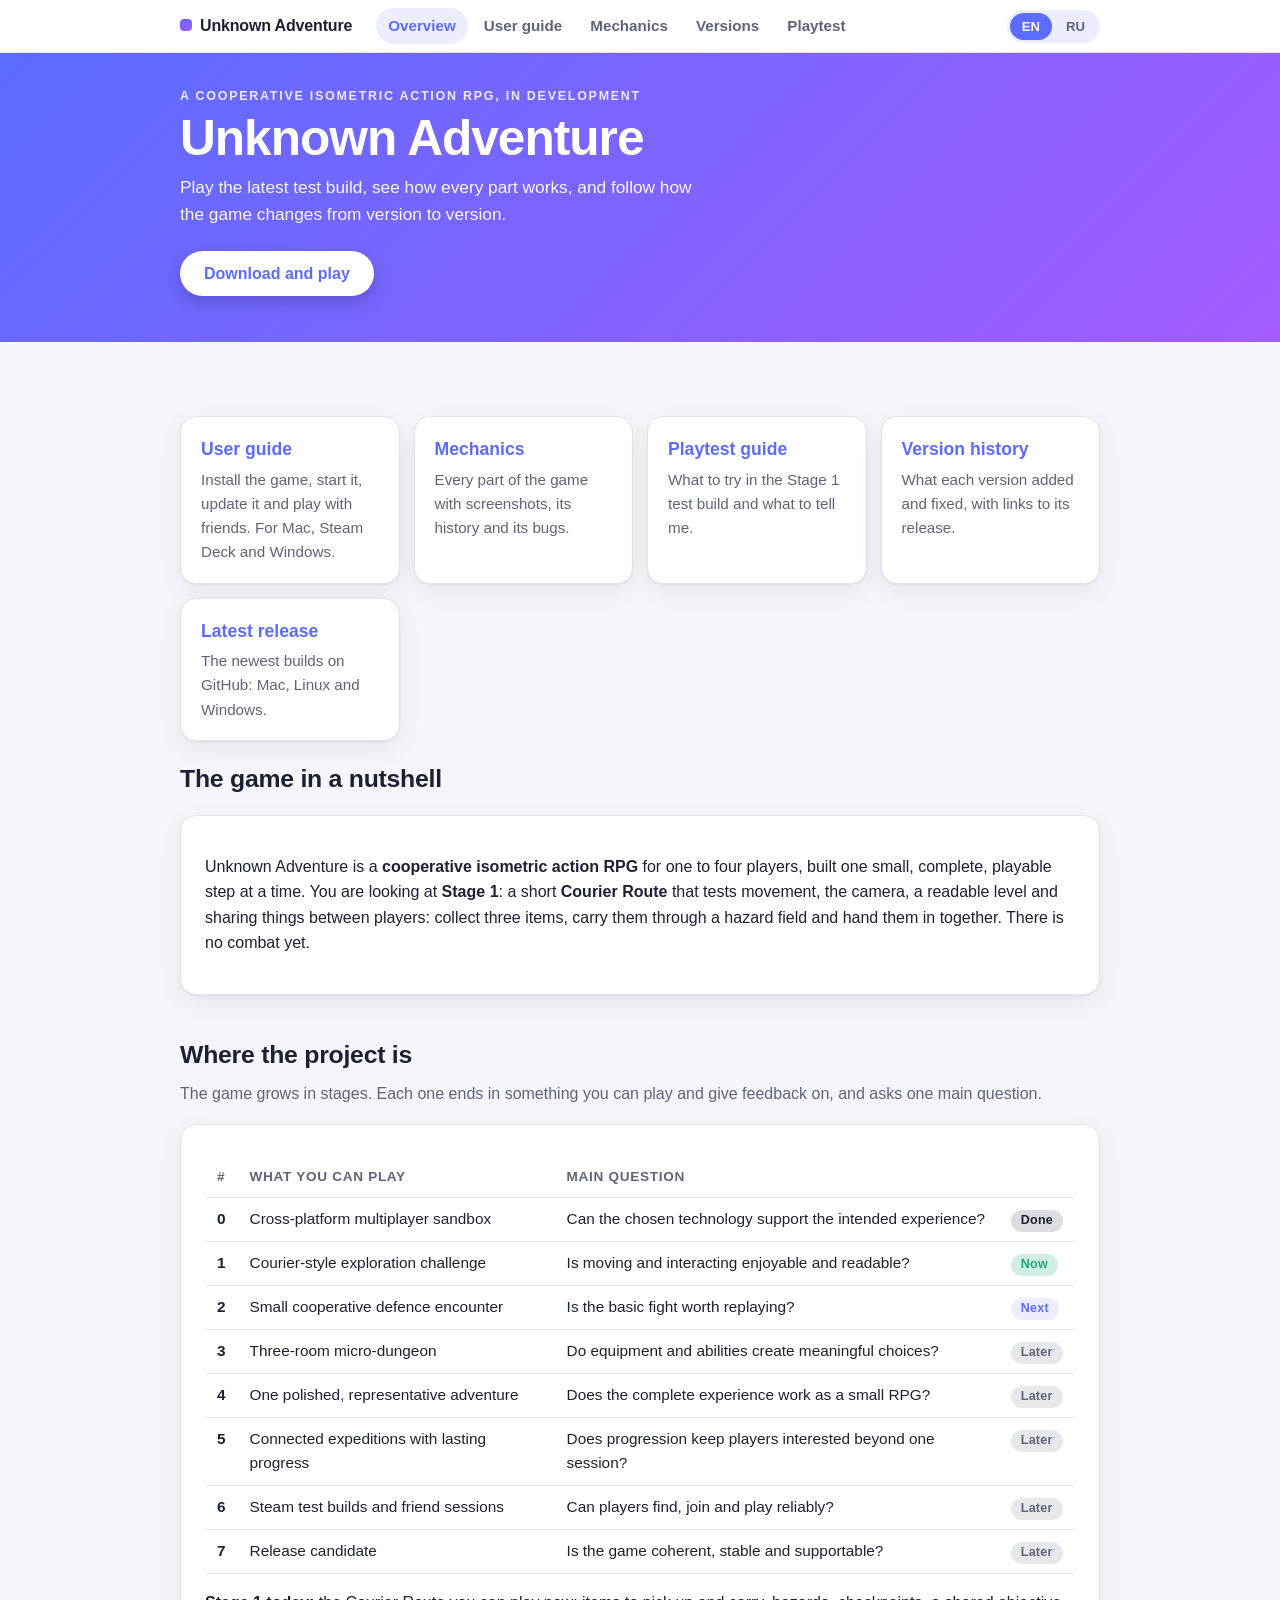
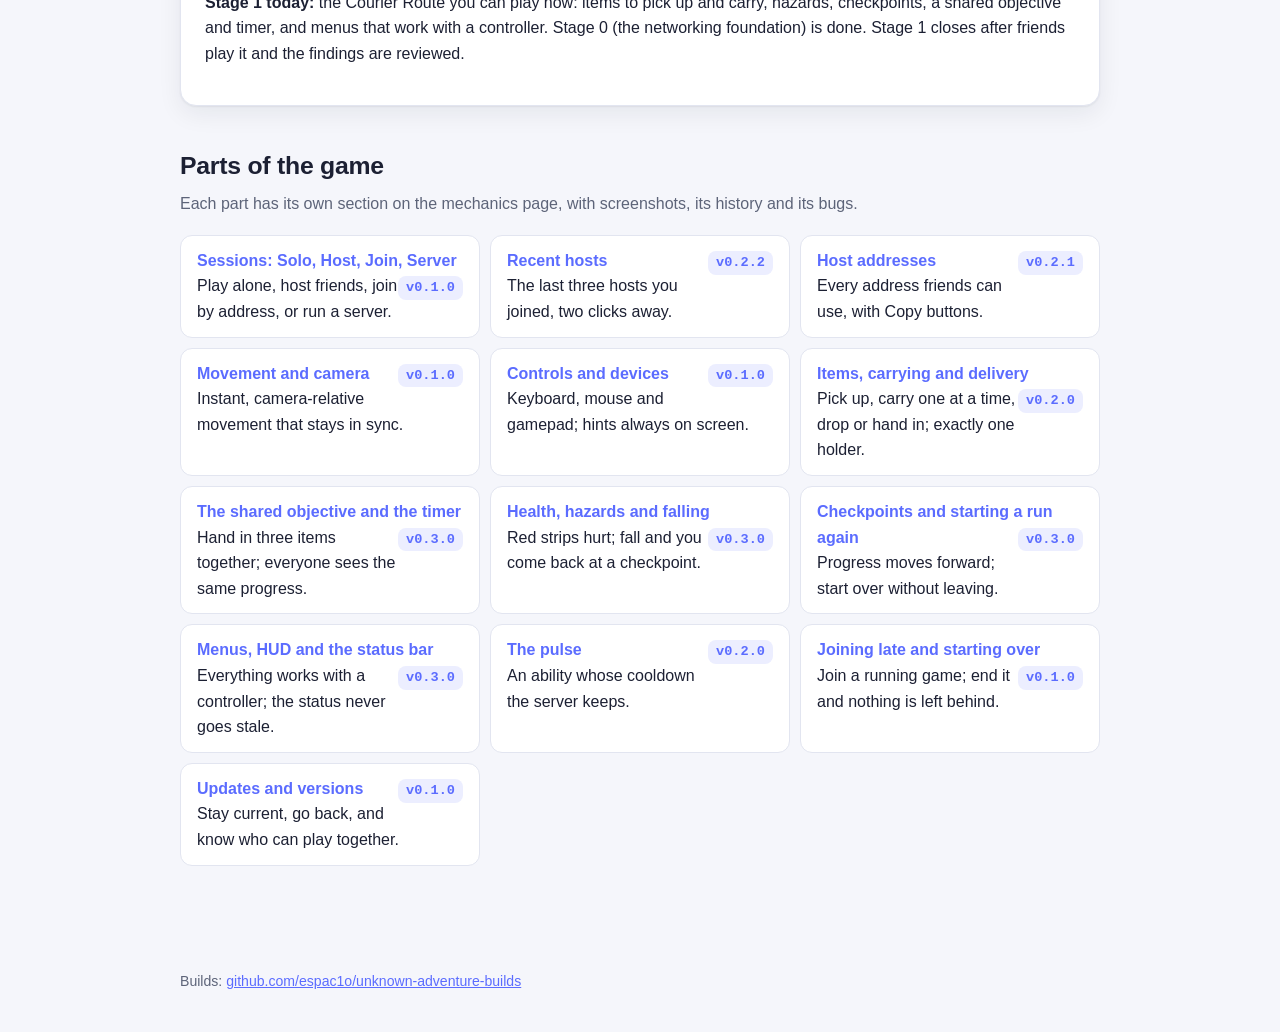
<file: index.html>
<!doctype html>
<html lang="en">
<head>
<meta charset="utf-8">
<meta name="viewport" content="width=device-width, initial-scale=1">
<title>Unknown Adventure</title>
<meta name="color-scheme" content="light dark">
<link rel="stylesheet" href="assets/style.css">
</head>
<body>

<nav class="topnav" aria-label="Site"><div class="wrap">
  <a class="brand" href="index.html" data-nav>Unknown Adventure</a>
  <div class="links">
    <a href="index.html" data-nav data-i18n="nav_overview">Overview</a>
    <a href="user_guide.html" data-nav data-i18n="nav_guide">User guide</a>
    <a href="mechanics.html" data-nav data-i18n="nav_mechanics">Mechanics</a>
    <a href="versions.html" data-nav data-i18n="nav_versions">Versions</a>
    <a href="playtest.html" data-nav data-i18n="nav_playtest">Playtest</a>
  </div>
  <div class="lang" role="group" aria-label="Language"><button type="button" data-lang="en" aria-pressed="true">EN</button><button type="button" data-lang="ru" aria-pressed="false">RU</button></div>
</div></nav>

<header class="hero slim"><div class="wrap">
  <p class="kicker" data-i18n="ih_kicker">A cooperative isometric action RPG, in development</p>
  <h1>Unknown Adventure</h1>
  <p class="lead" data-i18n="ih_lead">Play the latest test build, see how every part works, and follow how the game changes from version to version.</p>
  <p class="meta" style="display:none" id="latestLine"><span data-i18n="latest_label">Latest version:</span> <a class="badge" id="latest" href="https://github.com/espac1o/unknown-adventure-builds/releases/latest">…</a></p>
  <p><a class="cta" href="user_guide.html" data-nav data-i18n="cta_play">Download and play</a></p>
</div></header>

<main class="wrap">
<div class="cards">
    <a class="pagecard" href="user_guide.html" data-nav><h3><span data-i18n="c_guide_h">User guide</span></h3><p data-i18n="c_guide_p">Install the game, start it, update it and play with friends. For Mac, Steam Deck and Windows.</p></a>
    <a class="pagecard" href="mechanics.html" data-nav><h3><span data-i18n="c_mech_h">Mechanics</span></h3><p data-i18n="c_mech_p">Every part of the game with screenshots, its history and its bugs.</p></a>
    <a class="pagecard" href="playtest.html" data-nav><h3><span data-i18n="c_pt_h">Playtest guide</span></h3><p data-i18n="c_pt_p">What to try in the Stage 1 test build and what to tell me.</p></a>
    <a class="pagecard" href="versions.html" data-nav><h3><span data-i18n="c_ver_h">Version history</span></h3><p data-i18n="c_ver_p">What each version added and fixed, with links to its release.</p></a>
    <a class="pagecard" href="https://github.com/espac1o/unknown-adventure-builds/releases/latest"><h3><span data-i18n="c_dl_h">Latest release</span></h3><p data-i18n="c_dl_p">The newest builds on GitHub: Mac, Linux and Windows.</p></a>
  </div>
  <section>
    <h2 data-i18n="n_h">The game in a nutshell</h2>
    <div class="card"><div data-i18n="n_body"><p>Unknown Adventure is a <b>cooperative isometric action RPG</b> for one to four players, built one small, complete, playable step at a time. You are looking at <b>Stage 1</b>: a short <b>Courier Route</b> that tests movement, the camera, a readable level and sharing things between players: collect three items, carry them through a hazard field and hand them in together. There is no combat yet.</p></div></div>
  </section>
  <section>
    <h2 data-i18n="r_h">Where the project is</h2>
    <p class="sub" data-i18n="r_sub">The game grows in stages. Each one ends in something you can play and give feedback on, and asks one main question.</p>
    <div class="card"><table class="stages"><tr><th>#</th><th data-i18n="th_what">What you can play</th><th data-i18n="th_q">Main question</th><th></th></tr><tr><td>0</td><td><span data-i18n="s0_w">Cross-platform multiplayer sandbox</span></td><td><span data-i18n="s0_q">Can the chosen technology support the intended experience?</span></td><td><span class="chip done" data-i18n="chip_done">Done</span></td></tr><tr><td>1</td><td><span data-i18n="s1_w">Courier-style exploration challenge</span></td><td><span data-i18n="s1_q">Is moving and interacting enjoyable and readable?</span></td><td><span class="chip now" data-i18n="chip_now">Now</span></td></tr><tr><td>2</td><td><span data-i18n="s2_w">Small cooperative defence encounter</span></td><td><span data-i18n="s2_q">Is the basic fight worth replaying?</span></td><td><span class="chip next" data-i18n="chip_next">Next</span></td></tr><tr><td>3</td><td><span data-i18n="s3_w">Three-room micro-dungeon</span></td><td><span data-i18n="s3_q">Do equipment and abilities create meaningful choices?</span></td><td><span class="chip later" data-i18n="chip_later">Later</span></td></tr><tr><td>4</td><td><span data-i18n="s4_w">One polished, representative adventure</span></td><td><span data-i18n="s4_q">Does the complete experience work as a small RPG?</span></td><td><span class="chip later" data-i18n="chip_later">Later</span></td></tr><tr><td>5</td><td><span data-i18n="s5_w">Connected expeditions with lasting progress</span></td><td><span data-i18n="s5_q">Does progression keep players interested beyond one session?</span></td><td><span class="chip later" data-i18n="chip_later">Later</span></td></tr><tr><td>6</td><td><span data-i18n="s6_w">Steam test builds and friend sessions</span></td><td><span data-i18n="s6_q">Can players find, join and play reliably?</span></td><td><span class="chip later" data-i18n="chip_later">Later</span></td></tr><tr><td>7</td><td><span data-i18n="s7_w">Release candidate</span></td><td><span data-i18n="s7_q">Is the game coherent, stable and supportable?</span></td><td><span class="chip later" data-i18n="chip_later">Later</span></td></tr></table><p data-i18n="r_now"><b>Stage 1 today:</b> the Courier Route you can play now: items to pick up and carry, hazards, checkpoints, a shared objective and timer, and menus that work with a controller. Stage 0 (the networking foundation) is done. Stage 1 closes after friends play it and the findings are reviewed.</p></div>
  </section>
  <section>
    <h2 data-i18n="pt_h">Parts of the game</h2>
    <p class="sub" data-i18n="pt_sub">Each part has its own section on the mechanics page, with screenshots, its history and its bugs.</p>
    <ul class="partlist"><li><a href="mechanics.html#sessions" data-nav><span data-i18n="pt_sessions_h">Sessions: Solo, Host, Join, Server</span></a> <span class="since"><a class="tag" href="https://github.com/espac1o/unknown-adventure-builds/releases/tag/v0.1.0">v0.1.0</a></span><br><span data-i18n="pt_sessions_d">Play alone, host friends, join by address, or run a server.</span></li><li><a href="mechanics.html#recent" data-nav><span data-i18n="pt_recent_h">Recent hosts</span></a> <span class="since"><a class="tag" href="https://github.com/espac1o/unknown-adventure-builds/releases/tag/v0.2.2">v0.2.2</a></span><br><span data-i18n="pt_recent_d">The last three hosts you joined, two clicks away.</span></li><li><a href="mechanics.html#addresses" data-nav><span data-i18n="pt_addresses_h">Host addresses</span></a> <span class="since"><a class="tag" href="https://github.com/espac1o/unknown-adventure-builds/releases/tag/v0.2.1">v0.2.1</a></span><br><span data-i18n="pt_addresses_d">Every address friends can use, with Copy buttons.</span></li><li><a href="mechanics.html#movement" data-nav><span data-i18n="pt_movement_h">Movement and camera</span></a> <span class="since"><a class="tag" href="https://github.com/espac1o/unknown-adventure-builds/releases/tag/v0.1.0">v0.1.0</a></span><br><span data-i18n="pt_movement_d">Instant, camera-relative movement that stays in sync.</span></li><li><a href="mechanics.html#controls" data-nav><span data-i18n="pt_controls_h">Controls and devices</span></a> <span class="since"><a class="tag" href="https://github.com/espac1o/unknown-adventure-builds/releases/tag/v0.1.0">v0.1.0</a></span><br><span data-i18n="pt_controls_d">Keyboard, mouse and gamepad; hints always on screen.</span></li><li><a href="mechanics.html#items" data-nav><span data-i18n="pt_items_h">Items, carrying and delivery</span></a> <span class="since"><a class="tag" href="https://github.com/espac1o/unknown-adventure-builds/releases/tag/v0.2.0">v0.2.0</a></span><br><span data-i18n="pt_items_d">Pick up, carry one at a time, drop or hand in; exactly one holder.</span></li><li><a href="mechanics.html#objective" data-nav><span data-i18n="pt_objective_h">The shared objective and the timer</span></a> <span class="since"><a class="tag" href="https://github.com/espac1o/unknown-adventure-builds/releases/tag/v0.3.0">v0.3.0</a></span><br><span data-i18n="pt_objective_d">Hand in three items together; everyone sees the same progress.</span></li><li><a href="mechanics.html#hazards" data-nav><span data-i18n="pt_hazards_h">Health, hazards and falling</span></a> <span class="since"><a class="tag" href="https://github.com/espac1o/unknown-adventure-builds/releases/tag/v0.3.0">v0.3.0</a></span><br><span data-i18n="pt_hazards_d">Red strips hurt; fall and you come back at a checkpoint.</span></li><li><a href="mechanics.html#checkpoints" data-nav><span data-i18n="pt_checkpoints_h">Checkpoints and starting a run again</span></a> <span class="since"><a class="tag" href="https://github.com/espac1o/unknown-adventure-builds/releases/tag/v0.3.0">v0.3.0</a></span><br><span data-i18n="pt_checkpoints_d">Progress moves forward; start over without leaving.</span></li><li><a href="mechanics.html#menus" data-nav><span data-i18n="pt_menus_h">Menus, HUD and the status bar</span></a> <span class="since"><a class="tag" href="https://github.com/espac1o/unknown-adventure-builds/releases/tag/v0.3.0">v0.3.0</a></span><br><span data-i18n="pt_menus_d">Everything works with a controller; the status never goes stale.</span></li><li><a href="mechanics.html#pulse" data-nav><span data-i18n="pt_pulse_h">The pulse</span></a> <span class="since"><a class="tag" href="https://github.com/espac1o/unknown-adventure-builds/releases/tag/v0.2.0">v0.2.0</a></span><br><span data-i18n="pt_pulse_d">An ability whose cooldown the server keeps.</span></li><li><a href="mechanics.html#state" data-nav><span data-i18n="pt_state_h">Joining late and starting over</span></a> <span class="since"><a class="tag" href="https://github.com/espac1o/unknown-adventure-builds/releases/tag/v0.1.0">v0.1.0</a></span><br><span data-i18n="pt_state_d">Join a running game; end it and nothing is left behind.</span></li><li><a href="mechanics.html#updates" data-nav><span data-i18n="pt_updates_h">Updates and versions</span></a> <span class="since"><a class="tag" href="https://github.com/espac1o/unknown-adventure-builds/releases/tag/v0.1.0">v0.1.0</a></span><br><span data-i18n="pt_updates_d">Stay current, go back, and know who can play together.</span></li></ul>
  </section>
</main>

<footer class="wrap"><span data-i18n="footer">Builds:</span> <a href="https://github.com/espac1o/unknown-adventure-builds/releases">github.com/espac1o/unknown-adventure-builds</a></footer>

<script>
/*RU-START*/
window.UA_RU = {
    c_guide_h: `Руководство`,
    c_guide_p: `Установка, запуск, обновление и игра с друзьями. Для Mac, Steam Deck и Windows.`,
    c_mech_h: `Механики`,
    c_mech_p: `Каждая часть игры со скриншотами, историей и найденными ошибками.`,
    c_pt_h: `Руководство по плейтесту`,
    c_pt_p: `Что попробовать в тестовой сборке этапа 1 и что мне рассказать.`,
    c_ver_h: `История версий`,
    c_ver_p: `Что добавила и исправила каждая версия, со ссылками на релизы.`,
    c_dl_h: `Последний релиз`,
    c_dl_p: `Самые новые сборки на GitHub: Mac, Linux и Windows.`,
    n_h: `Игра в двух словах`,
    n_body: `<p>Unknown Adventure — это <b>кооперативная изометрическая экшен-RPG</b> для одного-четырёх игроков, которая создаётся маленькими законченными играбельными шагами. Сейчас вы смотрите на <b>этап 1</b>: короткий <b>Courier Route</b>, который проверяет движение, камеру, читаемость уровня и общие предметы: соберите три предмета, пронесите их через поле опасностей и сдайте вместе. Боёв пока нет.</p>`,
    s0_w: `Кроссплатформенная сетевая песочница`,
    s0_q: `Способна ли выбранная технология обеспечить задуманный опыт?`,
    chip_done: `Готово`,
    s1_w: `Испытание на исследование в духе курьера`,
    s1_q: `Приятно ли двигаться и взаимодействовать, и понятно ли это?`,
    chip_now: `Сейчас`,
    s2_w: `Небольшая кооперативная оборона`,
    s2_q: `Стоит ли основная схватка того, чтобы играть её снова?`,
    chip_next: `Далее`,
    s3_w: `Микроподземелье из трёх комнат`,
    s3_q: `Создают ли снаряжение и способности значимый выбор?`,
    chip_later: `Позже`,
    s4_w: `Одно отполированное показательное приключение`,
    s4_q: `Работает ли целостный опыт как небольшая RPG?`,
    s5_w: `Связанные экспедиции с долгим прогрессом`,
    s5_q: `Удерживает ли прогресс интерес дольше одной сессии?`,
    s6_w: `Тестовые сборки в Steam и сессии с друзьями`,
    s6_q: `Могут ли игроки надёжно находить игры, подключаться и играть?`,
    s7_w: `Кандидат в релиз`,
    s7_q: `Целостна ли, стабильна ли игра и можно ли её поддерживать?`,
    r_h: `На каком этапе проект`,
    r_sub: `Игра растёт этапами. Каждый заканчивается тем, во что можно поиграть и оставить отзыв, и задаёт один главный вопрос.`,
    r_now: `<b>Этап 1 сегодня:</b> маршрут Courier Route, в который можно играть сейчас: предметы, которые можно взять и нести, опасности, чекпоинты, общая цель с таймером и меню, работающие с геймпадом. Этап 0 (сетевой фундамент) завершён. Этап 1 закончится, когда друзья поиграют и выводы будут разобраны.`,
    th_what: `Во что можно играть`,
    th_q: `Главный вопрос`,
    pt_sessions_h: `Сессии: Solo, Host, Join, Server`,
    pt_sessions_d: `Играйте один, принимайте друзей, подключайтесь по адресу или запустите сервер.`,
    pt_recent_h: `Недавние хосты`,
    pt_recent_d: `Три последних хоста, к которым вы подключались, — в два нажатия.`,
    pt_addresses_h: `Адреса хоста`,
    pt_addresses_d: `Все адреса, по которым могут подключиться друзья, с кнопками Copy.`,
    pt_movement_h: `Движение и камера`,
    pt_movement_d: `Мгновенное движение относительно камеры, которое остаётся синхронным.`,
    pt_controls_h: `Управление и устройства`,
    pt_controls_d: `Клавиатура, мышь и геймпад; подсказки всегда на экране.`,
    pt_items_h: `Предметы, ноши и сдача`,
    pt_items_d: `Возьмите, несите по одному, бросьте или сдайте; ровно один владелец.`,
    pt_objective_h: `Общая цель и таймер`,
    pt_objective_d: `Сдайте три предмета вместе; все видят один и тот же прогресс.`,
    pt_hazards_h: `Здоровье, опасности и падение`,
    pt_hazards_d: `Красные полосы ранят; упали, и вы возвращаетесь на чекпоинте.`,
    pt_checkpoints_h: `Чекпоинты и новый забег`,
    pt_checkpoints_d: `Прогресс идёт вперёд; начните заново, не выходя.`,
    pt_menus_h: `Меню, интерфейс и строка состояния`,
    pt_menus_d: `Всё работает с геймпада; состояние не залипает.`,
    pt_pulse_h: `Импульс`,
    pt_pulse_d: `Способность, перезарядку которой считает сервер.`,
    pt_state_h: `Позднее подключение и новый старт`,
    pt_state_d: `Подключайтесь к идущей игре; завершите её, и ничего не останется.`,
    pt_updates_h: `Обновления и версии`,
    pt_updates_d: `Оставайтесь на актуальной версии, откатывайтесь и знайте, кто может играть вместе.`,
    pt_h: `Части игры`,
    pt_sub: `У каждой части есть раздел на странице механик — со скриншотами, историей и ошибками.`,
    cta_play: `Скачать и играть`,
    ih_kicker: `Кооперативная изометрическая экшен-RPG в разработке`,
    ih_lead: `Играйте в последнюю тестовую сборку, смотрите, как устроена каждая часть, и следите, как игра меняется от версии к версии.`,
    page_title: `Unknown Adventure — обзор`
};
/*RU-END*/
</script>
<script src="assets/site.js"></script>
</body>
</html>
</file>
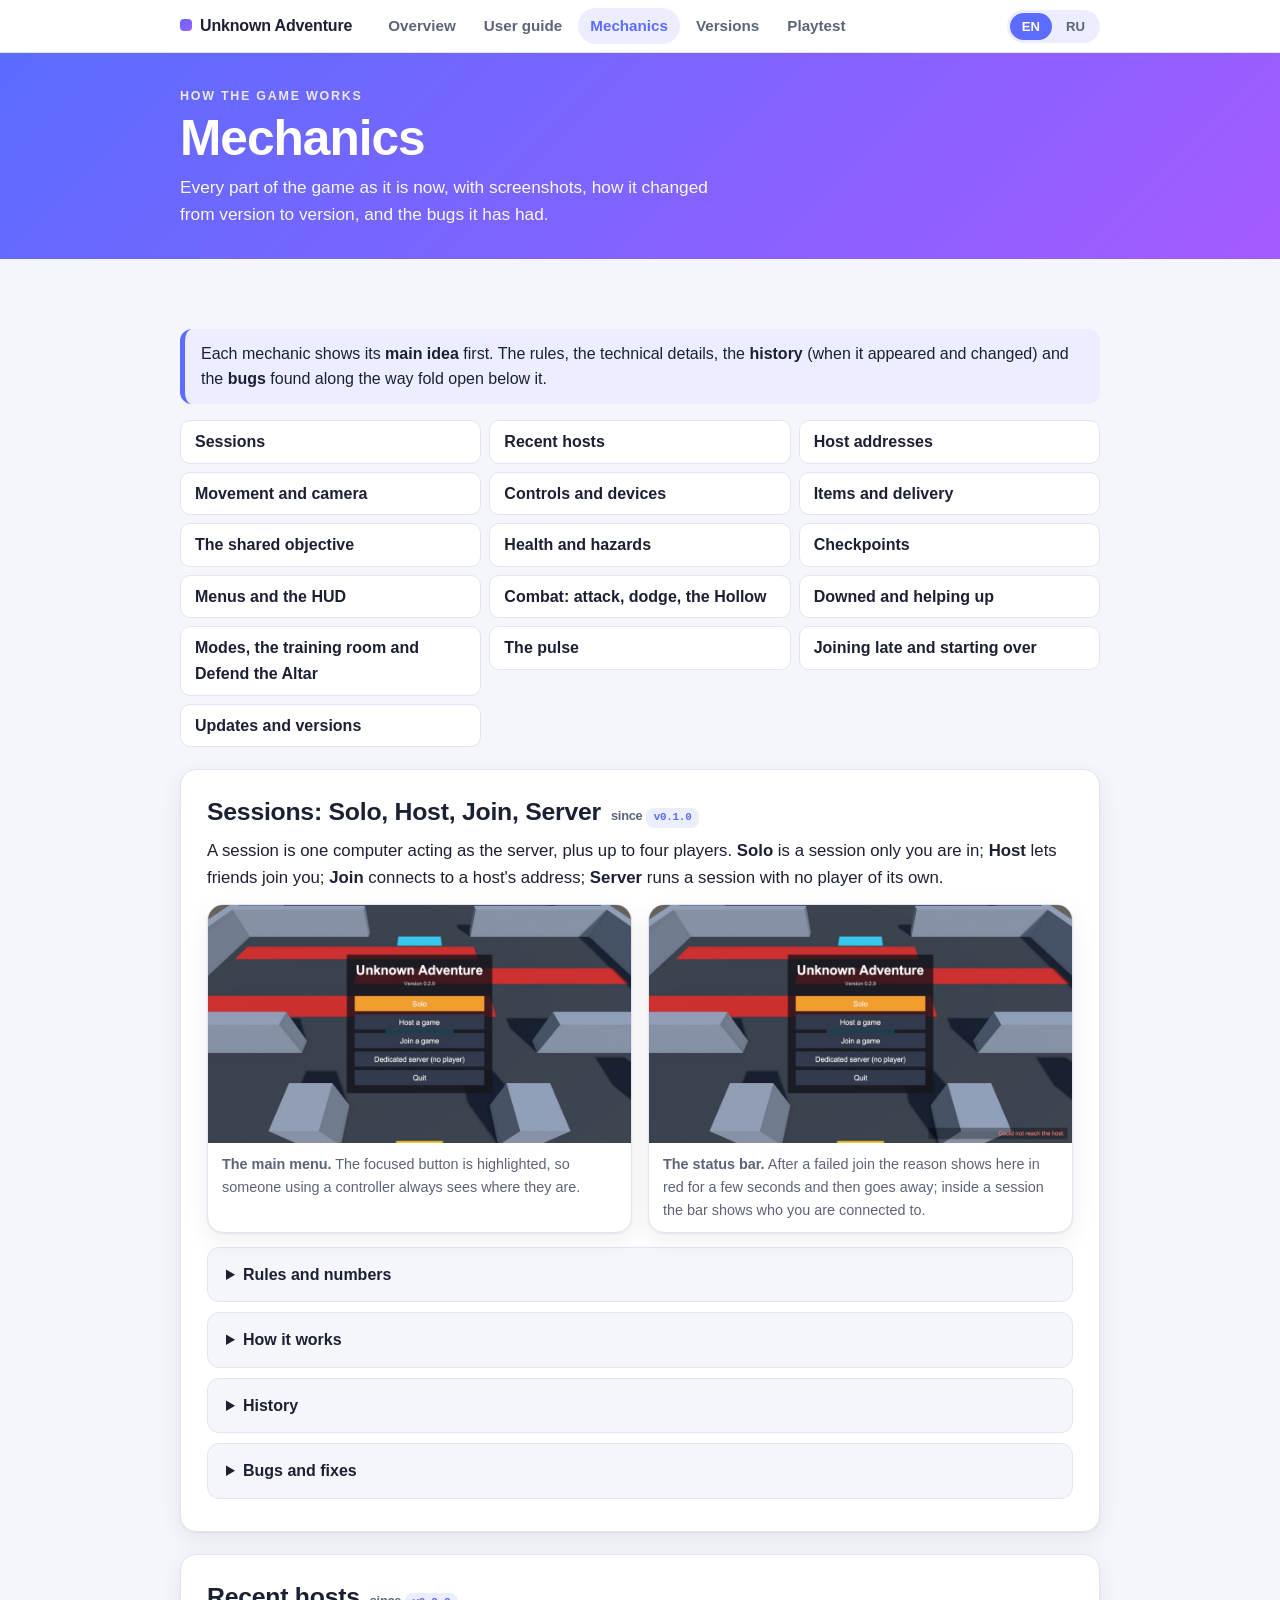
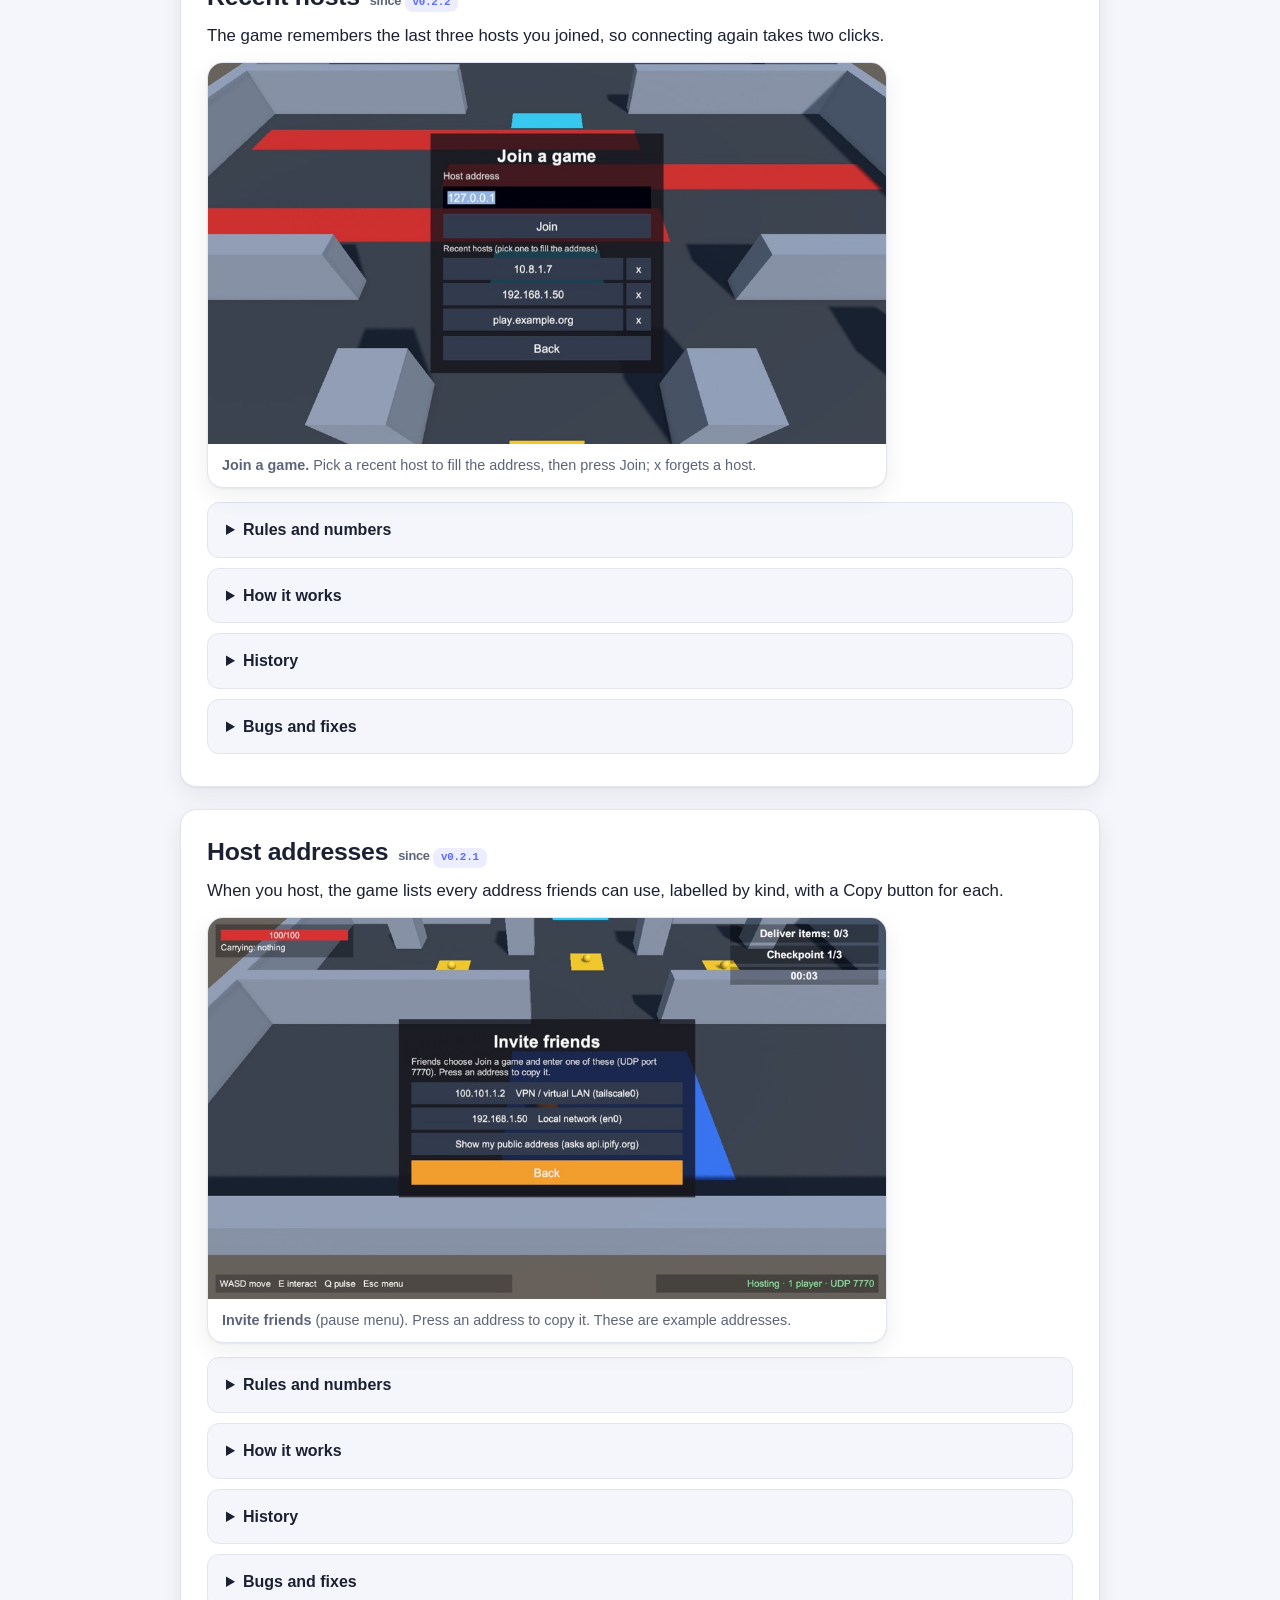
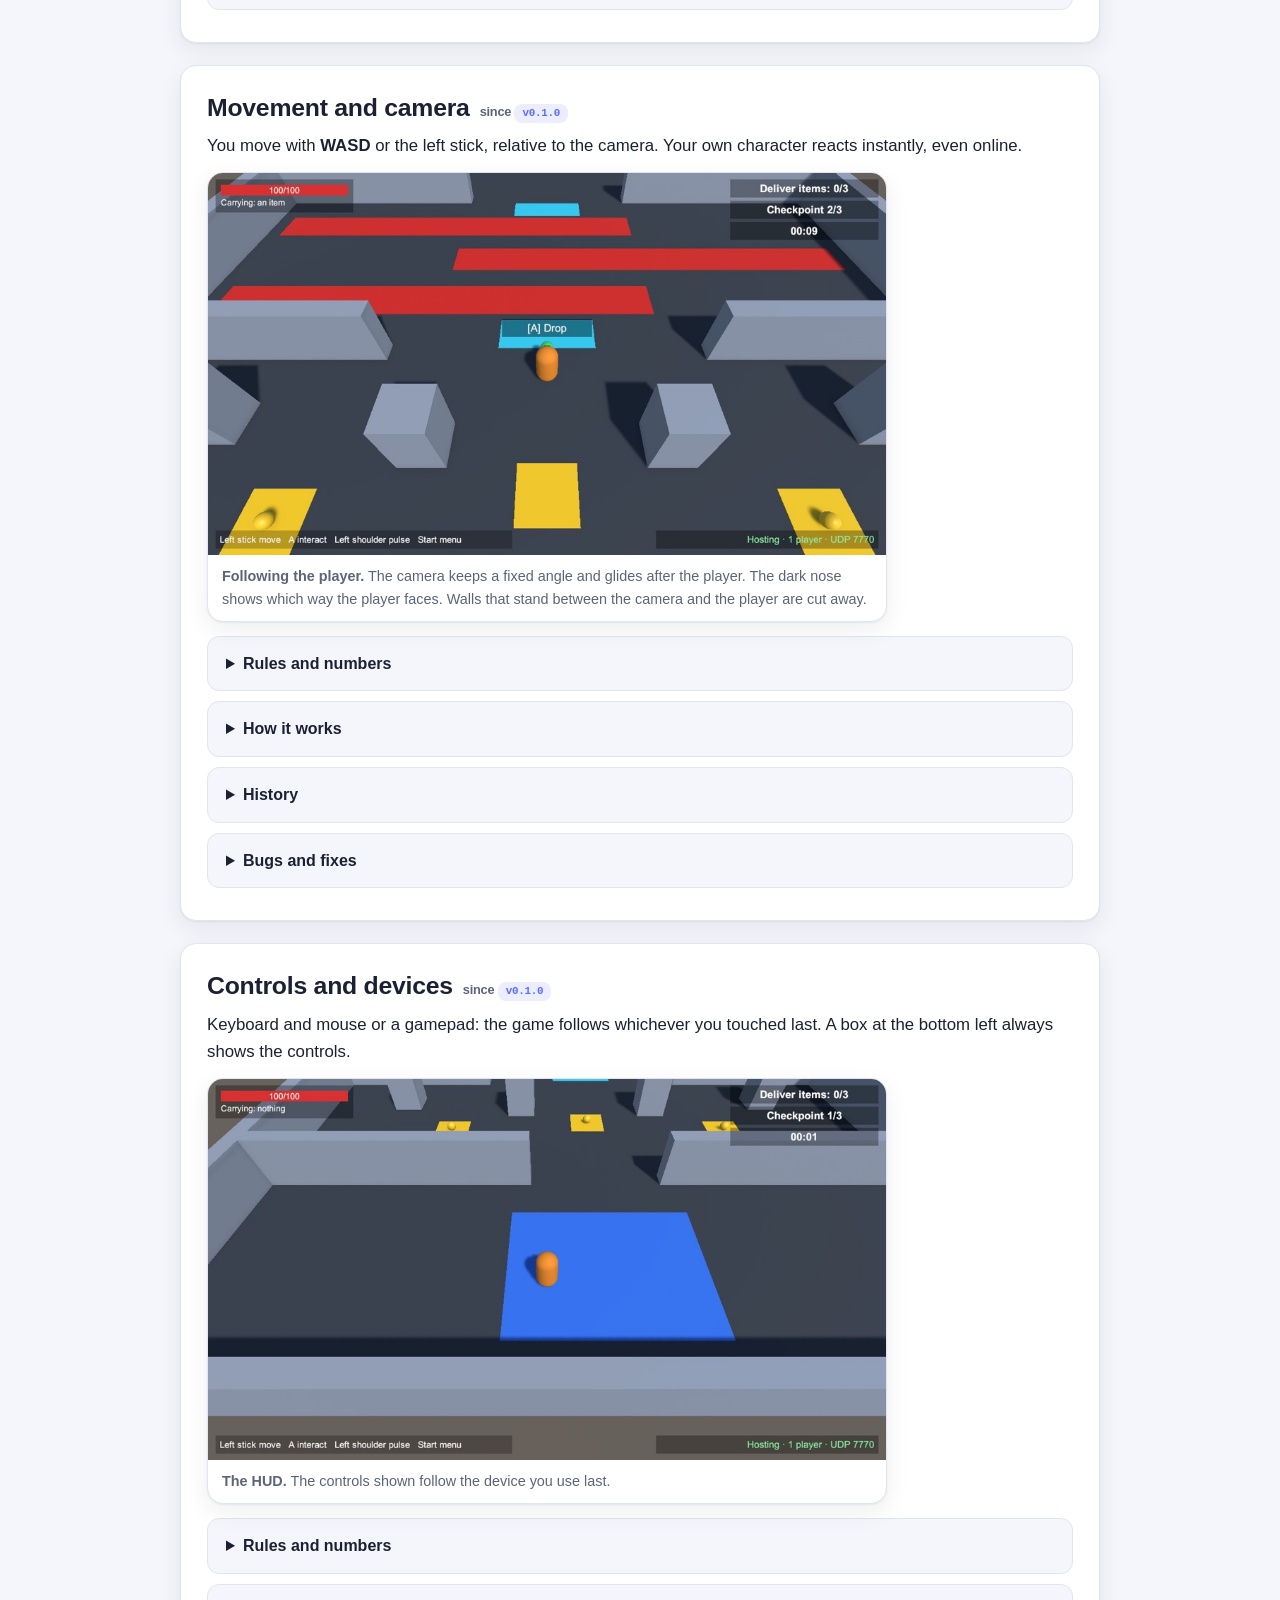
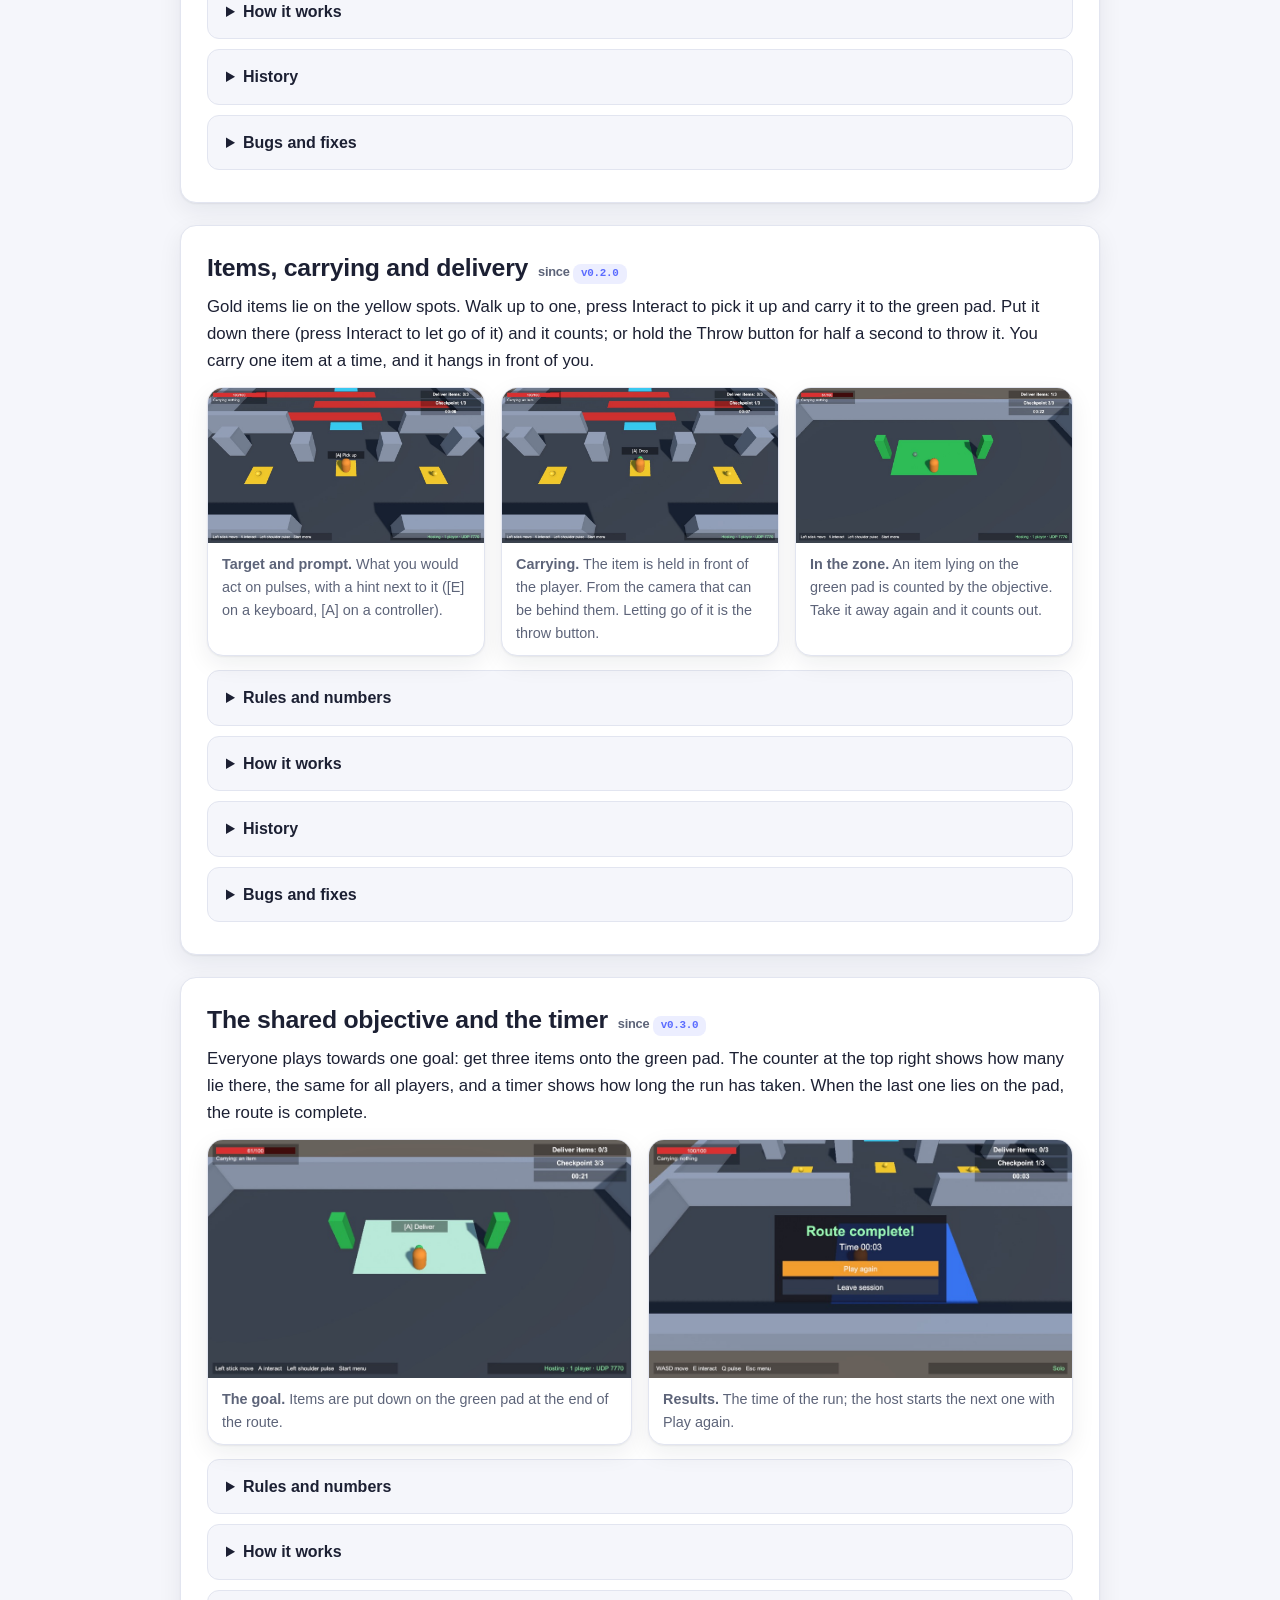
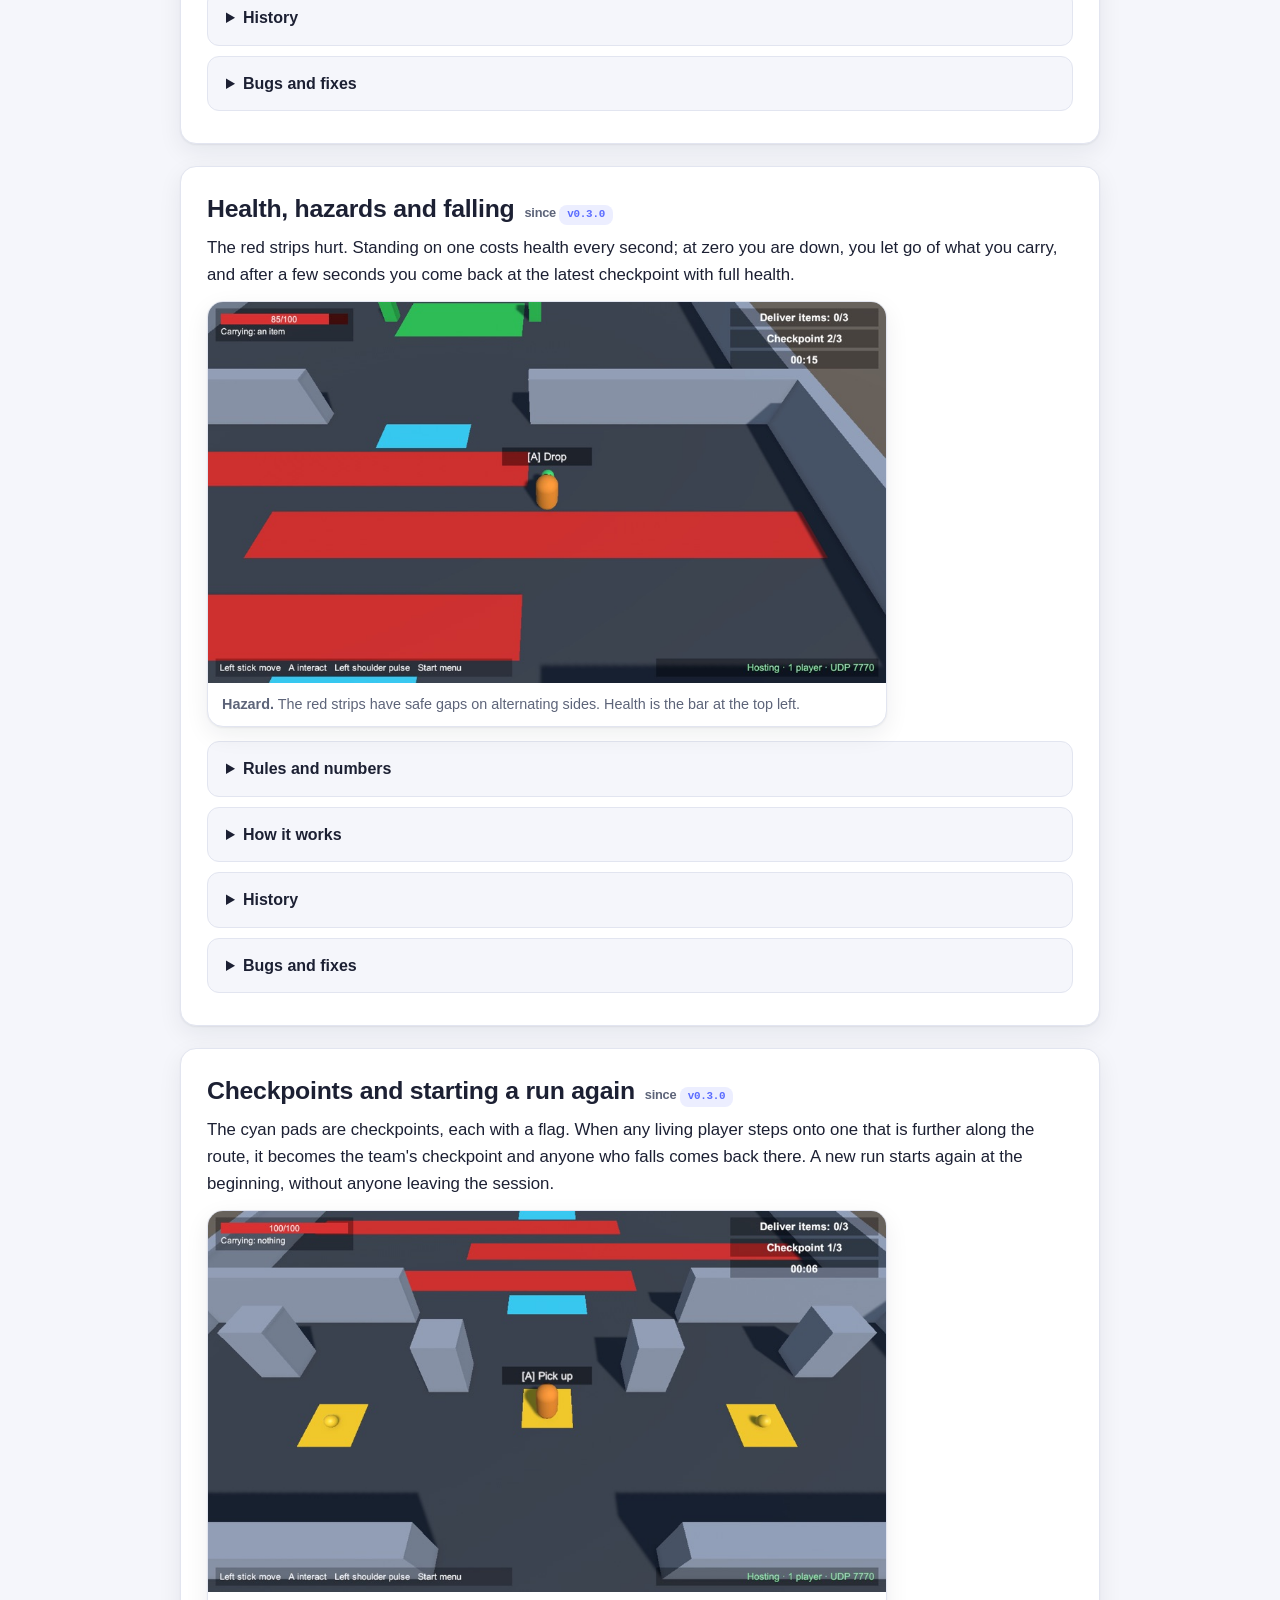
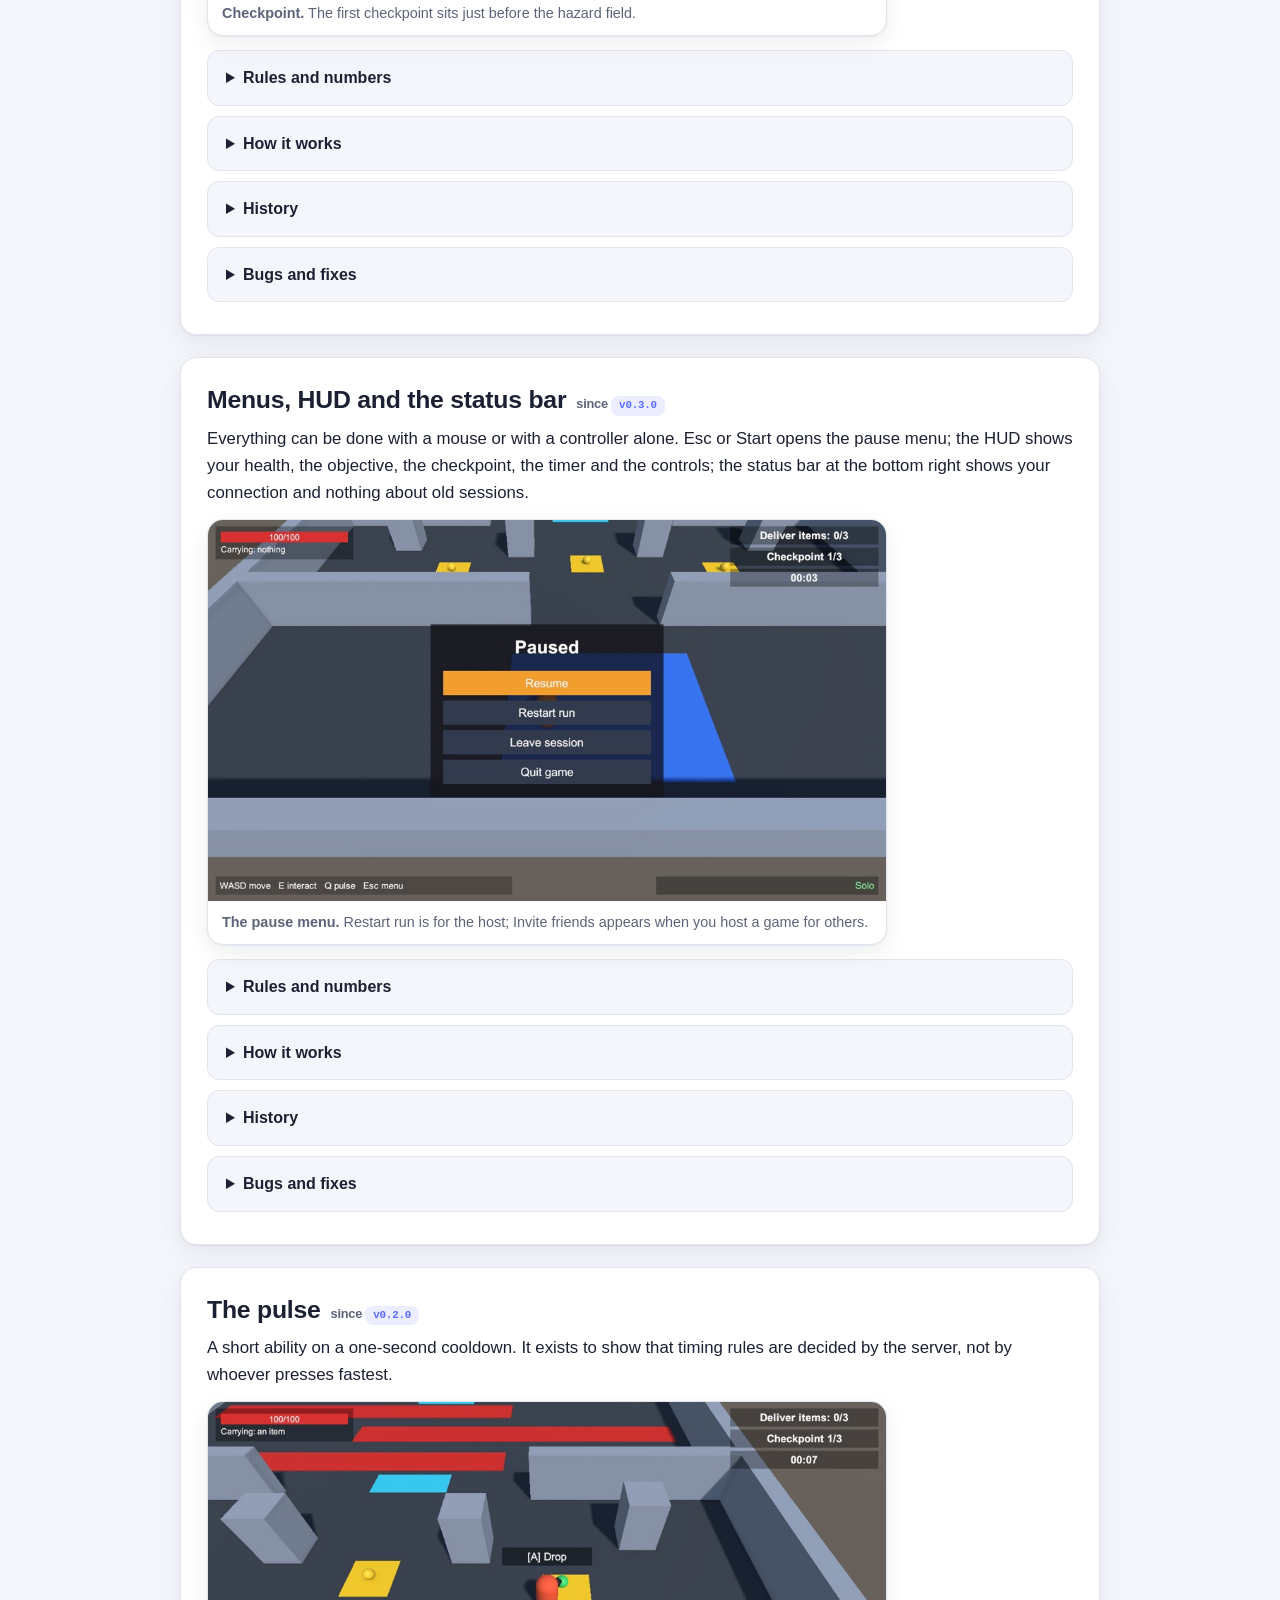
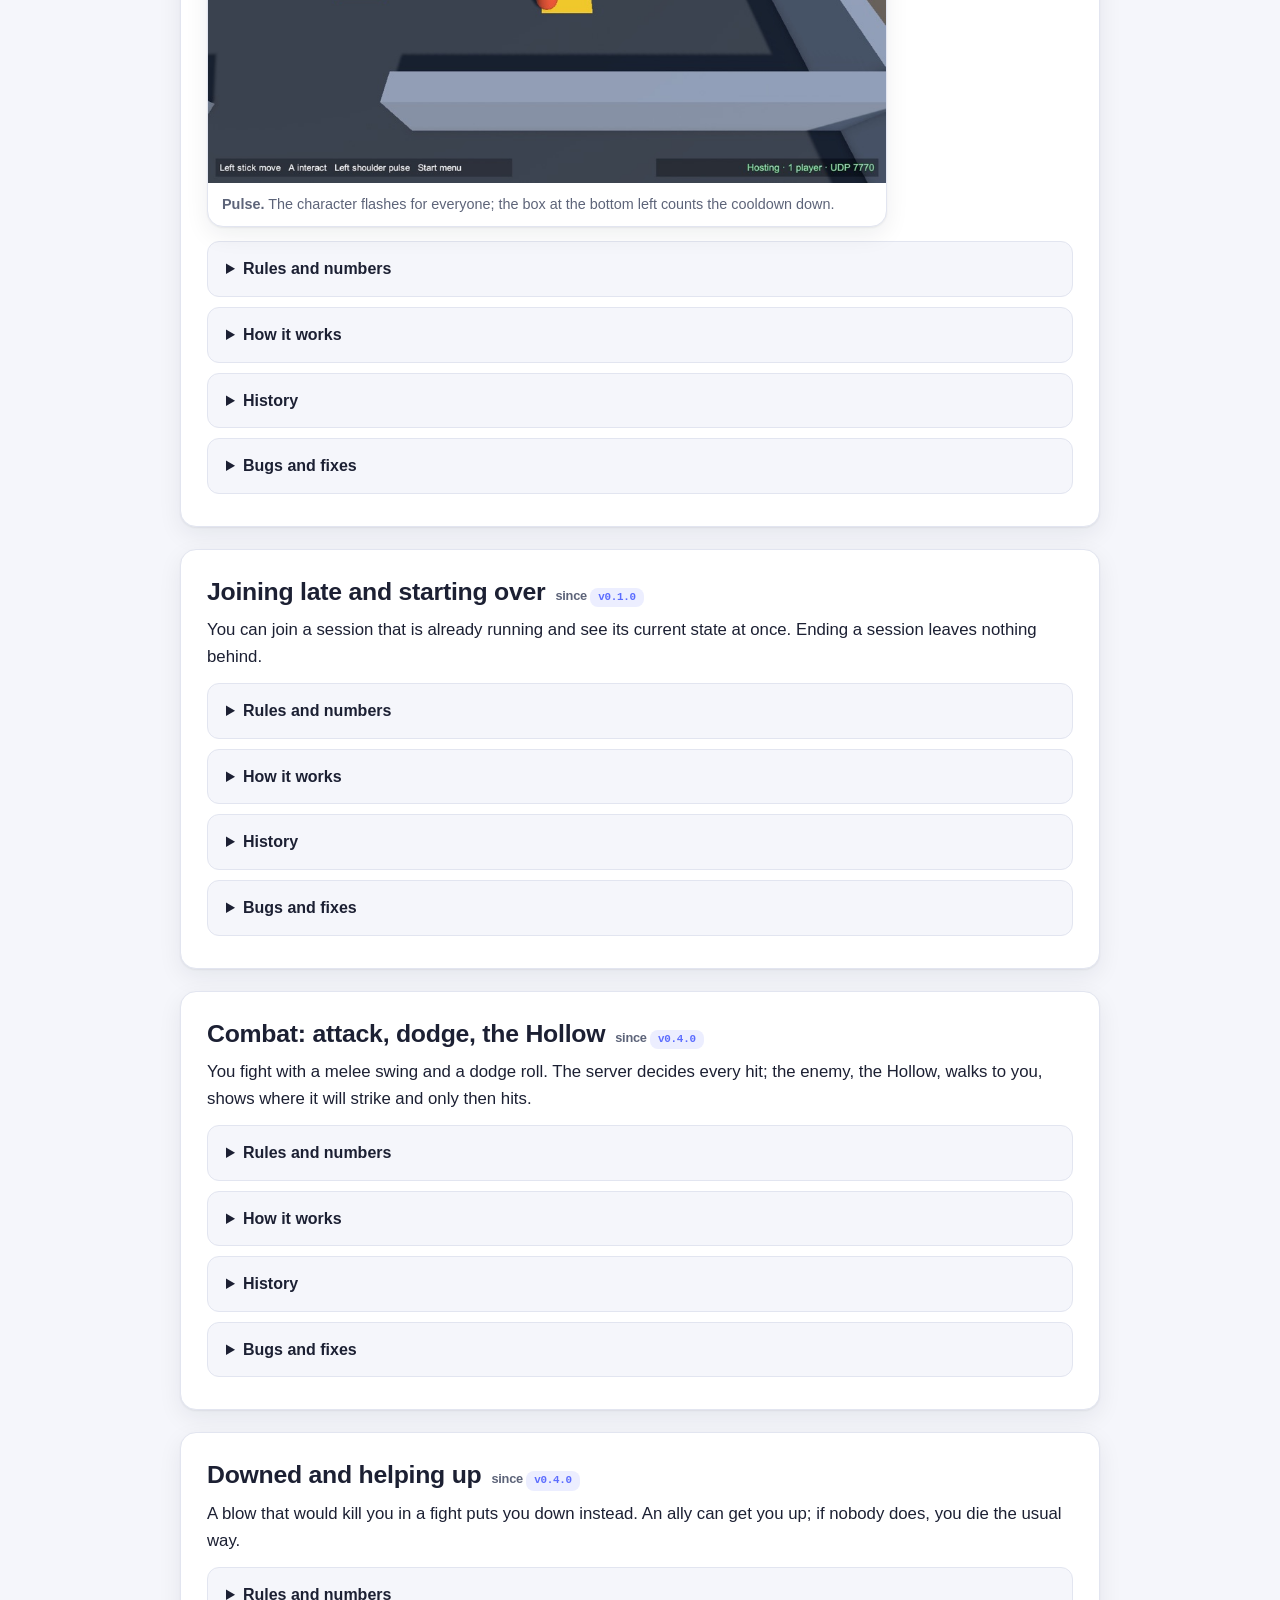
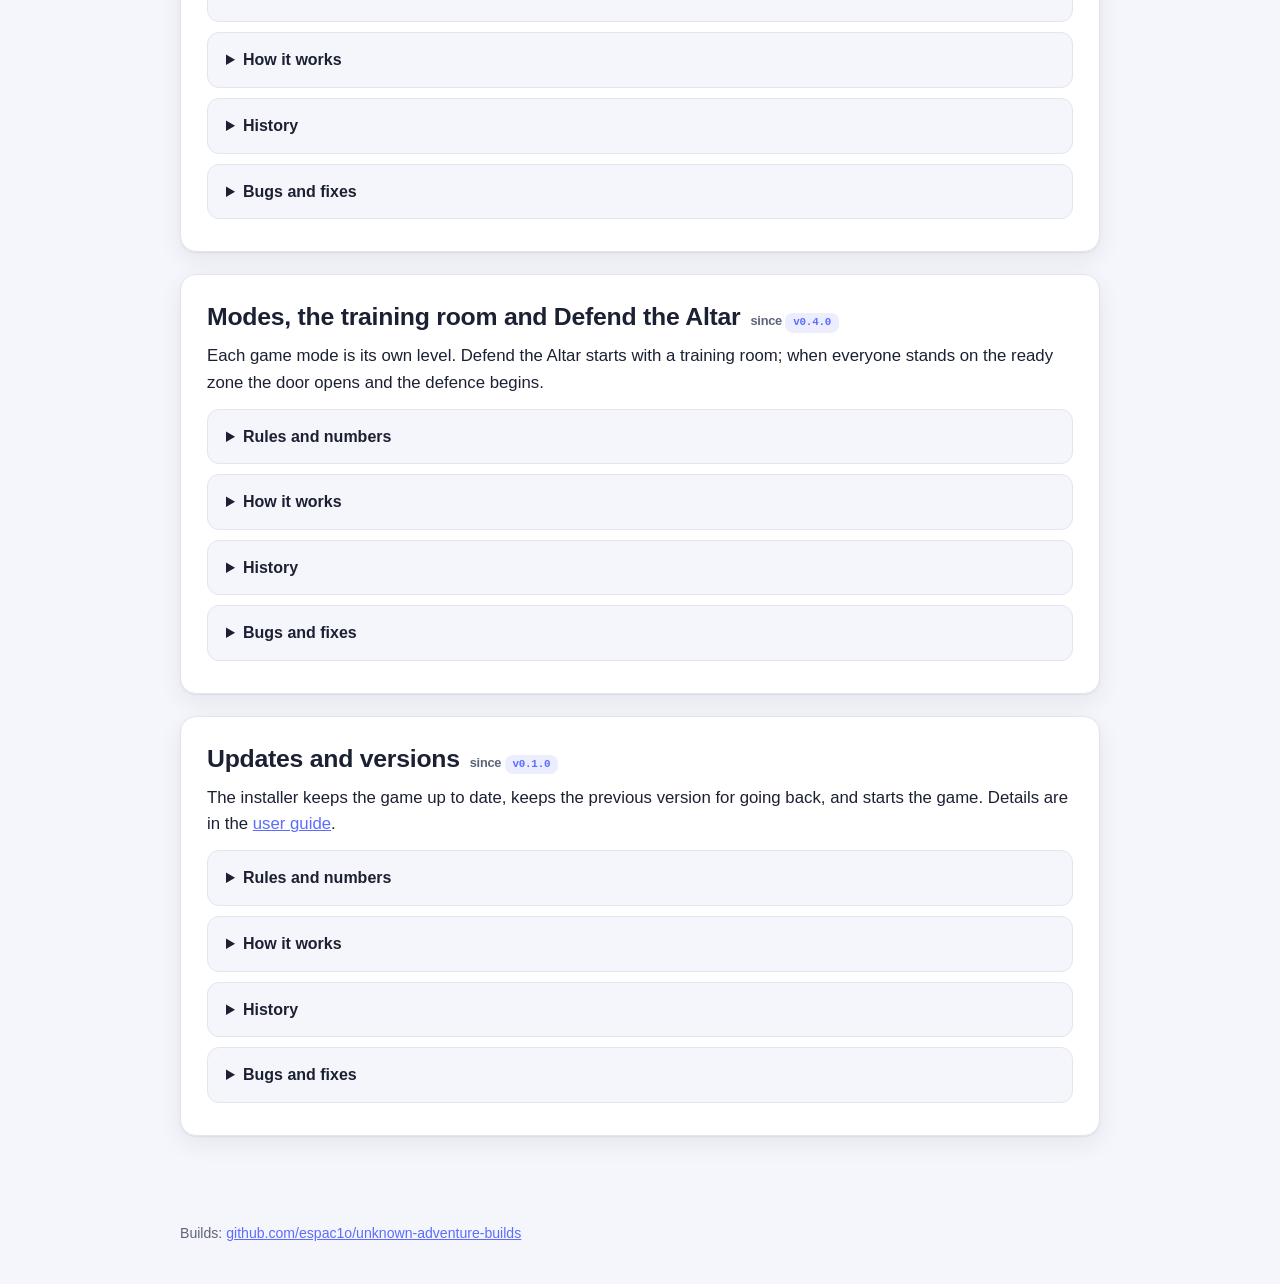
<file: mechanics.html>
<!doctype html>
<html lang="en">
<head>
<meta charset="utf-8">
<meta name="viewport" content="width=device-width, initial-scale=1">
<title>Unknown Adventure: mechanics</title>
<meta name="color-scheme" content="light dark">
<link rel="stylesheet" href="assets/style.css">
</head>
<body>

<nav class="topnav" aria-label="Site"><div class="wrap">
  <a class="brand" href="index.html" data-nav>Unknown Adventure</a>
  <div class="links">
    <a href="index.html" data-nav data-i18n="nav_overview">Overview</a>
    <a href="user_guide.html" data-nav data-i18n="nav_guide">User guide</a>
    <a href="mechanics.html" data-nav data-i18n="nav_mechanics">Mechanics</a>
    <a href="versions.html" data-nav data-i18n="nav_versions">Versions</a>
    <a href="playtest.html" data-nav data-i18n="nav_playtest">Playtest</a>
  </div>
  <div class="lang" role="group" aria-label="Language"><button type="button" data-lang="en" aria-pressed="true">EN</button><button type="button" data-lang="ru" aria-pressed="false">RU</button></div>
</div></nav>

<header class="hero slim"><div class="wrap">
  <p class="kicker" data-i18n="mh_kicker">How the game works</p>
  <h1>Mechanics</h1>
  <p class="lead" data-i18n="mh_lead">Every part of the game as it is now, with screenshots, how it changed from version to version, and the bugs it has had.</p>
</div></header>

<main class="wrap">
<div class="note"><p data-i18n="mech_intro">Each mechanic shows its <b>main idea</b> first. The rules, the technical details, the <b>history</b> (when it appeared and changed) and the <b>bugs</b> found along the way fold open below it.</p></div>
  <ul class="toc"><li><a href="#sessions"><span data-i18n="toc_sessions">Sessions</span></a></li><li><a href="#recent"><span data-i18n="toc_recent">Recent hosts</span></a></li><li><a href="#addresses"><span data-i18n="toc_addresses">Host addresses</span></a></li><li><a href="#movement"><span data-i18n="toc_movement">Movement and camera</span></a></li><li><a href="#controls"><span data-i18n="toc_controls">Controls and devices</span></a></li><li><a href="#items"><span data-i18n="toc_items">Items and delivery</span></a></li><li><a href="#objective"><span data-i18n="toc_objective">The shared objective</span></a></li><li><a href="#hazards"><span data-i18n="toc_hazards">Health and hazards</span></a></li><li><a href="#checkpoints"><span data-i18n="toc_checkpoints">Checkpoints</span></a></li><li><a href="#menus"><span data-i18n="toc_menus">Menus and the HUD</span></a></li><li><a href="#combat"><span data-i18n="toc_combat">Combat: attack, dodge, the Hollow</span></a></li><li><a href="#recovery"><span data-i18n="toc_recovery">Downed and helping up</span></a></li><li><a href="#altar"><span data-i18n="toc_altar">Modes, the training room and Defend the Altar</span></a></li><li><a href="#pulse"><span data-i18n="toc_pulse">The pulse</span></a></li><li><a href="#state"><span data-i18n="toc_state">Joining late and starting over</span></a></li><li><a href="#updates"><span data-i18n="toc_updates">Updates and versions</span></a></li></ul>
  <section class="mech" id="sessions"><h2><span data-i18n="sessions_h">Sessions: Solo, Host, Join, Server</span> <span class="since"><span data-i18n="since">since</span> <a class="tag" href="https://github.com/espac1o/unknown-adventure-builds/releases/tag/v0.1.0">v0.1.0</a></span></h2><p class="idea" data-i18n="sessions_idea">A session is one computer acting as the server, plus up to four players. <b>Solo</b> is a session only you are in; <b>Host</b> lets friends join you; <b>Join</b> connects to a host's address; <b>Server</b> runs a session with no player of its own.</p><div class="shots"><figure><img data-i18n-alt="f_menu_alt" src="assets/img/main_menu.jpg" alt="The main menu: Solo, Host a game, Join a game, Dedicated server and Quit"><figcaption data-i18n="f_menu_cap"><b>The main menu.</b> The focused button is highlighted, so someone using a controller always sees where they are.</figcaption></figure><figure><img data-i18n-alt="f_status_alt" src="assets/img/failed_join.jpg" alt="The main menu after a failed join, with a red message in the status bar at the bottom right"><figcaption data-i18n="f_status_cap"><b>The status bar.</b> After a failed join the reason shows here in red for a few seconds and then goes away; inside a session the bar shows who you are connected to.</figcaption></figure></div><details><summary><span data-i18n="grp_rules">Rules and numbers</span></summary><div data-i18n="sessions_rules"><ul><li>Up to <b>4 players</b> per session; one computer (the host or the server) is the authority.</li><li><b>Solo</b> is a host that listens on your own computer only, so nobody else can connect. It follows exactly the same rules as multiplayer.</li><li><b>Join</b> needs the host's address. The port is <b>UDP 7770</b>.</li><li>Everyone must run the <b>same version</b>. Otherwise the host refuses with &ldquo;Incompatible game version. You have X; the host has Y.&rdquo;</li><li>Failures are explained: <i>Could not reach the host</i> (wrong address, host not started, firewall), <i>Could not start the server</i> (the port is already in use).</li><li>The state button reads Offline, Starting, Hosting, Serving, Connecting or Connected, and folds the panel away.</li></ul></div></details><details><summary><span data-i18n="grp_how">How it works</span></summary><div data-i18n="sessions_how"><p>The host's computer decides everything that matters: movement results, who holds the ball, cooldowns. Clients send what the player wants and draw what the server says. Solo uses the same code, so single-player and multiplayer cannot behave differently.</p><p>Technically: FishNet over the Tugboat UDP transport. When a client connects, the server checks its version and answers before disconnecting a client that does not match.</p></div></details><details><summary><span data-i18n="grp_history">History</span></summary><ul class="timeline"><li><a class="tag" href="https://github.com/espac1o/unknown-adventure-builds/releases/tag/v0.1.0">v0.1.0</a> <span class="date">2026-11-03</span> <span data-i18n="sessions_h0">Solo, Host, Join, Disconnect and the version check.</span></li><li><a class="tag" href="https://github.com/espac1o/unknown-adventure-builds/releases/tag/v0.2.0">v0.2.0</a> <span class="date">2026-11-03</span> <span data-i18n="sessions_h1">Dedicated server mode (the <code>-server</code> switch).</span></li><li><a class="tag" href="https://github.com/espac1o/unknown-adventure-builds/releases/tag/v0.2.2">v0.2.2</a> <span class="date">2026-11-07</span> <span data-i18n="sessions_h2">The state label became a button that folds the panel away; a Server entry was added to the menu.</span></li><li><a class="tag" href="https://github.com/espac1o/unknown-adventure-builds/releases/tag/v0.3.0">v0.3.0</a> <span class="date">2026-11-03</span> <span data-i18n="sessions_h3">A new main menu, pause menu and results screen that work with a controller; the connection status moved to a bar at the bottom right that never shows information about a previous session.</span></li></ul></details><details><summary><span data-i18n="grp_bugs">Bugs and fixes</span></summary><div data-i18n="sessions_bugs"><div class="bug fixed"><b class="status">Fixed before v0.1.0</b> A player refused for a version mismatch sometimes saw a generic &ldquo;could not reach the host&rdquo; instead of the version message: the server dropped the connection before the reply arrived. The server now waits a quarter of a second before it disconnects the player.</div></div></details></section>
  <section class="mech" id="recent"><h2><span data-i18n="recent_h">Recent hosts</span> <span class="since"><span data-i18n="since">since</span> <a class="tag" href="https://github.com/espac1o/unknown-adventure-builds/releases/tag/v0.2.2">v0.2.2</a></span></h2><p class="idea" data-i18n="recent_idea">The game remembers the last three hosts you joined, so connecting again takes two clicks.</p><div class="shots one"><figure><img data-i18n-alt="f_recent_alt" src="assets/img/join.jpg" alt="The join screen: an address field and three recent hosts, each with an x button"><figcaption data-i18n="f_recent_cap"><b>Join a game.</b> Pick a recent host to fill the address, then press Join; x forgets a host.</figcaption></figure></div><details><summary><span data-i18n="grp_rules">Rules and numbers</span></summary><div data-i18n="recent_rules"><ul><li>An address is saved only after you <b>connected</b> successfully.</li><li>Newest first, at most <b>three</b>; joining an old host again moves it to the top without a duplicate.</li><li>Clicking an entry only <b>fills the field</b>: you still press Join.</li><li>The <b>x</b> deletes an entry.</li><li>Only letters, digits and <code>. : - _</code> are accepted, so nothing odd is stored.</li><li>The list is stored on your device in the game's preferences. It survives updates and is never sent anywhere. Automated (headless) runs never save to it.</li></ul></div></details><details><summary><span data-i18n="grp_how">How it works</span></summary><div data-i18n="recent_how"><p>The list is plain logic in the <code>Net</code> library (<code>RecentHosts</code>), tested on its own: ordering, the limit of three, deleting, refusing odd text, and a save-and-load round trip. The game stores the text form in Unity's PlayerPrefs.</p></div></details><details><summary><span data-i18n="grp_history">History</span></summary><ul class="timeline"><li><a class="tag" href="https://github.com/espac1o/unknown-adventure-builds/releases/tag/v0.2.2">v0.2.2</a> <span class="date">2026-11-07</span> <span data-i18n="recent_h0">Added.</span></li><li><a class="tag" href="https://github.com/espac1o/unknown-adventure-builds/releases/tag/v0.3.0">v0.3.0</a> <span class="date">2026-11-03</span> <span data-i18n="recent_h1">The list moved to the new Join a game screen; pick a host to fill the address, x forgets it.</span></li></ul></details><details><summary><span data-i18n="grp_bugs">Bugs and fixes</span></summary><div data-i18n="recent_bugs"><p>No known problems.</p></div></details></section>
  <section class="mech" id="addresses"><h2><span data-i18n="addresses_h">Host addresses</span> <span class="since"><span data-i18n="since">since</span> <a class="tag" href="https://github.com/espac1o/unknown-adventure-builds/releases/tag/v0.2.1">v0.2.1</a></span></h2><p class="idea" data-i18n="addresses_idea">When you host, the game lists every address friends can use, labelled by kind, with a Copy button for each.</p><div class="shots one"><figure><img data-i18n-alt="f_addr_alt" src="assets/img/invite.jpg" alt="Invite friends: two example addresses, each a button that copies it, and the public-address button"><figcaption data-i18n="f_addr_cap"><b>Invite friends</b> (pause menu). Press an address to copy it. These are example addresses.</figcaption></figure></div><details><summary><span data-i18n="grp_rules">Rules and numbers</span></summary><div data-i18n="addresses_rules"><table class="rules"><tr><td>VPN / virtual LAN</td><td>Tailscale, ZeroTier, Hamachi, WireGuard. <b>Best for friends in different places.</b></td></tr><tr><td>Local network</td><td>Your home or office network: for people on the same Wi-Fi or cable.</td></tr><tr><td>Virtual machine or container</td><td>Shown for completeness; rarely useful to friends.</td></tr><tr><td>Public</td><td>An address assigned directly to this computer. Behind a normal router, use the button below.</td></tr></table><ul><li><b>Show my public address</b> asks api.ipify.org <b>only when you press it</b>, which tells that service your address.</li><li>A public address only works if your router <b>forwards UDP port 7770</b> to your computer. Behind a VPN or proxy it shows that service's address instead.</li><li>Only IPv4 addresses are shown; the list refreshes every 10 seconds.</li></ul></div></details><details><summary><span data-i18n="grp_how">How it works</span></summary><div data-i18n="addresses_how"><p>The game reads the computer's network interfaces and sorts each address by rules: private ranges (10/8, 172.16/12, 192.168/16) are local, 100.64/10 is the range Tailscale uses, interface names such as <i>tailscale</i>, <i>zt</i>, <i>wg</i>, <i>utun</i> mean VPN, names such as <i>docker</i> or <i>vmnet</i> mean virtual. Loopback, link-local and multicast addresses are never shown. 21 known cases are checked automatically, including the exact edges of each range.</p></div></details><details><summary><span data-i18n="grp_history">History</span></summary><ul class="timeline"><li><a class="tag" href="https://github.com/espac1o/unknown-adventure-builds/releases/tag/v0.2.1">v0.2.1</a> <span class="date">2026-11-03</span> <span data-i18n="addresses_h0">Added: the address list and the on-demand public lookup.</span></li><li><a class="tag" href="https://github.com/espac1o/unknown-adventure-builds/releases/tag/v0.2.2">v0.2.2</a> <span class="date">2026-11-07</span> <span data-i18n="addresses_h1">The list now folds away with the rest of the connection panel.</span></li><li><a class="tag" href="https://github.com/espac1o/unknown-adventure-builds/releases/tag/v0.3.0">v0.3.0</a> <span class="date">2026-11-03</span> <span data-i18n="addresses_h2">Moved to the pause menu as Invite friends: press an address to copy it.</span></li></ul></details><details><summary><span data-i18n="grp_bugs">Bugs and fixes</span></summary><div data-i18n="addresses_bugs"><div class="bug"><b class="status">Open</b> Labels for Steam Deck (<code>wlan0</code>) and Windows adapter names are based on naming conventions and have not been checked on those systems.</div></div></details></section>
  <section class="mech" id="movement"><h2><span data-i18n="movement_h">Movement and camera</span> <span class="since"><span data-i18n="since">since</span> <a class="tag" href="https://github.com/espac1o/unknown-adventure-builds/releases/tag/v0.1.0">v0.1.0</a></span></h2><p class="idea" data-i18n="movement_idea">You move with <b>WASD</b> or the left stick, relative to the camera. Your own character reacts instantly, even online.</p><div class="shots one"><figure><img data-i18n-alt="f_arena_alt" src="assets/img/checkpoint.jpg" alt="The player (orange, with a dark nose) walking up to a cyan checkpoint pad, seen from the fixed camera"><figcaption data-i18n="f_arena_cap"><b>Following the player.</b> The camera keeps a fixed angle and glides after the player. The dark nose shows which way the player faces. Walls that stand between the camera and the player are cut away.</figcaption></figure></div><details><summary><span data-i18n="grp_rules">Rules and numbers</span></summary><div data-i18n="movement_rules"><ul><li>&ldquo;Up&rdquo; on the screen is away from the camera, whatever direction the camera faces.</li><li>Diagonal movement is not faster than straight movement.</li><li>Walls and obstacles stop everyone at the same place.</li><li>Other players' characters are drawn where the server says they are.</li></ul></div></details><details><summary><span data-i18n="grp_how">How it works</span></summary><div data-i18n="movement_how"><p>Your computer moves your character at once (<i>prediction</i>), the server runs the same movement from your inputs and corrects you if the two ever disagree. Movement uses Unity's character controller driven by FishNet's prediction, ticking 30 times a second.</p><p>Tested: after settling, client and server positions agreed to 0.000 m on a clean network and with 100 ms latency and 5% packet loss, including walking into a wall and corrections pushed from the server.</p></div></details><details><summary><span data-i18n="grp_history">History</span></summary><ul class="timeline"><li><a class="tag" href="https://github.com/espac1o/unknown-adventure-builds/releases/tag/v0.1.0">v0.1.0</a> <span class="date">2026-11-03</span> <span data-i18n="movement_h0">Movement with prediction, the follow camera, obstacles.</span></li><li><a class="tag" href="https://github.com/espac1o/unknown-adventure-builds/releases/tag/v0.3.0">v0.3.0</a> <span class="date">2026-11-03</span> <span data-i18n="movement_h1">Units turn toward the way they move and show it with a dark nose; the camera glides after the player and cuts away walls in its way; the arena became the Courier Route level.</span></li><li><a class="tag" href="https://github.com/espac1o/unknown-adventure-builds/releases/tag/v0.3.1">v0.3.1</a> <span class="date">2026-11-07</span> <span data-i18n="movement_h2">The character and the camera move evenly between network ticks; the camera cuts away only walls clearly between it and the player, not walls beside or behind you.</span></li><li><a class="tag" href="https://github.com/espac1o/unknown-adventure-builds/releases/tag/v0.3.2">v0.3.2</a> <span class="date">2026-11-07</span> <span data-i18n="movement_h3">The character no longer trembles; it speeds up and slows down instead of starting and stopping at once; the camera follows like a spring, easing in and out; the hint stays steady; other players move more evenly.</span></li></ul></details><details><summary><span data-i18n="grp_bugs">Bugs and fixes</span></summary><div data-i18n="movement_bugs"><p>No known problems. The art is placeholder, and the character does not show which way it faces yet.</p></div></details></section>
  <section class="mech" id="controls"><h2><span data-i18n="controls_h">Controls and devices</span> <span class="since"><span data-i18n="since">since</span> <a class="tag" href="https://github.com/espac1o/unknown-adventure-builds/releases/tag/v0.1.0">v0.1.0</a></span></h2><p class="idea" data-i18n="controls_idea">Keyboard and mouse or a gamepad: the game follows whichever you touched last. A box at the bottom left always shows the controls.</p><div class="shots one"><figure><img data-i18n-alt="f_info_alt" src="assets/img/level_start.jpg" alt="The HUD: health top left, objective, checkpoint and timer top right, the controls bottom left"><figcaption data-i18n="f_info_cap"><b>The HUD.</b> The controls shown follow the device you use last.</figcaption></figure></div><details><summary><span data-i18n="grp_rules">Rules and numbers</span></summary><div data-i18n="controls_rules"><table class="rules"><tr><td>Move</td><td><code>WASD</code> / left stick</td></tr><tr><td>Aim (the unit turns to it and the swing goes that way)</td><td>the <code>mouse</code> pointer (the point on the ground) / right stick</td></tr><tr><td>Interact (pick up; put the ball down; catch a thrown ball just before it arrives)</td><td><code>E</code> / gamepad <b>A</b></td></tr><tr><td>Pulse (1 s cooldown)</td><td><code>Q</code> / left shoulder <b>LB</b></td></tr><tr><td>Throw (hold to charge, let go to throw; 4 s cooldown)</td><td><code>R</code> / right shoulder <b>RB</b></td></tr><tr><td>Melee attack (swing: 0.25 s windup, 0.1 s strike, 0.35 s recovery)</td><td><code>LMB</code> / right trigger <b>RT</b></td></tr><tr><td>Dodge roll (about 3 m the way you walk, or last walked; safe for the first 0.2 s, 1.2 s cooldown)</td><td><code>Space</code> or <code>RMB</code> / gamepad <b>B</b></td></tr><tr><td>Help a downed ally up (hold 4 s next to them)</td><td><code>E</code> / gamepad <b>A</b>, held</td></tr><tr><td>Pause menu</td><td><code>Esc</code> / gamepad <b>Start</b></td></tr></table><p>Sticks have a 20% dead zone. The start menu is clicked with a mouse (on a Steam Deck, use the touchscreen or trackpads).</p></div></details><details><summary><span data-i18n="grp_how">How it works</span></summary><div data-i18n="controls_how"><p>A small input layer turns every device into the same <i>intent</i>: where you want to move, where you aim and which buttons are held, all in world space. The game and the server only ever see intents, never keys, so bots and tests can play too. Aiming from the stick or the mouse exists but nothing uses it yet.</p></div></details><details><summary><span data-i18n="grp_history">History</span></summary><ul class="timeline"><li><a class="tag" href="https://github.com/espac1o/unknown-adventure-builds/releases/tag/v0.1.0">v0.1.0</a> <span class="date">2026-11-03</span> <span data-i18n="controls_h0">Keyboard, mouse and gamepad movement.</span></li><li><a class="tag" href="https://github.com/espac1o/unknown-adventure-builds/releases/tag/v0.2.0">v0.2.0</a> <span class="date">2026-11-03</span> <span data-i18n="controls_h1">E / A and Q / left shoulder added, with hints on screen.</span></li><li><a class="tag" href="https://github.com/espac1o/unknown-adventure-builds/releases/tag/v0.2.2">v0.2.2</a> <span class="date">2026-11-07</span> <span data-i18n="controls_h2">The hints moved to a box at the bottom left that is always visible, with the live state of the ball and the pulse.</span></li><li><a class="tag" href="https://github.com/espac1o/unknown-adventure-builds/releases/tag/v0.3.0">v0.3.0</a> <span class="date">2026-11-03</span> <span data-i18n="controls_h3">E / A now means Interact (pick up, drop); Esc / Start opens the pause menu; the hints follow the device you use; menus work with a controller.</span></li></ul></details><details><summary><span data-i18n="grp_bugs">Bugs and fixes</span></summary><div data-i18n="controls_bugs"><p>No known problems.</p></div></details></section>
  <section class="mech" id="items"><h2><span data-i18n="items_h">Items, carrying and delivery</span> <span class="since"><span data-i18n="since">since</span> <a class="tag" href="https://github.com/espac1o/unknown-adventure-builds/releases/tag/v0.2.0">v0.2.0</a></span></h2><p class="idea" data-i18n="items_idea">Gold items lie on the yellow spots. Walk up to one, press Interact to pick it up and carry it to the green pad. Put it down there (press Interact to let go of it) and it counts; or hold the Throw button for half a second to throw it. You carry one item at a time, and it hangs in front of you.</p><div class="shots three"><figure><img data-i18n-alt="f_pick_alt" src="assets/img/pickup_room.jpg" alt="A player standing on a yellow item spot; the item pulses and the prompt reads Pick up"><figcaption data-i18n="f_pick_cap"><b>Target and prompt.</b> What you would act on pulses, with a hint next to it ([E] on a keyboard, [A] on a controller).</figcaption></figure><figure><img data-i18n-alt="f_carry_alt" src="assets/img/carrying.jpg" alt="The player carrying an item that hangs in front of them, which from the camera is behind them"><figcaption data-i18n="f_carry_cap"><b>Carrying.</b> The item is held in front of the player. From the camera that can be behind them. Letting go of it is the throw button.</figcaption></figure><figure><img data-i18n-alt="f_deliver_alt" src="assets/img/delivered.jpg" alt="An item lying on the green pad, with the objective at 1/3 in the top right"><figcaption data-i18n="f_deliver_cap"><b>In the zone.</b> An item lying on the green pad is counted by the objective. Take it away again and it counts out.</figcaption></figure></div><details><summary><span data-i18n="grp_rules">Rules and numbers</span></summary><div data-i18n="items_rules"><ul><li><b>Target.</b> With a mouse, what the pointer is over, within reach; with a controller (or when the pointer is over nothing), the nearest thing in front of you, inside a cone of 70 degrees. Reach is <b>2 metres</b> from the middle of the item (the prompt shows a little inside that), and a wall in between blocks it. Only a free item is offered, and only when your hands are empty.</li><li><b>Interact.</b> With empty hands it picks up the target item. It also asks for a catch (see below). With a ball in hand it puts the ball down (it keeps your speed, so a ball put down while you walk rolls on).</li><li><b>Throw.</b> A skill of its own on <b>R</b> / <b>RB</b>. <b>Holding</b> charges the throw for up to <b>2 seconds</b>: the longer, the harder it flies (from 8 to 20 metres a second). It leaves when you let go, at once on your screen. While you charge you walk slower (down to 45% at full charge, slowing steadily), your colour gets darker (never far from your own), and the ball sinks and is drawn back; the other players see all of it. Let go before a fifth of the charge (0.4 seconds) and nothing is thrown: the ball goes back as it was. The radial on the skill is <b>yellow</b> until letting go would throw, then <b>green</b>. A throw needs <b>4 seconds</b> to recharge (the skill shows a sweep and the seconds left). Let go within half of the charge time (1 second) and it recharges <b>2 seconds sooner</b> (the border of the skill flashes, and flashes again when it is ready). Hold for more than one and a half times the charge time (3 seconds) and the throw is cancelled (no slowdown, the ball goes back) with a <b>2 second</b> penalty. While it recharges the button does nothing at all, and a hold begun then does not turn into a throw when it is ready. Putting the ball down or going down cancels a charge.</li><li><b>Hit.</b> A thrown ball that passes close to another player <b>stuns</b> them for 1 second (they cannot move, pick up or throw, and flash) and gives the thrower a <b>speed boost</b> as strong as the charge: up to +60% for 1 second. The ball stops where it hit and drops there, like against a wall, and the person hit is pushed a little the way the ball flew (about 0.6 metres, fast at first and dying away).</li><li><b>Catch.</b> Press <b>E</b> / <b>A</b> with empty hands up to 0.4 seconds before the ball reaches you and you catch it instead of being hit: it is in your hands and you get the boost. A catch can be asked for again after 1.2 seconds (the Catch skill shows it). A catch also makes your throw ready at once, and for 1 second a throw you begin charges <b>twice as fast</b> (and a hold that goes on too long costs half the penalty).</li><li><b>Skills.</b> They sit at the bottom left (Pulse, Throw, Catch), each with its name and the button under it.</li><li><b>Statuses.</b> Under the health bar: positive ones in a row (carrying a ball, speed boost, quick throw), negative ones in the row below (slowed while charging, stunned). Speed effects are green, positive ones light and negative ones dark; a status with a timer has a radial that darkens as it runs out, with the seconds left.</li><li><b>One at a time.</b> A second pickup with full hands is refused.</li><li>A carried item hangs <b>0.9 metres in front</b> of the player at chest height. A dropped or thrown item is a small ball: it falls, bounces and rolls to a stop, and one dropped while you walk keeps half your speed, so it rolls on.</li><li>Players walk through items; items can be picked up even from inside the green pad.</li><li>An item lying on the pad counts; a held one never does. A ball that leaves the map goes back to where it started.</li><li>A player who leaves, or dies, lets go of the item where they stand.</li></ul></div></details><details><summary><span data-i18n="grp_how">How it works</span></summary><div data-i18n="items_how"><p>Players only <i>ask</i>; the server decides. It keeps who holds each item and where each one rests, and every computer draws the items from that, so simultaneous requests for one item always produce exactly one holder and a drop looks the same for everyone. Which target is highlighted is worked out locally; what happens is decided by the server.</p></div></details><details><summary><span data-i18n="grp_history">History</span></summary><ul class="timeline"><li><a class="tag" href="https://github.com/espac1o/unknown-adventure-builds/releases/tag/v0.2.0">v0.2.0</a> <span class="date">2026-11-03</span> <span data-i18n="items_h0">Introduced as one shared gold ball: pick up, carry, drop; exactly one holder.</span></li><li><a class="tag" href="https://github.com/espac1o/unknown-adventure-builds/releases/tag/v0.2.2">v0.2.2</a> <span class="date">2026-11-03</span> <span data-i18n="items_h1">Fix: a dropped ball is drawn at the same place for everyone.</span></li><li><a class="tag" href="https://github.com/espac1o/unknown-adventure-builds/releases/tag/v0.3.0">v0.3.0</a> <span class="date">2026-11-03</span> <span data-i18n="items_h2">Three items, one carried at a time, target selection with a highlight and a prompt, the green delivery pad; items are held and dropped in front of the way the player faces.</span></li><li><a class="tag" href="https://github.com/espac1o/unknown-adventure-builds/releases/tag/v0.3.3">v0.3.3</a> <span class="date">2026-11-07</span> <span data-i18n="items_h3">The green pad is a zone that counts the items lying in it (no Deliver press, and an item can be taken out again); balls are physical and roll; a tap drops, holding half a second throws (5 s recharge); a ball that leaves the map goes back to its start.</span></li><li><a class="tag" href="https://github.com/espac1o/unknown-adventure-builds/releases/tag/v0.3.10">v0.3.10</a> <span class="date">2026-11-07</span> <span data-i18n="items_h4">A hit starts the push and the stun on the very next step of the person hit, on every screen, instead of an estimated moment.</span></li><li><a class="tag" href="https://github.com/espac1o/unknown-adventure-builds/releases/tag/v0.3.9">v0.3.9</a> <span class="date">2026-11-07</span> <span data-i18n="items_h5">The ball stops at the player it hits on the thrower's screen too, instead of flying through and jumping to them later.</span></li><li><a class="tag" href="https://github.com/espac1o/unknown-adventure-builds/releases/tag/v0.3.8">v0.3.8</a> <span class="date">2026-11-07</span> <span data-i18n="items_h6">The throw needs a fifth of the charge and does nothing while it recharges; E puts the ball down again; a hit stops the ball where it hit and pushes the player a little; the boost lasts 1 second; the charge circle is yellow, then green.</span></li><li><a class="tag" href="https://github.com/espac1o/unknown-adventure-builds/releases/tag/v0.3.7">v0.3.7</a> <span class="date">2026-11-07</span> <span data-i18n="items_h7">Throwing is charged: tap R to let go, hold to charge (slower walk, darker colour, the ball sinks) and let go to throw harder the longer you held. A thrown ball stuns the player it hits for a second and boosts the thrower; a player who presses E just in time catches it and gets the boost. The ball leaves the hand at once on the thrower's screen. The Drop slot is gone (E only picks up).</span></li><li><a class="tag" href="https://github.com/espac1o/unknown-adventure-builds/releases/tag/v0.3.5">v0.3.5</a> <span class="date">2026-11-07</span> <span data-i18n="items_h8">A dropped or thrown ball moves evenly on the other players' screens: they play back the ball's updates about 100 ms late with interpolation instead of chasing the latest one.</span></li><li><a class="tag" href="https://github.com/espac1o/unknown-adventure-builds/releases/tag/v0.3.4">v0.3.4</a> <span class="date">2026-11-07</span> <span data-i18n="items_h9">Throwing is a channelled skill on its own button (R / RB): hold half a second, let go earlier and nothing happens. A skill bar at the bottom left shows each skill with its button, a radial sweep with seconds while it recharges and a radial progress while it is channelled; Drop shows there too. The controls strip is gone.</span></li><li><a class="tag" href="https://github.com/espac1o/unknown-adventure-builds/releases/tag/v0.3.1">v0.3.1</a> <span class="date">2026-11-07</span> <span data-i18n="items_h10">The prompt appears only within the real pickup range; nothing can be picked up, delivered or dropped through a wall; the held item and the hint follow the smoothed character.</span></li></ul></details><details><summary><span data-i18n="grp_bugs">Bugs and fixes</span></summary><div data-i18n="items_bugs"><div class="bug fixed"><b class="status">Fixed in v0.2.2</b> <b>The dropped ball was in different places for different players.</b> After a drop, the player who had held the ball saw it underneath their own character, where the body hid it. Everyone else saw a gold ball hanging at head height, the spot where it had last been green. <i>Cause:</i> while the ball was held, each computer moved its own copy, but the ball had no shared position, and on a drop only the server's copy went to the ground. <i>Fix:</i> the resting position is now state the server decides and shares, and a dropped ball is placed on the ground a step toward the camera. A new test checks that every client draws the held and the dropped ball where the server has it. Reported by the project owner.</div></div></details></section>
  <section class="mech" id="objective"><h2><span data-i18n="objective_h">The shared objective and the timer</span> <span class="since"><span data-i18n="since">since</span> <a class="tag" href="https://github.com/espac1o/unknown-adventure-builds/releases/tag/v0.3.0">v0.3.0</a></span></h2><p class="idea" data-i18n="objective_idea">Everyone plays towards one goal: get three items onto the green pad. The counter at the top right shows how many lie there, the same for all players, and a timer shows how long the run has taken. When the last one lies on the pad, the route is complete.</p><div class="shots"><figure><img data-i18n-alt="f_goal_alt" src="assets/img/goal.jpg" alt="The goal area with its green pad and the two posts at the end of the route"><figcaption data-i18n="f_goal_cap"><b>The goal.</b> Items are put down on the green pad at the end of the route.</figcaption></figure><figure><img data-i18n-alt="f_results_alt" src="assets/img/results.jpg" alt="The results screen: Route complete, the time, Play again and Leave session"><figcaption data-i18n="f_results_cap"><b>Results.</b> The time of the run; the host starts the next one with Play again.</figcaption></figure></div><details><summary><span data-i18n="grp_rules">Rules and numbers</span></summary><div data-i18n="objective_rules"><ul><li>The objective needs as many items on the pad as there are items (three); taking one off lowers the count until the run is finished, then the result stays.</li><li>The counter is the same for every player, also for someone who joins during the run.</li><li>The timer starts with the run, stops when the objective is complete and starts again with every new run.</li><li>On completion everyone sees the results screen. <b>Play again</b> is for the host; the others wait for them or leave.</li></ul></div></details><details><summary><span data-i18n="grp_how">How it works</span></summary><div data-i18n="objective_how"><p>The server keeps the objective (how many are needed, how many are done) and every computer draws it. The pad is a zone the server checks every physics step: an item that lies in it counts, one taken out counts out. The run finishes once, and the timer counts server ticks so every player sees the same time.</p></div></details><details><summary><span data-i18n="grp_history">History</span></summary><ul class="timeline"><li><a class="tag" href="https://github.com/espac1o/unknown-adventure-builds/releases/tag/v0.3.0">v0.3.0</a> <span class="date">2026-11-03</span> <span data-i18n="objective_h0">Introduced: the shared objective, the run timer and the results screen.</span></li></ul></details><details><summary><span data-i18n="grp_bugs">Bugs and fixes</span></summary><div data-i18n="objective_bugs"><div class="bug"><b class="status">Open</b> Nothing is kept after a run: no best time and no history of runs.</div></div></details></section>
  <section class="mech" id="hazards"><h2><span data-i18n="hazards_h">Health, hazards and falling</span> <span class="since"><span data-i18n="since">since</span> <a class="tag" href="https://github.com/espac1o/unknown-adventure-builds/releases/tag/v0.3.0">v0.3.0</a></span></h2><p class="idea" data-i18n="hazards_idea">The red strips hurt. Standing on one costs health every second; at zero you are down, you let go of what you carry, and after a few seconds you come back at the latest checkpoint with full health.</p><div class="shots one"><figure><img data-i18n-alt="f_hazard_alt" src="assets/img/hazard.jpg" alt="The player carrying an item after crossing a red hazard strip, with health at 85 out of 100"><figcaption data-i18n="f_hazard_cap"><b>Hazard.</b> The red strips have safe gaps on alternating sides. Health is the bar at the top left.</figcaption></figure></div><details><summary><span data-i18n="grp_rules">Rules and numbers</span></summary><div data-i18n="hazards_rules"><ul><li>Health is 100. A hazard costs <b>25 a second</b> (a first guess for the playtest), and stops the moment you step off it.</li><li>When you are down you cannot move or pick things up, you have no interaction target, and you are drawn grey. The screen says how long until you are back.</li><li>You come back after <b>3 seconds</b> at full health on a spawn point of the team's checkpoint, the one with the most room around it.</li><li>What you carried is dropped where you fell and can be picked up by anyone.</li></ul></div></details><details><summary><span data-i18n="grp_how">How it works</span></summary><div data-i18n="hazards_how"><p>The server owns health. Hazards, death and respawn are all decided there and copied to every player, so everyone sees the same moment of falling and returning. A dead unit's input is ignored on the player's own computer and again on the server. A player who is down goes black for one second and then fades away; on coming back they stand on the respawn point for <b>two seconds</b> (the screen says <b>Ready?</b> and the player fades in during the first second) and then get <b>Go!</b> for one second, with the controls. The same sequence follows a new run, which is announced first (<b>Run restarting...</b>, three seconds, during which the run cannot be finished). The fading is a placeholder for something nicer.</p></div></details><details><summary><span data-i18n="grp_history">History</span></summary><ul class="timeline"><li><a class="tag" href="https://github.com/espac1o/unknown-adventure-builds/releases/tag/v0.3.0">v0.3.0</a> <span class="date">2026-11-03</span> <span data-i18n="hazards_h0">Introduced: health, hazards, falling, dropping what you carry, and coming back at a checkpoint.</span></li><li><a class="tag" href="https://github.com/espac1o/unknown-adventure-builds/releases/tag/v0.3.10">v0.3.10</a> <span class="date">2026-11-07</span> <span data-i18n="hazards_h1">Coming back is counted in the player's own input steps, with no guessed delay, so the client no longer shows the death point and then jumps to the respawn point; a host who plays is covered by the tests.</span></li><li><a class="tag" href="https://github.com/espac1o/unknown-adventure-builds/releases/tag/v0.3.9">v0.3.9</a> <span class="date">2026-11-07</span> <span data-i18n="hazards_h2">Ready? and Go! now hold the same moment on your screen and on the server (before, a client could still move during Ready? and a hit player was pushed late); a body is pinned on the respawn point for every player to see. Ready? is two seconds, and a player who is down goes black and fades away, then fades in again.</span></li><li><a class="tag" href="https://github.com/espac1o/unknown-adventure-builds/releases/tag/v0.3.8">v0.3.8</a> <span class="date">2026-11-07</span> <span data-i18n="hazards_h3">Ready? (a second frozen) and Go! after coming back, Run restarting... before a restart, and the drawn body no longer glides from the death point.</span></li><li><a class="tag" href="https://github.com/espac1o/unknown-adventure-builds/releases/tag/v0.3.7">v0.3.7</a> <span class="date">2026-11-07</span> <span data-i18n="hazards_h4">Coming back: your own character appears on the respawn point at the moment the server puts it there, not up to half a second later (the respawn point is now sent ahead of time).</span></li></ul></details><details><summary><span data-i18n="grp_bugs">Bugs and fixes</span></summary><div data-i18n="hazards_bugs"><div class="bug"><b class="status">Open</b> The damage rate and the three-second wait are first guesses; the playtest will say whether falling feels fair. Items that lie on a hazard are not affected by it.</div></div></details></section>
  <section class="mech" id="checkpoints"><h2><span data-i18n="checkpoints_h">Checkpoints and starting a run again</span> <span class="since"><span data-i18n="since">since</span> <a class="tag" href="https://github.com/espac1o/unknown-adventure-builds/releases/tag/v0.3.0">v0.3.0</a></span></h2><p class="idea" data-i18n="checkpoints_idea">The cyan pads are checkpoints, each with a flag. When any living player steps onto one that is further along the route, it becomes the team's checkpoint and anyone who falls comes back there. A new run starts again at the beginning, without anyone leaving the session.</p><div class="shots one"><figure><img data-i18n-alt="f_check_alt" src="assets/img/pickup_room.jpg" alt="The pickup room with the first checkpoint pad (cyan) at the far end"><figcaption data-i18n="f_check_cap"><b>Checkpoint.</b> The first checkpoint sits just before the hazard field.</figcaption></figure></div><details><summary><span data-i18n="grp_rules">Rules and numbers</span></summary><div data-i18n="checkpoints_rules"><ul><li>The route has three: the start and two more. The top right shows which one the team is at (for example Checkpoint 2/3).</li><li>It is reached by stepping onto its marked pad (not by being near it); progress only moves forward. A grey flag, low, means it is still ahead; a green flag, raised, with a bright border, is where the dead come back; a dark green one has been passed.</li><li><b>Restart run</b> (pause menu, host only) or <b>Play again</b> (results) starts a new run: items go back, the objective, timer and checkpoint reset, everyone returns to the start with full health.</li></ul></div></details><details><summary><span data-i18n="grp_how">How it works</span></summary><div data-i18n="checkpoints_how"><p>The server keeps how far the team has got and which spawn points are in use; a new run first returns to the start checkpoint and then puts players there. Three runs in a row, with restarts between them, are part of the automatic tests.</p></div></details><details><summary><span data-i18n="grp_history">History</span></summary><ul class="timeline"><li><a class="tag" href="https://github.com/espac1o/unknown-adventure-builds/releases/tag/v0.3.0">v0.3.0</a> <span class="date">2026-11-03</span> <span data-i18n="checkpoints_h0">Introduced: checkpoints and starting a run again.</span></li><li><a class="tag" href="https://github.com/espac1o/unknown-adventure-builds/releases/tag/v0.3.3">v0.3.3</a> <span class="date">2026-11-07</span> <span data-i18n="checkpoints_h1">A checkpoint is reached by stepping onto its marked pad, and each one has a flag and a border: grey and low ahead, green and raised when active, dark green once passed.</span></li></ul></details><details><summary><span data-i18n="grp_bugs">Bugs and fixes</span></summary><div data-i18n="checkpoints_bugs"><p>No known problems.</p></div></details></section>
  <section class="mech" id="menus"><h2><span data-i18n="menus_h">Menus, HUD and the status bar</span> <span class="since"><span data-i18n="since">since</span> <a class="tag" href="https://github.com/espac1o/unknown-adventure-builds/releases/tag/v0.3.0">v0.3.0</a></span></h2><p class="idea" data-i18n="menus_idea">Everything can be done with a mouse or with a controller alone. Esc or Start opens the pause menu; the HUD shows your health, the objective, the checkpoint, the timer and the controls; the status bar at the bottom right shows your connection and nothing about old sessions.</p><div class="shots one"><figure><img data-i18n-alt="f_pause_alt" src="assets/img/pause.jpg" alt="The pause menu: Resume, Restart run, Leave session and Quit game, over the paused game"><figcaption data-i18n="f_pause_cap"><b>The pause menu.</b> Restart run is for the host; Invite friends appears when you host a game for others.</figcaption></figure></div><details><summary><span data-i18n="grp_rules">Rules and numbers</span></summary><div data-i18n="menus_rules"><ul><li><b>Controller:</b> stick or d-pad to move between buttons, <b>A</b> to press, <b>B</b> or <b>Start</b> to go back or close. The focused button is highlighted.</li><li>While a menu or the results screen is open the game ignores movement and buttons, so pressing a menu button never moves you.</li><li><b>Status bar:</b> Hosting with the player count and port, Solo, Connected to an address, Connecting. A message about why a session ended shows for 8 seconds, in red, and a new session clears it.</li><li>Typing an address needs a keyboard; with a controller use the recent hosts list.</li></ul></div></details><details><summary><span data-i18n="grp_how">How it works</span></summary><div data-i18n="menus_how"><p>The menus are built in code with a small kit that works with a mouse and a controller. The status bar follows the session: a message about the previous session cannot follow you into the next one, which fixes the stale Disconnected message seen in earlier versions. Automatic tests drive a virtual gamepad through a menu.</p></div></details><details><summary><span data-i18n="grp_history">History</span></summary><ul class="timeline"><li><a class="tag" href="https://github.com/espac1o/unknown-adventure-builds/releases/tag/v0.2.2">v0.2.2</a> <span class="date">2026-11-03</span> <span data-i18n="menus_h0">Connection state button, controls box, recent hosts (the first interface).</span></li><li><a class="tag" href="https://github.com/espac1o/unknown-adventure-builds/releases/tag/v0.3.0">v0.3.0</a> <span class="date">2026-11-03</span> <span data-i18n="menus_h1">Replaced by a menu system for a mouse and a controller: main menu, join screen, pause menu, results screen, a HUD and a status bar.</span></li></ul></details><details><summary><span data-i18n="grp_bugs">Bugs and fixes</span></summary><div data-i18n="menus_bugs"><div class="bug fixed"><b class="status">Fixed in v0.3.0</b> <b>The connection status stayed on screen.</b> After leaving a session, the message Disconnected stayed at the top of the screen even after starting or joining another session. It now lives in a status bar at the bottom right, shows only the current session, and its messages disappear by themselves. Reported by the project owner.</div><div class="bug"><b class="status">Open</b> How the menus feel on the Steam Deck in Gaming Mode has not been checked, and typing an address with only a controller is not solved.</div></div></details></section>
  <section class="mech" id="pulse"><h2><span data-i18n="pulse_h">The pulse</span> <span class="since"><span data-i18n="since">since</span> <a class="tag" href="https://github.com/espac1o/unknown-adventure-builds/releases/tag/v0.2.0">v0.2.0</a></span></h2><p class="idea" data-i18n="pulse_idea">A short ability on a one-second cooldown. It exists to show that timing rules are decided by the server, not by whoever presses fastest.</p><div class="shots one"><figure><img data-i18n-alt="f_pulse_alt" src="assets/img/pulse.jpg" alt="The player flashing orange while holding the ball; the box shows the pulse cooldown counting down"><figcaption data-i18n="f_pulse_cap"><b>Pulse.</b> The character flashes for everyone; the box at the bottom left counts the cooldown down.</figcaption></figure></div><details><summary><span data-i18n="grp_rules">Rules and numbers</span></summary><div data-i18n="pulse_rules"><ul><li><b>Q</b> / left shoulder fires the pulse; your character flashes orange for 0.3 seconds on every screen.</li><li>The cooldown is <b>one second</b>. Pressing during the cooldown does nothing.</li><li>Only the owner can fire their own pulse.</li></ul></div></details><details><summary><span data-i18n="grp_how">How it works</span></summary><div data-i18n="pulse_how"><p>The cooldown is counted in server ticks (30 ticks is one second), so it does not depend on anyone's frame rate or connection. A client asks, the server accepts or refuses and answers, and an accepted pulse is broadcast to everyone.</p><p>Tested: two requests in the same tick give exactly one accept; a request during the cooldown is rejected and accepted again after it; others see the effect once; nobody can fire someone else's pulse; a new session starts with a fresh cooldown.</p></div></details><details><summary><span data-i18n="grp_history">History</span></summary><ul class="timeline"><li><a class="tag" href="https://github.com/espac1o/unknown-adventure-builds/releases/tag/v0.2.0">v0.2.0</a> <span class="date">2026-11-03</span> <span data-i18n="pulse_h0">Introduced.</span></li><li><a class="tag" href="https://github.com/espac1o/unknown-adventure-builds/releases/tag/v0.2.2">v0.2.2</a> <span class="date">2026-11-07</span> <span data-i18n="pulse_h1">The countdown moved to the always-visible box at the bottom left.</span></li></ul></details><details><summary><span data-i18n="grp_bugs">Bugs and fixes</span></summary><div data-i18n="pulse_bugs"><div class="bug"><b class="status">Open</b> The countdown shows a decimal comma or point depending on your system settings.</div></div></details></section>
  <section class="mech" id="state"><h2><span data-i18n="state_h">Joining late and starting over</span> <span class="since"><span data-i18n="since">since</span> <a class="tag" href="https://github.com/espac1o/unknown-adventure-builds/releases/tag/v0.1.0">v0.1.0</a></span></h2><p class="idea" data-i18n="state_idea">You can join a session that is already running and see its current state at once. Ending a session leaves nothing behind.</p><details><summary><span data-i18n="grp_rules">Rules and numbers</span></summary><div data-i18n="state_rules"><ul><li>A player who joins late sees the others, the ball (held or lying, and where) and the pulse cooldowns as they are now.</li><li>Leaving and coming back works repeatedly.</li><li>Ending the session removes every object. The next session starts fresh: a free ball and a ready pulse.</li></ul></div></details><details><summary><span data-i18n="grp_how">How it works</span></summary><div data-i18n="state_how"><p>The server sends the current shared state to every new player. When a session stops, every spawned object is removed. Tested: a late joiner receives exactly the live objects (not one that was removed before it arrived), current values and a predicted character that keeps tracking live; after a full stop no ball or player object survives, and the next session starts with a free ball and a fresh cooldown.</p></div></details><details><summary><span data-i18n="grp_history">History</span></summary><ul class="timeline"><li><a class="tag" href="https://github.com/espac1o/unknown-adventure-builds/releases/tag/v0.1.0">v0.1.0</a> <span class="date">2026-11-03</span> <span data-i18n="state_h0">Late join, leaving and rejoining.</span></li><li><a class="tag" href="https://github.com/espac1o/unknown-adventure-builds/releases/tag/v0.2.0">v0.2.0</a> <span class="date">2026-11-03</span> <span data-i18n="state_h1">Complete session reset tested with the ball and the pulse.</span></li></ul></details><details><summary><span data-i18n="grp_bugs">Bugs and fixes</span></summary><div data-i18n="state_bugs"><p>No known problems.</p></div></details></section>
  <section class="mech" id="combat"><h2><span data-i18n="combat_h">Combat: attack, dodge, the Hollow</span> <span class="since"><span data-i18n="since">since</span> <a class="tag" href="https://github.com/espac1o/unknown-adventure-builds/releases/tag/v0.4.0">v0.4.0</a></span></h2><p class="idea" data-i18n="combat_idea">You fight with a melee swing and a dodge roll. The server decides every hit; the enemy, the Hollow, walks to you, shows where it will strike and only then hits.</p><details><summary><span data-i18n="grp_rules">Rules and numbers</span></summary><div data-i18n="combat_rules"><ul><li><b>Attack</b> (LMB / RT): a 100-degree swing, 1.8 m from you, 20 damage. 0.25 s windup, 0.1 s strike, 0.35 s recovery; you walk at half speed during the windup and recovery. One swing hurts a target once. No swing while carrying a ball, stunned or dead.</li><li><b>Dodge</b> (Space / B): a roll of about 3 m in 0.3 s the way you steer the move stick, or the way you last steered it (you may face another way; the unit keeps looking where you aim). You cannot be hurt for the first 0.2 s. Next roll after 1.2 s. In the first half of your own swing's windup a roll cancels the swing; later it is refused.</li><li><b>The Hollow:</b> 60 health (three swings). It wakes when a living player is within 10 m, walks to the nearest one at 3 m/s, shows a red zone on the ground for 0.6 s, then strikes for 25 in a 90-degree arc up to 1.6 m. Then it recovers for 0.8 s. A player who steps out of the zone, or is rolling, takes nothing. If you run beyond 14 m it looks for the next player.</li><li><b>Hits stagger it:</b> any hit cancels what it was doing and leaves it dazed for 0.3 s (it neither walks nor swings), then it starts a whole new windup; every new hit starts the 0.3 s again. A hit also shoves it about 40 cm away from you. Players are never staggered.</li><li><b>Move and aim:</b> the unit walks where the move stick points and faces where you aim; the swing goes along the aim.</li></ul></div></details><details><summary><span data-i18n="grp_how">How it works</span></summary><div data-i18n="combat_how"><p>Everything is decided by the server. The swing starts at once on your screen, the server accepts or refuses it and tells the others; damage numbers appear only after the server has decided. The roll is part of the predicted movement (it is counted in the ticks of your own input), so your screen, the server and the others end in the same place; a hit that arrives in the safe part of a roll is ignored and recorded as dodged. The enemy's position travels with a network transform, its state with a synchronised value; two killing blows at the same moment kill it once.</p></div></details><details><summary><span data-i18n="grp_history">History</span></summary><ul class="timeline"><li><a class="tag" href="https://github.com/espac1o/unknown-adventure-builds/releases/tag/v0.5.0">v0.5.0</a> <span class="date">2026-11-15</span> <span data-i18n="combat_h0">The enemy staggers when hit; the unit walks and aims separately and the roll goes the way you last walked; hits freeze, shake and flash.</span></li><li><a class="tag" href="https://github.com/espac1o/unknown-adventure-builds/releases/tag/v0.4.0">v0.4.0</a> <span class="date">2026-11-15</span> <span data-i18n="combat_h1">Introduced: the melee attack, the dodge roll and the Hollow.</span></li></ul></details><details><summary><span data-i18n="grp_bugs">Bugs and fixes</span></summary><div data-i18n="combat_bugs"><p>No known problems, but nobody has played this by hand yet: the distances, times and damage are first guesses.</p></div></details></section>
  <section class="mech" id="recovery"><h2><span data-i18n="recovery_h">Downed and helping up</span> <span class="since"><span data-i18n="since">since</span> <a class="tag" href="https://github.com/espac1o/unknown-adventure-builds/releases/tag/v0.4.0">v0.4.0</a></span></h2><p class="idea" data-i18n="recovery_idea">A blow that would kill you in a fight puts you down instead. An ally can get you up; if nobody does, you die the usual way.</p><details><summary><span data-i18n="grp_rules">Rules and numbers</span></summary><div data-i18n="recovery_rules"><ul><li>Damage from an enemy that would take your last health leaves you with <b>1 health, down</b>: you cannot move, attack, roll or throw, you drop what you carry, and enemies leave you alone. You run out after <b>20 s</b> and then die and return at the checkpoint.</li><li>An ally within <b>2 m</b> holds Interact (E / A) for <b>4 s</b> to get you up with <b>40 health</b>. While they hold, your 20 s clock waits. Letting go, walking away or being hit breaks the hold and it starts from nothing; your clock continues from where it stopped.</li><li>Red hazard strips still kill at once.</li><li>When every player is down or dead (and someone is down), the run is lost and starts again.</li></ul></div></details><details><summary><span data-i18n="grp_how">How it works</span></summary><div data-i18n="recovery_how"><p>The state lives in the game and keeps the unit alive at 1 health; when the time runs out it kills it through the ordinary health, so death and respawn are unchanged. The server checks every step that the helper is alive, close, empty-handed and unhurt. Tested with a 100 ms delay and 5% loss: down, a hold of two seconds (the clock waits), a helper walking away, a full hold, running out of time, and everybody down.</p></div></details><details><summary><span data-i18n="grp_history">History</span></summary><ul class="timeline"><li><a class="tag" href="https://github.com/espac1o/unknown-adventure-builds/releases/tag/v0.4.0">v0.4.0</a> <span class="date">2026-11-15</span> <span data-i18n="recovery_h0">Introduced.</span></li></ul></details><details><summary><span data-i18n="grp_bugs">Bugs and fixes</span></summary><div data-i18n="recovery_bugs"><p>The lying-down pose is not drawn yet: a downed player shows only as a pulsing grey-red colour and a line of text.</p></div></details></section>
  <section class="mech" id="altar"><h2><span data-i18n="altar_h">Modes, the training room and Defend the Altar</span> <span class="since"><span data-i18n="since">since</span> <a class="tag" href="https://github.com/espac1o/unknown-adventure-builds/releases/tag/v0.4.0">v0.4.0</a></span></h2><p class="idea" data-i18n="altar_idea">Each game mode is its own level. Defend the Altar starts with a training room; when everyone stands on the ready zone the door opens and the defence begins.</p><details><summary><span data-i18n="grp_rules">Rules and numbers</span></summary><div data-i18n="altar_rules"><ul><li><b>Modes:</b> Courier Route and Defend the Altar. Pick one in the menu (a button that cycles), or start with <code>-mode defend-the-altar</code>. A player who joins a server in the other mode is moved to that scene and joins again by itself.</li><li><b>Training room:</b> five target posts (green is +1, red is -1, each counts once and only while standing), a shared score, and two danger zones that flash yellow for at least a second before they turn red and hurt. The <b>ready zone</b> opens the door when every player is on it; it stays open.</li><li><b>The defence:</b> opening the door starts a <b>15 s preparation</b> (reach the defence zone near the altar); the first wave starts then whether or not you are there. Three waves of <b>3, 5 and 7</b> Hollows from several sides, with a <b>10 s break</b> after each is wiped out. Enemies go for the nearest player in range, otherwise for the altar.</li><li><b>The altar</b> has 300 health shared by everyone (a blow is 25). Victory: the last wave is beaten, the timer stops and shows your time. Defeat: the altar is destroyed or every player is down; the run restarts after three seconds.</li></ul></div></details><details><summary><span data-i18n="grp_how">How it works</span></summary><div data-i18n="altar_how"><p>Each mode scene holds its own level, camera and interface, so choosing a mode loads that scene. The client sends its mode when it joins; a server in a different mode answers with its own, and the client changes scene. The waves, the altar and the phases (preparation, wave, break, victory, defeat) are server state shown identically on every screen. Tested with two clients over real UDP: three full runs in a row (victory, defeat by a destroyed altar, victory) without restarting the application.</p></div></details><details><summary><span data-i18n="grp_history">History</span></summary><ul class="timeline"><li><a class="tag" href="https://github.com/espac1o/unknown-adventure-builds/releases/tag/v0.4.0">v0.4.0</a> <span class="date">2026-11-15</span> <span data-i18n="altar_h0">Introduced: game modes, the training room and Defend the Altar.</span></li></ul></details><details><summary><span data-i18n="grp_bugs">Bugs and fixes</span></summary><div data-i18n="altar_bugs"><p>First guesses, untested by hand: the altar's health, the timers, the enemies' speed and damage, and where they come in. There is no separate results screen: the result is a large message and the pause menu's restart.</p></div></details></section>
  <section class="mech" id="updates"><h2><span data-i18n="updates_h">Updates and versions</span> <span class="since"><span data-i18n="since">since</span> <a class="tag" href="https://github.com/espac1o/unknown-adventure-builds/releases/tag/v0.1.0">v0.1.0</a></span></h2><p class="idea" data-i18n="updates_idea">The installer keeps the game up to date, keeps the previous version for going back, and starts the game. Details are in the <a href="user_guide.html">user guide</a>.</p><details><summary><span data-i18n="grp_rules">Rules and numbers</span></summary><div data-i18n="updates_rules"><ul><li>Every download is checked for size and a SHA-256 hash before it is installed; a bad one is discarded and your installed version is untouched.</li><li>The two newest versions stay on disk, so going back is instant.</li><li>Starting from the launcher (or Steam Deck Gaming Mode) updates first, and starts the version you already have if the update cannot be done.</li><li>Players on different versions cannot join each other, and are told so.</li></ul></div></details><details><summary><span data-i18n="grp_how">How it works</span></summary><div data-i18n="updates_how"><p>Releases live on GitHub; the installer is a small script that needs only standard tools. The game's version number is also its network-compatibility number.</p></div></details><details><summary><span data-i18n="grp_history">History</span></summary><ul class="timeline"><li><a class="tag" href="https://github.com/espac1o/unknown-adventure-builds/releases/tag/v0.1.0">v0.1.0</a> <span class="date">2026-11-03</span> <span data-i18n="updates_h0">Installer, launcher, update and rollback for Mac and Linux; a zip for Windows.</span></li><li><a class="tag" href="https://github.com/espac1o/unknown-adventure-builds/releases/tag/v0.2.3">v0.2.3</a> <span class="date">2026-11-03</span> <span data-i18n="updates_h1">Windows launcher: a PowerShell installer and a Start menu entry.</span></li></ul></details><details><summary><span data-i18n="grp_bugs">Bugs and fixes</span></summary><div data-i18n="updates_bugs"><div class="bug fixed"><b class="status">Fixed after v0.1.0</b> When the installer was started through <code>curl</code>, its menu did not appear and it simply installed and launched. It now reads the keyboard from the terminal. The installer files on the release were replaced.</div><div class="bug fixed"><b class="status">Fixed in v0.2.3</b> There was no Windows installer; there is now a PowerShell one with a Start menu entry. It has not been run on a Windows PC yet.</div><div class="bug"><b class="status">Open</b> macOS builds are signed ad hoc, not notarized; this works with the installer, and a browser-downloaded copy would meet Gatekeeper.</div></div></details></section>
</main>

<footer class="wrap"><span data-i18n="footer">Builds:</span> <a href="https://github.com/espac1o/unknown-adventure-builds/releases">github.com/espac1o/unknown-adventure-builds</a></footer>

<script>
/*RU-START*/
window.UA_RU = {
    since: `с версии`,
    f_menu_alt: `Главное меню: Solo, Host a game, Join a game, Dedicated server и Quit`,
    f_menu_cap: `<b>Главное меню.</b> Выбранная кнопка подсвечена, поэтому игрок с геймпадом всегда видит, где он.`,
    f_status_alt: `Главное меню после неудачного подключения: красное сообщение в строке состояния внизу справа`,
    f_status_cap: `<b>Строка состояния.</b> После неудачного подключения причина показывается здесь красным на несколько секунд и пропадает; в сессии строка показывает, с кем вы соединены.`,
    sessions_h: `Сессии: Solo, Host, Join, Server`,
    sessions_idea: `Сессия — это один компьютер в роли сервера и до четырёх игроков. <b>Solo</b> — сессия, в которой только вы; <b>Host</b> позволяет друзьям подключиться к вам; <b>Join</b> подключает к адресу хоста; <b>Server</b> запускает сессию без собственного игрока.`,
    sessions_rules: `<ul><li>До <b>4 игроков</b> в сессии; один компьютер (хост или сервер) принимает решения.</li><li><b>Solo</b> — это хост, который слушает только ваш компьютер, поэтому никто другой подключиться не может. Правила те же, что и в мультиплеере.</li><li>Для <b>Join</b> нужен адрес хоста. Порт — <b>UDP 7770</b>.</li><li>У всех должна быть <b>одна и та же версия</b>. Иначе хост откажет: «Incompatible game version. You have X; the host has Y.»</li><li>Сбои объясняются: <i>Could not reach the host</i> (неверный адрес, хост не запущен, брандмауэр), <i>Could not start the server</i> (порт уже занят).</li><li>Кнопка состояния показывает Offline, Starting, Hosting, Serving, Connecting или Connected и сворачивает панель.</li></ul>`,
    grp_rules: `Правила и числа`,
    sessions_how: `<p>Компьютер хоста решает всё важное: итог движения, кто держит шар, перезарядки. Клиенты отправляют то, чего хочет игрок, и рисуют то, что сообщает сервер. Solo использует тот же код, поэтому одиночная и сетевая игра не могут вести себя по-разному.</p><p>Технически: FishNet поверх UDP-транспорта Tugboat. Когда клиент подключается, сервер проверяет его версию и отвечает, прежде чем отключить несовпавшего клиента.</p>`,
    grp_how: `Как это устроено`,
    sessions_h0: `Solo, Host, Join, Disconnect и проверка версии.`,
    sessions_h1: `Режим выделенного сервера (ключ <code>-server</code>).`,
    sessions_h2: `Надпись о состоянии стала кнопкой, сворачивающей панель; в меню добавлен пункт Server.`,
    sessions_h3: `Новое главное меню, меню паузы и экран результатов, которыми можно пользоваться с геймпада; состояние подключения переехало в строку внизу справа, которая не показывает сведений о прошлой сессии.`,
    grp_history: `История`,
    sessions_bugs: `<div class="bug fixed"><b class="status">Исправлено до v0.1.0</b> Игрок, которому отказали из-за версии, иногда видел общее «could not reach the host» вместо сообщения о версии: сервер разрывал соединение раньше, чем приходил ответ. Теперь сервер ждёт четверть секунды перед отключением игрока.</div>`,
    grp_bugs: `Ошибки и исправления`,
    f_recent_alt: `Экран подключения: поле адреса и три недавних хоста, у каждого кнопка x`,
    f_recent_cap: `<b>Join a game.</b> Выберите недавний хост, чтобы подставить адрес, затем нажмите Join; x удаляет хост из списка.`,
    recent_h: `Недавние хосты`,
    recent_idea: `Игра запоминает три последних хоста, к которым вы подключались, поэтому повторное подключение занимает два нажатия.`,
    recent_rules: `<ul><li>Адрес сохраняется только после <b>успешного</b> подключения.</li><li>Сначала новые, не больше <b>трёх</b>; повторное подключение к старому хосту поднимает его наверх без дубликата.</li><li>Нажатие на запись только <b>подставляет адрес в поле</b>: Join вы по-прежнему нажимаете сами.</li><li>Кнопка <b>x</b> удаляет запись.</li><li>Принимаются только буквы, цифры и <code>. : - _</code>, поэтому ничего странного не сохраняется.</li><li>Список хранится на вашем устройстве в настройках игры. Он переживает обновления и никуда не отправляется. Автоматические (headless) запуски в него не пишут.</li></ul>`,
    recent_how: `<p>Список — простая логика в библиотеке <code>Net</code> (<code>RecentHosts</code>), которая тестируется отдельно: порядок, лимит в три записи, удаление, отказ от странного текста и цикл «сохранить — загрузить». Игра хранит текстовую форму в PlayerPrefs Unity.</p>`,
    recent_h0: `Добавлено.`,
    recent_h1: `Список переехал на новый экран Join a game; выберите хост, чтобы подставить адрес, x удаляет запись.`,
    recent_bugs: `<p>Известных проблем нет.</p>`,
    f_addr_alt: `Приглашение друзей: два примера адресов, каждый — кнопка, которая его копирует, и кнопка публичного адреса`,
    f_addr_cap: `<b>Invite friends</b> (меню паузы). Нажмите на адрес, чтобы скопировать его. Здесь показаны примеры адресов.`,
    addresses_h: `Адреса хоста`,
    addresses_idea: `Когда вы хостите, игра показывает все адреса, по которым могут подключиться друзья, с пометкой типа и кнопкой Copy у каждого.`,
    addresses_rules: `<table class="rules"><tr><td>VPN / виртуальная сеть</td><td>Tailscale, ZeroTier, Hamachi, WireGuard. <b>Лучше всего для друзей из разных мест.</b></td></tr><tr><td>Локальная сеть</td><td>Ваша домашняя или офисная сеть: для тех, кто в том же Wi-Fi или сети.</td></tr><tr><td>Виртуальная машина или контейнер</td><td>Показывается для полноты; другу такой адрес вряд ли пригодится.</td></tr><tr><td>Публичный</td><td>Адрес, назначенный непосредственно этому компьютеру. За обычным роутером используйте кнопку ниже.</td></tr></table><ul><li><b>Show my public address</b> обращается к api.ipify.org <b>только по нажатию</b> и тем самым сообщает этому сервису ваш адрес.</li><li>Публичный адрес работает, только если роутер <b>пробрасывает UDP-порт 7770</b> на ваш компьютер. За VPN или прокси он покажет адрес этого сервиса.</li><li>Показываются только адреса IPv4; список обновляется каждые 10 секунд.</li></ul>`,
    addresses_how: `<p>Игра читает сетевые интерфейсы компьютера и относит каждый адрес к типу по правилам: частные диапазоны (10/8, 172.16/12, 192.168/16) — локальная сеть, 100.64/10 — диапазон Tailscale, имена интерфейсов вроде <i>tailscale</i>, <i>zt</i>, <i>wg</i>, <i>utun</i> означают VPN, имена вроде <i>docker</i> или <i>vmnet</i> — виртуальные. Loopback, link-local и multicast не показываются никогда. Автоматически проверяются 21 известный случай, включая точные границы каждого диапазона.</p>`,
    addresses_h0: `Добавлено: список адресов и публичный адрес по запросу.`,
    addresses_h1: `Список теперь сворачивается вместе с остальной панелью подключения.`,
    addresses_h2: `Переехало в меню паузы как Invite friends: нажмите на адрес, чтобы скопировать его.`,
    addresses_bugs: `<div class="bug"><b class="status">Открыто</b> Подписи для Steam Deck (<code>wlan0</code>) и имён адаптеров Windows основаны на соглашениях об именах и не проверялись на этих системах.</div>`,
    f_arena_alt: `Игрок (оранжевый, с тёмным носом) подходит к бирюзовой площадке чекпоинта, вид с фиксированной камеры`,
    f_arena_cap: `<b>Камера следует за игроком.</b> Камера держит фиксированный угол и плавно едет за игроком. Тёмный нос показывает, куда смотрит игрок. Стены, которые оказываются между камерой и игроком, убираются из кадра.`,
    movement_h: `Движение и камера`,
    movement_idea: `Вы двигаетесь клавишами <b>WASD</b> или левым стиком — относительно камеры. Ваш персонаж реагирует мгновенно, даже онлайн.`,
    movement_rules: `<ul><li>«Вверх» на экране — это от камеры, в какую бы сторону она ни смотрела.</li><li>По диагонали персонаж не быстрее, чем по прямой.</li><li>Стены и препятствия останавливают всех в одном и том же месте.</li><li>Персонажи других игроков рисуются там, где их видит сервер.</li></ul>`,
    movement_how: `<p>Ваш компьютер двигает персонажа сразу (<i>предсказание</i>), а сервер выполняет то же движение по вашим вводам и поправляет вас, если результаты расходятся. Движение использует character controller Unity под управлением предсказания FishNet, 30 тактов в секунду.</p><p>Проверено: после успокоения позиции клиента и сервера совпадали до 0,000 м при чистой сети и при задержке 100 мс с 5% потерь пакетов, включая упор в стену и поправки от сервера.</p>`,
    movement_h0: `Движение с предсказанием, камера слежения, препятствия.`,
    movement_h1: `Юниты поворачиваются в сторону движения и показывают это тёмным носом; камера плавно едет за игроком и убирает мешающие стены; арена стала уровнем Courier Route.`,
    movement_h2: `Персонаж и камера двигаются плавно между сетевыми тиками; камера скрывает только стены, которые явно между ней и игроком, а не стены рядом или позади.`,
    movement_h3: `Персонаж больше не дрожит; он разгоняется и тормозит, а не стартует и останавливается мгновенно; камера едет как на пружине, плавно разгоняясь и тормозя; подсказка не дрожит; другие игроки двигаются ровнее.`,
    movement_bugs: `<p>Известных проблем нет. Графика временная, а направление взгляда персонажа пока не показывается.</p>`,
    f_info_alt: `Интерфейс: здоровье вверху слева, цель, чекпоинт и таймер вверху справа, управление внизу слева`,
    f_info_cap: `<b>Интерфейс.</b> Подсказки по управлению зависят от того устройства, которым вы пользовались последним.`,
    controls_h: `Управление и устройства`,
    controls_idea: `Клавиатура и мышь или геймпад: игра следует за тем устройством, которого вы коснулись последним. Блок внизу слева всегда показывает управление.`,
    controls_rules: `<table class="rules"><tr><td>Движение</td><td><code>WASD</code> / левый стик</td></tr><tr><td>Прицел (персонаж поворачивается к нему, и удар идёт туда)</td><td>указатель <code>мыши</code> (точка на земле) / правый стик</td></tr><tr><td>Взаимодействие (взять, положить, поймать брошенный шар)</td><td><code>E</code> / кнопка <b>A</b> геймпада</td></tr><tr><td>Импульс (перезарядка 1 с)</td><td><code>Q</code> / левый бампер <b>LB</b></td></tr><tr><td>Бросок (держать — заряд, отпустить — бросок; перезарядка 5 с)</td><td><code>R</code> / правый бампер <b>RB</b></td></tr><tr><td>Удар в ближнем бою (замах 0,25 с, удар 0,1 с, восстановление 0,35 с)</td><td><code>ЛКМ</code> / правый триггер <b>RT</b></td></tr><tr><td>Перекат (около 3 м туда, куда вы идёте или шли в последний раз; первые 0,2 с неуязвим, перезарядка 1,2 с)</td><td><code>Space</code> или <code>ПКМ</code> / <b>B</b> на геймпаде</td></tr><tr><td>Поднять поверженного союзника (держать 4 с рядом)</td><td><code>E</code> / <b>A</b> на геймпаде, удерживать</td></tr><tr><td>Меню паузы</td><td><code>Esc</code> / <b>Start</b> на геймпаде</td></tr></table><p>У стиков мёртвая зона 20%. Стартовое меню нажимается мышью (на Steam Deck — сенсорным экраном или трекпадами).</p>`,
    controls_how: `<p>Небольшой слой ввода превращает любое устройство в одно и то же <i>намерение</i>: куда вы хотите идти, куда целитесь и какие кнопки зажаты, — всё в мировых координатах. Игра и сервер видят только намерения, а не клавиши, поэтому играть могут и боты с тестами. Прицеливание стиком или мышью есть, но пока не используется.</p>`,
    controls_h0: `Движение с клавиатуры, мыши и геймпада.`,
    controls_h1: `Добавлены E / A и Q / левый бампер, подсказки на экране.`,
    controls_h2: `Подсказки переехали в блок внизу слева, который всегда виден, с текущим состоянием шара и импульса.`,
    controls_h3: `E / A теперь значит «взаимодействие» (взять, бросить, сдать); Esc / Start открывает меню паузы; подсказки зависят от устройства; меню работают с геймпада.`,
    controls_bugs: `<p>Известных проблем нет.</p>`,
    f_pick_alt: `Игрок на жёлтой площадке предмета; предмет пульсирует, подсказка «Pick up»`,
    f_pick_cap: `<b>Цель и подсказка.</b> То, с чем вы будете взаимодействовать, пульсирует, а рядом стоит подсказка ([E] на клавиатуре, [A] на геймпаде).`,
    f_carry_alt: `Игрок несёт предмет, который висит перед ним, а с точки зрения камеры позади него`,
    f_carry_cap: `<b>Ноша.</b> Предмет находится перед игроком. С точки зрения камеры это может быть позади него. Отпустить его можно кнопкой броска.`,
    f_deliver_alt: `Предмет на зелёной площадке, цель в правом верхнем углу: 1/3`,
    f_deliver_cap: `<b>В зоне.</b> Предмет, лежащий на зелёной площадке, засчитывается целью. Заберите его, и он перестанет считаться.`,
    items_h: `Предметы, ноши и сдача`,
    items_idea: `Золотые предметы лежат на жёлтых площадках. Подойдите к предмету, нажмите «взаимодействие», чтобы взять его, и отнесите на зелёную площадку. Положите его там (нажмите «взаимодействие», чтобы отпустить предмет), и он засчитается; или удерживайте кнопку броска полсекунды, и предмет полетит. Вы несёте один предмет за раз, он висит перед вами.`,
    items_rules: `<ul><li><b>Цель.</b> С мышью — то, на что наведён указатель, в пределах досягаемости; с геймпадом (или когда указатель ни на чём) — ближайшее перед вами в конусе 70 градусов. Досягаемость — <b>2 метра</b> от центра предмета (подсказка появляется чуть ближе), а стена между вами блокирует взаимодействие. Предлагается только свободный предмет и только при пустых руках.</li><li><b>Взаимодействие.</b> С пустыми руками берёт предмет-цель. Ещё просит поймать шар (см. ниже). Когда шар в руках, кладёт его (шар сохраняет вашу скорость, поэтому положенный на ходу катится дальше).</li><li><b>Бросок.</b> Отдельный навык на <b>R</b> / <b>RB</b>. <b>Удержание</b> заряжает бросок до <b>2 секунд</b>: чем дольше, тем сильнее летит шар (от 8 до 20 метров в секунду). Шар вылетает, когда вы отпускаете кнопку, и сразу на вашем экране. Пока вы заряжаете, вы идёте медленнее (до 45% при полном заряде, замедление плавное), ваш цвет темнеет (но остаётся близким к вашему), а шар опускается и отводится назад; другие игроки видят всё это. Отпустите кнопку раньше, чем накопится пятая часть заряда (0,4 секунды), и ничего не бросится: шар вернётся как был. Круг на навыке <b>жёлтый</b>, пока отпускание ничего не бросит, и <b>зелёный</b>, когда бросок уже будет. Броску нужно <b>4 секунды</b> на перезарядку (на навыке видны затемнение и оставшиеся секунды). Отпустите кнопку не позже половины времени заряда (1 секунда), и перезарядка станет <b>на 2 секунды короче</b> (рамка навыка вспыхивает и вспыхивает снова, когда бросок готов). Если держать дольше полутора времён заряда (3 секунды), бросок отменяется (замедление снимается, шар возвращается) со <b>штрафом 2 секунды</b>. Пока он перезаряжается, кнопка не делает ничего, а удержание, начатое в это время, не превращается в бросок, когда он готов. Если положить шар или упасть, заряд отменяется.</li><li><b>Попадание.</b> Брошенный шар, пролетевший рядом с другим игроком, <b>оглушает</b> его на 1 секунду (он не может двигаться, брать и бросать, и мигает) и даёт бросившему <b>ускорение</b>, равное силе заряда: до +60% на 1 секунду. Шар останавливается там, где попал, и падает, как о стену, а сбитого игрока слегка отталкивает в сторону полёта (около 0,6 метра, сначала быстро, потом затухая).</li><li><b>Поимка.</b> Нажмите <b>E</b> / <b>A</b> с пустыми руками не позже чем за 0,4 секунды до попадания шара, и вы поймаете его вместо удара: шар у вас в руках, и вы получаете ускорение. Просить поймать можно снова через 1,2 секунды (навык «Catch» показывает это). Поимка ещё и делает бросок готовым сразу, а в течение 1 секунды бросок, который вы начали заряжать, заряжается <b>вдвое быстрее</b> (и слишком долгое удержание стоит вдвое меньшего штрафа).</li><li><b>Навыки.</b> Они внизу слева (Pulse, Throw, Catch), у каждого название и под ним кнопка.</li><li><b>Статусы.</b> Под полосой здоровья: положительные в ряд (несёте шар, ускорение, быстрый бросок), отрицательные в ряду ниже (замедление при заряде, оглушение). Ускорения зелёные, положительные светлые, отрицательные тёмные; у статуса с таймером круг темнеет по мере окончания, с оставшимися секундами.</li><li><b>По одному.</b> Второй предмет при полных руках взять нельзя.</li><li>Несомый предмет висит в <b>0,9 метра перед</b> игроком на высоте груди. Брошенный или упавший предмет — маленький шар: он падает, подпрыгивает и катится до остановки; если уронить его на ходу, он сохраняет половину вашей скорости и катится дальше.</li><li>Игроки проходят сквозь предметы; предмет можно взять и с зелёной площадки.</li><li>Предмет, лежащий на площадке, засчитывается; предмет в руках — никогда. Шар, покинувший карту, возвращается на своё место.</li><li>Игрок, который уходит или погибает, отпускает предмет там, где стоит.</li></ul>`,
    items_how: `<p>Игроки только <i>просят</i>, решает сервер. Он хранит, кто держит каждый предмет и где он лежит, и все компьютеры рисуют предметы по этим данным, поэтому одновременные запросы на один предмет всегда дают ровно одного владельца, а бросок выглядит одинаково для всех. Какая цель подсвечена, считается локально; что произойдёт, решает сервер.</p>`,
    items_h0: `Появился как один общий золотой шар: взять, нести, бросить; ровно один владелец.`,
    items_h1: `Исправление: брошенный шар рисуется в одном и том же месте у всех.`,
    items_h2: `Три предмета, по одному за раз, выбор цели с подсветкой и подсказкой, зелёная площадка сдачи; предметы держат и бросают перед тем, куда смотрит игрок.`,
    items_h3: `Зелёная площадка стала зоной, которая считает лежащие в ней предметы (без нажатия «сдать», предмет можно забрать обратно); шары стали физическими и катятся; нажатие роняет, удержание полсекунды бросает (перезарядка 5 с); шар, покинувший карту, возвращается на место.`,
    items_h4: `Попадание начинает толчок и оглушение на ближайшем шаге сбитого игрока, на всех экранах, а не в прикидочный момент.`,
    items_h5: `Шар останавливается на игроке, в которого попал, и на экране бросающего, а не пролетает сквозь него и не перескакивает к нему позже.`,
    items_h6: `Броску нужна пятая часть заряда, и он ничего не делает, пока перезаряжается; E снова кладёт шар; попадание останавливает шар на месте и слегка отталкивает игрока; ускорение длится 1 секунду; круг заряда жёлтый, потом зелёный.`,
    items_h7: `Бросок стал заряжаемым: нажатие R отпускает шар, удержание заряжает (медленнее ход, темнее цвет, шар опускается), отпускание бросает сильнее, чем дольше держали. Брошенный шар оглушает игрока, в которого попал, на секунду и ускоряет бросившего; игрок, нажавший E вовремя, ловит шар и получает ускорение. Шар вылетает из руки сразу на экране бросающего. Слот «Drop» убран (E только берёт).`,
    items_h8: `Брошенный или упавший шар ровно движется на экранах других игроков: они воспроизводят обновления шара примерно со 100 мс задержкой с интерполяцией, а не гонятся за последним.`,
    items_h9: `Бросок стал навыком с накоплением на отдельной кнопке (R / RB): удерживайте полсекунды, отпустите раньше — ничего не произойдёт. Панель навыков внизу слева показывает каждый навык с кнопкой, круговое затемнение с секундами при перезарядке и круговой прогресс при накоплении; там же «Drop». Полоса с подсказками по управлению убрана.`,
    items_h10: `Подсказка появляется только в реальной дальности подбора; через стену нельзя ни взять, ни сдать, ни бросить предмет; предмет в руках и подсказка следуют за сглаженным персонажем.`,
    items_bugs: `<div class="bug fixed"><b class="status">Исправлено в v0.2.2</b> <b>Брошенный шар оказывался в разных местах у разных игроков.</b> После броска игрок, державший шар, видел его под собственным персонажем, где тело его закрывало. Все остальные видели золотой шар на высоте головы — там, где он в последний раз был зелёным. <i>Причина:</i> пока шар держали, каждый компьютер двигал свою копию, но у шара не было общего положения, а при броске на землю опускалась только копия сервера. <i>Исправление:</i> место, где лежит шар, теперь состояние, которое решает и рассылает сервер, а брошенный шар ставится на землю на шаг к камере. Новый тест проверяет, что каждый клиент рисует удерживаемый и брошенный шар там, где он у сервера. Сообщил владелец проекта.</div>`,
    f_goal_alt: `Зона цели с зелёной площадкой и двумя столбами в конце маршрута`,
    f_goal_cap: `<b>Цель.</b> Предметы кладут на зелёную площадку в конце маршрута.`,
    f_results_alt: `Экран результатов: маршрут пройден, время, Play again и Leave session`,
    f_results_cap: `<b>Результаты.</b> Время забега; хост начинает следующий кнопкой Play again.`,
    objective_h: `Общая цель и таймер`,
    objective_idea: `Все играют к одной цели: положить три предмета на зелёную площадку. Счётчик вверху справа показывает, сколько их там лежит, одинаково для всех игроков, а таймер показывает, сколько длится забег. Когда последний предмет лежит на площадке, маршрут пройден.`,
    objective_rules: `<ul><li>Для цели нужно столько предметов на площадке, сколько их всего (три); если забрать один, счёт уменьшается, пока забег не завершён, а после завершения результат остаётся.</li><li>Счётчик одинаков у всех игроков, в том числе у тех, кто подключился посреди забега.</li><li>Таймер запускается вместе с забегом, останавливается, когда цель выполнена, и начинается заново с каждым новым забегом.</li><li>После выполнения все видят экран результатов. <b>Play again</b> доступно хосту; остальные ждут его или выходят.</li></ul>`,
    objective_how: `<p>Цель (сколько нужно, сколько сделано) хранит сервер, а все компьютеры её рисуют. Площадка — зона, которую сервер проверяет на каждом шаге физики: предмет, лежащий в ней, считается, забранный — перестаёт. Забег завершается один раз, а таймер считает тики сервера, поэтому все игроки видят одно и то же время.</p>`,
    objective_h0: `Добавлено: общая цель, таймер забега и экран результатов.`,
    objective_bugs: `<div class="bug"><b class="status">Открыто</b> После забега ничего не сохраняется: ни лучшего времени, ни истории забегов.</div>`,
    f_hazard_alt: `Игрок с предметом после перехода через красную полосу, здоровье 85 из 100`,
    f_hazard_cap: `<b>Опасность.</b> В красных полосах есть безопасные проходы с чередующихся сторон. Здоровье — полоса вверху слева.`,
    hazards_h: `Здоровье, опасности и падение`,
    hazards_idea: `Красные полосы ранят. Пока вы стоите на одной, здоровье уменьшается каждую секунду; на нуле вы падаете, отпускаете то, что несли, и через несколько секунд возвращаетесь на последнем чекпоинте со всем здоровьем.`,
    hazards_rules: `<ul><li>Здоровье — 100. Опасность отнимает <b>25 в секунду</b> (первое предположение для плейтеста) и перестаёт действовать, как только вы сошли с неё.</li><li>Пока вы упали, двигаться и брать предметы нельзя, цели взаимодействия у вас нет, вы нарисованы серым. На экране написано, через сколько вы вернётесь.</li><li>Вы возвращаетесь через <b>3 секунды</b> с полным здоровьем на точку появления командного чекпоинта, ту, вокруг которой больше всего свободного места.</li><li>То, что вы несли, остаётся там, где вы упали, и его может взять любой.</li></ul>`,
    hazards_how: `<p>Здоровьем владеет сервер. Опасности, смерть и возвращение решаются там и копируются всем игрокам, поэтому все видят один и тот же момент падения и возвращения. Ввод упавшего юнита игнорируется и на компьютере самого игрока, и ещё раз на сервере. Упавший игрок на секунду чернеет, потом растворяется; вернувшись, он <b>две секунды</b> стоит на точке возрождения (на экране <b>Ready?</b>, а игрок проявляется за первую секунду), потом секунду показывается <b>Go!</b>, и управление возвращается. Так же начинается новый забег, о котором объявляют заранее (<b>Run restarting...</b>, три секунды, в которые забег нельзя завершить). Растворение — временное решение, потом будет красивее.</p>`,
    hazards_h0: `Добавлено: здоровье, опасности, падение, выпадение ноши и возвращение на чекпоинте.`,
    hazards_h1: `Возвращение считается в собственных шагах ввода игрока, без прикидочной задержки, поэтому клиент больше не видит место смерти, а потом скачок на точку возрождения; хост, который тоже играет, теперь покрыт тестами.`,
    hazards_h2: `Ready? и Go! теперь наступают в один момент на вашем экране и на сервере (раньше клиент мог двигаться во время Ready?, а сбитого игрока отталкивало с опозданием); тело стоит на точке возрождения и для всех остальных. Ready? длится две секунды, а упавший игрок чернеет и растворяется, потом проявляется снова.`,
    hazards_h3: `Ready? (секунда неподвижности) и Go! после возвращения, Run restarting... перед перезапуском; нарисованное тело больше не плывёт от места смерти.`,
    hazards_h4: `Возвращение: ваш персонаж появляется на точке возрождения в тот момент, когда её ставит сервер, а не до полусекунды позже (точка возрождения теперь отправляется заранее).`,
    hazards_bugs: `<div class="bug"><b class="status">Открыто</b> Урон и трёхсекундное ожидание — первые догадки; плейтест покажет, честно ли ощущается падение. Предметы, лежащие на опасной полосе, она не затрагивает.</div>`,
    f_check_alt: `Комната с предметами; вдали бирюзовая площадка первого чекпоинта`,
    f_check_cap: `<b>Чекпоинт.</b> Первый чекпоинт стоит перед полем опасных полос.`,
    checkpoints_h: `Чекпоинты и новый забег`,
    checkpoints_idea: `Бирюзовые площадки — чекпоинты, у каждого есть флаг. Когда любой живой игрок ступает на чекпоинт дальше по маршруту, он становится командным, и упавшие возвращаются там. Новый забег начинается заново с начала, и никто не выходит из сессии.`,
    checkpoints_rules: `<ul><li>На маршруте их три: старт и ещё два. Вверху справа видно, на каком чекпоинте команда (например, Checkpoint 2/3).</li><li>Чекпоинт засчитывается, когда вы ступаете на его площадку (а не просто рядом с ней); прогресс идёт только вперёд. Серый флаг внизу — чекпоинт ещё впереди; зелёный поднятый флаг с яркой каймой — здесь возвращаются павшие; тёмно-зелёный — уже пройден.</li><li><b>Restart run</b> (меню паузы, только хост) или <b>Play again</b> (результаты) начинает новый забег: предметы возвращаются, цель, таймер и чекпоинт сбрасываются, все возвращаются на старт с полным здоровьем.</li></ul>`,
    checkpoints_how: `<p>Сервер хранит, как далеко продвинулась команда и какие точки появления используются; новый забег сначала возвращается на стартовый чекпоинт, а затем ставит туда игроков. Три забега подряд с перезапусками между ними входят в автоматические тесты.</p>`,
    checkpoints_h0: `Добавлено: чекпоинты и новый забег.`,
    checkpoints_h1: `Чекпоинт засчитывается, когда вы ступаете на его площадку, и у каждого есть флаг и кайма: серые и низкие впереди, зелёные и поднятые у активного, тёмно-зелёные у пройденного.`,
    checkpoints_bugs: `<p>Известных проблем нет.</p>`,
    f_pause_alt: `Меню паузы: Resume, Restart run, Leave session и Quit game поверх игры`,
    f_pause_cap: `<b>Меню паузы.</b> Restart run доступно хосту; Invite friends появляется, когда вы хостите игру для других.`,
    menus_h: `Меню, интерфейс и строка состояния`,
    menus_idea: `Всё можно сделать мышью или одним геймпадом. Esc или Start открывает меню паузы; интерфейс показывает здоровье, цель, чекпоинт, таймер и управление; строка состояния внизу справа показывает подключение и ничего о прошлых сессиях.`,
    menus_rules: `<ul><li><b>Геймпад:</b> стик или крестовина — переход между кнопками, <b>A</b> — нажать, <b>B</b> или <b>Start</b> — назад или закрыть. Выбранная кнопка подсвечена.</li><li>Пока открыто меню или экран результатов, игра игнорирует движение и кнопки, поэтому нажатие кнопки меню никогда не двигает вас.</li><li><b>Строка состояния:</b> Hosting с числом игроков и портом, Solo, Connected к адресу, Connecting. Сообщение о причине завершения сессии показывается 8 секунд красным, а новая сессия его стирает.</li><li>Для ввода адреса нужна клавиатура; на геймпаде пользуйтесь списком недавних хостов.</li></ul>`,
    menus_how: `<p>Меню строятся в коде небольшим набором, который работает и с мышью, и с геймпадом. Строка состояния следует за сессией: сообщение о прошлой сессии не может перейти в следующую, это исправляет залипающее сообщение Disconnected из прошлых версий. Автоматические тесты проводят виртуальный геймпад по меню.</p>`,
    menus_h0: `Кнопка состояния подключения, блок управления, недавние хосты (первый интерфейс).`,
    menus_h1: `Заменён системой меню для мыши и геймпада: главное меню, экран подключения, меню паузы, экран результатов, интерфейс и строка состояния.`,
    menus_bugs: `<div class="bug fixed"><b class="status">Исправлено в v0.3.0</b> <b>Состояние подключения оставалось на экране.</b> После выхода из сессии сообщение Disconnected оставалось вверху экрана, даже когда вы начинали или подключались к другой сессии. Теперь оно живёт в строке состояния внизу справа, показывает только текущую сессию, а её сообщения пропадают сами. Сообщил владелец проекта.</div><div class="bug"><b class="status">Открыто</b> Как меню ощущаются на Steam Deck в игровом режиме, пока не проверено, а ввод адреса одним геймпадом не решён.</div>`,
    f_pulse_alt: `Игрок вспыхивает оранжевым, держа шар; в блоке идёт обратный отсчёт перезарядки импульса`,
    f_pulse_cap: `<b>Импульс.</b> Персонаж вспыхивает для всех; блок внизу слева отсчитывает перезарядку.`,
    pulse_h: `Импульс`,
    pulse_idea: `Короткая способность с перезарядкой в одну секунду. Она нужна, чтобы показать: правила времени определяет сервер, а не тот, кто быстрее нажимает.`,
    pulse_rules: `<ul><li><b>Q</b> / левый бампер запускает импульс; ваш персонаж на 0,3 секунды вспыхивает оранжевым на всех экранах.</li><li>Перезарядка — <b>одна секунда</b>. Нажатие во время перезарядки ничего не делает.</li><li>Свой импульс может запустить только владелец.</li></ul>`,
    pulse_how: `<p>Перезарядка считается в тактах сервера (30 тактов — одна секунда), поэтому не зависит ни от чьей частоты кадров или соединения. Клиент просит, сервер принимает или отклоняет и отвечает, а принятый импульс рассылается всем.</p><p>Проверено: два запроса в одном такте дают ровно один принятый; запрос во время перезарядки отклоняется, а после неё принимается; остальные видят эффект один раз; чужой импульс запустить нельзя; новая сессия начинается со свежей перезарядкой.</p>`,
    pulse_h0: `Добавлено.`,
    pulse_h1: `Обратный отсчёт переехал в постоянно видимый блок внизу слева.`,
    pulse_bugs: `<div class="bug"><b class="status">Открыто</b> В обратном отсчёте показывается запятая или точка — в зависимости от настроек вашей системы.</div>`,
    state_h: `Позднее подключение и новый старт`,
    state_idea: `К уже идущей сессии можно подключиться и сразу увидеть её текущее состояние. Завершённая сессия ничего после себя не оставляет.`,
    state_rules: `<ul><li>Игрок, подключившийся позже, видит остальных, шар (в руках или на земле и где именно) и перезарядки импульсов в их текущем состоянии.</li><li>Выходить и возвращаться можно сколько угодно раз.</li><li>Завершение сессии убирает все объекты. Следующая сессия начинается с нуля: свободный шар и готовый импульс.</li></ul>`,
    state_how: `<p>Сервер отправляет каждому новому игроку текущее общее состояние. Когда сессия останавливается, все созданные объекты удаляются. Проверено: подключившийся позже получает ровно живые объекты (а не тот, что убрали до его прихода), текущие значения и предсказываемого персонажа, который продолжает следовать в реальном времени; после полной остановки не остаётся ни шара, ни объектов игроков, а следующая сессия начинается со свободным шаром и свежей перезарядкой.</p>`,
    state_h0: `Позднее подключение, выход и возвращение.`,
    state_h1: `Полный сброс сессии проверен вместе с шаром и импульсом.`,
    state_bugs: `<p>Известных проблем нет.</p>`,
    combat_h: `Бой: удар, перекат, Hollow`,
    combat_idea: `Вы деретесь ударом в ближнем бою и перекатом. Каждое попадание решает сервер; враг, Hollow, идёт к вам, показывает, куда ударит, и только потом бьёт.`,
    combat_rules: `<ul><li><b>Удар</b> (ЛКМ / RT): взмах в 100 градусов на 1,8 м от вас, 20 урона. Замах 0,25 с, удар 0,1 с, восстановление 0,35 с; во время замаха и восстановления вы идёте вполовину медленнее. Один взмах ранит цель один раз. Нельзя бить с шаром в руках, оглушённым или мёртвым.</li><li><b>Перекат</b> (Space / B): рывок примерно на 3 м за 0,3 с в ту сторону, куда вы ведёте стик движения или вели его в последний раз (можно смотреть в другую сторону; персонаж продолжает смотреть туда, куда вы целитесь). Первые 0,2 с вас нельзя ранить. Следующий перекат через 1,2 с. В первой половине замаха собственного удара перекат отменяет удар; позже он недоступен.</li><li><b>Hollow:</b> 60 здоровья (три удара). Просыпается, когда живой игрок ближе 10 м, идёт к ближайшему со скоростью 3 м/с, 0,6 с показывает красную зону на земле и бьёт на 25 по дуге в 90 градусов до 1,6 м. Затем 0,8 с восстанавливается. Игрок, вышедший из зоны или катящийся, ничего не получает. Если убежать дальше 14 м, он ищет следующего игрока.</li><li><b>Попадания шатают его:</b> любое попадание отменяет то, что он делал, и оглушает его на 0,3 с (он не идёт и не бьёт), затем начинает полный новый замах; каждое новое попадание начинает 0,3 с заново. Попадание также отбрасывает его примерно на 40 см от вас. Игроков никогда не шатает.</li><li><b>Движение и прицел:</b> персонаж идёт туда, куда указывает стик движения, и смотрит туда, куда вы целитесь; удар идёт по прицелу.</li></ul>`,
    combat_how: `<p>Всё решает сервер. Удар сразу начинается на вашем экране, сервер принимает или отклоняет его и сообщает остальным; числа урона появляются только после решения сервера. Перекат — часть предсказываемого движения (он считается в тактах вашего ввода), поэтому ваш экран, сервер и остальные приходят в одно место; удар, попавший в неуязвимую часть переката, игнорируется и записывается как уклонённый. Положение врага передаётся сетевым трансформом, состояние — синхронизируемой переменной; два смертельных удара в один момент убивают его один раз.</p>`,
    combat_h0: `Враг пошатывается от удара; персонаж идёт и целится раздельно, а перекат идёт туда, куда вы шли; удары замирают, трясут и вспыхивают.`,
    combat_h1: `Добавлено: удар в ближнем бою, перекат и Hollow.`,
    combat_bugs: `<p>Известных проблем нет, но вручную в это пока никто не играл: расстояния, времена и урон — первые догадки.</p>`,
    recovery_h: `Поверженный и подъём`,
    recovery_idea: `Удар в бою, который убил бы вас, вместо этого роняет вас. Союзник может поднять вас; если никто не поможет, вы умрёте как обычно.`,
    recovery_rules: `<ul><li>Урон от врага, который забрал бы ваше последнее здоровье, оставляет вас с <b>1 здоровьем, поверженным</b>: вы не можете двигаться, бить, катиться и бросать, роняете ношу, а враги вас не трогают. Через <b>20 с</b> вы умираете и возвращаетесь на чекпоинт.</li><li>Союзник в <b>2 м</b> удерживает Interact (E / A) <b>4 с</b>, чтобы поднять вас с <b>40 здоровья</b>. Пока он держит, ваши 20 с стоят. Отпустить, отойти или получить удар значит сорвать подъём: он начнётся с нуля, а ваши часы продолжатся с того же места.</li><li>Красные полосы опасности по-прежнему убивают сразу.</li><li>Когда все игроки поверженны или мертвы (и кто-то поверженный), забег проигран и начинается заново.</li></ul>`,
    recovery_how: `<p>Состояние живёт в игре и удерживает юнита живым с 1 здоровьем; когда время выходит, оно убивает его обычным здоровьем, поэтому смерть и возрождение не изменились. Сервер каждый такт проверяет, что помощник жив, близко, с пустыми руками и не ранен. Проверено при задержке 100 мс и потерях 5%: падение, удержание две секунды (часы стоят), уход помощника, полное удержание, истечение времени и падение всех.</p>`,
    recovery_h0: `Добавлено.`,
    recovery_bugs: `<p>Поза лёжа пока не рисуется: поверженный игрок виден только пульсирующим серо-красным цветом и строкой текста.</p>`,
    altar_h: `Режимы, тренировочная комната и Defend the Altar`,
    altar_idea: `Каждый режим игры — свой уровень. Defend the Altar начинается с тренировочной комнаты; когда все стоят на зоне готовности, дверь открывается и начинается оборона.`,
    altar_rules: `<ul><li><b>Режимы:</b> Courier Route и Defend the Altar. Выбирайте в меню (кнопка переключает) или запускайте с <code>-mode defend-the-altar</code>. Игрок, подключившийся к серверу другого режима, сам переходит на нужную сцену и подключается снова.</li><li><b>Тренировочная комната:</b> пять мишеней (зелёная +1, красная -1, каждая засчитывается один раз и только пока стоит), общий счёт и две зоны опасности, которые мигают жёлтым не меньше секунды, прежде чем стать красными и ранить. <b>Зона готовности</b> открывает дверь, когда на ней стоят все игроки; дверь остаётся открытой.</li><li><b>Оборона:</b> открытие двери запускает <b>подготовку 15 с</b> (дойти до зоны обороны у алтаря); первая волна начинается тогда, дошли вы или нет. Три волны по <b>3, 5 и 7</b> Hollow с нескольких сторон, после каждой уничтоженной волны пауза <b>10 с</b>. Враги идут на ближайшего игрока в радиусе, иначе на алтарь.</li><li>У <b>алтаря</b> 300 здоровья на всех (удар врага — 25). Победа: последняя волна побеждена, таймер останавливается и показывает время. Поражение: алтарь разрушен или все игроки упали; забег начинается заново через три секунды.</li></ul>`,
    altar_how: `<p>Сцена каждого режима содержит свой уровень, камеру и интерфейс, поэтому выбор режима загружает эту сцену. Клиент при подключении называет свой режим; сервер другого режима отвечает своим, и клиент меняет сцену. Волны, алтарь и фазы (подготовка, волна, пауза, победа, поражение) — состояние сервера, одинаково показанное на каждом экране. Проверено двумя клиентами по настоящему UDP: три полных забега подряд (победа, поражение из-за разрушенного алтаря, победа) без перезапуска приложения.</p>`,
    altar_h0: `Добавлено: режимы игры, тренировочная комната и Defend the Altar.`,
    altar_bugs: `<p>Первые догадки, вручную не проверенные: здоровье алтаря, таймеры, скорость и урон врагов и места их появления. Отдельного экрана результатов нет: результат — крупная надпись и перезапуск из меню паузы.</p>`,
    updates_h: `Обновления и версии`,
    updates_idea: `Установщик поддерживает игру актуальной, хранит предыдущую версию для отката и запускает игру. Подробности — в <a href="user_guide.html">руководстве</a>.`,
    updates_rules: `<ul><li>Каждая загрузка проверяется по размеру и хэшу SHA-256 перед установкой; повреждённая отбрасывается, а установленная версия остаётся нетронутой.</li><li>Две последние версии остаются на диске, поэтому вернуться назад можно мгновенно.</li><li>Запуск из лаунчера (или из игрового режима Steam Deck) сначала обновляет игру, а если обновить не удаётся — запускает уже установленную версию.</li><li>Игроки с разными версиями не могут подключиться друг к другу и получают об этом сообщение.</li></ul>`,
    updates_how: `<p>Релизы лежат на GitHub; установщик — небольшой скрипт, которому нужны только стандартные инструменты. Номер версии игры одновременно является номером сетевой совместимости.</p>`,
    updates_h0: `Установщик, лаунчер, обновление и откат для Mac и Linux; zip для Windows.`,
    updates_h1: `Лаунчер для Windows: установщик на PowerShell и пункт в меню «Пуск».`,
    updates_bugs: `<div class="bug fixed"><b class="status">Исправлено после v0.1.0</b> Если установщик запускали через <code>curl</code>, его меню не появлялось, и он просто ставил и запускал игру. Теперь он читает клавиатуру из терминала. Файлы установщика в релизе заменены.</div><div class="bug fixed"><b class="status">Исправлено в v0.2.3</b> Установщика для Windows не было; теперь есть установщик на PowerShell с пунктом в меню «Пуск». На компьютере с Windows он ещё не запускался.</div><div class="bug"><b class="status">Открыто</b> Сборки для macOS подписаны ad hoc и не нотаризованы; с установщиком это работает, а копия, скачанная браузером, столкнётся с Gatekeeper.</div>`,
    toc_sessions: `Сессии`,
    toc_recent: `Недавние хосты`,
    toc_addresses: `Адреса хоста`,
    toc_movement: `Движение и камера`,
    toc_controls: `Управление и устройства`,
    toc_items: `Предметы и сдача`,
    toc_objective: `Общая цель`,
    toc_hazards: `Здоровье и опасности`,
    toc_checkpoints: `Чекпоинты`,
    toc_menus: `Меню и интерфейс`,
    toc_combat: `Бой: удар, перекат, Hollow`,
    toc_recovery: `Поверженный и подъём`,
    toc_altar: `Режимы, тренировочная комната и Defend the Altar`,
    toc_pulse: `Импульс`,
    toc_state: `Позднее подключение и новый старт`,
    toc_updates: `Обновления и версии`,
    mech_intro: `Каждая механика сначала показывает <b>главную идею</b>. Правила, технические подробности, <b>история</b> (когда она появилась и менялась) и найденные по пути <b>ошибки</b> раскрываются ниже.`,
    mh_kicker: `Как устроена игра`,
    mh_lead: `Каждая часть игры в её нынешнем виде, со скриншотами, историей изменений от версии к версии и найденными в ней ошибками.`,
    page_title: `Unknown Adventure — механики`
};
/*RU-END*/
</script>
<script src="assets/site.js"></script>
</body>
</html>
</file>
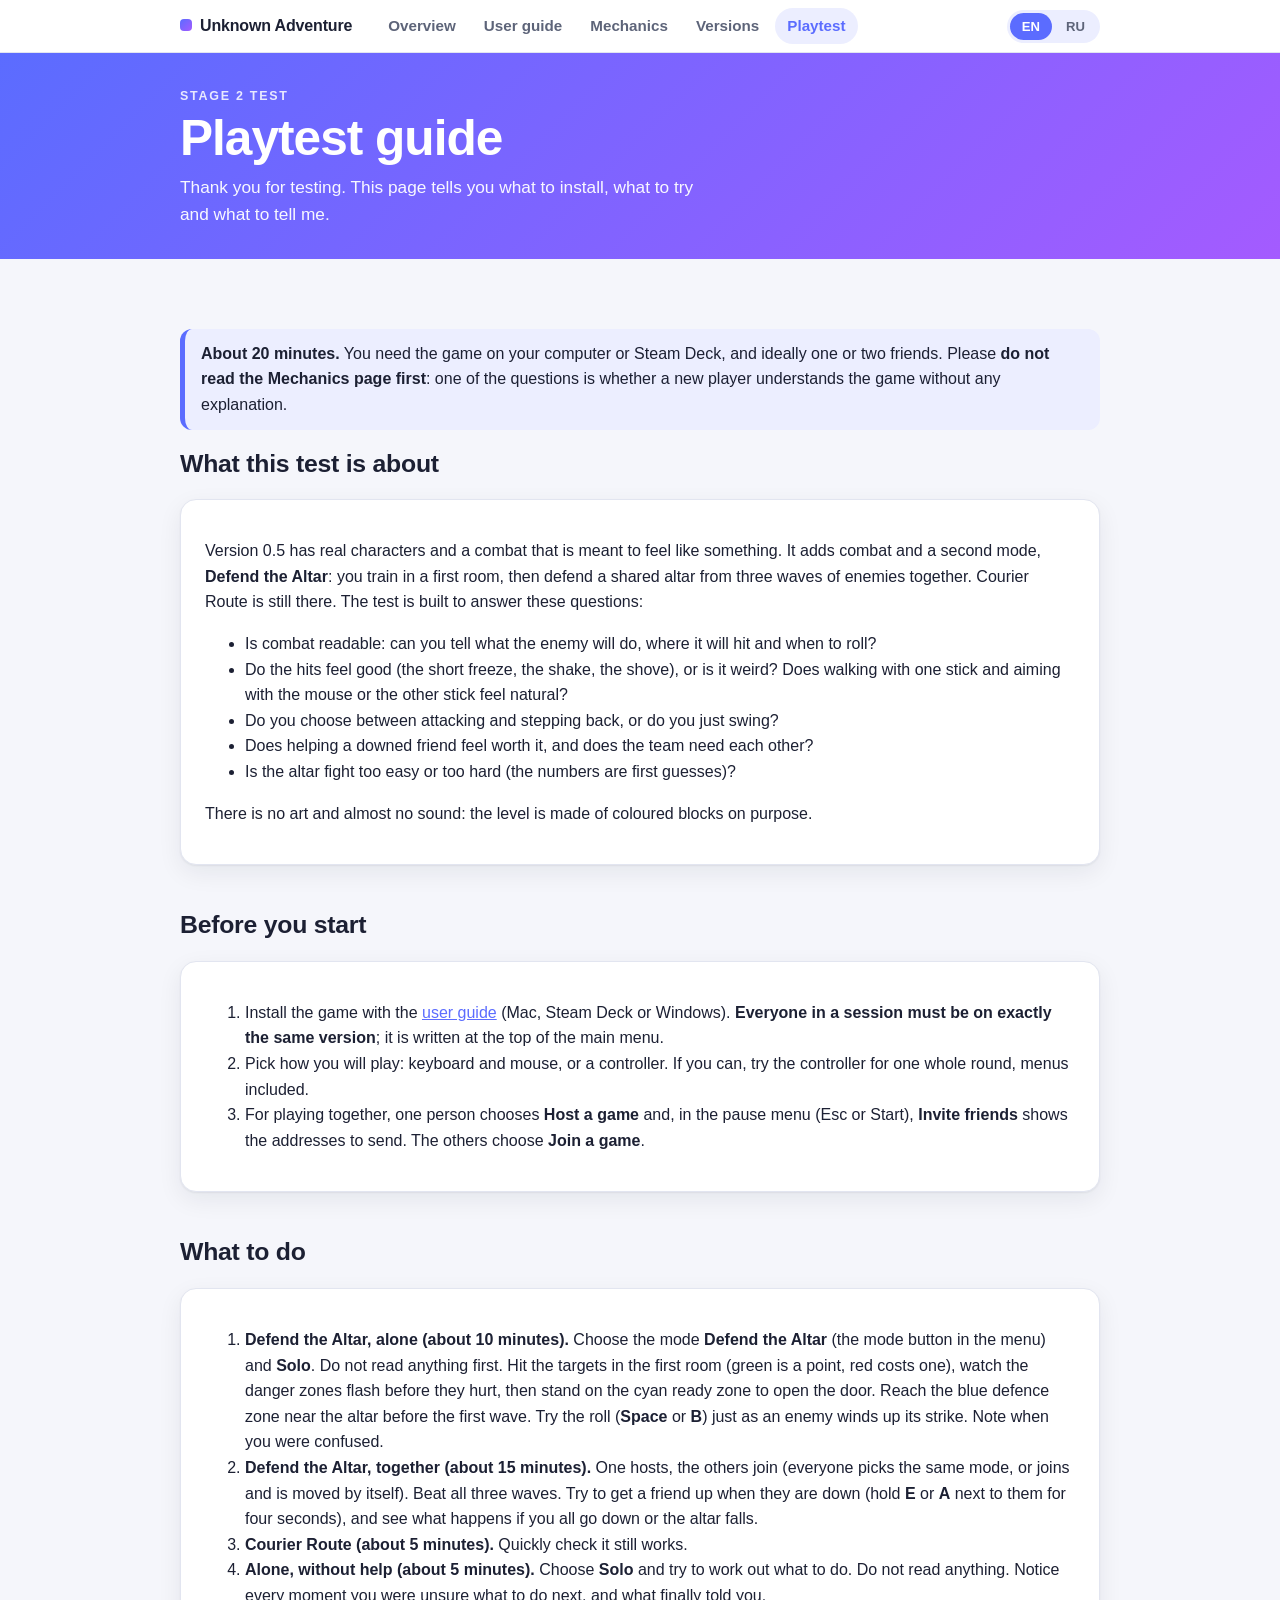
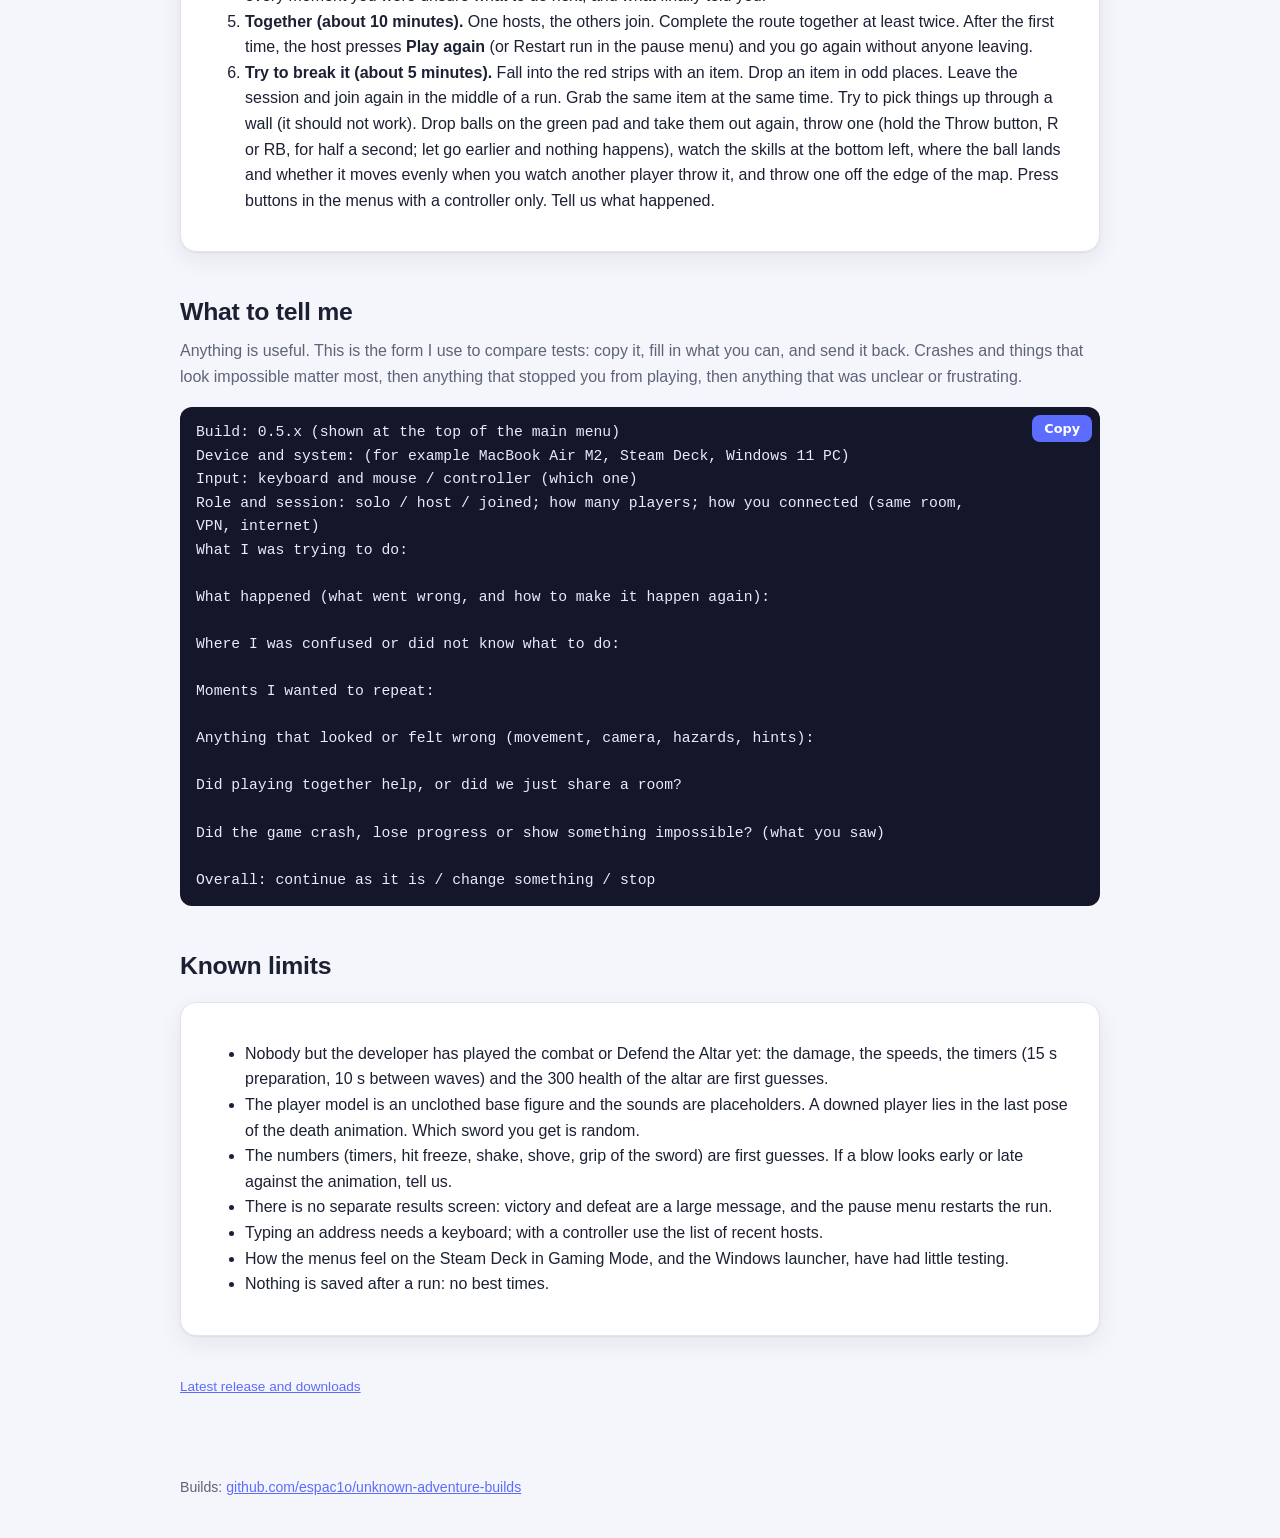
<file: playtest.html>
<!doctype html>
<html lang="en">
<head>
<meta charset="utf-8">
<meta name="viewport" content="width=device-width, initial-scale=1">
<title>Unknown Adventure: playtest guide</title>
<meta name="color-scheme" content="light dark">
<link rel="stylesheet" href="assets/style.css">
</head>
<body>

<nav class="topnav" aria-label="Site"><div class="wrap">
  <a class="brand" href="index.html" data-nav>Unknown Adventure</a>
  <div class="links">
    <a href="index.html" data-nav data-i18n="nav_overview">Overview</a>
    <a href="user_guide.html" data-nav data-i18n="nav_guide">User guide</a>
    <a href="mechanics.html" data-nav data-i18n="nav_mechanics">Mechanics</a>
    <a href="versions.html" data-nav data-i18n="nav_versions">Versions</a>
    <a href="playtest.html" data-nav data-i18n="nav_playtest">Playtest</a>
  </div>
  <div class="lang" role="group" aria-label="Language"><button type="button" data-lang="en" aria-pressed="true">EN</button><button type="button" data-lang="ru" aria-pressed="false">RU</button></div>
</div></nav>

<header class="hero slim"><div class="wrap">
  <p class="kicker" data-i18n="ph_kicker">Stage 2 test</p>
  <h1>Playtest guide</h1>
  <p class="lead" data-i18n="ph_lead">Thank you for testing. This page tells you what to install, what to try and what to tell me.</p>
</div></header>

<main class="wrap">
<div class="note"><p data-i18n="pt_note"><b>About 20 minutes.</b> You need the game on your computer or Steam Deck, and ideally one or two friends. Please <b>do not read the Mechanics page first</b>: one of the questions is whether a new player understands the game without any explanation.</p></div>

  <section>
    <h2 data-i18n="pt_what_h">What this test is about</h2>
    <div class="card"><div data-i18n="pt_what"><p>Version 0.5 has real characters and a combat that is meant to feel like something. It adds combat and a second mode, <b>Defend the Altar</b>: you train in a first room, then defend a shared altar from three waves of enemies together. Courier Route is still there. The test is built to answer these questions:</p><ul><li>Is combat readable: can you tell what the enemy will do, where it will hit and when to roll?</li><li>Do the hits feel good (the short freeze, the shake, the shove), or is it weird? Does walking with one stick and aiming with the mouse or the other stick feel natural?</li><li>Do you choose between attacking and stepping back, or do you just swing?</li><li>Does helping a downed friend feel worth it, and does the team need each other?</li><li>Is the altar fight too easy or too hard (the numbers are first guesses)?</li></ul><p>There is no art and almost no sound: the level is made of coloured blocks on purpose.</p></div></div>
  </section>

  <section>
    <h2 data-i18n="pt_setup_h">Before you start</h2>
    <div class="card"><div data-i18n="pt_setup"><ol><li>Install the game with the <a href="user_guide.html">user guide</a> (Mac, Steam Deck or Windows). <b>Everyone in a session must be on exactly the same version</b>; it is written at the top of the main menu.</li><li>Pick how you will play: keyboard and mouse, or a controller. If you can, try the controller for one whole round, menus included.</li><li>For playing together, one person chooses <b>Host a game</b> and, in the pause menu (Esc or Start), <b>Invite friends</b> shows the addresses to send. The others choose <b>Join a game</b>.</li></ol></div></div>
  </section>

  <section>
    <h2 data-i18n="pt_do_h">What to do</h2>
    <div class="card"><div data-i18n="pt_do"><ol><li><b>Defend the Altar, alone (about 10 minutes).</b> Choose the mode <b>Defend the Altar</b> (the mode button in the menu) and <b>Solo</b>. Do not read anything first. Hit the targets in the first room (green is a point, red costs one), watch the danger zones flash before they hurt, then stand on the cyan ready zone to open the door. Reach the blue defence zone near the altar before the first wave. Try the roll (<b>Space</b> or <b>B</b>) just as an enemy winds up its strike. Note when you were confused.</li><li><b>Defend the Altar, together (about 15 minutes).</b> One hosts, the others join (everyone picks the same mode, or joins and is moved by itself). Beat all three waves. Try to get a friend up when they are down (hold <b>E</b> or <b>A</b> next to them for four seconds), and see what happens if you all go down or the altar falls.</li><li><b>Courier Route (about 5 minutes).</b> Quickly check it still works.</li><li><b>Alone, without help (about 5 minutes).</b> Choose <b>Solo</b> and try to work out what to do. Do not read anything. Notice every moment you were unsure what to do next, and what finally told you.</li><li><b>Together (about 10 minutes).</b> One hosts, the others join. Complete the route together at least twice. After the first time, the host presses <b>Play again</b> (or Restart run in the pause menu) and you go again without anyone leaving.</li><li><b>Try to break it (about 5 minutes).</b> Fall into the red strips with an item. Drop an item in odd places. Leave the session and join again in the middle of a run. Grab the same item at the same time. Try to pick things up through a wall (it should not work). Drop balls on the green pad and take them out again, throw one (hold the Throw button, R or RB, for half a second; let go earlier and nothing happens), watch the skills at the bottom left, where the ball lands and whether it moves evenly when you watch another player throw it, and throw one off the edge of the map. Press buttons in the menus with a controller only. Tell us what happened.</li></ol></div></div>
  </section>

  <section>
    <h2 data-i18n="pt_tell_h">What to tell me</h2>
    <p class="sub" data-i18n="pt_tell_sub">Anything is useful. This is the form I use to compare tests: copy it, fill in what you can, and send it back. Crashes and things that look impossible matter most, then anything that stopped you from playing, then anything that was unclear or frustrating.</p>
    <div class="cmd"><pre id="tpl" data-i18n="pt_tpl">Build: 0.5.x (shown at the top of the main menu)
Device and system: (for example MacBook Air M2, Steam Deck, Windows 11 PC)
Input: keyboard and mouse / controller (which one)
Role and session: solo / host / joined; how many players; how you connected (same room, VPN, internet)
What I was trying to do:

What happened (what went wrong, and how to make it happen again):

Where I was confused or did not know what to do:

Moments I wanted to repeat:

Anything that looked or felt wrong (movement, camera, hazards, hints):

Did playing together help, or did we just share a room?

Did the game crash, lose progress or show something impossible? (what you saw)

Overall: continue as it is / change something / stop</pre><button class="copy" type="button" data-i18n="copy">Copy</button></div>
  </section>

  <section>
    <h2 data-i18n="pt_known_h">Known limits</h2>
    <div class="card"><div data-i18n="pt_known"><ul><li>Nobody but the developer has played the combat or Defend the Altar yet: the damage, the speeds, the timers (15 s preparation, 10 s between waves) and the 300 health of the altar are first guesses.</li><li>The player model is an unclothed base figure and the sounds are placeholders. A downed player lies in the last pose of the death animation. Which sword you get is random.</li><li>The numbers (timers, hit freeze, shake, shove, grip of the sword) are first guesses. If a blow looks early or late against the animation, tell us.</li><li>There is no separate results screen: victory and defeat are a large message, and the pause menu restarts the run.</li><li>Typing an address needs a keyboard; with a controller use the list of recent hosts.</li><li>How the menus feel on the Steam Deck in Gaming Mode, and the Windows launcher, have had little testing.</li><li>Nothing is saved after a run: no best times.</li></ul></div></div>
  </section>

  <p class="caption"><a href="https://github.com/espac1o/unknown-adventure-builds/releases/latest" data-i18n="pt_dl">Latest release and downloads</a></p>
</main>

<footer class="wrap"><span data-i18n="footer">Builds:</span> <a href="https://github.com/espac1o/unknown-adventure-builds/releases">github.com/espac1o/unknown-adventure-builds</a></footer>

<script>
/*RU-START*/
window.UA_RU = {
    pt_note: `<b>Около 20 минут.</b> Вам нужна игра на компьютере или Steam Deck и, по возможности, один-два друга. Пожалуйста, <b>не читайте сначала страницу «Механики»</b>: один из вопросов в том, понимает ли новый игрок игру без объяснений.`,
    pt_what_h: `О чём этот тест`,
    pt_what: `<p>В версии 0.5 настоящие персонажи и бой, который должен ощущаться. Появились бой и второй режим, <b>Defend the Altar</b>: вы тренируетесь в первой комнате, затем вместе защищаете общий алтарь от трёх волн врагов. Courier Route остался. Тест должен ответить на вопросы:</p><ul><li>Читается ли бой: понятно ли, что сделает враг, куда он ударит и когда катиться?</li><li>Приятны ли удары (короткая остановка, тряска, толчок) или это странно? Естественно ли идти одним стиком, а целиться мышью или другим стиком?</li><li>Вы выбираете между атакой и отходом или просто машете мечом?</li><li>Стоит ли поднимать упавшего друга и нужна ли команде взаимопомощь?</li><li>Слишком ли лёгкий или трудный бой у алтаря (числа — первые догадки)?</li></ul><p>Графики нет и почти нет звука: уровень сделан из цветных блоков нарочно.</p>`,
    pt_setup_h: `Перед началом`,
    pt_setup: `<ol><li>Установите игру по <a href="user_guide.html">руководству</a> (Mac, Steam Deck или Windows). <b>Все в сессии должны быть на одной и той же версии</b>; она написана вверху главного меню.</li><li>Выберите, как будете играть: клавиатура и мышь или геймпад. Если можете, пройдите один раунд целиком с геймпада, включая меню.</li><li>Для игры вместе один человек выбирает <b>Host a game</b>, а в меню паузы (Esc или Start) пункт <b>Invite friends</b> покажет адреса, которые нужно отправить. Остальные выбирают <b>Join a game</b>.</li></ol>`,
    pt_do_h: `Что делать`,
    pt_do: `<ol><li><b>Defend the Altar, один (около 10 минут).</b> Выберите режим <b>Defend the Altar</b> (кнопка режима в меню) и <b>Solo</b>. Сначала ничего не читайте. Поразите мишени в первой комнате (зелёная даёт очко, красная отнимает), посмотрите, как мигают зоны опасности перед тем, как ранить, затем встаньте на голубую зону готовности, чтобы открыть дверь. Дойдите до синей зоны обороны у алтаря до первой волны. Попробуйте перекат (<b>Space</b> или <b>B</b>) в момент замаха врага. Отметьте, где вы растерялись.</li><li><b>Defend the Altar, вместе (около 15 минут).</b> Один хостит, остальные подключаются (все выбирают один режим, либо подключаются и переносятся сами). Победите все три волны. Попробуйте поднять упавшего друга (держите <b>E</b> или <b>A</b> рядом с ним четыре секунды) и посмотрите, что будет, если упадут все или падёт алтарь.</li><li><b>Courier Route (около 5 минут).</b> Быстро проверьте, что он по-прежнему работает.</li><li><b>Одному, без подсказок (около 5 минут).</b> Выберите <b>Solo</b> и попробуйте понять, что делать. Ничего не читайте. Замечайте каждый момент, когда вы не знали, что делать дальше, и что в итоге подсказало.</li><li><b>Вместе (около 10 минут).</b> Один хостит, остальные подключаются. Пройдите маршрут вместе хотя бы дважды. После первого раза хост нажимает <b>Play again</b> (или Restart run в меню паузы), и вы идёте снова, никто не выходит.</li><li><b>Попробуйте сломать (около 5 минут).</b> Упадите в красные полосы с предметом. Бросайте предметы в странных местах. Выйдите из сессии и подключитесь снова посреди забега. Хватайте один предмет одновременно. Попробуйте взять предмет через стену (не должно получиться). Бросайте шары на зелёную площадку и забирайте обратно, бросьте один (удерживайте кнопку броска, R или RB, полсекунды; отпустите раньше — ничего не произойдёт), зарядите бросок (держите R, отпустите, чтобы бросить), попробуйте попасть в другого игрока и поймать шар (нажмите E перед самым попаданием) и посмотрите на навыки внизу слева, и бросьте один за край карты. Нажимайте кнопки в меню только геймпадом. Расскажите, что произошло.</li></ol>`,
    pt_tell_h: `Что мне рассказать`,
    pt_known_h: `Известные ограничения`,
    pt_known: `<ul><li>В бой и в Defend the Altar пока играл только разработчик: урон, скорости, таймеры (подготовка 15 с, 10 с между волнами) и 300 здоровья алтаря — первые догадки.</li><li>Модель игрока — базовая фигура без одежды, звуки — заглушки. Поверженный игрок лежит в последней позе анимации смерти. Какой меч вам достанется, случайно.</li><li>Числа (таймеры, остановка при ударе, тряска, толчок, хват меча) — первые догадки. Если удар кажется ранним или поздним относительно анимации, скажите.</li><li>Отдельного экрана результатов нет: победа и поражение — крупная надпись, а забег перезапускается из меню паузы.</li><li>Для ввода адреса нужна клавиатура; на геймпаде пользуйтесь списком недавних хостов.</li><li>Как меню ощущаются на Steam Deck в игровом режиме и как работает лаунчер для Windows, проверялось мало.</li><li>После забега ничего не сохраняется: лучших времён нет.</li></ul>`,
    pt_tpl: `Сборка: 0.5.x (написана вверху главного меню)
Устройство и система: (например, MacBook Air M2, Steam Deck, компьютер с Windows 11)
Управление: клавиатура и мышь / геймпад (что именно)
Роль и сессия: один / хост / подключился; сколько игроков; как соединились (одна комната, VPN, интернет)
Что я пытался сделать:

Что произошло (что пошло не так и как это повторить):

Где я растерялся или не понимал, что делать:

Моменты, которые хотелось повторить:

Что выглядело или ощущалось неправильно (движение, камера, опасности, подсказки):

Помогла ли игра вместе или мы просто были в одной комнате?

Игра вылетала, теряла прогресс или показывала что-то невозможное? (что вы увидели)

В целом: оставить как есть / что-то изменить / остановить`,
    pt_tell_sub: `Любая информация полезна. Это форма, по которой я сравниваю тесты: скопируйте её, заполните, что сможете, и отправьте мне. Важнее всего вылеты и невозможные ситуации, затем всё, что мешало играть, затем всё непонятное или раздражающее.`,
    pt_dl: `Последний релиз и загрузки`,
    ph_kicker: `Тест этапа 2`,
    ph_lead: `Спасибо, что тестируете. Эта страница рассказывает, что установить, что попробовать и что мне рассказать.`,
    page_title: `Unknown Adventure — руководство по плейтесту`
};
/*RU-END*/
</script>
<script src="assets/site.js"></script>
</body>
</html>
</file>
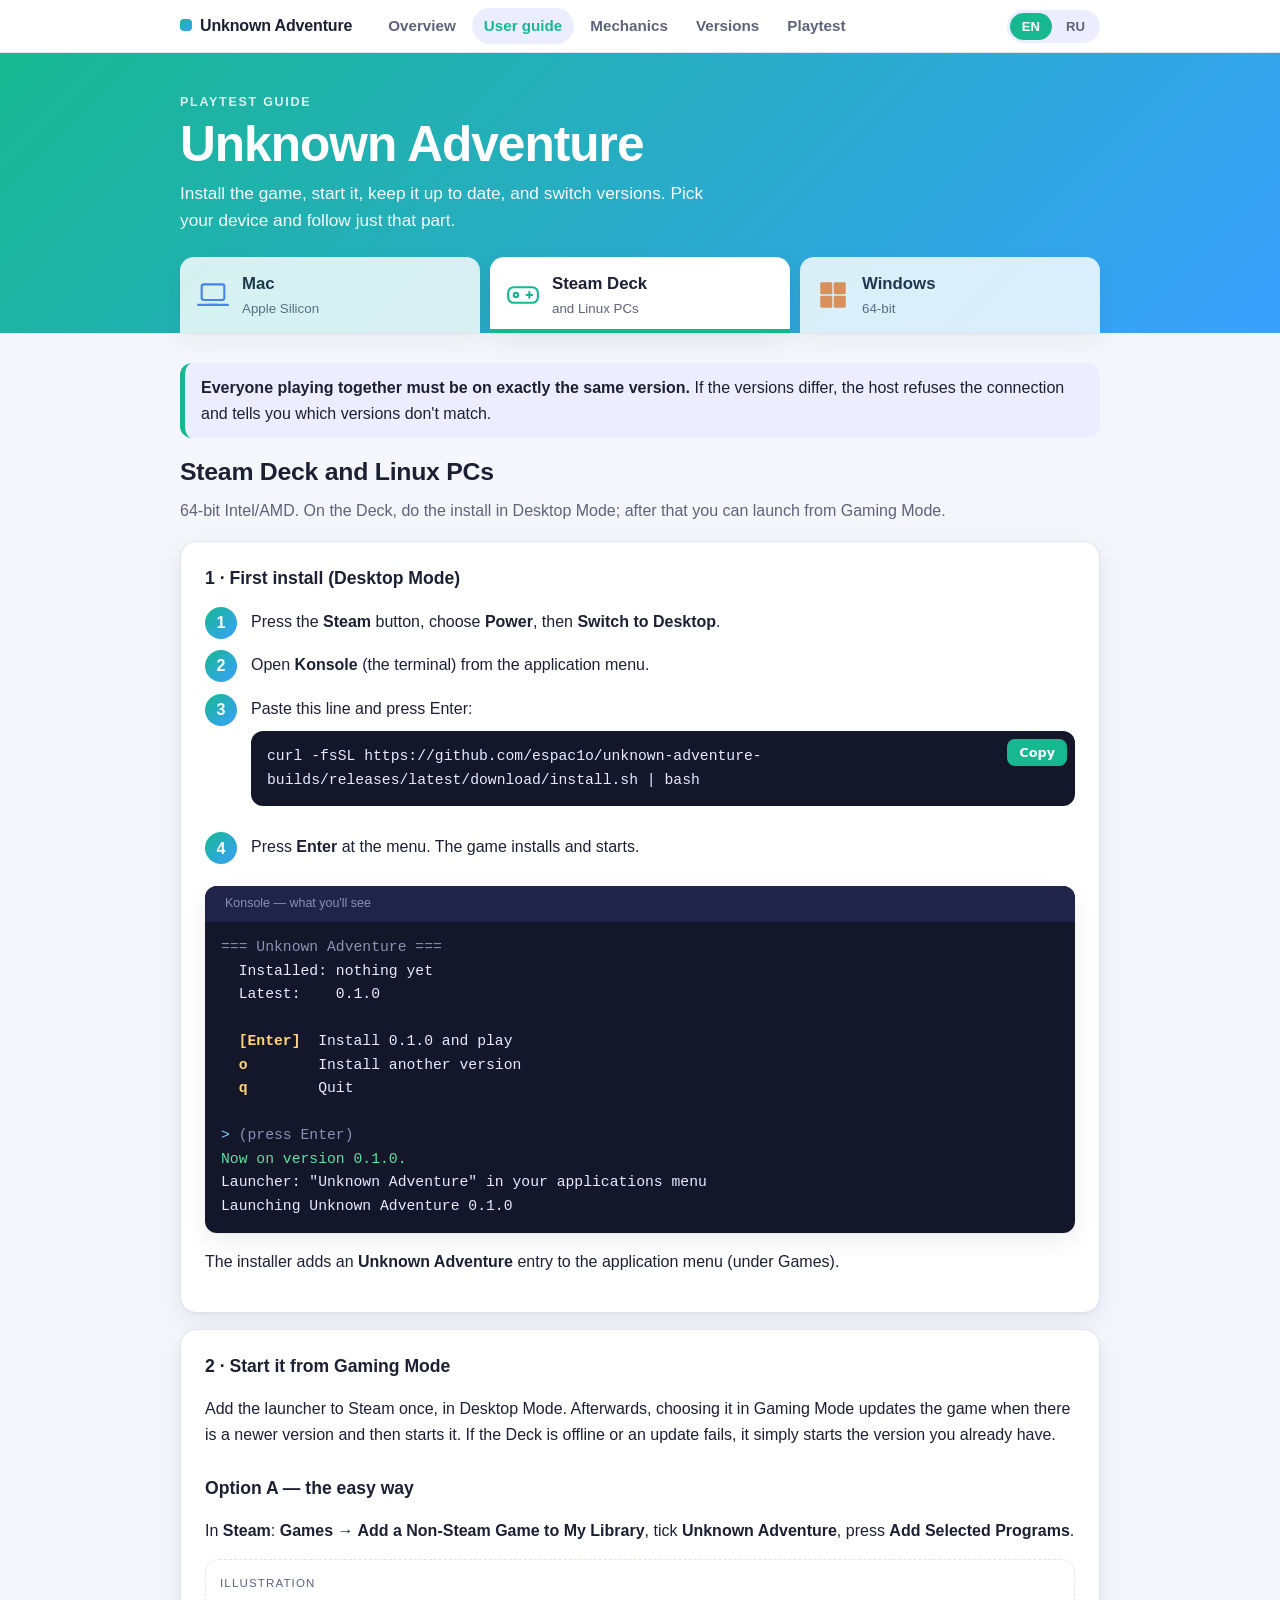
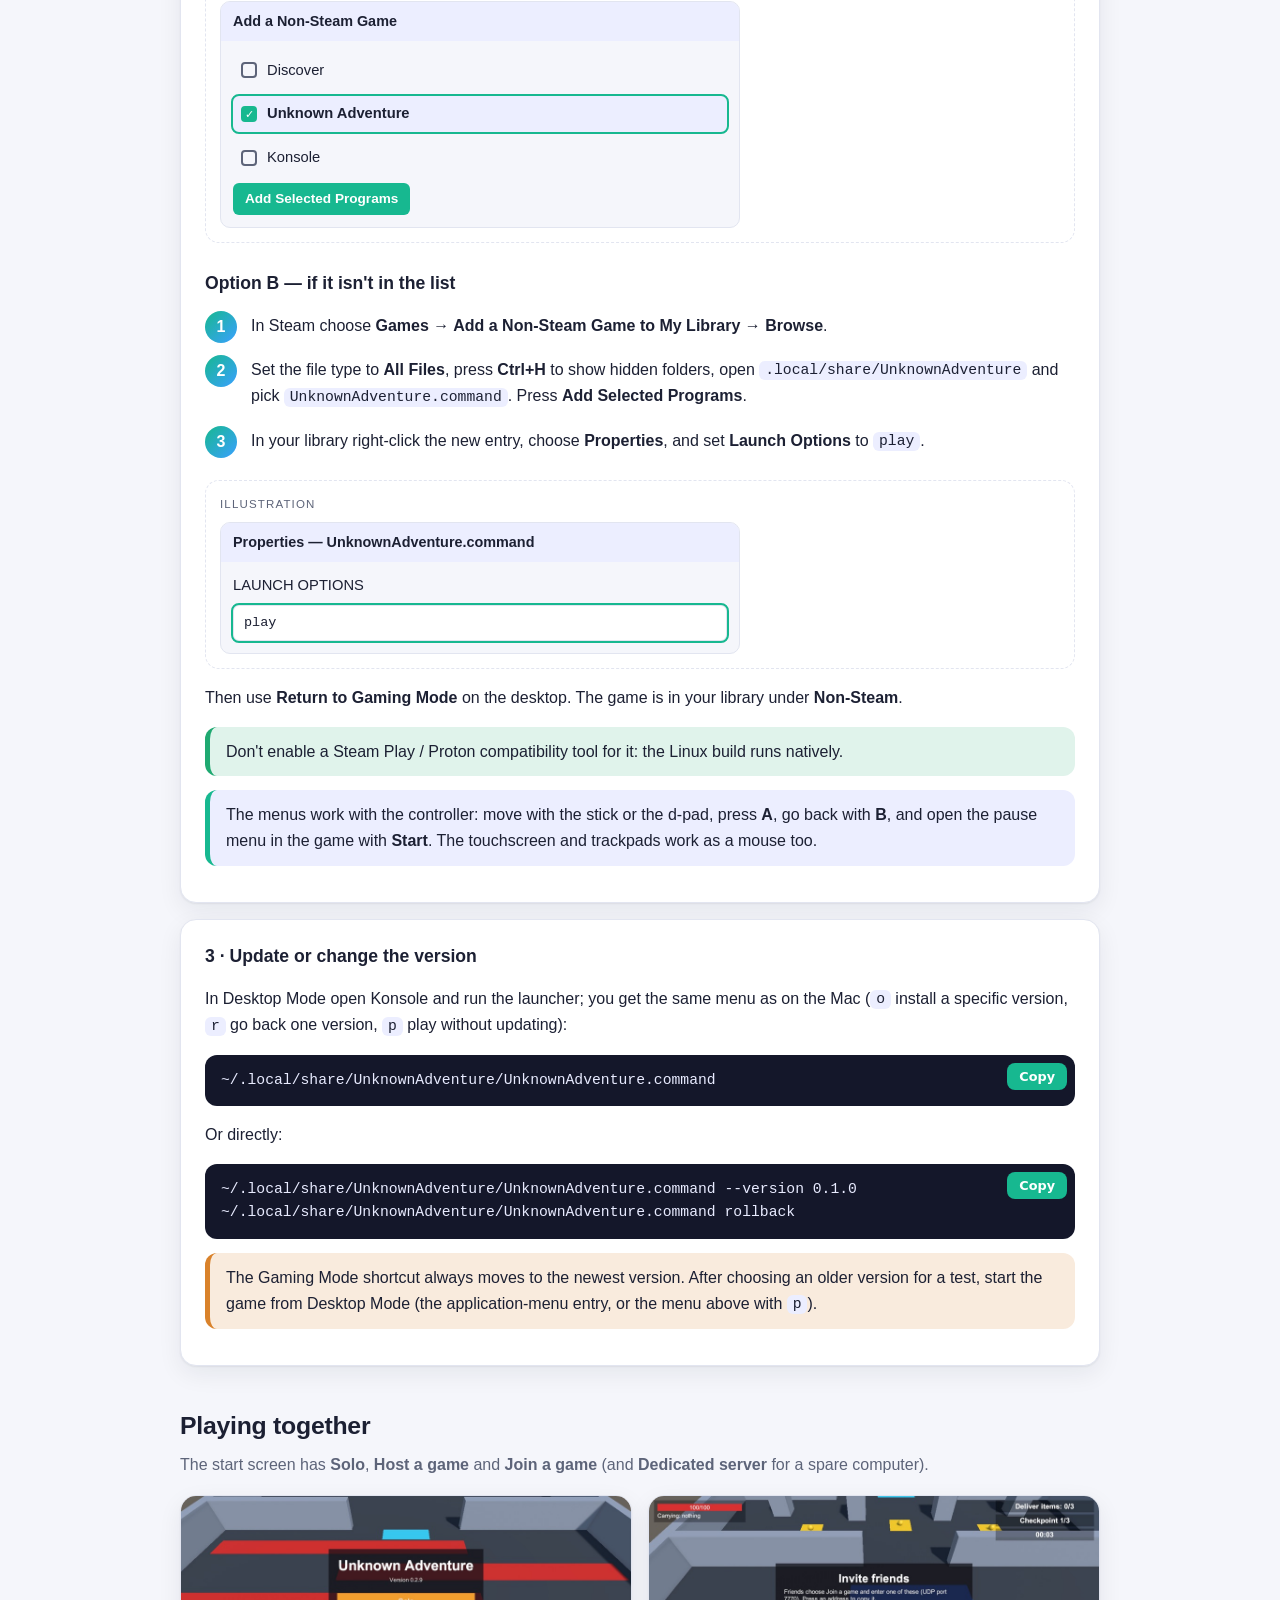
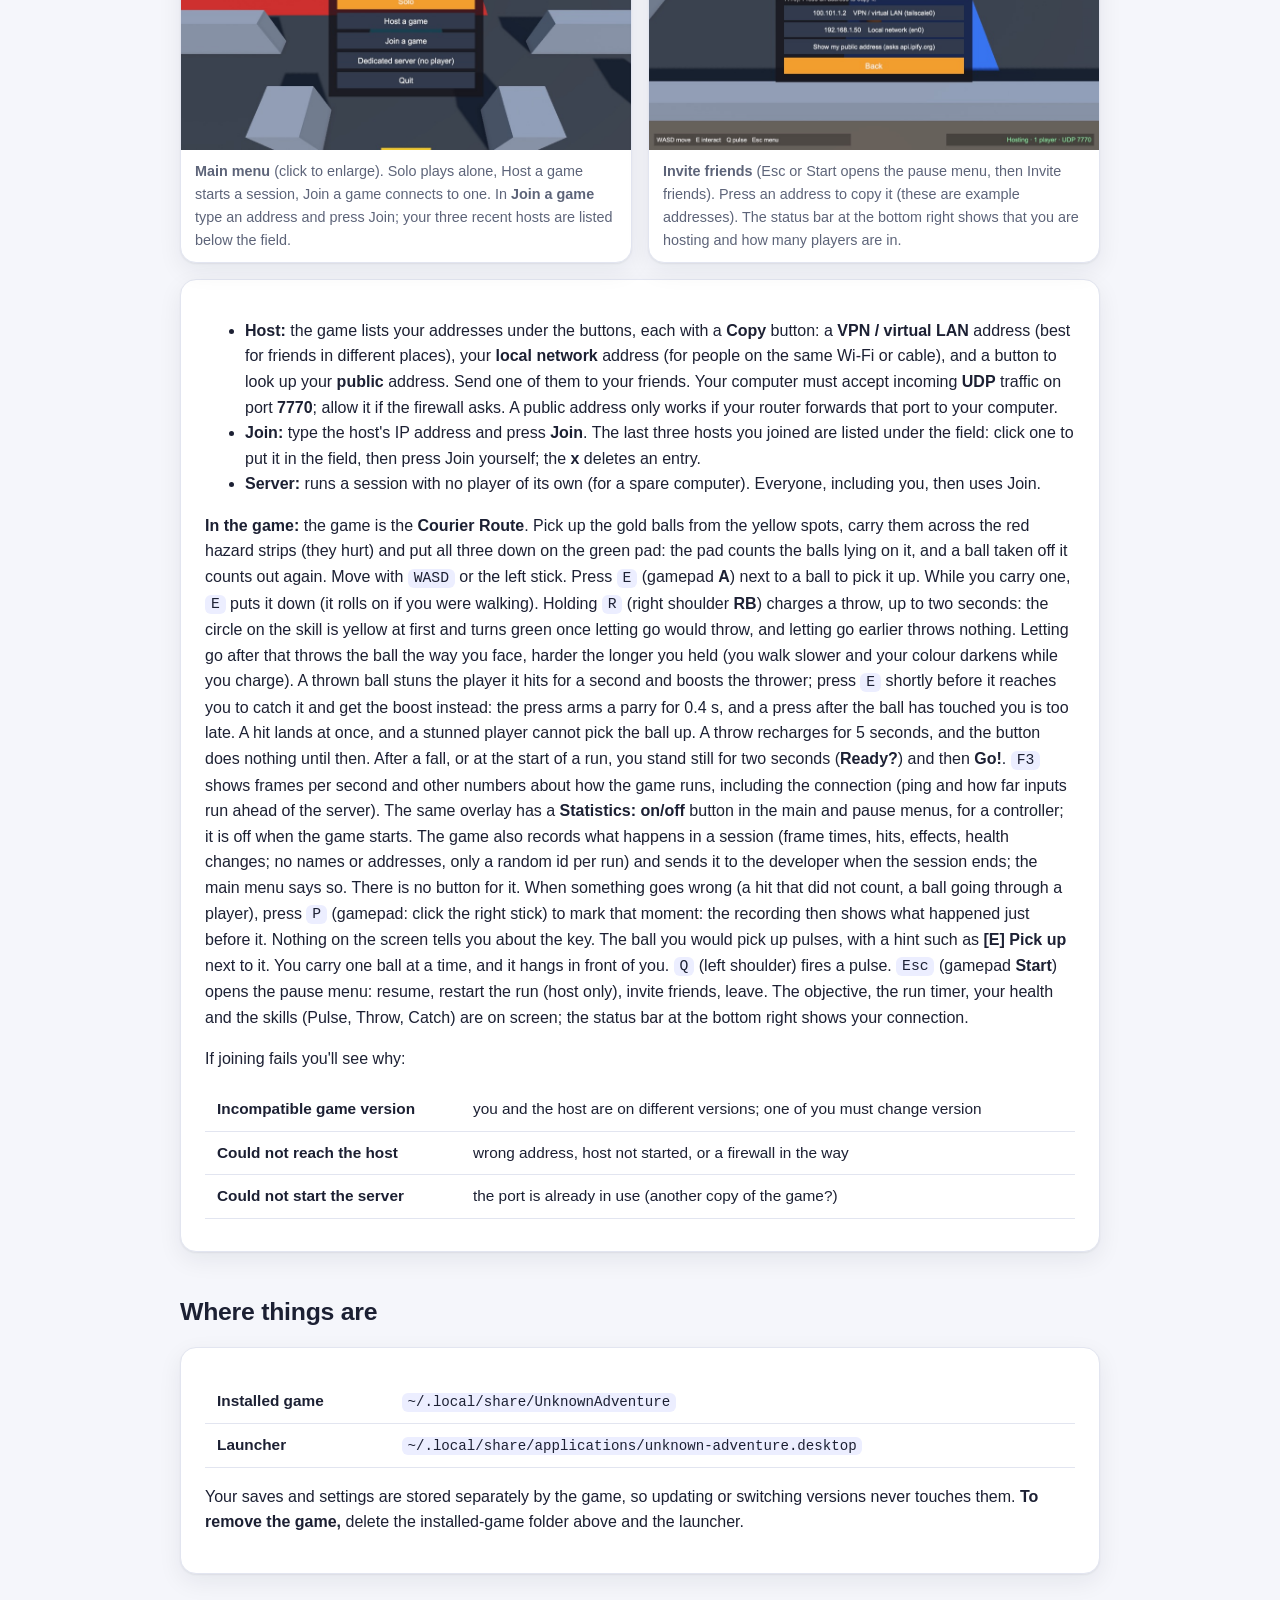
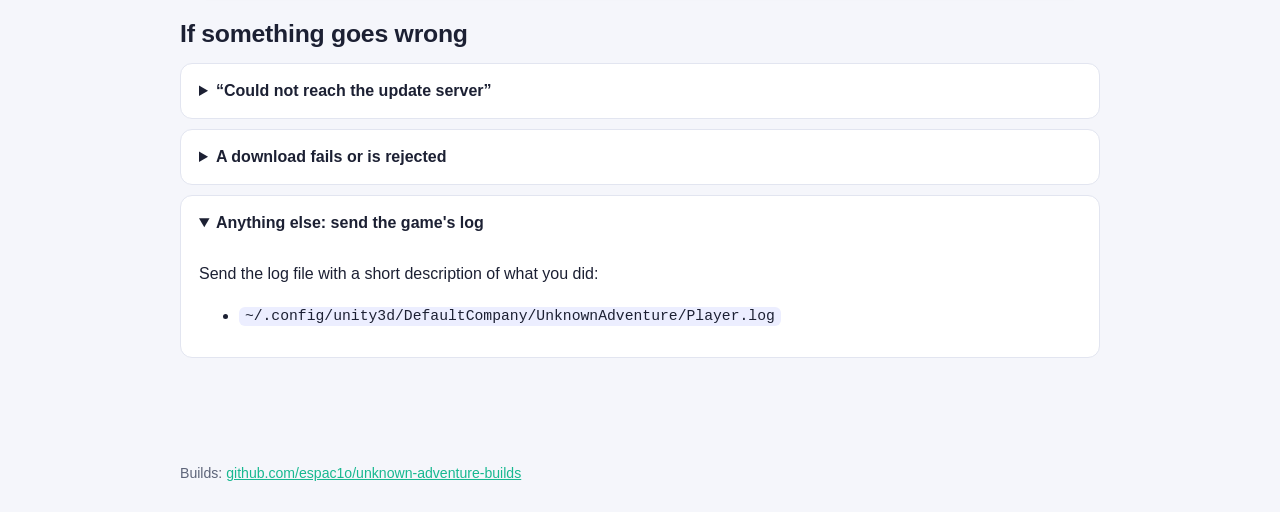
<file: user_guide.html>
<!doctype html>
<html lang="en">
<head>
<meta charset="utf-8">
<meta name="viewport" content="width=device-width, initial-scale=1">
<title>Unknown Adventure: user guide</title>
<meta name="color-scheme" content="light dark">
<link rel="stylesheet" href="assets/style.css">
</head>
<body data-selected="none">

<nav class="topnav" aria-label="Site"><div class="wrap">
  <a class="brand" href="index.html" data-nav>Unknown Adventure</a>
  <div class="links">
    <a href="index.html" data-nav data-i18n="nav_overview">Overview</a>
    <a href="user_guide.html" data-nav data-i18n="nav_guide">User guide</a>
    <a href="mechanics.html" data-nav data-i18n="nav_mechanics">Mechanics</a>
    <a href="versions.html" data-nav data-i18n="nav_versions">Versions</a>
    <a href="playtest.html" data-nav data-i18n="nav_playtest">Playtest</a>
  </div>
  <div class="lang" role="group" aria-label="Language"><button type="button" data-lang="en" aria-pressed="true">EN</button><button type="button" data-lang="ru" aria-pressed="false">RU</button></div>
</div></nav>

<header class="hero">
  <div class="wrap">
    <p data-i18n="hero_kicker" class="kicker">Playtest guide</p>
    <h1>Unknown Adventure</h1>
    <p data-i18n="hero_lead" class="lead">Install the game, start it, keep it up to date, and switch versions. Pick your device and follow just that part.</p>
    <p class="meta" style="display:none" id="latestLine"><span data-i18n="latest_label">Latest version:</span> <a class="badge" id="latest" href="https://github.com/espac1o/unknown-adventure-builds/releases/latest">…</a></p>
    <div class="picker" role="group" aria-label="Choose your device">
      <button type="button" data-pick="mac" aria-pressed="false">
        <svg viewBox="0 0 48 48" fill="none" stroke="currentColor" stroke-width="3" stroke-linecap="round" stroke-linejoin="round" aria-hidden="true"><rect x="8" y="9" width="32" height="22" rx="3"/><path d="M3 38h42"/><path d="M19 38h10"/></svg>
        <b>Mac</b><small>Apple Silicon</small>
      </button>
      <button type="button" data-pick="deck" aria-pressed="false">
        <svg viewBox="0 0 48 48" fill="none" stroke="currentColor" stroke-width="3" stroke-linecap="round" stroke-linejoin="round" aria-hidden="true"><rect x="3" y="13" width="42" height="22" rx="8"/><circle cx="14" cy="24" r="3"/><path d="M33 20v8M29 24h8"/></svg>
        <b>Steam Deck</b><small data-i18n="pick_deck_small">and Linux PCs</small>
      </button>
      <button type="button" data-pick="windows" aria-pressed="false">
        <svg viewBox="0 0 48 48" fill="currentColor" aria-hidden="true"><rect x="6" y="6" width="17" height="17" rx="2"/><rect x="25" y="6" width="17" height="17" rx="2"/><rect x="6" y="25" width="17" height="17" rx="2"/><rect x="25" y="25" width="17" height="17" rx="2"/></svg>
        <b>Windows</b><small data-i18n="pick_win_small">64-bit</small>
      </button>
    </div>
  </div>
</header>

<main class="wrap">

  <section id="prompt" class="card">
    <h2 data-i18n="prompt_h">Pick your device above</h2>
    <p data-i18n="prompt_sub" class="sub">The steps differ for Mac, Steam Deck / Linux, and Windows.</p>
  </section>

  <div class="note" data-device="mac deck windows" style="margin-top:0">
    <p data-i18n="same_version"><b>Everyone playing together must be on exactly the same version.</b> If the versions differ, the host refuses the connection and tells you which versions don't match.</p>
  </div>

  <!-- ===================== MAC ===================== -->
  <section data-device="mac">
    <h2 data-i18n="mac_h">Mac (Apple Silicon)</h2>
    <p data-i18n="mac_sub" class="sub">M1 or newer. Intel Macs are not supported.</p>

    <div class="card">
      <h3 data-i18n="mac_c1_h">1 · First install</h3>
      <ol class="steps">
        <li data-i18n="mac_s1">Open <b>Terminal</b>: press <b>⌘ Space</b>, type <i>Terminal</i>, press Enter.</li>
        <li><span data-i18n="mac_s2">Paste this line and press Enter:</span>
          <div class="cmd"><pre>curl -fsSL https://github.com/espac1o/unknown-adventure-builds/releases/latest/download/install.sh | bash</pre><button class="copy" type="button" data-i18n="copy">Copy</button></div>
        </li>
        <li data-i18n="mac_s3">A small menu appears. Press <b>Enter</b>. The game installs and starts.</li>
      </ol>
      <div class="term"><div class="bar"><i></i><i></i><i></i><span data-i18n="term_cap_mac">Terminal — what you'll see</span></div><pre><span class="dim">=== Unknown Adventure ===</span>
  Installed: nothing yet
  Latest:    0.1.0

  <span class="k">[Enter]</span>  Install 0.1.0 and play
  <span class="k">o</span>        Install another version
  <span class="k">s</span>        Show install folder
  <span class="k">q</span>        Quit

<span class="p">&gt;</span> <span class="dim">(press Enter)</span>
Installing 0.1.0 (was: nothing)
<span class="ok">Now on version 0.1.0.</span>
Launcher: ~/Applications/Unknown Adventure.app
Launching Unknown Adventure 0.1.0</pre></div>
      <p class="caption ru-only">Меню установщика выводится на английском — так оно выглядит и у вас на экране.</p>
      <details>
        <summary data-i18n="mac_dbl_sum">Prefer double-clicking instead of Terminal?</summary>
        <p data-i18n="mac_dbl_p">Download <code>UnknownAdventure-installer-macos.zip</code> from the <a href="https://github.com/espac1o/unknown-adventure-builds/releases/latest">latest release</a>, unzip it, and open <code>UnknownAdventure.command</code>. The first time, macOS asks for confirmation because the file came from a browser: right-click it, choose <b>Open</b>, then <b>Open</b> again.</p>
      </details>
    </div>

    <div class="card">
      <h3 data-i18n="mac_c2_h">2 · Start it later</h3>
      <p data-i18n="mac_c2_p">The installer created a launcher called <b>Unknown Adventure</b> in your <code>Applications</code> folder. Press <b>⌘ Space</b>, type its name, press Enter. A Terminal window opens with the menu; press <b>Enter</b> again. This checks for a new version, installs it if there is one, and starts the game.</p>
      <div class="illus"><p class="label" data-i18n="illus_label">Illustration</p>
        <div class="spot"><div class="search">🔍 <span>Unknown Adventure</span></div><div class="row"><span class="icon"></span><span>Unknown Adventure <small data-i18n="spot_app">— Application</small></span></div></div>
      </div>
    </div>

    <div class="card">
      <h3 data-i18n="c3_h">3 · Update or change the version</h3>
      <p data-i18n="mac_c3_p1">Open the launcher and use the menu:</p>
      <table class="keys">
        <tr><td><code>Enter</code></td><td data-i18n="k_enter">update to the newest version and play</td></tr>
        <tr><td><code>p</code></td><td data-i18n="k_p">play the installed version without checking for updates</td></tr>
        <tr><td><code>o</code></td><td data-i18n="k_o">install a different version: it lists the available ones, then type one, for example <code>0.1.0</code></td></tr>
        <tr><td><code>r</code></td><td data-i18n="k_r">go back to the previous version</td></tr>
        <tr><td><code>s</code> / <code>q</code></td><td data-i18n="k_sq">show where the game is installed / quit</td></tr>
      </table>
      <p data-i18n="mac_c3_p2">Or straight from Terminal, without the menu:</p>
      <div class="cmd"><pre>"$HOME/Library/Application Support/UnknownAdventure/UnknownAdventure.command" --version 0.1.0
"$HOME/Library/Application Support/UnknownAdventure/UnknownAdventure.command" rollback</pre><button class="copy" type="button" data-i18n="copy">Copy</button></div>
      <p data-i18n="mac_cap" class="caption">The two newest versions stay on disk, so going back is instant.</p>
    </div>
  </section>

  <!-- ===================== DECK ===================== -->
  <section data-device="deck">
    <h2 data-i18n="deck_h">Steam Deck and Linux PCs</h2>
    <p data-i18n="deck_sub" class="sub">64-bit Intel/AMD. On the Deck, do the install in Desktop Mode; after that you can launch from Gaming Mode.</p>

    <div class="card">
      <h3 data-i18n="deck_c1_h">1 · First install (Desktop Mode)</h3>
      <ol class="steps">
        <li data-i18n="deck_s1">Press the <b>Steam</b> button, choose <b>Power</b>, then <b>Switch to Desktop</b>.</li>
        <li data-i18n="deck_s2">Open <b>Konsole</b> (the terminal) from the application menu.</li>
        <li><span data-i18n="deck_s3">Paste this line and press Enter:</span>
          <div class="cmd"><pre>curl -fsSL https://github.com/espac1o/unknown-adventure-builds/releases/latest/download/install.sh | bash</pre><button class="copy" type="button" data-i18n="copy">Copy</button></div>
        </li>
        <li data-i18n="deck_s4">Press <b>Enter</b> at the menu. The game installs and starts.</li>
      </ol>
      <div class="term"><div class="bar"><span data-i18n="term_cap_deck">Konsole — what you'll see</span></div><pre><span class="dim">=== Unknown Adventure ===</span>
  Installed: nothing yet
  Latest:    0.1.0

  <span class="k">[Enter]</span>  Install 0.1.0 and play
  <span class="k">o</span>        Install another version
  <span class="k">q</span>        Quit

<span class="p">&gt;</span> <span class="dim">(press Enter)</span>
<span class="ok">Now on version 0.1.0.</span>
Launcher: "Unknown Adventure" in your applications menu
Launching Unknown Adventure 0.1.0</pre></div>
      <p data-i18n="deck_menu_p">The installer adds an <b>Unknown Adventure</b> entry to the application menu (under Games).</p>
    </div>

    <div class="card">
      <h3 data-i18n="deck_c2_h">2 · Start it from Gaming Mode</h3>
      <p data-i18n="deck_c2_p">Add the launcher to Steam once, in Desktop Mode. Afterwards, choosing it in Gaming Mode updates the game when there is a newer version and then starts it. If the Deck is offline or an update fails, it simply starts the version you already have.</p>

      <h3 data-i18n="deck_optA_h">Option A — the easy way</h3>
      <p data-i18n="deck_optA_p">In <b>Steam</b>: <b>Games → Add a Non-Steam Game to My Library</b>, tick <b>Unknown Adventure</b>, press <b>Add Selected Programs</b>.</p>
      <div class="illus"><p class="label" data-i18n="illus_label">Illustration</p>
        <div class="dialog"><div data-i18n="dlg_title_a" class="title">Add a Non-Steam Game</div><div class="body">
          <div class="item"><span class="box"></span> Discover</div>
          <div class="item sel"><span class="box on">✓</span> <b>Unknown Adventure</b></div>
          <div class="item"><span class="box"></span> Konsole</div>
          <div><span data-i18n="dlg_btn_add" class="btn">Add Selected Programs</span></div>
        </div></div>
      </div>

      <h3 data-i18n="deck_optB_h">Option B — if it isn't in the list</h3>
      <ol class="steps">
        <li data-i18n="deck_b1">In Steam choose <b>Games → Add a Non-Steam Game to My Library → Browse</b>.</li>
        <li data-i18n="deck_b2">Set the file type to <b>All Files</b>, press <b>Ctrl+H</b> to show hidden folders, open <code>.local/share/UnknownAdventure</code> and pick <code>UnknownAdventure.command</code>. Press <b>Add Selected Programs</b>.</li>
        <li data-i18n="deck_b3">In your library right-click the new entry, choose <b>Properties</b>, and set <b>Launch Options</b> to <code>play</code>.</li>
      </ol>
      <div class="illus"><p class="label" data-i18n="illus_label">Illustration</p>
        <div class="dialog"><div data-i18n="dlg_title_b" class="title">Properties — UnknownAdventure.command</div><div class="body">
          <div data-i18n="dlg_launch">LAUNCH OPTIONS</div><div class="field hl mono">play</div>
        </div></div>
      </div>
      <p data-i18n="deck_back">Then use <b>Return to Gaming Mode</b> on the desktop. The game is in your library under <b>Non-Steam</b>.</p>
      <div class="tip"><p data-i18n="deck_tip">Don't enable a Steam Play / Proton compatibility tool for it: the Linux build runs natively.</p></div>
      <div class="note"><p data-i18n="deck_note">The menus work with the controller: move with the stick or the d-pad, press <b>A</b>, go back with <b>B</b>, and open the pause menu in the game with <b>Start</b>. The touchscreen and trackpads work as a mouse too.</p></div>
    </div>

    <div class="card">
      <h3 data-i18n="c3_h">3 · Update or change the version</h3>
      <p data-i18n="deck_c3_p1">In Desktop Mode open Konsole and run the launcher; you get the same menu as on the Mac (<code>o</code> install a specific version, <code>r</code> go back one version, <code>p</code> play without updating):</p>
      <div class="cmd"><pre>~/.local/share/UnknownAdventure/UnknownAdventure.command</pre><button class="copy" type="button" data-i18n="copy">Copy</button></div>
      <p data-i18n="deck_c3_p2">Or directly:</p>
      <div class="cmd"><pre>~/.local/share/UnknownAdventure/UnknownAdventure.command --version 0.1.0
~/.local/share/UnknownAdventure/UnknownAdventure.command rollback</pre><button class="copy" type="button" data-i18n="copy">Copy</button></div>
      <div class="warn"><p data-i18n="deck_warn">The Gaming Mode shortcut always moves to the newest version. After choosing an older version for a test, start the game from Desktop Mode (the application-menu entry, or the menu above with <code>p</code>).</p></div>
    </div>
  </section>

  <!-- ===================== WINDOWS ===================== -->
  <section data-device="windows">
    <h2 data-i18n="win_h">Windows</h2>
    <p data-i18n="win_sub" class="sub">Windows 10 or 11, 64-bit. One command installs the game, adds a Start menu entry, and keeps it up to date.</p>

    <div class="card">
      <h3 data-i18n="win_c1_h">Install</h3>
      <ol class="steps">
        <li data-i18n="win_s1">Press the <b>Windows</b> key, type <b>PowerShell</b> and press Enter.</li>
        <li><span data-i18n="win_s2">Paste this line and press Enter:</span>
          <div class="cmd"><pre>irm https://github.com/espac1o/unknown-adventure-builds/releases/latest/download/install.ps1 | iex</pre><button class="copy" type="button" data-i18n="copy">Copy</button></div>
        </li>
        <li data-i18n="win_s3">A small menu appears. Press <b>Enter</b> to install the newest version and start the game.</li>
      </ol>
      <p data-i18n="win_alt" class="sub">Prefer a file? Download <code>UnknownAdventure-installer.cmd</code> from the <a href="https://github.com/espac1o/unknown-adventure-builds/releases/latest">latest release page</a> (under <b>Assets</b>) and double-click it. Windows may show <b>“Windows protected your PC”</b> because the file came from a browser: choose <b>More info</b>, then <b>Run anyway</b>. The one-line command above does not trigger that warning.</p>
    </div>

    <div class="card">
      <h3 data-i18n="win_c2_h">Next time, and updates</h3>
      <p data-i18n="win_c2_p">Press the <b>Windows</b> key and type <b>Unknown Adventure</b>. The launcher checks for a new version, installs it if there is one, and starts the game; offline, it starts the version you have. In the menu, <b>o</b> installs another version and <b>r</b> goes back to the previous one.</p>
      <p data-i18n="win_zip" class="caption">The old way still works: download <code>UnknownAdventure-&lt;version&gt;-windows.zip</code> from a release, unzip it into a new folder and run <code>UnknownAdventure.exe</code>.</p>
      <div class="note"><p data-i18n="win_new">The Windows launcher is new and has not been tried on many PCs yet. If something fails, send the message it shows, and the zip is always a fallback.</p></div>
    </div>
  </section>

  <!-- ===================== PLAYING TOGETHER ===================== -->
  <section id="together" data-device="mac deck windows">
    <h2 data-i18n="tog_h">Playing together</h2>
    <p data-i18n="tog_sub" class="sub">The start screen has <b>Solo</b>, <b>Host a game</b> and <b>Join a game</b> (and <b>Dedicated server</b> for a spare computer).</p>
    <div class="shots">
      <figure><img data-i18n-alt="fig1_alt" alt="The main menu: Solo, Host a game, Join a game, Dedicated server and Quit" src="assets/img/main_menu.jpg"><figcaption data-i18n="fig1_cap"><b>Main menu</b> (click to enlarge). Solo plays alone, Host a game starts a session, Join a game connects to one. In <b>Join a game</b> type an address and press Join; your three recent hosts are listed below the field.</figcaption></figure>
      <figure><img data-i18n-alt="fig2_alt" alt="Invite friends: the list of your addresses, each a button that copies it, and the button that looks up your public address" src="assets/img/invite.jpg"><figcaption data-i18n="fig2_cap"><b>Invite friends</b> (Esc or Start opens the pause menu, then Invite friends). Press an address to copy it (these are example addresses). The status bar at the bottom right shows that you are hosting and how many players are in.</figcaption></figure>
    </div>
    <div class="card">
      <ul>
        <li data-i18n="tog_host"><b>Host:</b> the game lists your addresses under the buttons, each with a <b>Copy</b> button: a <b>VPN / virtual LAN</b> address (best for friends in different places), your <b>local network</b> address (for people on the same Wi-Fi or cable), and a button to look up your <b>public</b> address. Send one of them to your friends. Your computer must accept incoming <b>UDP</b> traffic on port <b>7770</b>; allow it if the firewall asks. A public address only works if your router forwards that port to your computer.</li>
        <li data-i18n="tog_join"><b>Join:</b> type the host's IP address and press <b>Join</b>. The last three hosts you joined are listed under the field: click one to put it in the field, then press Join yourself; the <b>x</b> deletes an entry.</li>
        <li data-i18n="tog_server"><b>Server:</b> runs a session with no player of its own (for a spare computer). Everyone, including you, then uses Join.</li>
      </ul>
            <p data-i18n="tog_controls"><b>In the game:</b> the game is the <b>Courier Route</b>. Pick up the gold balls from the yellow spots, carry them across the red hazard strips (they hurt) and put all three down on the green pad: the pad counts the balls lying on it, and a ball taken off it counts out again. Move with <code>WASD</code> or the left stick. Press <code>E</code> (gamepad <b>A</b>) next to a ball to pick it up. While you carry one, <code>E</code> puts it down (it rolls on if you were walking). Holding <code>R</code> (right shoulder <b>RB</b>) charges a throw, up to two seconds: the circle on the skill is yellow at first and turns green once letting go would throw, and letting go earlier throws nothing. Letting go after that throws the ball the way you face, harder the longer you held (you walk slower and your colour darkens while you charge). A thrown ball stuns the player it hits for a second and boosts the thrower; press <code>E</code> shortly before it reaches you to catch it and get the boost instead: the press arms a parry for 0.4 s, and a press after the ball has touched you is too late. A hit lands at once, and a stunned player cannot pick the ball up. A throw recharges for 5 seconds, and the button does nothing until then. After a fall, or at the start of a run, you stand still for two seconds (<b>Ready?</b>) and then <b>Go!</b>. <code>F3</code> shows frames per second and other numbers about how the game runs, including the connection (ping and how far inputs run ahead of the server). The same overlay has a <b>Statistics: on/off</b> button in the main and pause menus, for a controller; it is off when the game starts. The game also records what happens in a session (frame times, hits, effects, health changes; no names or addresses, only a random id per run) and sends it to the developer when the session ends; the main menu says so. There is no button for it. When something goes wrong (a hit that did not count, a ball going through a player), press <code>P</code> (gamepad: click the right stick) to mark that moment: the recording then shows what happened just before it. Nothing on the screen tells you about the key. The ball you would pick up pulses, with a hint such as <b>[E] Pick up</b> next to it. You carry one ball at a time, and it hangs in front of you. <code>Q</code> (left shoulder) fires a pulse. <code>Esc</code> (gamepad <b>Start</b>) opens the pause menu: resume, restart the run (host only), invite friends, leave. The objective, the run timer, your health and the skills (Pulse, Throw, Catch) are on screen; the status bar at the bottom right shows your connection.</p>
      <p data-i18n="tog_fail">If joining fails you'll see why:</p>
      <table>
        <tr><td>Incompatible game version</td><td data-i18n="err1">you and the host are on different versions; one of you must change version</td></tr>
        <tr><td>Could not reach the host</td><td data-i18n="err2">wrong address, host not started, or a firewall in the way</td></tr>
        <tr><td>Could not start the server</td><td data-i18n="err3">the port is already in use (another copy of the game?)</td></tr>
      </table>
    </div>
  </section>

  <!-- ===================== WHERE THINGS ARE ===================== -->
  <section id="where">
    <h2 data-i18n="where_h">Where things are</h2>
    <div class="card">
      <table>
        <tr data-device="mac"><td data-i18n="where_inst">Installed game</td><td><code>~/Library/Application Support/UnknownAdventure</code></td></tr>
        <tr data-device="mac"><td data-i18n="where_launch">Launcher</td><td><code>~/Applications/Unknown Adventure.app</code></td></tr>
        <tr data-device="deck"><td data-i18n="where_inst">Installed game</td><td><code>~/.local/share/UnknownAdventure</code></td></tr>
        <tr data-device="deck"><td data-i18n="where_launch">Launcher</td><td><code>~/.local/share/applications/unknown-adventure.desktop</code></td></tr>
        <tr data-device="windows"><td data-i18n="where_inst">Installed game</td><td data-i18n="where_win_folder"><code>%LOCALAPPDATA%\UnknownAdventure</code> (the launcher's install folder)</td></tr>
      </table>
      <p data-i18n="where_p" data-device="mac deck">Your saves and settings are stored separately by the game, so updating or switching versions never touches them. <b>To remove the game,</b> delete the installed-game folder above and the launcher.</p>
    </div>
  </section>

  <!-- ===================== HELP ===================== -->
  <section id="help" data-device="mac deck windows">
    <h2 data-i18n="help_h">If something goes wrong</h2>
    <details data-device="mac"><summary data-i18n="h1_s">“needs an Apple Silicon Mac”</summary><p data-i18n="h1_p">The Mac build doesn't run on Intel Macs.</p></details>
    <details data-device="mac deck"><summary data-i18n="h2_s">“Could not reach the update server”</summary><p data-i18n="h2_p">You are offline or GitHub is unreachable. The installer starts the version you already have.</p></details>
    <details data-device="mac deck"><summary data-i18n="h3_s">A download fails or is rejected</summary><p data-i18n="h3_p">Nothing is changed; your installed version still works. Try again.</p></details>
    <details data-device="mac"><summary data-i18n="h4_s">The Mac asks about incoming network connections</summary><p data-i18n="h4_p">That's the firewall asking about hosting a session. Allow it if you want others to join you.</p></details>
    <details open><summary data-i18n="h5_s">Anything else: send the game's log</summary>
      <p data-i18n="h5_p">Send the log file with a short description of what you did:</p>
      <ul>
        <li data-device="mac"><code>~/Library/Logs/DefaultCompany/UnknownAdventure/Player.log</code></li>
        <li data-device="deck"><code>~/.config/unity3d/DefaultCompany/UnknownAdventure/Player.log</code></li>
        <li data-device="windows"><code>%USERPROFILE%\AppData\LocalLow\DefaultCompany\UnknownAdventure\Player.log</code></li>
      </ul>
    </details>
  </section>

</main>

<footer class="wrap"><span data-i18n="footer">Builds:</span> <a href="https://github.com/espac1o/unknown-adventure-builds/releases">github.com/espac1o/unknown-adventure-builds</a></footer>

<script>
/*RU-START*/
window.UA_RU = {
    hero_kicker: `Гайд для плейтеста`,
    hero_lead: `Установите игру, запустите её, обновляйте и переключайте версии. Выберите своё устройство и следуйте только своей части.`,
    pick_deck_small: `и ПК с Linux`,
    pick_win_small: `64-бит`,
    prompt_h: `Выберите устройство выше`,
    prompt_sub: `Шаги различаются для Mac, Steam Deck / Linux и Windows.`,
    same_version: `<b>Все, кто играет вместе, должны быть на одной и той же версии.</b> Если версии отличаются, хост отклонит подключение и сообщит, какие версии не совпали.`,
    mac_h: `Mac (Apple Silicon)`,
    mac_sub: `M1 или новее. Mac с процессорами Intel не поддерживаются.`,
    mac_c1_h: `1 · Первая установка`,
    mac_s1: `Откройте <b>Терминал</b>: нажмите <b>⌘ Пробел</b>, введите <i>Терминал</i> (или <i>Terminal</i>) и нажмите Enter.`,
    mac_s2: `Вставьте эту строку и нажмите Enter:`,
    mac_s3: `Появится небольшое меню. Нажмите <b>Enter</b>. Игра установится и запустится.`,
    term_cap_mac: `Терминал — так это будет выглядеть`,
    mac_dbl_sum: `Хотите запустить двойным щелчком, а не через Терминал?`,
    mac_dbl_p: `Скачайте <code>UnknownAdventure-installer-macos.zip</code> со <a href="https://github.com/espac1o/unknown-adventure-builds/releases/latest">страницы последнего релиза</a>, распакуйте и откройте <code>UnknownAdventure.command</code>. В первый раз macOS попросит подтверждение, потому что файл скачан из браузера: нажмите на него правой кнопкой, выберите <b>Открыть</b>, затем ещё раз <b>Открыть</b>.`,
    mac_c2_h: `2 · Запуск в следующие разы`,
    mac_c2_p: `Установщик создал лаунчер <b>Unknown Adventure</b> в папке <code>Программы</code> (в вашей домашней папке). Нажмите <b>⌘ Пробел</b>, введите название и нажмите Enter. Откроется окно Терминала с меню; снова нажмите <b>Enter</b>. Установщик проверит, есть ли новая версия, при необходимости установит её и запустит игру.`,
    illus_label: `Иллюстрация`,
    spot_app: `— Программа`,
    c3_h: `3 · Обновление и смена версии`,
    mac_c3_p1: `Откройте лаунчер и пользуйтесь меню:`,
    k_enter: `обновиться до последней версии и играть`,
    k_p: `играть в установленную версию, не проверяя обновления`,
    k_o: `поставить другую версию: меню покажет доступные, затем введите нужную, например <code>0.1.0</code>`,
    k_r: `вернуться к предыдущей версии`,
    k_sq: `показать, где установлена игра / выйти`,
    mac_c3_p2: `Или прямо из Терминала, без меню:`,
    mac_cap: `Две последние версии остаются на диске, поэтому вернуться назад можно мгновенно.`,
    deck_h: `Steam Deck и ПК с Linux`,
    deck_sub: `64-бит, Intel/AMD. На Deck устанавливайте в режиме рабочего стола; после этого запускать можно и из игрового режима.`,
    deck_c1_h: `1 · Первая установка (режим рабочего стола)`,
    deck_s1: `Нажмите кнопку <b>Steam</b>, выберите <b>Питание</b>, затем <b>Перейти на рабочий стол</b> (<i>Switch to Desktop</i>).`,
    deck_s2: `Откройте <b>Konsole</b> (терминал) из меню приложений.`,
    deck_s3: `Вставьте эту строку и нажмите Enter:`,
    deck_s4: `Нажмите <b>Enter</b> в меню. Игра установится и запустится.`,
    term_cap_deck: `Konsole — так это будет выглядеть`,
    deck_menu_p: `Установщик добавит пункт <b>Unknown Adventure</b> в меню приложений (раздел «Игры»).`,
    deck_c2_h: `2 · Запуск из игрового режима`,
    deck_c2_p: `Добавьте лаунчер в Steam один раз, в режиме рабочего стола. После этого выбор игры в игровом режиме сам обновит её, если вышла новая версия, и запустит. Если Deck не в сети или обновление не удалось, просто запустится уже установленная версия.`,
    deck_optA_h: `Вариант A — простой`,
    deck_optA_p: `В <b>Steam</b>: <b>Игры → Добавить стороннюю игру в мою библиотеку</b> (<i>Games → Add a Non-Steam Game to My Library</i>), отметьте <b>Unknown Adventure</b> и нажмите <b>Добавить выбранные программы</b> (<i>Add Selected Programs</i>).`,
    dlg_title_a: `Добавить стороннюю игру`,
    dlg_btn_add: `Добавить выбранные программы`,
    deck_optB_h: `Вариант B — если её нет в списке`,
    deck_b1: `В Steam выберите <b>Игры → Добавить стороннюю игру в мою библиотеку → Обзор</b> (<i>Browse</i>).`,
    deck_b2: `Выберите тип файлов <b>Все файлы</b> (<i>All Files</i>), нажмите <b>Ctrl+H</b>, чтобы показать скрытые папки, откройте <code>.local/share/UnknownAdventure</code> и выберите <code>UnknownAdventure.command</code>. Нажмите <b>Добавить выбранные программы</b>.`,
    deck_b3: `В библиотеке нажмите правой кнопкой на новую запись, выберите <b>Свойства</b> (<i>Properties</i>), а в поле <b>Параметры запуска</b> (<i>Launch Options</i>) впишите <code>play</code>.`,
    dlg_title_b: `Свойства — UnknownAdventure.command`,
    dlg_launch: `ПАРАМЕТРЫ ЗАПУСКА`,
    deck_back: `Затем нажмите <b>Вернуться в игровой режим</b> на рабочем столе. Игра появится в библиотеке в разделе <b>Сторонние</b> (<i>Non-Steam</i>).`,
    deck_tip: `Не включайте для неё Steam Play / Proton: версия для Linux запускается нативно.`,
    deck_note: `Меню управляется геймпадом: двигайтесь стиком или крестовиной, нажимайте <b>A</b>, назад — <b>B</b>, а в игре меню паузы открывается кнопкой <b>Start</b>. Сенсорный экран и трекпады тоже работают как мышь.`,
    deck_c3_p1: `В режиме рабочего стола откройте Konsole и запустите лаунчер; меню такое же, как на Mac (<code>o</code> — установить конкретную версию, <code>r</code> — вернуться на одну версию назад, <code>p</code> — играть без обновления):`,
    deck_c3_p2: `Или напрямую:`,
    deck_warn: `Ярлык в игровом режиме всегда переходит на самую новую версию. Если для теста вы выбрали старую версию, запускайте игру из режима рабочего стола (пункт в меню приложений или меню выше, клавиша <code>p</code>).`,
    win_h: `Windows`,
    win_sub: `Windows 10 или 11, 64-бит. Одна команда устанавливает игру, добавляет пункт в меню «Пуск» и поддерживает её актуальной.`,
    win_c1_h: `Установка`,
    win_alt: `Хотите файл? Скачайте <code>UnknownAdventure-installer.cmd</code> со <a href="https://github.com/espac1o/unknown-adventure-builds/releases/latest">страницы последнего релиза</a> (в разделе <b>Assets</b>) и дважды щёлкните по нему. Windows может показать <b>«Windows защитила ваш компьютер»</b>, потому что файл скачан браузером: выберите <b>Подробнее</b>, затем <b>Выполнить в любом случае</b>. Команда из одной строки выше это предупреждение не вызывает.`,
    win_zip: `Старый способ тоже работает: скачайте <code>UnknownAdventure-&lt;версия&gt;-windows.zip</code> из релиза, распакуйте в новую папку и запустите <code>UnknownAdventure.exe</code>.`,
    win_new: `Лаунчер для Windows новый и пока проверен на малом числе компьютеров. Если что-то не работает, пришлите сообщение, которое он показал; zip всегда остаётся запасным вариантом.`,
    win_s1: `Нажмите клавишу <b>Windows</b>, введите <b>PowerShell</b> и нажмите Enter.`,
    win_s2: `Вставьте эту строку и нажмите Enter:`,
    win_s3: `Появится небольшое меню. Нажмите <b>Enter</b>, чтобы установить новейшую версию и запустить игру.`,
    win_c2_h: `В следующий раз и обновления`,
    win_c2_p: `Нажмите клавишу <b>Windows</b> и введите <b>Unknown Adventure</b>. Лаунчер проверит новую версию, установит её, если она есть, и запустит игру; без интернета он запустит ту версию, что у вас есть. В меню <b>o</b> ставит другую версию, а <b>r</b> возвращает предыдущую.`,
    tog_h: `Игра вместе`,
    tog_sub: `На стартовом экране есть кнопки <b>Solo</b>, <b>Host</b>, <b>Server</b> и <b>Join</b>. Верхняя кнопка показывает состояние подключения: нажмите на неё, чтобы скрыть или показать панель.`,
    fig1_alt: `Главное меню: Solo, Host a game, Join a game, Dedicated server и Quit`,
    fig2_alt: `Приглашение друзей: список ваших адресов, каждый — кнопка, которая его копирует, и кнопка, узнающая публичный адрес`,
    fig1_cap: `<b>Главное меню</b> (нажмите, чтобы увеличить). Solo — игра в одиночку, Host a game — запуск сессии, Join a game — подключение к чужой. В <b>Join a game</b> введите адрес и нажмите Join; три последних хоста показаны под полем.`,
    fig2_cap: `<b>Приглашение друзей</b> (Esc или Start открывает меню паузы, затем Invite friends). Нажмите на адрес, чтобы скопировать его (здесь — примеры адресов). Строка состояния внизу справа показывает, что вы хостите и сколько игроков в сессии.`,
    tog_host: `<b>Host:</b> игра показывает ваши адреса под кнопками, у каждого есть кнопка <b>Copy</b>: адрес <b>VPN / виртуальной сети</b> (лучше всего для друзей из разных мест), адрес <b>локальной сети</b> (для тех, кто в том же Wi-Fi или сети) и кнопка, которая узнаёт ваш <b>публичный</b> адрес. Отправьте друзьям один из них. Ваш компьютер должен принимать входящий <b>UDP</b>-трафик на порту <b>7770</b>; разрешите его, если спросит брандмауэр. Публичный адрес работает, только если роутер пробрасывает этот порт на ваш компьютер.`,
    tog_server: `<b>Server:</b> запускает сессию без собственного игрока (для свободного компьютера). Тогда все, включая вас, подключаются через Join.`,
    tog_join: `<b>Join:</b> введите IP-адрес хоста и нажмите <b>Join</b>. Три последних хоста, к которым вы подключались, показаны под полем: нажмите на один, чтобы подставить его в поле, а затем сами нажмите Join; <b>x</b> удаляет запись.`,
    tog_controls: `<b>В игре:</b> игра — это <b>Courier Route</b>. Берите золотые шары с жёлтых площадок, несите их через красные полосы (они ранят) и положите все три на зелёную площадку: площадка считает лежащие на ней шары, а шар, который забрали, перестаёт считаться. Двигайтесь клавишами <code>WASD</code> или левым стиком. Нажмите <code>E</code> (на геймпаде <b>A</b>) рядом с шаром, чтобы взять его. Пока вы его несёте, <code>E</code> кладёт его (если вы шли, он покатится дальше). Удержание <code>R</code> (правый бампер <b>RB</b>) заряжает бросок до двух секунд: круг на навыке сначала жёлтый и становится зелёным, когда отпускание уже бросит; отпустите раньше, и ничего не бросится. Отпускание после этого бросает шар туда, куда вы смотрите, тем сильнее, чем дольше держали (пока вы заряжаете, вы идёте медленнее, а цвет темнеет). Брошенный шар оглушает игрока, в которого попал, на секунду и ускоряет бросившего; нажмите <code>E</code> незадолго до того, как шар долетит, чтобы поймать его и получить ускорение: нажатие взводит парирование на 0,4 с, а нажатие после касания шара уже поздно. Попадание засчитывается сразу, а оглушённый игрок не может подобрать шар. Бросок перезаряжается 5 секунд, и до этого кнопка ничего не делает. После падения или в начале забега вы две секунды стоите на месте (<b>Ready?</b>), потом <b>Go!</b>. <code>F3</code> показывает кадры в секунду и другие числа о работе игры, в том числе соединение (пинг и на сколько шагов ввод опережает сервер). В главном меню и в меню паузы есть кнопка <b>Statistics: on/off</b> для той же панели, для геймпада; при запуске игры панель выключена. Игра ещё записывает, что происходит в сессии (время кадров, попадания, эффекты, изменения здоровья; без имён и адресов, только случайный номер запуска), и отправляет разработчику по окончании сессии; об этом сказано в главном меню. Кнопки для этого нет. Если что-то пошло не так (попадание не засчиталось, шар прошёл сквозь игрока), нажмите <code>P</code> (на геймпаде: нажатие на правый стик), чтобы отметить этот момент: в записи будет видно, что происходило прямо перед ним. На экране об этой клавише ничего не сказано. Шар, который вы возьмёте, пульсирует, а рядом появляется подсказка, например <b>[E] Pick up</b>. Вы несёте один шар за раз, он висит перед вами. <code>Q</code> (левый бампер) — импульс. <code>Esc</code> (на геймпаде <b>Start</b>) открывает меню паузы: продолжить, начать забег заново (только хост), пригласить друзей, выйти. На экране видны цель, таймер забега, ваше здоровье и навыки (Pulse, Throw, Catch); строка состояния внизу справа показывает подключение.`,
    tog_fail: `Если подключиться не удалось, вы увидите причину (сообщения в игре на английском):`,
    err1: `у вас и у хоста разные версии; одному из вас нужно сменить версию`,
    err2: `неверный адрес, хост не запущен или мешает брандмауэр`,
    err3: `порт уже занят (возможно, запущена ещё одна копия игры)`,
    where_h: `Где что лежит`,
    where_inst: `Установленная игра`,
    where_launch: `Лаунчер`,
    where_win_folder: `<code>%LOCALAPPDATA%\\UnknownAdventure</code> (папка установки лаунчера)`,
    where_p: `Сохранения и настройки игра хранит отдельно, поэтому обновление и смена версии их не затрагивают. <b>Чтобы удалить игру,</b> удалите папку с установленной игрой и лаунчер.`,
    help_h: `Если что-то пошло не так`,
    h1_s: `«needs an Apple Silicon Mac» (нужен Mac на Apple Silicon)`,
    h1_p: `Сборка для Mac не работает на компьютерах Mac с процессором Intel.`,
    h2_s: `«Could not reach the update server» (нет связи с сервером обновлений)`,
    h2_p: `Вы не в сети или GitHub недоступен. Установщик запустит уже установленную версию.`,
    h3_s: `Загрузка не удалась или была отклонена`,
    h3_p: `Ничего не изменилось; установленная версия по-прежнему работает. Попробуйте ещё раз.`,
    h4_s: `Mac спрашивает про входящие сетевые подключения`,
    h4_p: `Это брандмауэр спрашивает про создание сессии. Разрешите, если хотите, чтобы к вам могли подключаться.`,
    h5_s: `Что-то другое: пришлите лог игры`,
    h5_p: `Пришлите файл лога и коротко опишите, что вы делали:`,
  
    page_title: `Unknown Adventure — руководство пользователя`};
/*RU-END*/
</script>
<script src="assets/site.js"></script>
</body>
</html>
</file>
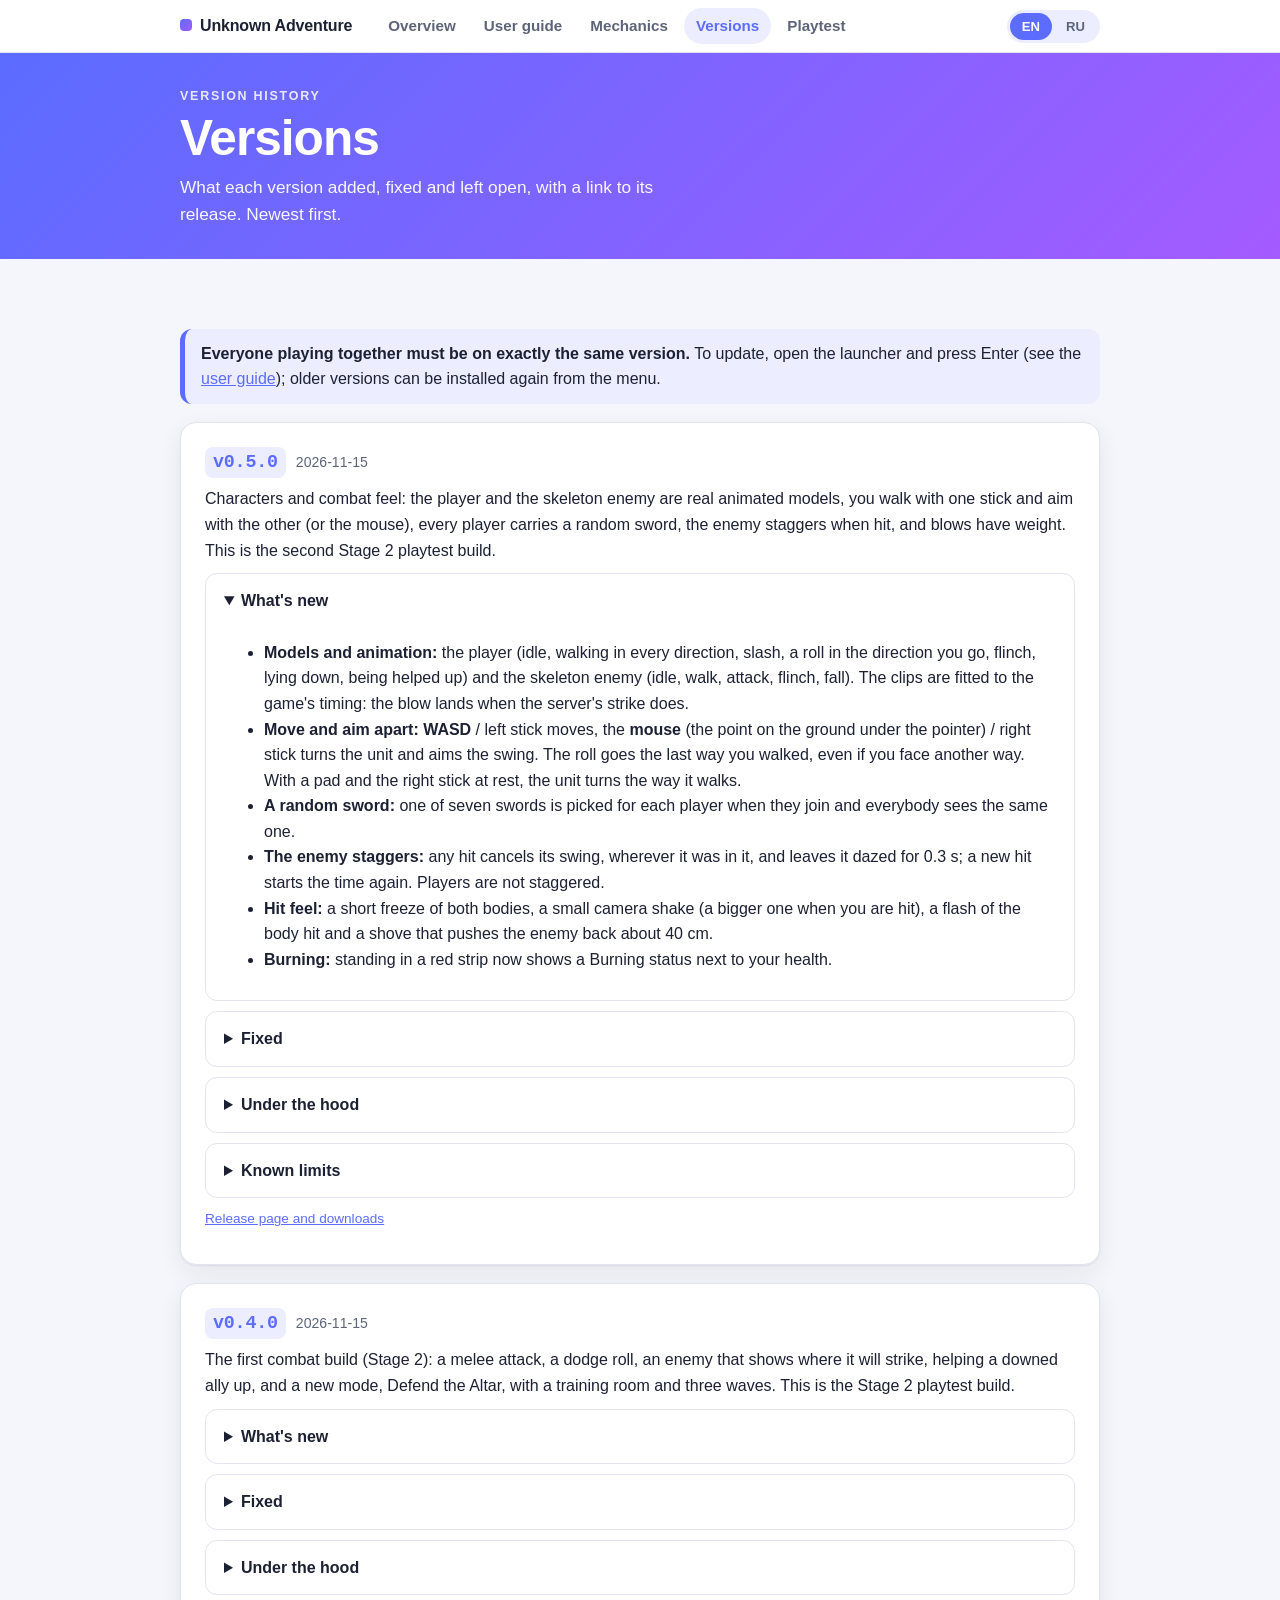
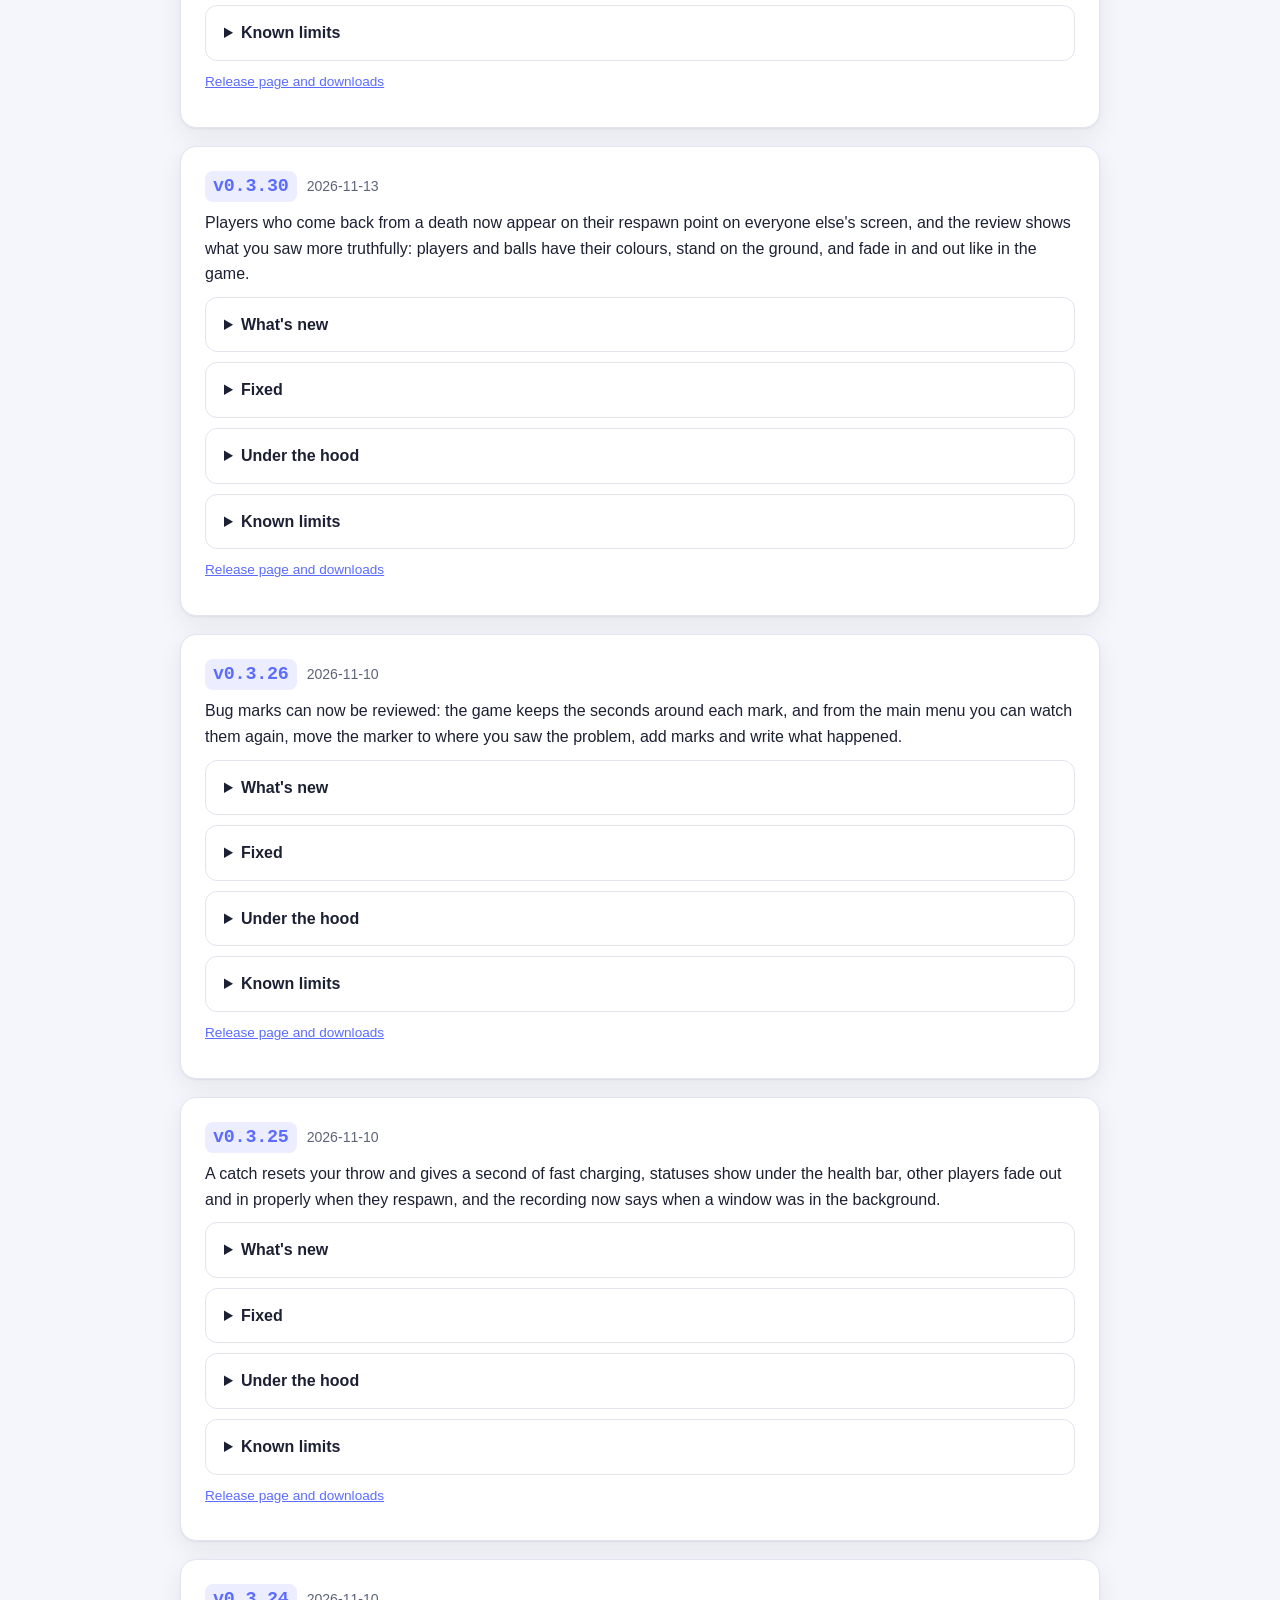
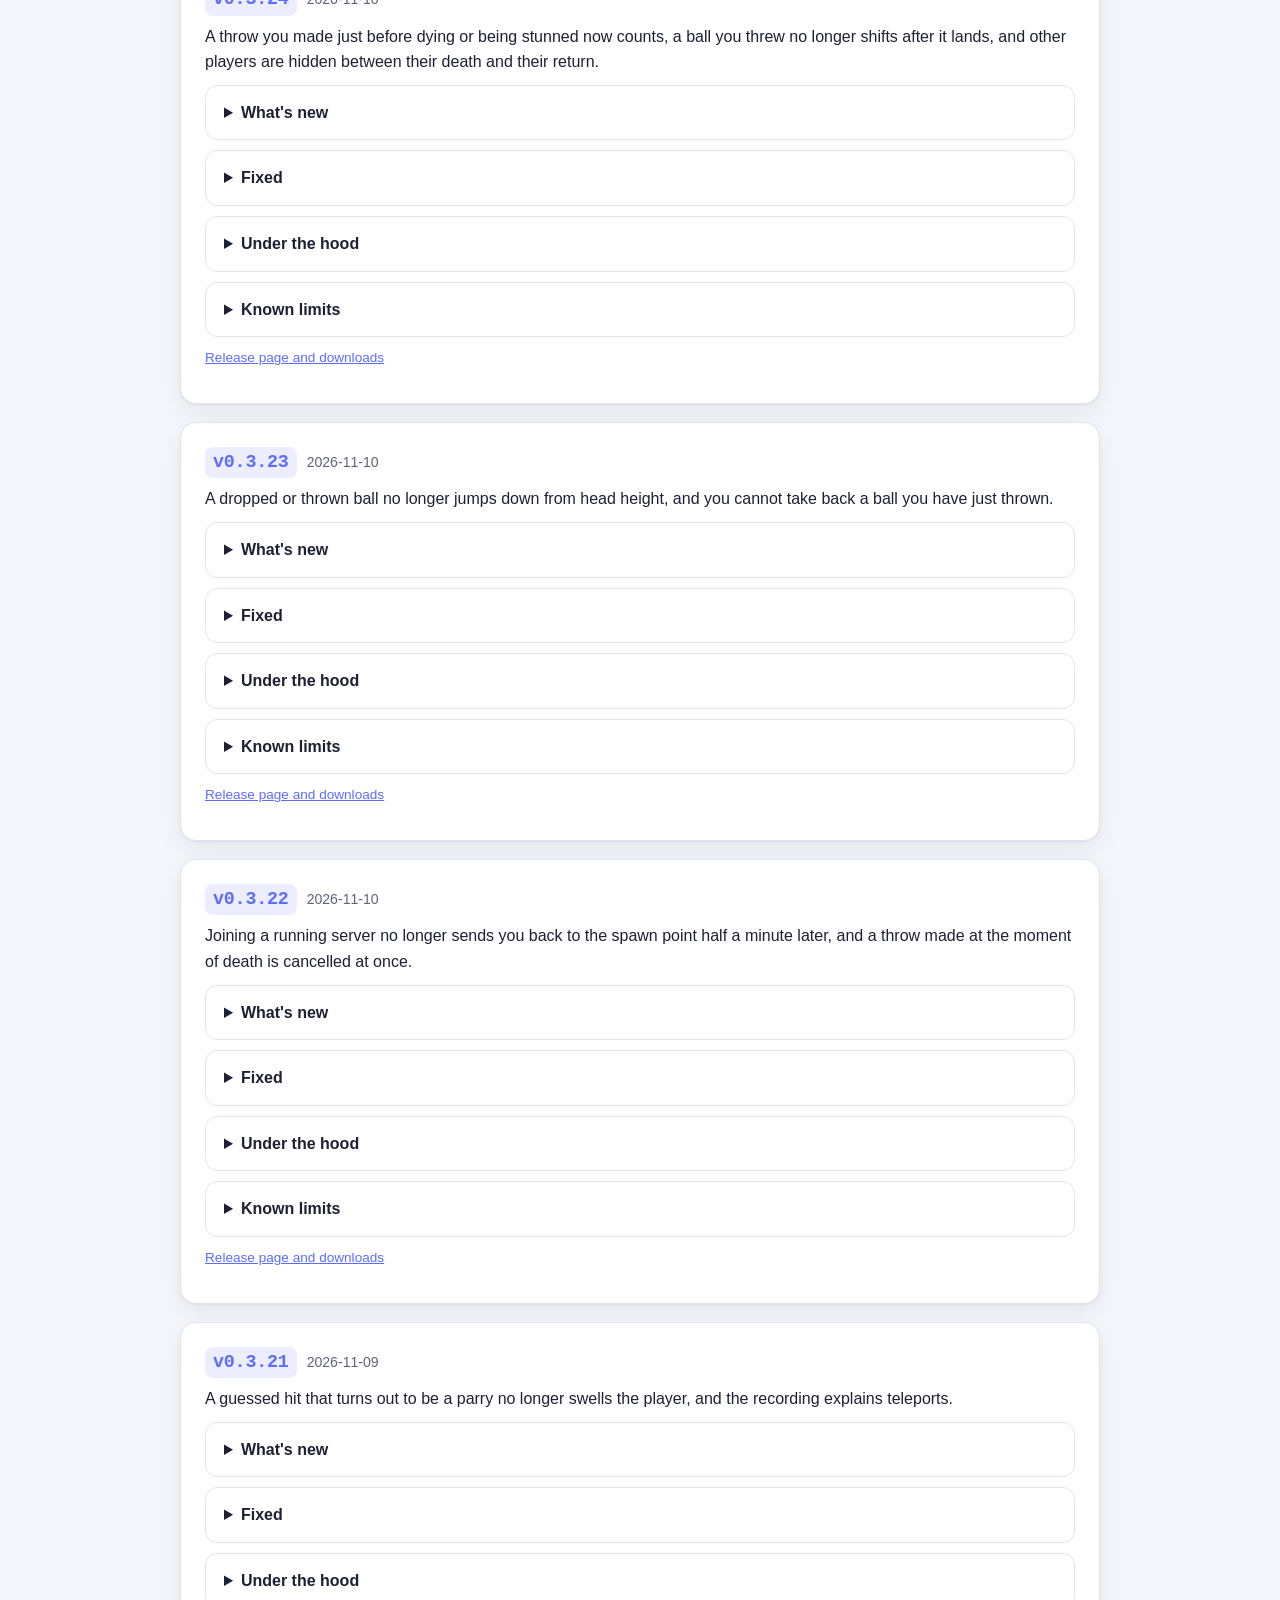
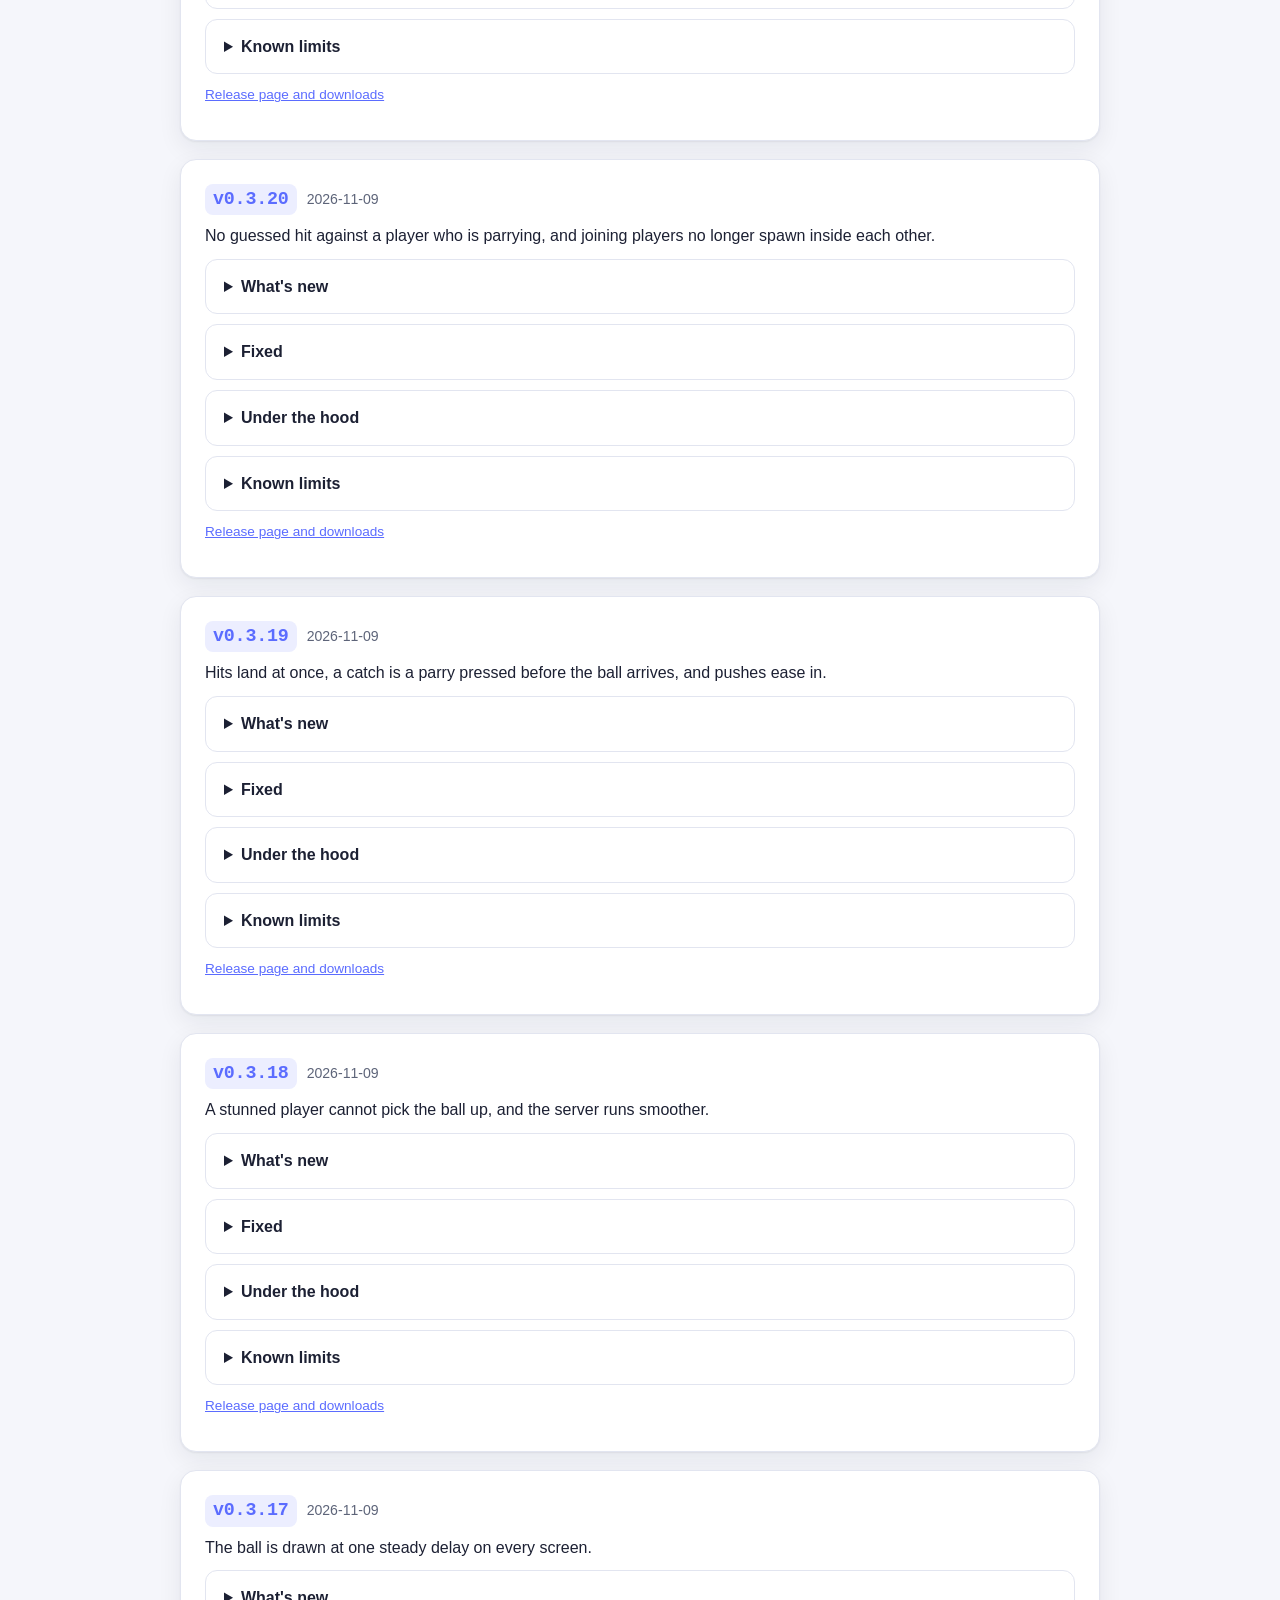
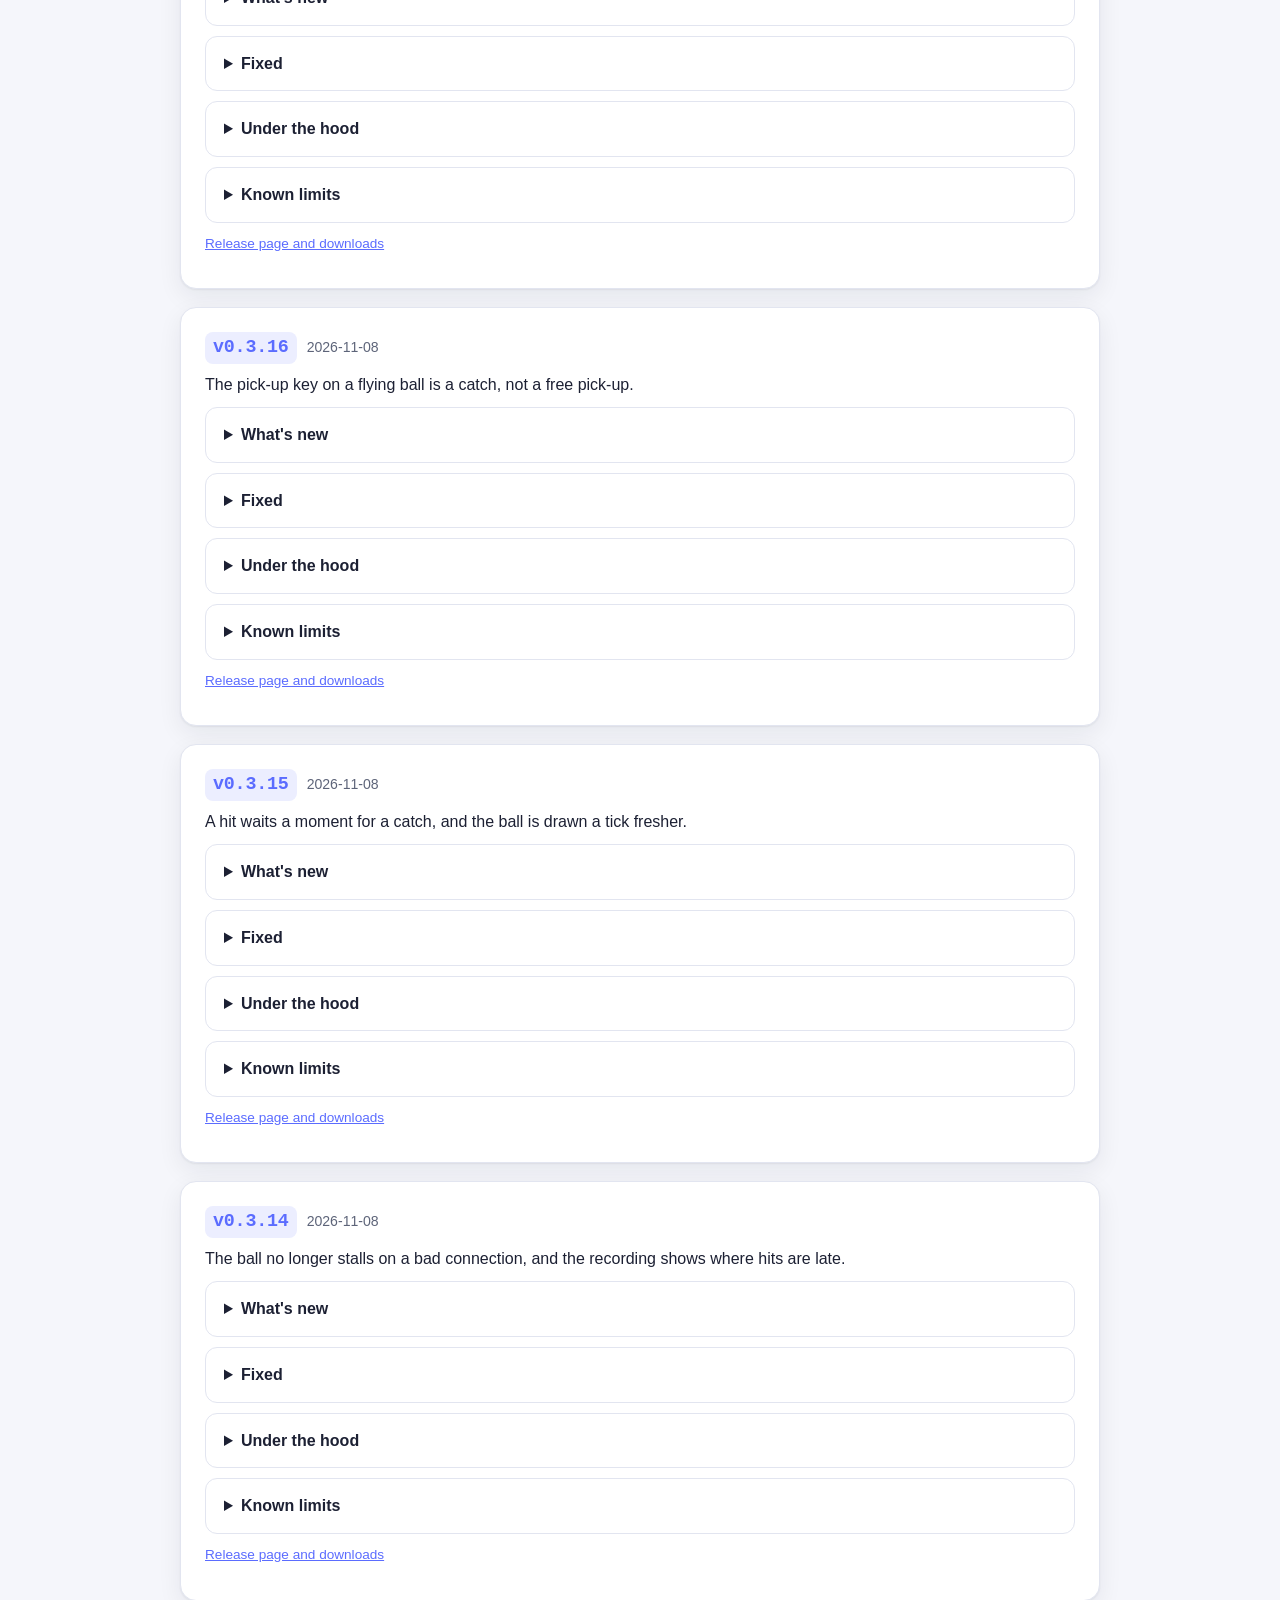
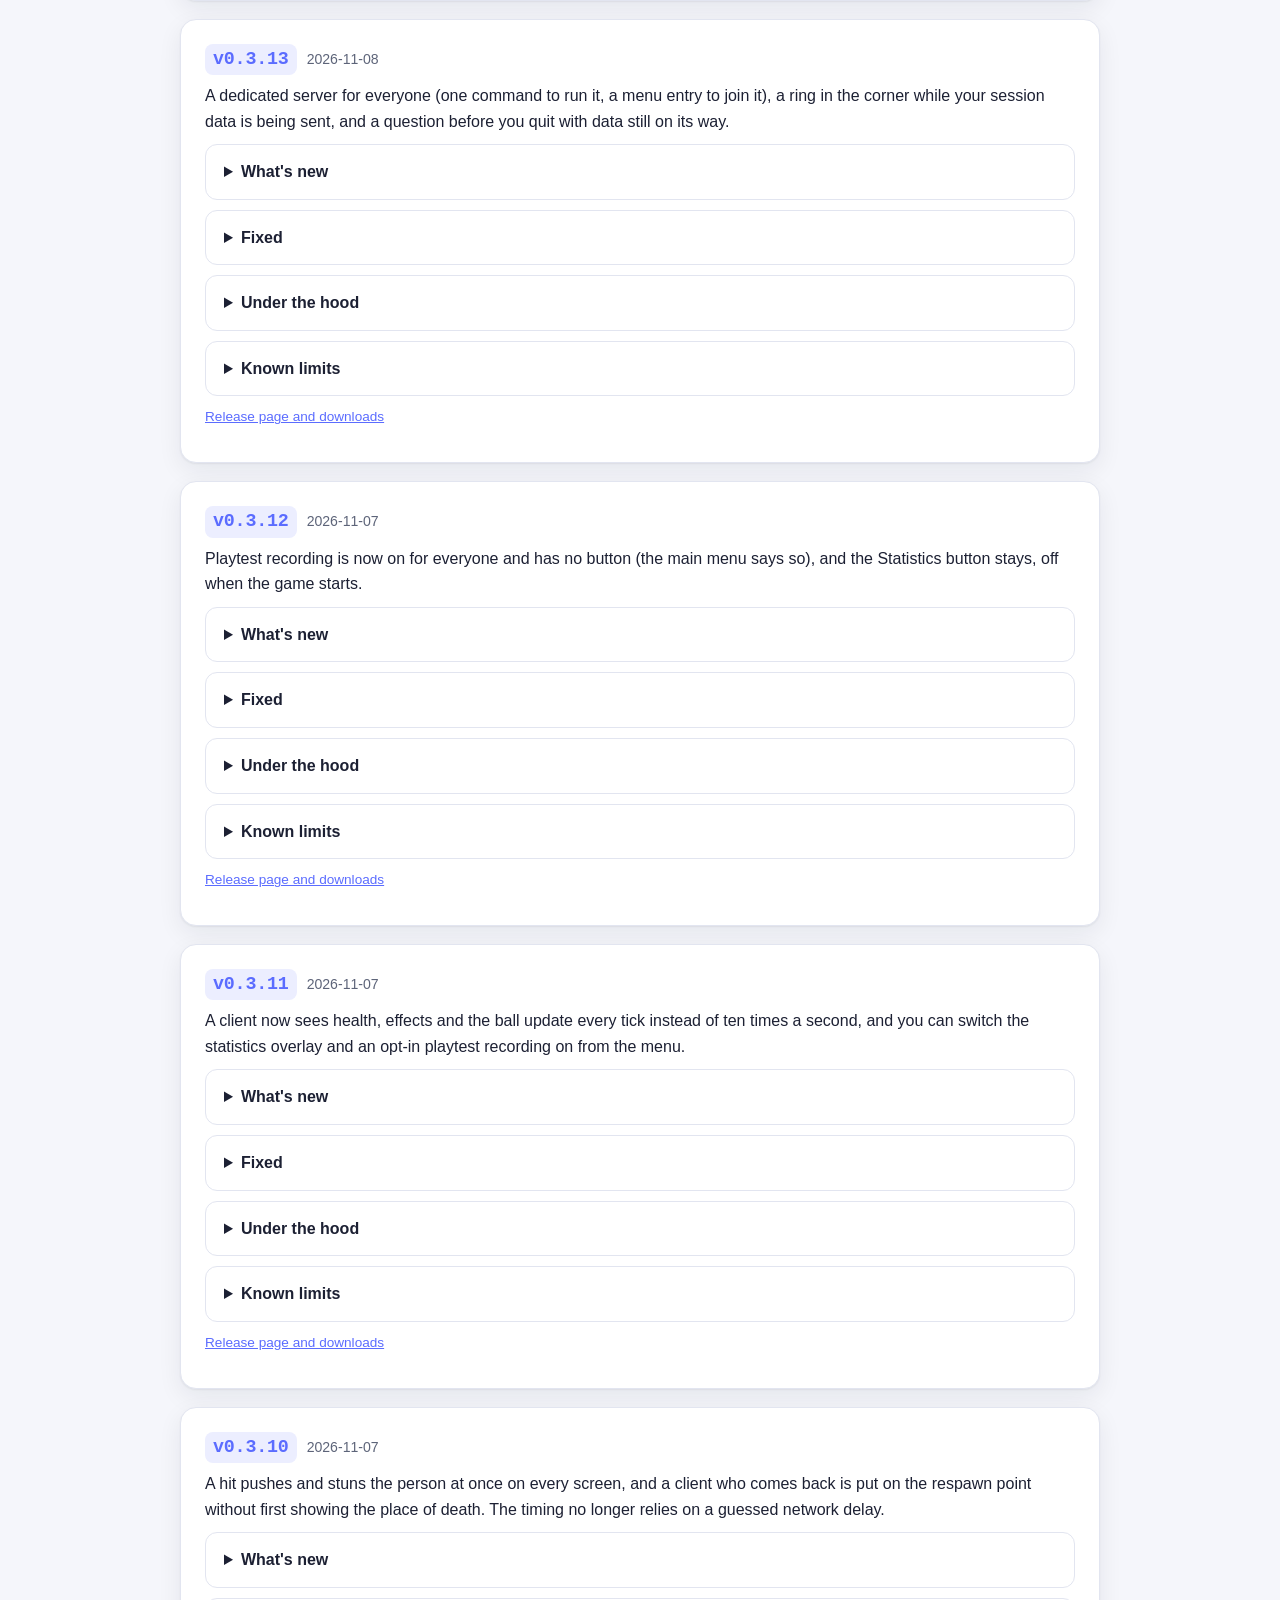
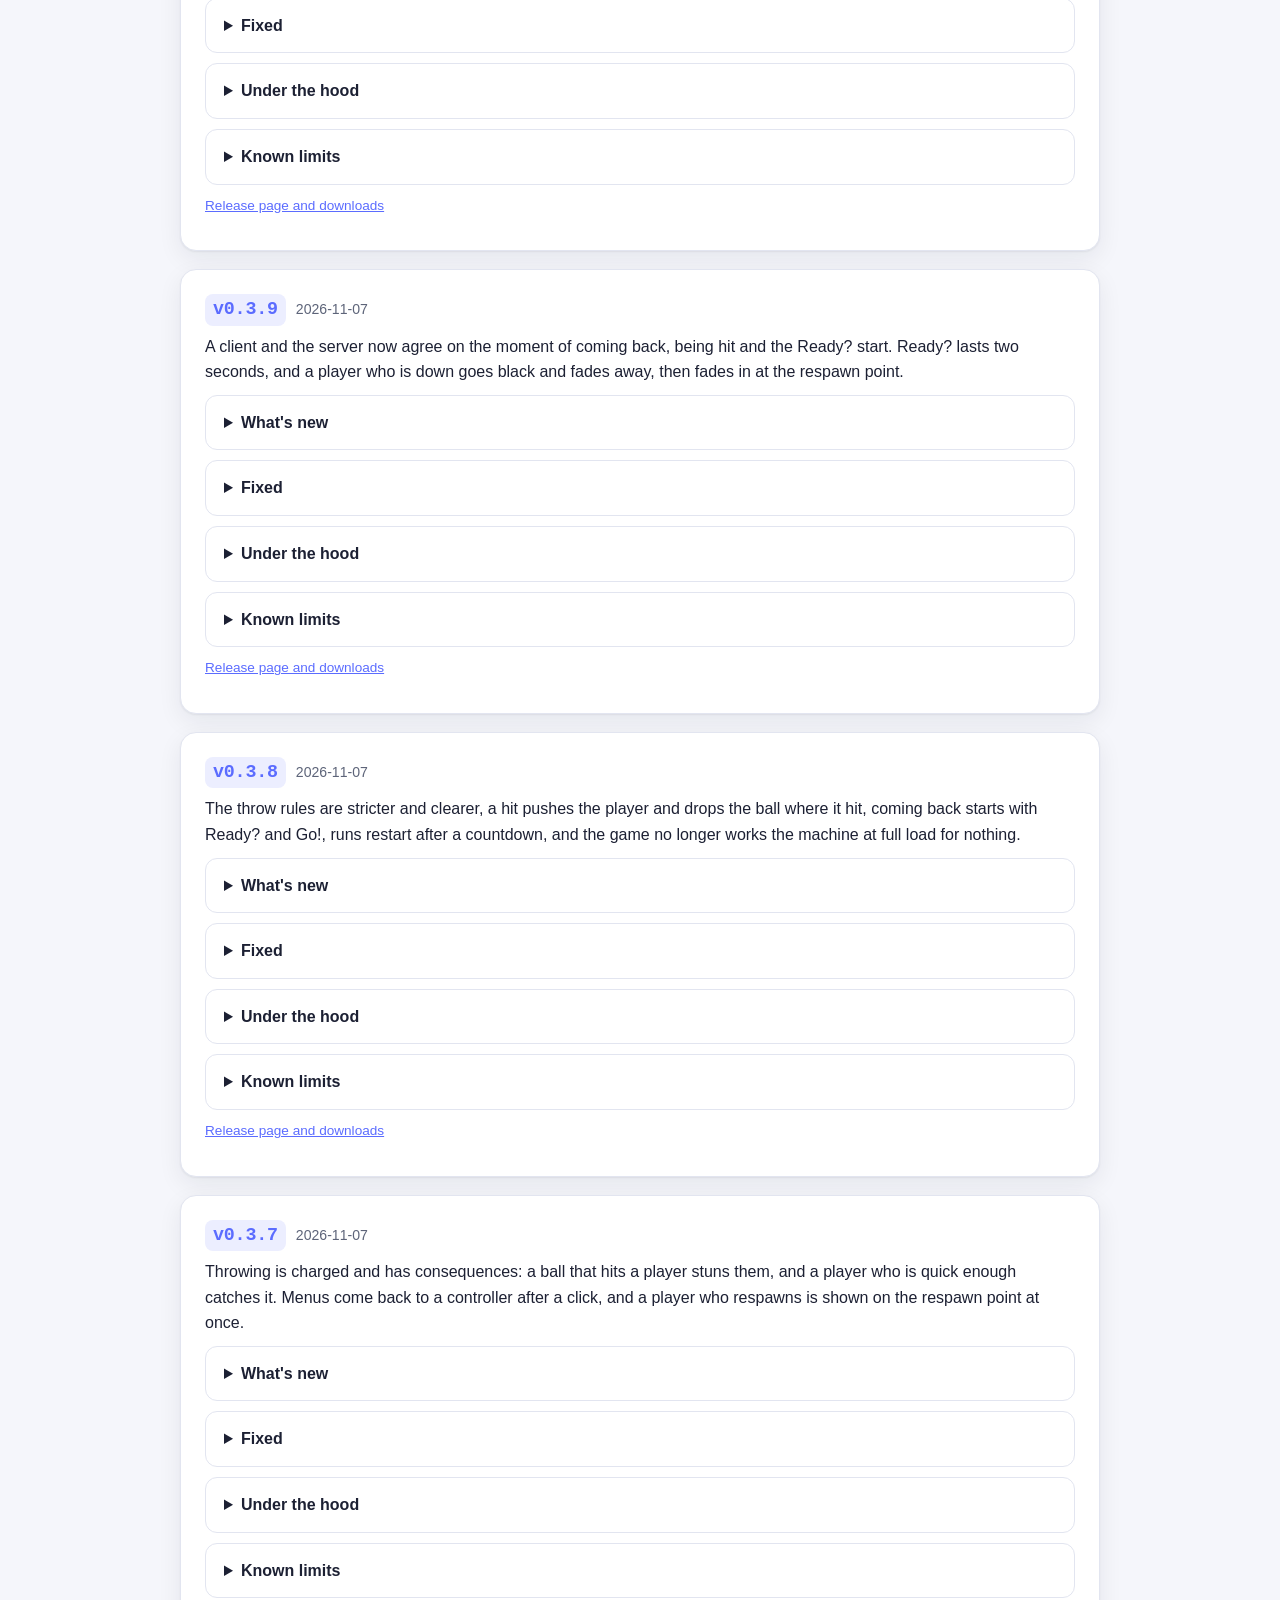
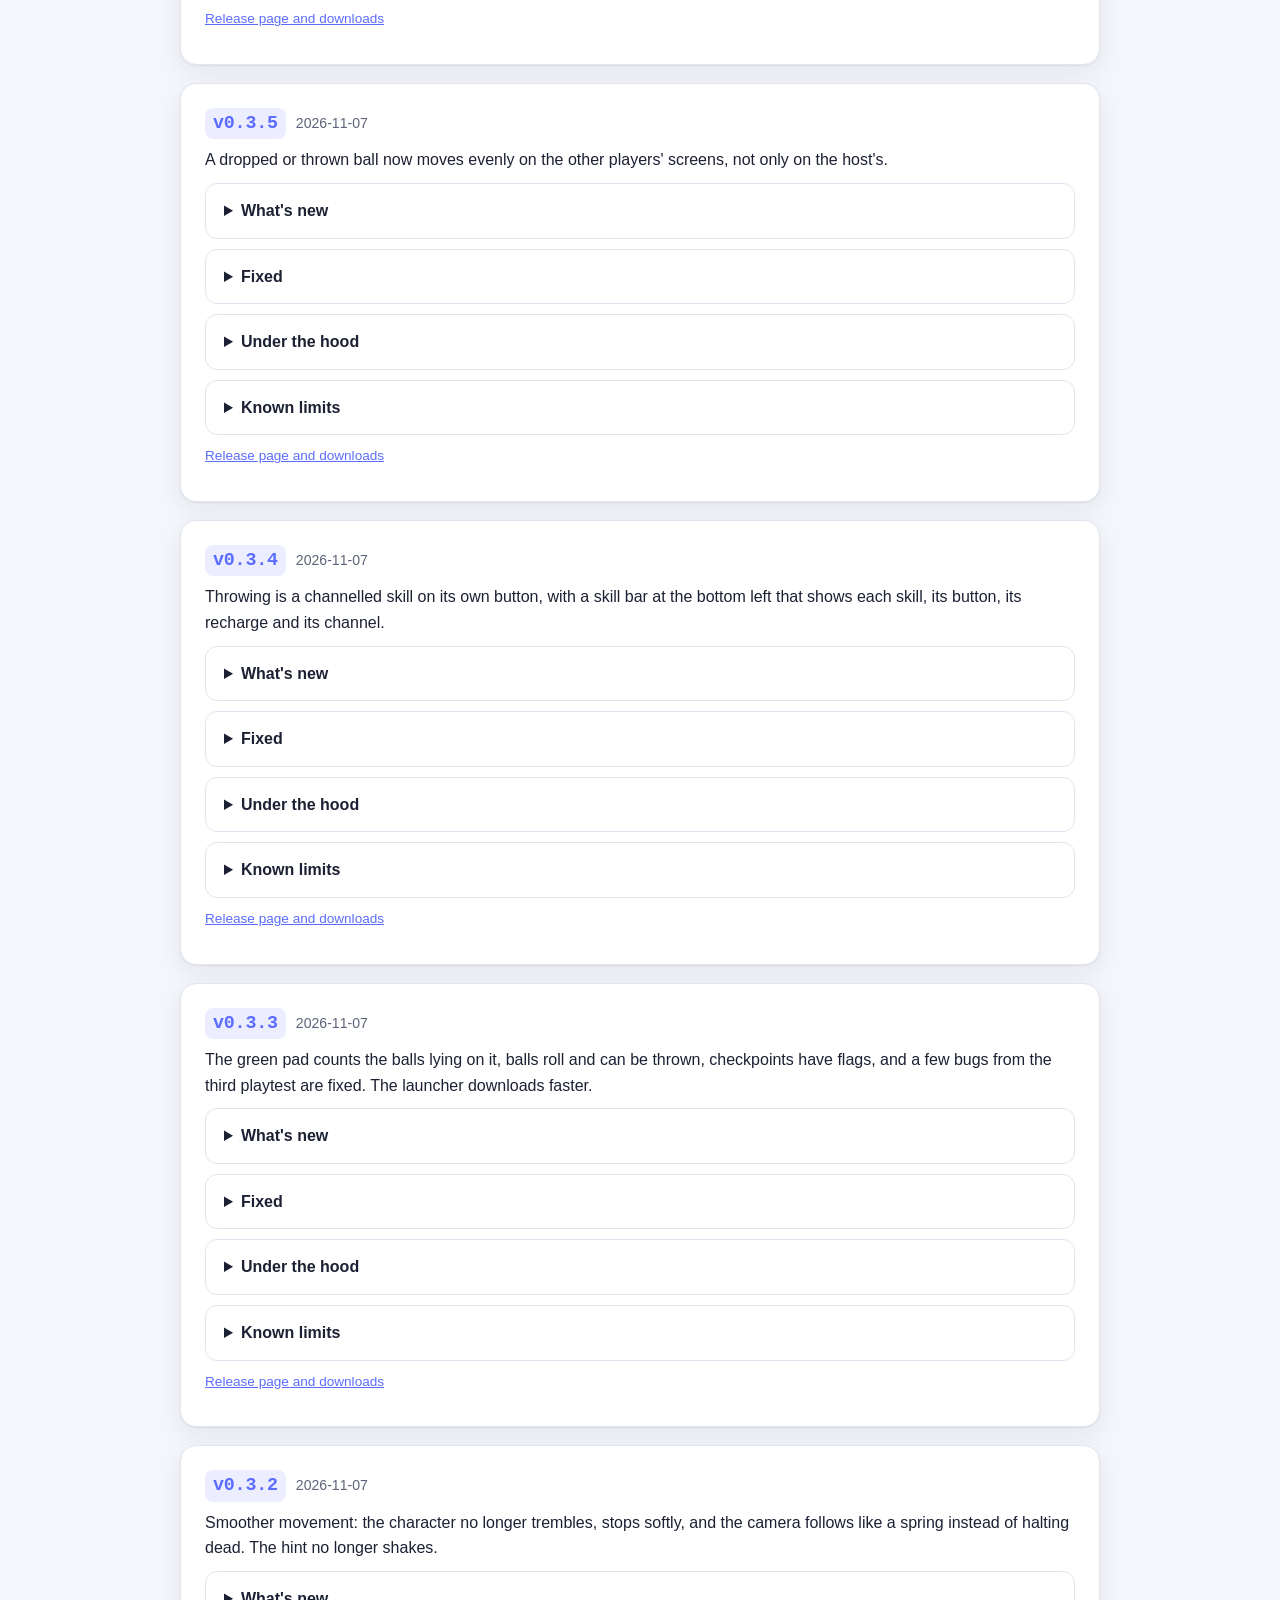
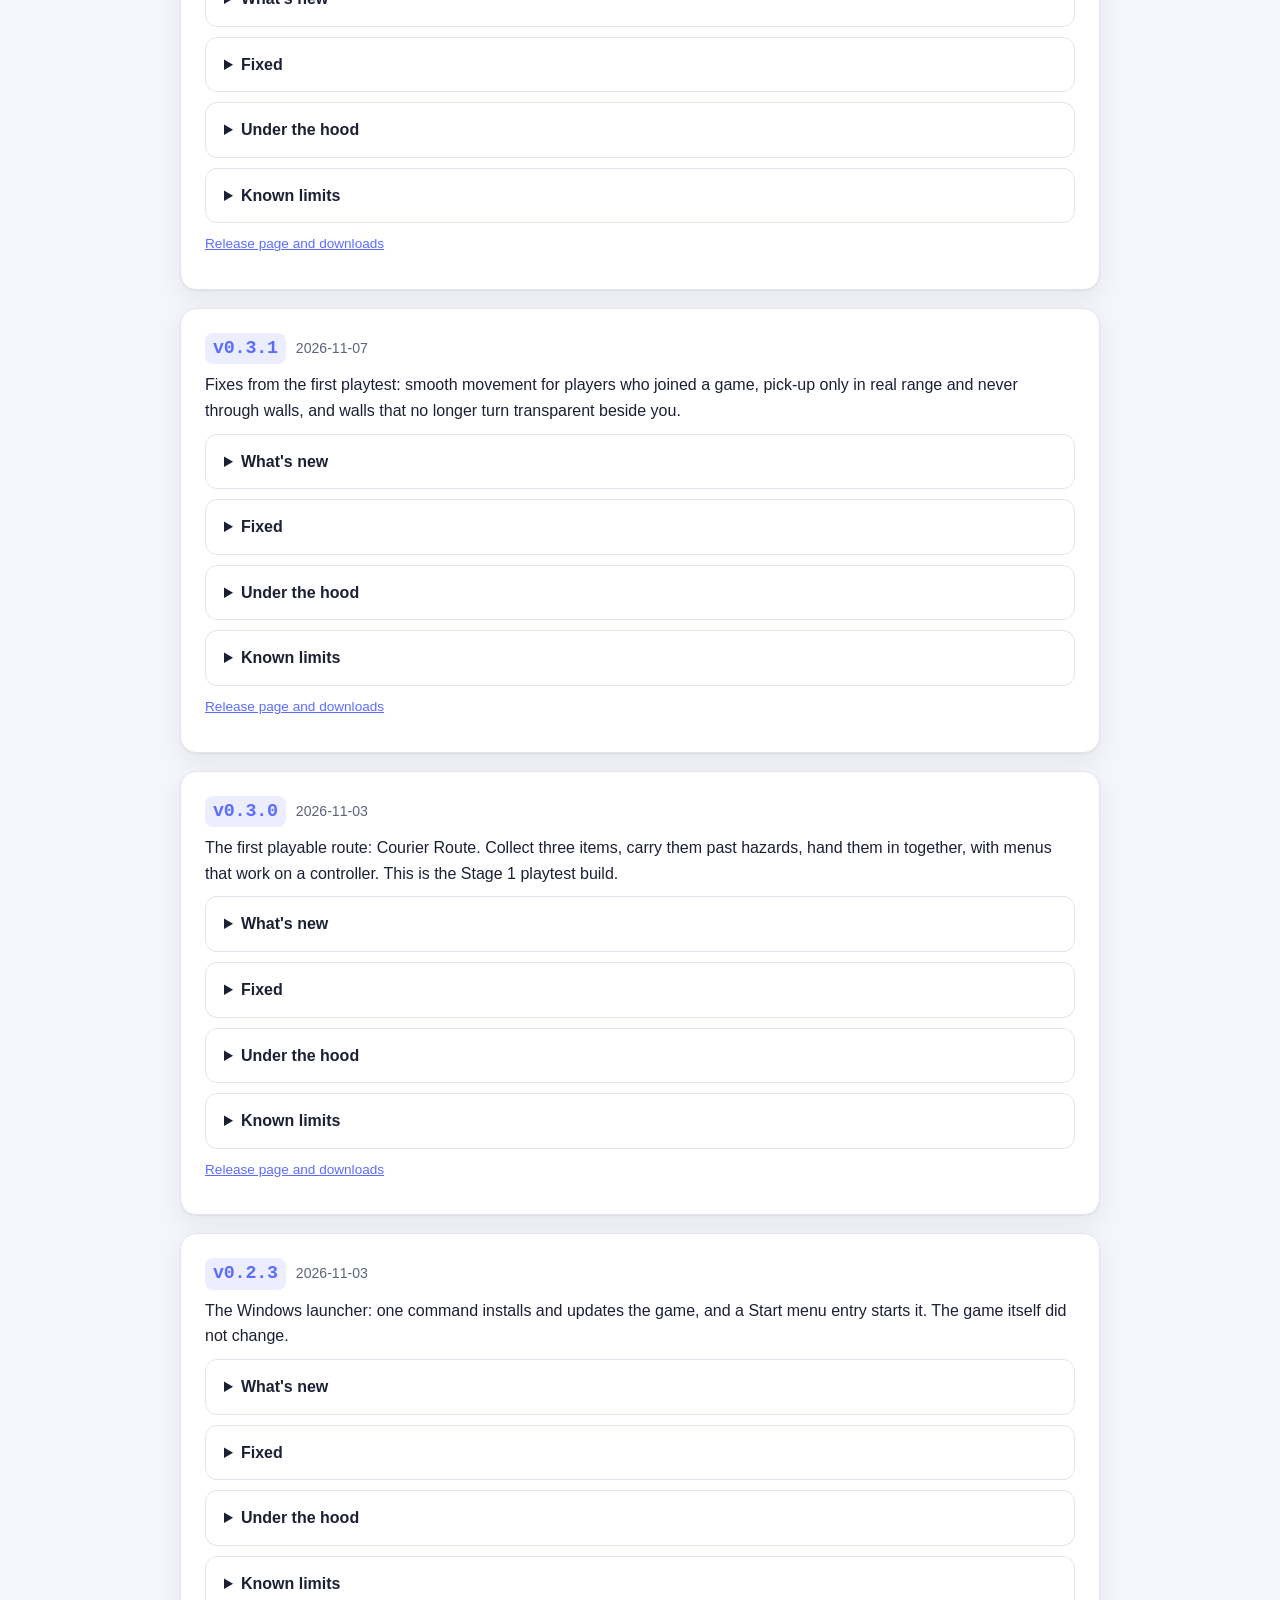
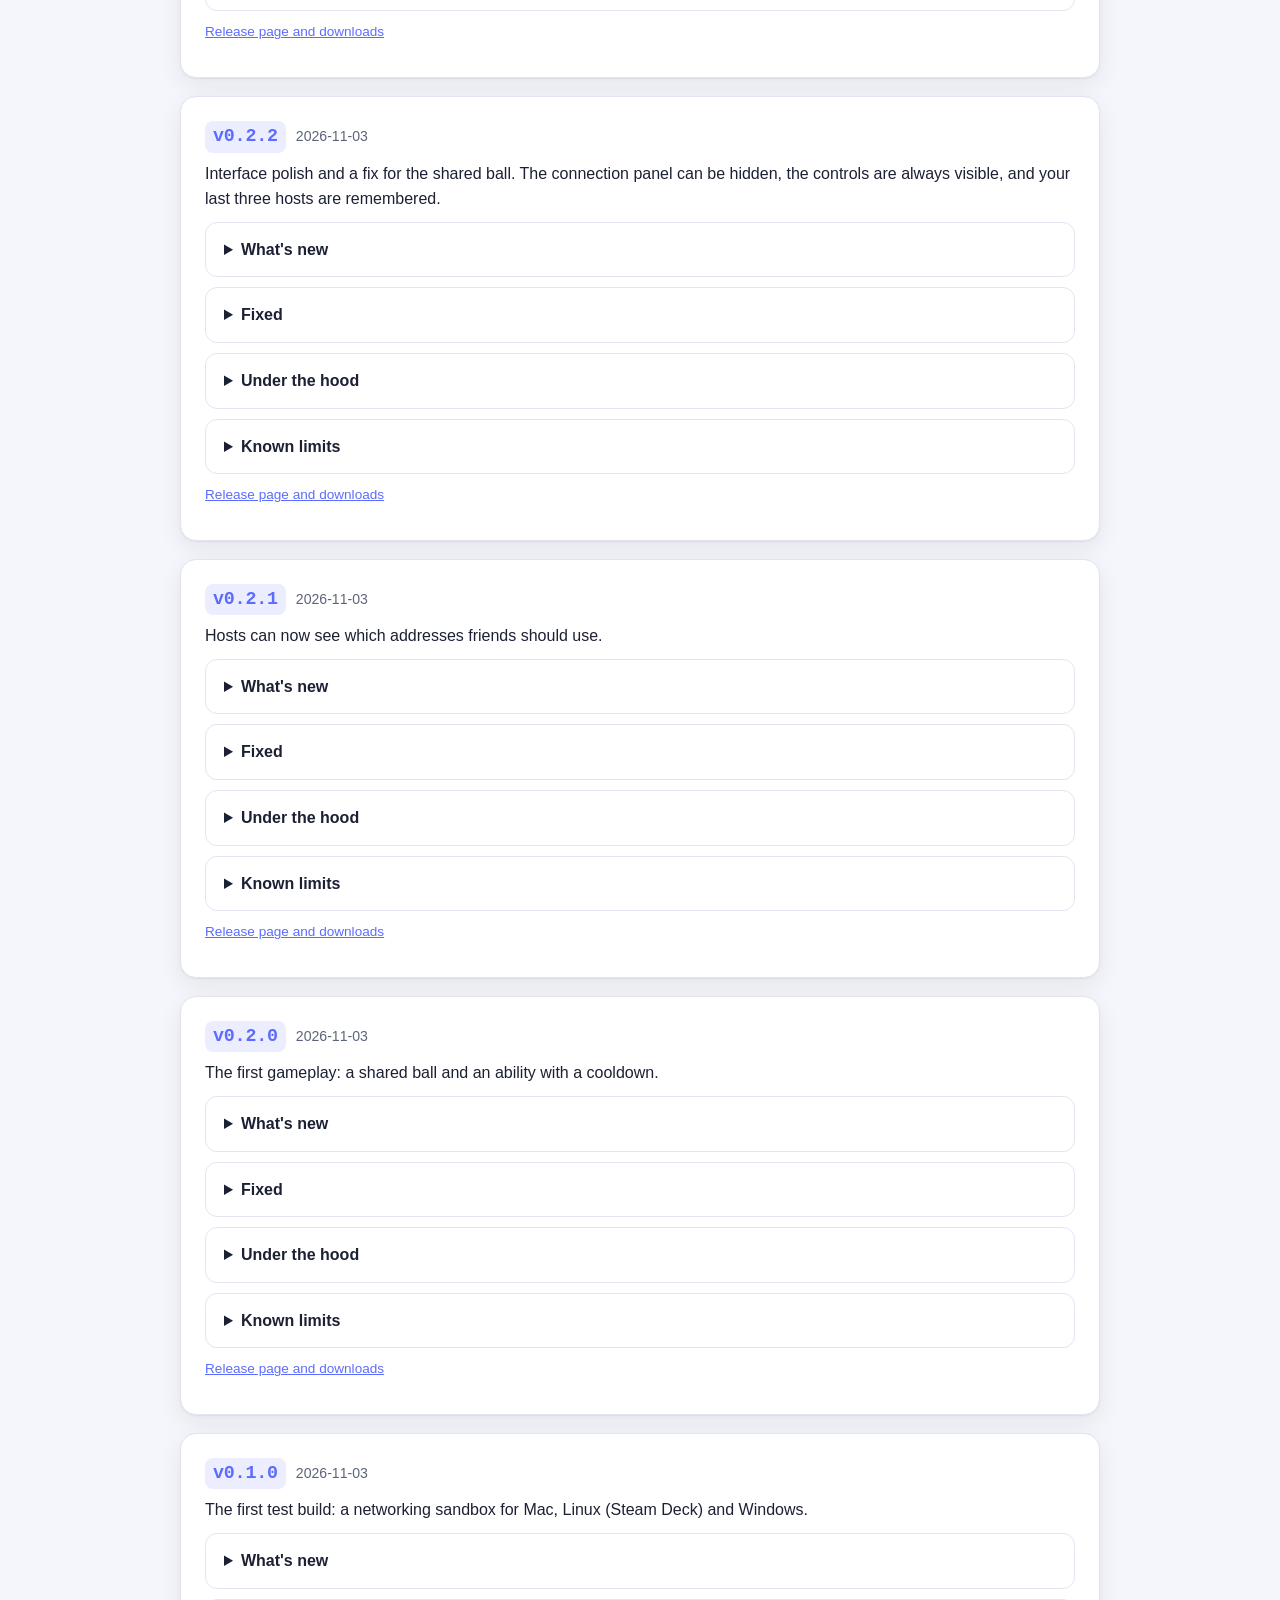
<file: versions.html>
<!doctype html>
<html lang="en">
<head>
<meta charset="utf-8">
<meta name="viewport" content="width=device-width, initial-scale=1">
<title>Unknown Adventure: versions</title>
<meta name="color-scheme" content="light dark">
<link rel="stylesheet" href="assets/style.css">
</head>
<body>

<nav class="topnav" aria-label="Site"><div class="wrap">
  <a class="brand" href="index.html" data-nav>Unknown Adventure</a>
  <div class="links">
    <a href="index.html" data-nav data-i18n="nav_overview">Overview</a>
    <a href="user_guide.html" data-nav data-i18n="nav_guide">User guide</a>
    <a href="mechanics.html" data-nav data-i18n="nav_mechanics">Mechanics</a>
    <a href="versions.html" data-nav data-i18n="nav_versions">Versions</a>
    <a href="playtest.html" data-nav data-i18n="nav_playtest">Playtest</a>
  </div>
  <div class="lang" role="group" aria-label="Language"><button type="button" data-lang="en" aria-pressed="true">EN</button><button type="button" data-lang="ru" aria-pressed="false">RU</button></div>
</div></nav>

<header class="hero slim"><div class="wrap">
  <p class="kicker" data-i18n="vh_kicker">Version history</p>
  <h1>Versions</h1>
  <p class="lead" data-i18n="vh_lead">What each version added, fixed and left open, with a link to its release. Newest first.</p>
</div></header>

<main class="wrap">
  <div class="note"><p data-i18n="upd_note"><b>Everyone playing together must be on exactly the same version.</b> To update, open the launcher and press Enter (see the <a href="user_guide.html">user guide</a>); older versions can be installed again from the menu.</p></div>
  <article class="version" id="v0-5-0" data-version="0.5.0">
  <header><h2><a class="tag" href="https://github.com/espac1o/unknown-adventure-builds/releases/tag/v0.5.0">v0.5.0</a></h2><span class="date">2026-11-15</span><span class="latest-badge" data-i18n="badge_latest">Latest</span></header>
  <p class="summary" data-i18n="v050_sum">Characters and combat feel: the player and the skeleton enemy are real animated models, you walk with one stick and aim with the other (or the mouse), every player carries a random sword, the enemy staggers when hit, and blows have weight. This is the second Stage 2 playtest build.</p>
  <details open><summary><span data-i18n="grp_new">What's new</span></summary><div data-i18n="v050_new"><ul><li><b>Models and animation:</b> the player (idle, walking in every direction, slash, a roll in the direction you go, flinch, lying down, being helped up) and the skeleton enemy (idle, walk, attack, flinch, fall). The clips are fitted to the game's timing: the blow lands when the server's strike does.</li><li><b>Move and aim apart:</b> <b>WASD</b> / left stick moves, the <b>mouse</b> (the point on the ground under the pointer) / right stick turns the unit and aims the swing. The roll goes the last way you walked, even if you face another way. With a pad and the right stick at rest, the unit turns the way it walks.</li><li><b>A random sword:</b> one of seven swords is picked for each player when they join and everybody sees the same one.</li><li><b>The enemy staggers:</b> any hit cancels its swing, wherever it was in it, and leaves it dazed for 0.3 s; a new hit starts the time again. Players are not staggered.</li><li><b>Hit feel:</b> a short freeze of both bodies, a small camera shake (a bigger one when you are hit), a flash of the body hit and a shove that pushes the enemy back about 40 cm.</li><li><b>Burning:</b> standing in a red strip now shows a Burning status next to your health.</li></ul></div></details>
  <details><summary><span data-i18n="grp_fix">Fixed</span></summary><div data-i18n="v050_fix"><p>A crash when a game started from a built version: the room was set before the network layer was ready, so the macOS build never reached hosting. It is set later now.</p></div></details>
  <details><summary><span data-i18n="grp_tech">Under the hood</span></summary><div data-i18n="v050_tech"><p>Characters are Humanoid models driven by an animator built from the animation clips; the clip speed follows the game's swing and roll timing. Hit effects are presentation only (nothing in them changes the fight, except the enemy's shove, which the server decides). Automatic tests: 389 unit tests and 33 play-mode tests.</p></div></details>
  <details><summary><span data-i18n="grp_known">Known limits</span></summary><div data-i18n="v050_known"><p>The player model is an unclothed base mesh, the hit sounds are the old placeholders, and nobody has played this by hand: the sword grip, the camera shake, the freeze length and the timing of the blows against the clips are first guesses. The skeleton has no weapon. A downed player lies in the last pose of the death clip.</p></div></details>
  <p class="caption"><a href="https://github.com/espac1o/unknown-adventure-builds/releases/tag/v0.5.0" data-i18n="get_release">Release page and downloads</a></p>
</article><article class="version" id="v0-4-0" data-version="0.4.0">
  <header><h2><a class="tag" href="https://github.com/espac1o/unknown-adventure-builds/releases/tag/v0.4.0">v0.4.0</a></h2><span class="date">2026-11-15</span><span class="latest-badge" data-i18n="badge_latest">Latest</span></header>
  <p class="summary" data-i18n="v040_sum">The first combat build (Stage 2): a melee attack, a dodge roll, an enemy that shows where it will strike, helping a downed ally up, and a new mode, Defend the Altar, with a training room and three waves. This is the Stage 2 playtest build.</p>
  <details><summary><span data-i18n="grp_new">What's new</span></summary><div data-i18n="v040_new"><ul><li><b>Attack</b> (left mouse button / right trigger) and <b>dodge roll</b> (Space or right mouse button / B): the server decides every hit; the roll cannot be hurt for its first 0.2 s and can cancel your own swing in its first half.</li><li><b>The Hollow:</b> an enemy that wakes when you come near, walks to you, shows a red strike zone on the ground and only then hits for 25.</li><li><b>Downed:</b> a blow that would kill you in a fight puts you down for 20 s; an ally holds <b>Interact</b> next to you for 4 s to get you up with 40 health. When everyone is down, the run restarts.</li><li><b>Game modes:</b> Courier Route and <b>Defend the Altar</b>, each its own level; choose in the menu. Joining a server in the other mode moves you to the right level by itself.</li><li><b>Defend the Altar:</b> a training room (targets, flashing danger zones, a ready zone that opens the door), then a 15 s preparation and three waves of 3, 5 and 7 enemies around a shared altar. Win by surviving; lose if the altar falls or everybody is down.</li><li><b>Game server:</b> a console (<code>status</code>, <code>players</code>, <code>kick</code>, <code>restart</code>, <code>stop</code>, <code>say</code>), the options <code>-port</code>, <code>-maxplayers</code>, <code>-name</code> and <code>-mode</code>, and a "server full" answer.</li><li>Clips now record swings, enemies and the strike zones, and the review draws them.</li></ul></div></details>
  <details><summary><span data-i18n="grp_fix">Fixed</span></summary><div data-i18n="v040_fix"><p>No fixes in this version; it adds combat.</p></div></details>
  <details><summary><span data-i18n="grp_tech">Under the hood</span></summary><div data-i18n="v040_tech"><p>Net library 0.6.0 (the mode check when joining, the server-full answer, the console). The dodge roll is part of the predicted movement, the enemies and the waves are server state. Automatic tests: 368 unit tests and 33 play-mode tests, including two clients playing three full Defend the Altar runs in a row, a dodge at 100 ms delay and 5% loss, and a downed player being helped up.</p></div></details>
  <details><summary><span data-i18n="grp_known">Known limits</span></summary><div data-i18n="v040_known"><p>Nobody has played this by hand yet. Every number (attack and enemy damage, speeds, timers, the altar's 300 health) is a first guess. A downed player is not drawn lying down yet, there is no separate results screen, and the new server console has not been checked inside the game server container on the NAS.</p></div></details>
  <p class="caption"><a href="https://github.com/espac1o/unknown-adventure-builds/releases/tag/v0.4.0" data-i18n="get_release">Release page and downloads</a></p>
</article><article class="version" id="v0-3-30" data-version="0.3.30">
  <header><h2><a class="tag" href="https://github.com/espac1o/unknown-adventure-builds/releases/tag/v0.3.30">v0.3.30</a></h2><span class="date">2026-11-13</span><span class="latest-badge" data-i18n="badge_latest">Latest</span></header>
  <p class="summary" data-i18n="v0330_sum">Players who come back from a death now appear on their respawn point on everyone else's screen, and the review shows what you saw more truthfully: players and balls have their colours, stand on the ground, and fade in and out like in the game.</p>
  <details><summary><span data-i18n="grp_new">What's new</span></summary><div data-i18n="v0330_new"><ul><li>The review plays players and balls with their real colours, and fades a player out and in when the game did.</li><li>A clip whose marks you have all removed stays in the list, struck through, and a mark can be added to it again.</li><li>The note field in the review now says <b>Note</b> instead of Address.</li></ul></div></details>
  <details><summary><span data-i18n="grp_fix">Fixed</span></summary><div data-i18n="v0330_fix"><ul><li><b>Another player on their death place after coming back.</b> On other screens a returning player was drawn on the place of death for a moment, or hung there until the server moved them. Now they are not drawn until they stand on the respawn point, then fade in there, and they stay on it until they set off.</li><li><b>Players on spawn points looked like they were floating</b> in the review; they now stand on the ground.</li><li><b>Players and balls were pink</b> in the review.</li><li>A dead player no longer leaves a shadow behind while fading out.</li></ul></div></details>
  <details><summary><span data-i18n="grp_tech">Under the hood</span></summary><div data-i18n="v0330_tech"><p>The respawn of other players is decided by their health and the clock, not by network ticks (the two use different ticks). The game server container runs with fewer privileges, and the game server can be reached from outside the home network.</p></div></details>
  <details><summary><span data-i18n="grp_known">Known limits</span></summary><div data-i18n="v0330_known"><p>Not fixed yet: sudden ping spikes on a Wi-Fi connection (seen once as a stall of a second or more) can make the ball jump; the cause has not been found. A player who sets off from the respawn point may still show a small step on other screens, which is being watched.</p></div></details>
  <p class="caption"><a href="https://github.com/espac1o/unknown-adventure-builds/releases/tag/v0.3.30" data-i18n="get_release">Release page and downloads</a></p>
</article><article class="version" id="v0-3-26" data-version="0.3.26">
  <header><h2><a class="tag" href="https://github.com/espac1o/unknown-adventure-builds/releases/tag/v0.3.26">v0.3.26</a></h2><span class="date">2026-11-10</span><span class="latest-badge" data-i18n="badge_latest">Latest</span></header>
  <p class="summary" data-i18n="v0326_sum">Bug marks can now be reviewed: the game keeps the seconds around each mark, and from the main menu you can watch them again, move the marker to where you saw the problem, add marks and write what happened.</p>
  <details><summary><span data-i18n="grp_new">What's new</span></summary><div data-i18n="v0326_new"><ul><li>Pressing <code>P</code> (or the right stick) still marks a bug, and now the game also keeps what your screen showed for 5 seconds before and 3 seconds after it. Marks pressed close together share one clip, and a second press within a second and a half is ignored as an accident.</li><li>In the main menu a <b>bug icon</b> appears at the top right when there is something to review (up to the last three sessions). It opens a list with <b>Load</b> and <b>Delete</b>.</li><li><b>Load</b> opens the level paused. A side menu on the left (it slides out when the pointer reaches the left edge) lists the clips; a big <b>play</b> button in the middle fades into the clip and plays it with simple stand-ins for the players and the ball.</li><li>The timeline shows where you pressed the button (a red line) and a marker for where you actually saw the problem (an orange flag you can drag). You can pause, scrub (also with <code>Space</code> and the arrow keys), <b>add a mark</b> at the playhead if you saw a second thing, remove a mark, tag it (ball, movement, hit, respawn, other) and write a note.</li><li><b>Done</b> sends the clips and notes with the playtest data and removes the review; <b>Back to menu</b> keeps it for later.</li></ul></div></details>
  <details><summary><span data-i18n="grp_fix">Fixed</span></summary><div data-i18n="v0326_fix"><ul><li>Nothing was fixed in this version: it adds the way to show us what you saw.</li></ul></div></details>
  <details><summary><span data-i18n="grp_tech">Under the hood</span></summary><div data-i18n="v0326_tech"><p>Clips are saved on your device; only the ones you finish with <b>Done</b> are sent.</p></div></details>
  <details><summary><span data-i18n="grp_known">Known limits</span></summary><div data-i18n="v0326_known"><p>The review screen has been checked by an automated test but not yet by eye; how it looks on the Steam Deck is the first thing to tell us.</p></div></details>
  <p class="caption"><a href="https://github.com/espac1o/unknown-adventure-builds/releases/tag/v0.3.26" data-i18n="get_release">Release page and downloads</a></p>
</article><article class="version" id="v0-3-25" data-version="0.3.25">
  <header><h2><a class="tag" href="https://github.com/espac1o/unknown-adventure-builds/releases/tag/v0.3.25">v0.3.25</a></h2><span class="date">2026-11-10</span><span class="latest-badge" data-i18n="badge_latest">Latest</span></header>
  <p class="summary" data-i18n="v0325_sum">A catch resets your throw and gives a second of fast charging, statuses show under the health bar, other players fade out and in properly when they respawn, and the recording now says when a window was in the background.</p>
  <details><summary><span data-i18n="grp_new">What's new</span></summary><div data-i18n="v0325_new"><ul><li>Catching a ball makes your throw ready at once. For 1 second after, a throw you start charges twice as fast, and holding it too long costs half the penalty.</li><li>Under the health bar there are now statuses: positive ones (carrying a ball, speed boost, quick throw) in one row, negative ones (slowed while charging, stunned) in the row below, each with a radial timer. They replace the "Carrying" text.</li><li>A throw you made just before dying or being stunned is accepted for a full round trip of your connection, not one way.</li><li>On other screens a player who died is hidden from the moment they are down until they stand on their respawn point, and then appears with the fade.</li><li>The recording marks every second in which the window of the game was in the background (it is held to 20 frames a second then), so a low frame rate is not mistaken for a fault.</li></ul></div></details>
  <details><summary><span data-i18n="grp_fix">Fixed</span></summary><div data-i18n="v0325_fix"><ul><li>A throw let go of just before a death was sometimes undone for the thrower: the ball flew a few metres and then went back.</li><li>On other screens a dead player became see-through, was drawn again where they died and then jumped to the respawn point.</li></ul></div></details>
  <details><summary><span data-i18n="grp_tech">Under the hood</span></summary><div data-i18n="v0325_tech"><p>Interaction 0.8.6.</p></div></details>
  <details><summary><span data-i18n="grp_known">Known limits</span></summary><div data-i18n="v0325_known"><p>Not yet explained (perhaps the low-energy profile): the Deck dropped to 76 frames a second once without anything happening, and the health bar of the Deck seemed to lag a few times (the server's damage steps were even).</p></div></details>
  <p class="caption"><a href="https://github.com/espac1o/unknown-adventure-builds/releases/tag/v0.3.25" data-i18n="get_release">Release page and downloads</a></p>
</article><article class="version" id="v0-3-24" data-version="0.3.24">
  <header><h2><a class="tag" href="https://github.com/espac1o/unknown-adventure-builds/releases/tag/v0.3.24">v0.3.24</a></h2><span class="date">2026-11-10</span><span class="latest-badge" data-i18n="badge_latest">Latest</span></header>
  <p class="summary" data-i18n="v0324_sum">A throw you made just before dying or being stunned now counts, a ball you threw no longer shifts after it lands, and other players are hidden between their death and their return.</p>
  <details><summary><span data-i18n="grp_new">What's new</span></summary><div data-i18n="v0324_new"><ul><li>If you let go of a throw before you died or were stunned and the message reached the server a moment after, the throw is made (the shooter is favoured), with the charge you had.</li><li>The ball you threw is handed over to the server's copy while it is still rolling, so it no longer slides 20 to 30 centimetres some seconds after landing, or after hitting somebody.</li><li>On other screens a player who was knocked out stays out of sight from the end of the fade until they stand on their respawn point, instead of showing for a moment on the place of their death.</li><li>The ball hangs a little lower and closer to the body while you charge a throw, instead of sinking almost to the ground.</li><li>Other players no longer turn on a few extra ticks when they stop, which made them swing back and forth.</li></ul></div></details>
  <details><summary><span data-i18n="grp_fix">Fixed</span></summary><div data-i18n="v0324_fix"><ul><li>The ball you threw shifted a few seconds after it landed (and, after a hit, toward the player who was hit), only on your own screen.</li><li>A player who died was drawn for a moment, alive, on the place of their death on the other screen, and seemed to walk before being put on the respawn point.</li></ul></div></details>
  <details><summary><span data-i18n="grp_tech">Under the hood</span></summary><div data-i18n="v0324_tech"><p>Interaction 0.8.5.</p></div></details>
  <details><summary><span data-i18n="grp_known">Known limits</span></summary><div data-i18n="v0324_known"><p>Turning back and forth when another player stops is only partly understood (this release removes one cause); the recording now counts it.</p></div></details>
  <p class="caption"><a href="https://github.com/espac1o/unknown-adventure-builds/releases/tag/v0.3.24" data-i18n="get_release">Release page and downloads</a></p>
</article><article class="version" id="v0-3-23" data-version="0.3.23">
  <header><h2><a class="tag" href="https://github.com/espac1o/unknown-adventure-builds/releases/tag/v0.3.23">v0.3.23</a></h2><span class="date">2026-11-10</span><span class="latest-badge" data-i18n="badge_latest">Latest</span></header>
  <p class="summary" data-i18n="v0323_sum">A dropped or thrown ball no longer jumps down from head height, and you cannot take back a ball you have just thrown.</p>
  <details><summary><span data-i18n="grp_new">What's new</span></summary><div data-i18n="v0323_new"><ul><li>The ball you hold hangs at chest height on every screen, the height the server lets it go from. Before, it was drawn about a metre higher and dropped to chest height the moment you let go.</li><li>For half a second after you throw a ball you cannot pick it up again.</li><li>The throw recharges in 4 seconds (was 5). A throw you let go of within the first half of the charge time recharges 2 seconds sooner, and the skill's border flashes when you get that saving. The border also flashes when the throw is ready again.</li><li>Holding the throw for half as long again as a full charge cancels it: the ball goes back to hanging, you walk normally again, and the throw is blocked for 2 seconds.</li><li>A player who is stunned drops the ball they carry.</li><li>If the server threw the ball much harder or softer than your screen showed, your ball moves to the server's one within a tenth of a second (before, it could stay near your feet on your screen for two seconds while the real one flew six metres).</li></ul></div></details>
  <details><summary><span data-i18n="grp_fix">Fixed</span></summary><div data-i18n="v0323_fix"><ul><li>The ball you had just thrown could be picked up at once if the throw was weak; it then sometimes stayed out of sight for a long time.</li></ul></div></details>
  <details><summary><span data-i18n="grp_tech">Under the hood</span></summary><div data-i18n="v0323_tech"><p>Interaction 0.8.4.</p></div></details>
  <details><summary><span data-i18n="grp_known">Known limits</span></summary><div data-i18n="v0323_known"><p>Why the ball once disappeared for a minute is not explained; the recording will show it if it happens again.</p></div></details>
  <p class="caption"><a href="https://github.com/espac1o/unknown-adventure-builds/releases/tag/v0.3.23" data-i18n="get_release">Release page and downloads</a></p>
</article><article class="version" id="v0-3-22" data-version="0.3.22">
  <header><h2><a class="tag" href="https://github.com/espac1o/unknown-adventure-builds/releases/tag/v0.3.22">v0.3.22</a></h2><span class="date">2026-11-10</span><span class="latest-badge" data-i18n="badge_latest">Latest</span></header>
  <p class="summary" data-i18n="v0322_sum">Joining a running server no longer sends you back to the spawn point half a minute later, and a throw made at the moment of death is cancelled at once.</p>
  <details><summary><span data-i18n="grp_new">What's new</span></summary><div data-i18n="v0322_new"><ul><li>A throw made in the last moment before the thrower dies (or is hit) is shown for a fraction of a second at most: the ball slides back to where it dropped. Before, it flew its whole way on your screen and then jumped back.</li><li>A ball you pick up or catch now travels into your hands over about a seventh of a second instead of appearing there (the same on every screen).</li><li>The recording now counts the freezes of other players on your screen (a player standing still for half a second or more while moving on the server), and how many ticks of their movement arrived and how many had to be made up.</li></ul></div></details>
  <details><summary><span data-i18n="grp_fix">Fixed</span></summary><div data-i18n="v0322_fix"><ul><li>A player who joined a server that was already running was put back on the spawn point about as many seconds after joining as the server had been running (30 s in the test) and held there for the length of &quot;Ready?&quot;. The spawn point of a joining player is now set when their first input arrives, in the right clock.</li></ul></div></details>
  <details><summary><span data-i18n="grp_tech">Under the hood</span></summary><div data-i18n="v0322_tech"><p>Interaction 0.8.2: the owner's own flight of a thrown item ends when the server's item did not fly the same way; a picked-up item travels into the hands.</p></div></details>
  <details><summary><span data-i18n="grp_known">Known limits</span></summary><div data-i18n="v0322_known"><p>Other players still freeze on one screen for up to a second in bad network moments (the Steam Deck saw its connection delay reach half a second in the test). The new numbers in the recording will show whether the cause is the network or the game.</p></div></details>
  <p class="caption"><a href="https://github.com/espac1o/unknown-adventure-builds/releases/tag/v0.3.22" data-i18n="get_release">Release page and downloads</a></p>
</article><article class="version" id="v0-3-21" data-version="0.3.21">
  <header><h2><a class="tag" href="https://github.com/espac1o/unknown-adventure-builds/releases/tag/v0.3.21">v0.3.21</a></h2><span class="date">2026-11-09</span><span class="latest-badge" data-i18n="badge_latest">Latest</span></header>
  <p class="summary" data-i18n="v0321_sum">A guessed hit that turns out to be a parry no longer swells the player, and the recording explains teleports.</p>
  <details><summary><span data-i18n="grp_new">What's new</span></summary><div data-i18n="v0321_new"><ul><li>The thrower sees the hit player swell only once the server confirms the hit. Before, a guess that turned out to be a parry (the player caught the ball in the last moment) swelled the player for a moment and pushed it a few centimetres.</li><li>The recording gained the cause of any jump of more than half a metre: on the server (how many of the player's inputs were run in that tick, boost, stun, push) and on your own screen.</li></ul></div></details>
  <details><summary><span data-i18n="grp_fix">Fixed</span></summary><div data-i18n="v0321_fix"><ul><li>Jumps the size of a push that the recording showed after hits were measurement artefacts: the pictures were read before the push offset was added.</li></ul></div></details>
  <details><summary><span data-i18n="grp_tech">Under the hood</span></summary><div data-i18n="v0321_tech"><p>No library change.</p></div></details>
  <details><summary><span data-i18n="grp_known">Known limits</span></summary><div data-i18n="v0321_known"><p>A teleport of your own unit (about 1.7 m in two ticks, once, about a second after a catch with a boost) is not explained yet; the next one will be.</p></div></details>
  <p class="caption"><a href="https://github.com/espac1o/unknown-adventure-builds/releases/tag/v0.3.21" data-i18n="get_release">Release page and downloads</a></p>
</article><article class="version" id="v0-3-20" data-version="0.3.20">
  <header><h2><a class="tag" href="https://github.com/espac1o/unknown-adventure-builds/releases/tag/v0.3.20">v0.3.20</a></h2><span class="date">2026-11-09</span><span class="latest-badge" data-i18n="badge_latest">Latest</span></header>
  <p class="summary" data-i18n="v0320_sum">No guessed hit against a player who is parrying, and joining players no longer spawn inside each other.</p>
  <details><summary><span data-i18n="grp_new">What's new</span></summary><div data-i18n="v0320_new"><ul><li>The thrower no longer sees the hit player pushed when that player may have a parry armed, and takes a guessed push back within a tenth of a second when the player ends up holding the ball.</li><li>A player who joins appears on the spawn point farthest from everybody already there.</li><li>The ball is drawn 3 ticks behind (was 2), because with 2 the clock often ran past the newest update.</li></ul></div></details>
  <details><summary><span data-i18n="grp_fix">Fixed</span></summary><div data-i18n="v0320_fix"><ul><li>After a catch, the thrower saw the hit player pushed and then jump back.</li><li>The second player of a long-running server appeared inside the first.</li><li>The push of other players was never heard on watching screens (a check compared two different clocks).</li></ul></div></details>
  <details><summary><span data-i18n="grp_tech">Under the hood</span></summary><div data-i18n="v0320_tech"><p>Interaction 0.8.1. The recording gained the size of the corrections made to your own movement and the cause of any jump of a drawn player.</p></div></details>
  <details><summary><span data-i18n="grp_known">Known limits</span></summary><div data-i18n="v0320_known"><p>Corrections to your own movement are measured now but not yet reduced.</p></div></details>
  <p class="caption"><a href="https://github.com/espac1o/unknown-adventure-builds/releases/tag/v0.3.20" data-i18n="get_release">Release page and downloads</a></p>
</article><article class="version" id="v0-3-19" data-version="0.3.19">
  <header><h2><a class="tag" href="https://github.com/espac1o/unknown-adventure-builds/releases/tag/v0.3.19">v0.3.19</a></h2><span class="date">2026-11-09</span><span class="latest-badge" data-i18n="badge_latest">Latest</span></header>
  <p class="summary" data-i18n="v0319_sum">Hits land at once, a catch is a parry pressed before the ball arrives, and pushes ease in.</p>
  <details><summary><span data-i18n="grp_new">What's new</span></summary><div data-i18n="v0319_new"><ul><li><b>A hit is applied the moment the ball touches.</b> The server no longer waits.</li><li><b>Catching is a parry.</b> A press arms it for 0.4 s; a ball that reaches you while it is armed is caught. A press after the contact is too late.</li><li><b>The push eases in</b> and covers the same 0.6 m, so the few ticks it is replayed on the hit player no longer look like a jump of 0.4 m.</li><li><b>Other screens draw the push at once</b> when they hear of it, as a shift of the player's picture that the position stream then takes over.</li><li><b>The thrower sees the hit at the moment the ball touches</b> on their own screen: the player swells for a moment and the push starts. If the player parried, it fades out.</li><li>The ball is drawn 2 ticks behind everywhere; other players 2 ticks instead of 3.</li></ul></div></details>
  <details><summary><span data-i18n="grp_fix">Fixed</span></summary><div data-i18n="v0319_fix"><ul><li>The jump when a push reached the hit player.</li><li>The push drawn late on the thrower's screen (the hit player's picture needed about 11 ticks to move).</li></ul></div></details>
  <details><summary><span data-i18n="grp_tech">Under the hood</span></summary><div data-i18n="v0319_tech"><p>Interaction 0.8.0. New recording events: <code>sync.push_visible</code>, <code>predicted_hit</code>, <code>predicted_confirmed</code>, <code>predicted_unconfirmed</code>.</p></div></details>
  <details><summary><span data-i18n="grp_known">Known limits</span></summary><div data-i18n="v0319_known"><p>The thrower can see a hit that turns out to be a parry. A push shortened by a wall is shown full length for a moment.</p></div></details>
  <p class="caption"><a href="https://github.com/espac1o/unknown-adventure-builds/releases/tag/v0.3.19" data-i18n="get_release">Release page and downloads</a></p>
</article><article class="version" id="v0-3-18" data-version="0.3.18">
  <header><h2><a class="tag" href="https://github.com/espac1o/unknown-adventure-builds/releases/tag/v0.3.18">v0.3.18</a></h2><span class="date">2026-11-09</span><span class="latest-badge" data-i18n="badge_latest">Latest</span></header>
  <p class="summary" data-i18n="v0318_sum">A stunned player cannot pick the ball up, and the server runs smoother.</p>
  <details><summary><span data-i18n="grp_new">What's new</span></summary><div data-i18n="v0318_new"><ul><li>The dedicated server now runs at 90 frames per second, so the 30 ticks per second go out evenly instead of every 22 or 44 ms.</li><li>The F3 line about inputs now says how many ticks late the server runs your inputs. The old number counted two clocks that start at different moments and meant nothing.</li><li>A bug mark (<code>P</code>) now also makes the server keep the same seconds.</li></ul></div></details>
  <details><summary><span data-i18n="grp_fix">Fixed</span></summary><div data-i18n="v0318_fix"><ul><li>After a catch that came too late, the stunned player still took the ball into their hands.</li></ul></div></details>
  <details><summary><span data-i18n="grp_tech">Under the hood</span></summary><div data-i18n="v0318_tech"><p>The recording gained tick spacing, remote-motion smoothness and the input delay.</p></div></details>
  <details><summary><span data-i18n="grp_known">Known limits</span></summary><div data-i18n="v0318_known"><p>The remote players are still drawn about 9 ticks behind the server.</p></div></details>
  <p class="caption"><a href="https://github.com/espac1o/unknown-adventure-builds/releases/tag/v0.3.18" data-i18n="get_release">Release page and downloads</a></p>
</article><article class="version" id="v0-3-17" data-version="0.3.17">
  <header><h2><a class="tag" href="https://github.com/espac1o/unknown-adventure-builds/releases/tag/v0.3.17">v0.3.17</a></h2><span class="date">2026-11-09</span><span class="latest-badge" data-i18n="badge_latest">Latest</span></header>
  <p class="summary" data-i18n="v0317_sum">The ball is drawn at one steady delay on every screen.</p>
  <details><summary><span data-i18n="grp_new">What's new</span></summary><div data-i18n="v0317_new"><ul><li>Each screen draws the ball where the server's ball was exactly 5 ticks ago, by its own estimate of the server's clock, so the delay no longer wanders with the arrival of updates.</li><li>The hit wait is 3 ticks and the catch radius 1.6 m.</li></ul></div></details>
  <details><summary><span data-i18n="grp_fix">Fixed</span></summary><div data-i18n="v0317_fix"><ul><li>The push started about 3 ticks after the ball seemed to touch the hit player.</li></ul></div></details>
  <details><summary><span data-i18n="grp_tech">Under the hood</span></summary><div data-i18n="v0317_tech"><p>Interaction 0.7.0. New recording events: <code>sync.settings</code>, <code>push_lateness</code>, <code>underrun</code>, <code>clock_jump</code>, <code>handover</code>.</p></div></details>
  <details><summary><span data-i18n="grp_known">Known limits</span></summary><div data-i18n="v0317_known"><p>A catch has to be pressed before the ball visibly touches the player.</p></div></details>
  <p class="caption"><a href="https://github.com/espac1o/unknown-adventure-builds/releases/tag/v0.3.17" data-i18n="get_release">Release page and downloads</a></p>
</article><article class="version" id="v0-3-16" data-version="0.3.16">
  <header><h2><a class="tag" href="https://github.com/espac1o/unknown-adventure-builds/releases/tag/v0.3.16">v0.3.16</a></h2><span class="date">2026-11-08</span><span class="latest-badge" data-i18n="badge_latest">Latest</span></header>
  <p class="summary" data-i18n="v0316_sum">The pick-up key on a flying ball is a catch, not a free pick-up.</p>
  <details><summary><span data-i18n="grp_new">What's new</span></summary><div data-i18n="v0316_new"><ul><li>Pressing the pick-up key at the moment a ball reached you used to take the ball and cancel the hit, with no stun and no boost. It is now a catch.</li></ul></div></details>
  <details><summary><span data-i18n="grp_fix">Fixed</span></summary><div data-i18n="v0316_fix"><ul><li>A ball could be taken for free while it was hitting you.</li></ul></div></details>
  <details><summary><span data-i18n="grp_tech">Under the hood</span></summary><div data-i18n="v0316_tech"><p>Interaction 0.6.1.</p></div></details>
  <details><summary><span data-i18n="grp_known">Known limits</span></summary><div data-i18n="v0316_known"><p>Nothing new known.</p></div></details>
  <p class="caption"><a href="https://github.com/espac1o/unknown-adventure-builds/releases/tag/v0.3.16" data-i18n="get_release">Release page and downloads</a></p>
</article><article class="version" id="v0-3-15" data-version="0.3.15">
  <header><h2><a class="tag" href="https://github.com/espac1o/unknown-adventure-builds/releases/tag/v0.3.15">v0.3.15</a></h2><span class="date">2026-11-08</span><span class="latest-badge" data-i18n="badge_latest">Latest</span></header>
  <p class="summary" data-i18n="v0315_sum">A hit waits a moment for a catch, and the ball is drawn a tick fresher.</p>
  <details><summary><span data-i18n="grp_new">What's new</span></summary><div data-i18n="v0315_new"><ul><li>A ball that touches a player waits 6 ticks (0.2 s) for a catch press before it hits, and a press counts from the moment the player saw the ball, not from when it arrived.</li><li>The ball is drawn 2 ticks behind the newest update instead of 3.</li></ul></div></details>
  <details><summary><span data-i18n="grp_fix">Fixed</span></summary><div data-i18n="v0315_fix"><ul><li>Many catches that looked on time on the screen ended in a stun.</li></ul></div></details>
  <details><summary><span data-i18n="grp_tech">Under the hood</span></summary><div data-i18n="v0315_tech"><p>Interaction 0.6.0: the server keeps a short trail of the ball so a press that arrives just after it passed can still take it.</p></div></details>
  <details><summary><span data-i18n="grp_known">Known limits</span></summary><div data-i18n="v0315_known"><p>Replaced by the parry rule of 0.3.19.</p></div></details>
  <p class="caption"><a href="https://github.com/espac1o/unknown-adventure-builds/releases/tag/v0.3.15" data-i18n="get_release">Release page and downloads</a></p>
</article><article class="version" id="v0-3-14" data-version="0.3.14">
  <header><h2><a class="tag" href="https://github.com/espac1o/unknown-adventure-builds/releases/tag/v0.3.14">v0.3.14</a></h2><span class="date">2026-11-08</span><span class="latest-badge" data-i18n="badge_latest">Latest</span></header>
  <p class="summary" data-i18n="v0314_sum">The ball no longer stalls on a bad connection, and the recording shows where hits are late.</p>
  <details><summary><span data-i18n="grp_new">What's new</span></summary><div data-i18n="v0314_new"><ul><li>The ball's position now travels on a channel where a lost packet cannot hold up the messages behind it. On the Steam Deck a pick-up, a throw and a hit had once arrived 13 seconds late, all at once; this is the probable cause.</li><li>The recording gained a flight recorder: where the ball and the players were, written only around hits, catches, jumps and bug marks instead of every tick.</li></ul></div></details>
  <details><summary><span data-i18n="grp_fix">Fixed</span></summary><div data-i18n="v0314_fix"><ul><li>The ball drawn jumping back and forth for seconds on one device (probable cause above).</li></ul></div></details>
  <details><summary><span data-i18n="grp_tech">Under the hood</span></summary><div data-i18n="v0314_tech"><p>Interaction 0.5.0. <code>NETCODE_DESIGN.md</code> in the game repository describes the plan for hits, catches and pushes.</p></div></details>
  <details><summary><span data-i18n="grp_known">Known limits</span></summary><div data-i18n="v0314_known"><p>A hit still looks late on the other player's screen, and a catch pressed on time can still stun.</p></div></details>
  <p class="caption"><a href="https://github.com/espac1o/unknown-adventure-builds/releases/tag/v0.3.14" data-i18n="get_release">Release page and downloads</a></p>
</article><article class="version" id="v0-3-13" data-version="0.3.13">
  <header><h2><a class="tag" href="https://github.com/espac1o/unknown-adventure-builds/releases/tag/v0.3.13">v0.3.13</a></h2><span class="date">2026-11-08</span><span class="latest-badge" data-i18n="badge_latest">Latest</span></header>
  <p class="summary" data-i18n="v0313_sum">A dedicated server for everyone (one command to run it, a menu entry to join it), a ring in the corner while your session data is being sent, and a question before you quit with data still on its way.</p>
  <details><summary><span data-i18n="grp_new">What's new</span></summary><div data-i18n="v0313_new"><ul><li><b>Dedicated server.</b> The Linux build runs without a screen on a machine of its own. A session starts when the first player joins and ends when the last one leaves; the server then sends its recording and waits for the next player. The developer controls it with <code>gamehost start | stop | restart | status | update</code>.</li><li><b>Join public server</b> in the main menu connects to that server by its name (it works once the server has its public address).</li><li><b>Sending data is visible.</b> A ring turns in the bottom-left corner while a session is being sent. The recording is closed and sent as soon as a session ends, also when you quit from inside it. If it has not arrived yet, <b>Quit</b> asks whether to wait; closing the window waits a few seconds on its own.</li><li>More detail in the recording for analysis: where the ball and every unit are, tick by tick, while a ball moves.</li></ul></div></details>
  <details><summary><span data-i18n="grp_fix">Fixed</span></summary><div data-i18n="v0313_fix"><ul><li>A session recording could be lost when the game was closed a few seconds after leaving a session. A request to send made while another send was running was dropped; it is now remembered, and a failed send is tried again (three times, 15 seconds apart).</li></ul></div></details>
  <details><summary><span data-i18n="grp_tech">Under the hood</span></summary><div data-i18n="v0313_tech"><p>Analytics 2.1.0. Server session rules in <code>RunRules.sessionStep</code>; the server writes a status file and obeys command files, which is how <code>gamehost</code> (over ssh) controls it. The Linux player crashes at start with <code>-nographics</code>, so the server runs it on a virtual display with the drawing turned down.</p></div></details>
  <details><summary><span data-i18n="grp_known">Known limits</span></summary><div data-i18n="v0313_known"><p>The public server name needs its address set up before <b>Join public server</b> can connect. The server has been tried from the same network only.</p></div></details>
  <p class="caption"><a href="https://github.com/espac1o/unknown-adventure-builds/releases/tag/v0.3.13" data-i18n="get_release">Release page and downloads</a></p>
</article><article class="version" id="v0-3-12" data-version="0.3.12">
  <header><h2><a class="tag" href="https://github.com/espac1o/unknown-adventure-builds/releases/tag/v0.3.12">v0.3.12</a></h2><span class="date">2026-11-07</span><span class="latest-badge" data-i18n="badge_latest">Latest</span></header>
  <p class="summary" data-i18n="v0312_sum">Playtest recording is now on for everyone and has no button (the main menu says so), and the Statistics button stays, off when the game starts.</p>
  <details><summary><span data-i18n="grp_new">What's new</span></summary><div data-i18n="v0312_new"><ul><li><b>Playtest recording is on</b> for players, with no button to switch it off. Each device records a timeline of its session (frame times, hits, stun, push and boost, health changes, who holds the ball) and sends the file to the developer when the session ends. No names, no addresses, only a random id per run. The main menu carries a one-line notice. The <b>Share playtest data</b> button of 0.3.11 is gone.</li></ul></div></details>
  <details><summary><span data-i18n="grp_fix">Fixed</span></summary><div data-i18n="v0312_fix"><p>Nothing else changed.</p></div></details>
  <details><summary><span data-i18n="grp_tech">Under the hood</span></summary><div data-i18n="v0312_tech"><p>Interaction 0.4.1, Units 4.0.0, Analytics 2.0.0 (unchanged). Automatic tests (test runs and headless servers) record nothing unless <code>ADVENTURE_ANALYTICS_RECORD=1</code> is set; <code>ADVENTURE_ANALYTICS_RECORD=0</code> turns recording off everywhere.</p></div></details>
  <details><summary><span data-i18n="grp_known">Known limits</span></summary><div data-i18n="v0312_known"><p>A small change, checked by the automatic tests in CI only.</p></div></details>
  <p class="caption"><a href="https://github.com/espac1o/unknown-adventure-builds/releases/tag/v0.3.12" data-i18n="get_release">Release page and downloads</a></p>
</article><article class="version" id="v0-3-11" data-version="0.3.11">
  <header><h2><a class="tag" href="https://github.com/espac1o/unknown-adventure-builds/releases/tag/v0.3.11">v0.3.11</a></h2><span class="date">2026-11-07</span><span class="latest-badge" data-i18n="badge_latest">Latest</span></header>
  <p class="summary" data-i18n="v0311_sum">A client now sees health, effects and the ball update every tick instead of ten times a second, and you can switch the statistics overlay and an opt-in playtest recording on from the menu.</p>
  <details><summary><span data-i18n="grp_new">What's new</span></summary><div data-i18n="v0311_new"><ul><li><b>Statistics: on/off</b> in the main and pause menus, so the overlay (frames, timings, the connection) works on a Steam Deck and with a controller too. F3 still works, and the choice is remembered.</li><li><b>Share playtest data: on/off</b> (off by default). While it is on, each device records a timeline of its session (frame times, hits, stun, push and boost, health changes, who holds the ball) and sends the file to the developer when the session ends. No names, no addresses, only a random id per run. The files of all players of one session can be laid on one timeline to compare the host and a client.</li></ul></div></details>
  <details><summary><span data-i18n="grp_fix">Fixed</span></summary><div data-i18n="v0311_fix"><ul><li><b>Health on a client fell in steps of about three</b> (97, 94, 91) while the host saw every point. The network layer sent every synchronised value at most ten times a second by default; the hazard deals 25 a second, so each update carried about 2.5 points. Everything now goes out every tick (30 a second). This also makes the ball and the effects of a hit arrive sooner on a client.</li></ul></div></details>
  <details><summary><span data-i18n="grp_tech">Under the hood</span></summary><div data-i18n="v0311_tech"><p>Analytics 2.0.0 (new: timeline recording, session files, upload to a small server). Netcode analysis in <code>NETCODE_ANALYSIS.md</code>. Tests: 205 unit and 24 play-mode.</p></div></details>
  <details><summary><span data-i18n="grp_known">Known limits</span></summary><div data-i18n="v0311_known"><p>Not checked on real devices. A hit on a client can still show a little later than on the host (the trip over the network plus smoothing); the numbers to look at are in the F3 overlay and, with data sharing on, in the recorded timeline. Please play a session with <b>Share playtest data</b> on, with the hit and the health loss in it.</p></div></details>
  <p class="caption"><a href="https://github.com/espac1o/unknown-adventure-builds/releases/tag/v0.3.11" data-i18n="get_release">Release page and downloads</a></p>
</article><article class="version" id="v0-3-10" data-version="0.3.10">
  <header><h2><a class="tag" href="https://github.com/espac1o/unknown-adventure-builds/releases/tag/v0.3.10">v0.3.10</a></h2><span class="date">2026-11-07</span><span class="latest-badge" data-i18n="badge_latest">Latest</span></header>
  <p class="summary" data-i18n="v0310_sum">A hit pushes and stuns the person at once on every screen, and a client who comes back is put on the respawn point without first showing the place of death. The timing no longer relies on a guessed network delay.</p>
  <details><summary><span data-i18n="grp_new">What's new</span></summary><div data-i18n="v0310_new"><ul><li><b>Net line in F3.</b> The overlay shows your ping and how many steps your input runs ahead of the server; on a host, for each other player, how many steps their input runs behind. Please send these numbers if something still feels late.</li></ul></div></details>
  <details><summary><span data-i18n="grp_fix">Fixed</span></summary><div data-i18n="v0310_fix"><ul><li><b>A hit on a client took about three seconds to show</b> (and half a second to a second on the host when a client hit them). The server started the push and the stun at a moment it had to guess from the delay of that player's input, and the guess is wrong when the connection varies. Now they start on the very next step of the person hit, and other players' screens start the push when they hear of it.</li><li><b>A client who came back first stood at the death place, then jumped to the respawn point and was held a second time.</b> The return moment was counted with the same guess; it is now counted in the player's own input steps, and if a player's input stops altogether the server brings them back by its own clock.</li></ul></div></details>
  <details><summary><span data-i18n="grp_tech">Under the hood</span></summary><div data-i18n="v0310_tech"><p>Units 4.0.0 (<code>IUnitMover.inputTick</code> replaces <code>inputTickLag</code>; the respawn plan is counted in the unit's input steps). The automatic test now includes a host who plays: hits both ways at 40 and 100 ms, and a respawn while the delay changes between 30 and 250 ms. Tests: 197 unit and 24 play-mode.</p></div></details>
  <details><summary><span data-i18n="grp_known">Known limits</span></summary><div data-i18n="v0310_known"><p>Not checked on real devices: the tests run on one computer with a simulated delay, and the cause was found by reasoning, not by reproducing your connection. A client watching the host will always see a hit a little later than the host does (the round trip plus smoothing). Please check hits between the client and the host both ways and a client's respawn.</p></div></details>
  <p class="caption"><a href="https://github.com/espac1o/unknown-adventure-builds/releases/tag/v0.3.10" data-i18n="get_release">Release page and downloads</a></p>
</article><article class="version" id="v0-3-9" data-version="0.3.9">
  <header><h2><a class="tag" href="https://github.com/espac1o/unknown-adventure-builds/releases/tag/v0.3.9">v0.3.9</a></h2><span class="date">2026-11-07</span><span class="latest-badge" data-i18n="badge_latest">Latest</span></header>
  <p class="summary" data-i18n="v039_sum">A client and the server now agree on the moment of coming back, being hit and the Ready? start. Ready? lasts two seconds, and a player who is down goes black and fades away, then fades in at the respawn point.</p>
  <details><summary><span data-i18n="grp_new">What's new</span></summary><div data-i18n="v039_new"><ul><li><b>Ready? is two seconds</b>, then Go! for one. The player stands on the respawn point for the whole of Ready? on every screen.</li><li><b>Dissolve.</b> A player who is down is black for a second, then fades away over two; on coming back they fade in during the first second of Ready? (a placeholder for something nicer).</li><li><b>Overlay (F3).</b> CPU shows the main thread and the render thread without the wait for the screen; draw calls say when they are not available in this kind of build; garbage is shown as growth per second and collections per second.</li></ul></div></details>
  <details><summary><span data-i18n="grp_fix">Fixed</span></summary><div data-i18n="v039_fix"><ul><li><b>A client could move during Ready?</b> and a player who was hit by a ball got pushed late. A player's inputs reach the server a few ticks late, so the moments the server counted (when you come back, when a freeze starts, when a stun or a push begins) were about 0.4 seconds off from your own screen. All of them are now counted on the player's own input timeline, so your screen and the server agree.</li><li><b>A respawned player at the death place on other screens.</b> The respawn point is now kept and every screen puts the body there for the whole of Ready?, however late it hears of the respawn.</li><li><b>The ball flew through the person hit on the thrower's screen</b> and jumped to them later. It now stops at them, as it does on the server.</li></ul></div></details>
  <details><summary><span data-i18n="grp_tech">Under the hood</span></summary><div data-i18n="v039_tech"><p>Interaction 0.4.1, Units 3.3.0 (the respawn plan is given in the unit's input timeline; a placement window every peer uses; <code>IUnitMover.inputTickLag</code>), GameUI 0.1.2, Objectives 0.2.0, IsoCamera 0.2.0. New checks: a client who keeps a key held through a restart stands still on their own screen, the pushed player sees the push on their own screen, the ball stops at the person on the thrower's screen. Tests: 197 unit and 24 play-mode.</p></div></details>
  <details><summary><span data-i18n="grp_known">Known limits</span></summary><div data-i18n="v039_known"><p>Checked only in the automatic test (with 40 to 60 ms of delay added). Please check on the two devices: coming back after a fall, being hit by a ball as a client and as the host, a restart, and whether the two seconds of Ready? feel right. The size of the tick offset varies with the connection, so a connection with a lot of jitter may still show a small step.</p></div></details>
  <p class="caption"><a href="https://github.com/espac1o/unknown-adventure-builds/releases/tag/v0.3.9" data-i18n="get_release">Release page and downloads</a></p>
</article><article class="version" id="v0-3-8" data-version="0.3.8">
  <header><h2><a class="tag" href="https://github.com/espac1o/unknown-adventure-builds/releases/tag/v0.3.8">v0.3.8</a></h2><span class="date">2026-11-07</span><span class="latest-badge" data-i18n="badge_latest">Latest</span></header>
  <p class="summary" data-i18n="v038_sum">The throw rules are stricter and clearer, a hit pushes the player and drops the ball where it hit, coming back starts with Ready? and Go!, runs restart after a countdown, and the game no longer works the machine at full load for nothing.</p>
  <details><summary><span data-i18n="grp_new">What's new</span></summary><div data-i18n="v038_new"><ul><li><b>Throw rules.</b> The throw does nothing while it recharges. Let go before a fifth of the charge (0.4 seconds) and nothing is thrown; the ball goes back as it was. The charge circle is yellow until letting go would throw, then green. E (A) puts the ball down again.</li><li><b>Hit.</b> The ball stops where it hit and drops there; the person hit is pushed a little the way it flew, then stunned for a second. The boost lasts 1 second.</li><li><b>Ready? and Go!</b> A player who comes back stands still for a second (Ready?), then has a second of Go! A new run is announced first: Run restarting... for three seconds, in which the run cannot be finished.</li><li><b>Frame limit and F3.</b> Vertical sync is on and the game draws less in the background. F3 shows frames per second, CPU and GPU time, garbage and memory.</li></ul></div></details>
  <details><summary><span data-i18n="grp_fix">Fixed</span></summary><div data-i18n="v038_fix"><ul><li><b>Fans and heat.</b> Vertical sync was off and nothing limited the frame rate, so the game drew as many frames as the machine could, which kept the processor and the graphics card at full load (hot, loud) for a picture that looked the same as at 60. On the playtest Mac the fans no longer start.</li><li><b>The drawn body glided from the death point</b> after a respawn, because the smoothing of the drawn body had no limit on a jump. It now follows at once.</li></ul></div></details>
  <details><summary><span data-i18n="grp_tech">Under the hood</span></summary><div data-i18n="v038_tech"><p>Interaction 0.4.0. Tests: 197 unit and 24 play-mode.</p></div></details>
  <details><summary><span data-i18n="grp_known">Known limits</span></summary><div data-i18n="v038_known"><p>The numbers (the fifth of the charge, 1 second of boost, the push of 0.6 metres, one second each of Ready? and Go!) are first guesses. Respawn timing between a client and the server was still off in this version; see 0.3.9.</p></div></details>
  <p class="caption"><a href="https://github.com/espac1o/unknown-adventure-builds/releases/tag/v0.3.8" data-i18n="get_release">Release page and downloads</a></p>
</article><article class="version" id="v0-3-7" data-version="0.3.7">
  <header><h2><a class="tag" href="https://github.com/espac1o/unknown-adventure-builds/releases/tag/v0.3.7">v0.3.7</a></h2><span class="date">2026-11-07</span><span class="latest-badge" data-i18n="badge_latest">Latest</span></header>
  <p class="summary" data-i18n="v037_sum">Throwing is charged and has consequences: a ball that hits a player stuns them, and a player who is quick enough catches it. Menus come back to a controller after a click, and a player who respawns is shown on the respawn point at once.</p>
  <details><summary><span data-i18n="grp_new">What's new</span></summary><div data-i18n="v037_new"><ul><li><b>Charged throw (R / RB).</b> A tap lets go of the ball (it keeps your speed); this replaces the Drop button, and E only picks up now. Hold the button to charge, up to 2 seconds, and let go to throw: the longer you held, the harder it flies. While you charge you walk slower, your colour darkens a little and the ball sinks and is drawn back, for everyone to see.</li><li><b>Hit.</b> A thrown ball that reaches another player stuns them for 1 second and gives the thrower a speed boost as strong as the charge (up to +60% for 3 seconds).</li><li><b>Catch (E / A).</b> Press it just before the ball arrives (up to 0.4 seconds) and you catch it and get the boost instead. It can be used again after 1.2 seconds. The skill bar has a Catch slot.</li><li><b>Menus:</b> after a click outside the buttons, an arrow, WASD, the d-pad or the stick selects an item again.</li></ul></div></details>
  <details><summary><span data-i18n="grp_fix">Fixed</span></summary><div data-i18n="v037_fix"><ul><li><b>Menu focus lost after a click.</b> A click or touch outside the buttons cleared the selection, and then no key or stick did anything. The next navigation press now selects the item that was selected last (or the top one), without also moving on.</li><li><b>Respawn on your own screen.</b> Your character stayed on the place where you died until the server's message that you were back arrived, and kept walking there if you held a direction. The server now sends the respawn point and tick ahead, and your own predicted character is placed there on that tick. In the automatic test your character reaches the respawn point 0.01 to 0.02 seconds after the server does, with 30 to 250 ms of delay (it took 0.21 to 0.45 seconds before).</li><li><b>The ball stayed in the thrower's hands</b> until the server answered. It now leaves the hand at once on the thrower's screen on a flight of its own and hands over to the server's ball when both have stopped; the server moves the ball on by the time the request took. With 40 ms of delay and 3% loss the ball is a metre from the hand 81 ms after letting go.</li></ul></div></details>
  <details><summary><span data-i18n="grp_tech">Under the hood</span></summary><div data-i18n="v037_tech"><p>Interaction 0.3.0, Units 3.2.0, GameUI 0.1.2, Objectives 0.2.0, IsoCamera 0.2.0. The stun and the boost are replicated as ticks so the owner's prediction knows when they end; the charge is part of the predicted input, so the server walks as the owner does. Tests: 195 unit, 24 play-mode (including new scenarios for the respawn timing, the charge, the hit, the stun, the boost and the catch) and 74 installer checks.</p></div></details>
  <details><summary><span data-i18n="grp_known">Known limits</span></summary><div data-i18n="v037_known"><p>Nobody but the developer has played it yet. The numbers (charge time, speeds, 1 second of stun, +60% boost, catch window of 0.4 seconds and cooldown of 1.2) are first guesses for the playtest: tell us if the stun is too long, the boost too strong or the catch too hard or too easy. The ball does not yet knock the stunned player's own ball out of their hands.</p></div></details>
  <p class="caption"><a href="https://github.com/espac1o/unknown-adventure-builds/releases/tag/v0.3.7" data-i18n="get_release">Release page and downloads</a></p>
</article><article class="version" id="v0-3-5" data-version="0.3.5">
  <header><h2><a class="tag" href="https://github.com/espac1o/unknown-adventure-builds/releases/tag/v0.3.5">v0.3.5</a></h2><span class="date">2026-11-07</span><span class="latest-badge" data-i18n="badge_latest">Latest</span></header>
  <p class="summary" data-i18n="v035_sum">A dropped or thrown ball now moves evenly on the other players' screens, not only on the host's.</p>
  <details><summary><span data-i18n="grp_new">What's new</span></summary><div data-i18n="v035_new"><ul><li>Nothing new to play: this build fixes how a falling, rolling or thrown ball looks to a player who is not the host.</li></ul></div></details>
  <details><summary><span data-i18n="grp_fix">Fixed</span></summary><div data-i18n="v035_fix"><ul><li><b>A ball was drawn in portions on a client.</b> The host drew it evenly; a client chased the latest position it had received (30 times a second), so any uneven arrival showed as stop-and-go motion, for a ball falling when dropped and for a throw alike. Now every update carries the ball's position, speed and the server tick, and a client plays a short buffer back about 100 milliseconds behind real time, interpolating between the updates around that moment. A late or lost update changes nothing on screen.</li><li><b>The last position of a ball could be lost.</b> A change made right after the network had sent that moment's state was not sent again once the ball lay still (a ball that fell off the map could stay drawn in mid-air on other screens). Every change is now sent again for three more ticks.</li></ul></div></details>
  <details><summary><span data-i18n="grp_tech">Under the hood</span></summary><div data-i18n="v035_tech"><p>Interaction 0.2.2, GameUI 0.1.1, Objectives 0.2.0, IsoCamera 0.2.0. A new automatic check throws and drops a ball three times over a network with 40 ms delay and 3% loss and compares how evenly a second client draws it with the server (the thrown ball: 0.14 against 0.45 before, lower is smoother). Other players now see a ball about 100 ms later than before; the delay is a setting on the ball. Tests: 188 unit, 22 play-mode and 74 installer checks.</p></div></details>
  <details><summary><span data-i18n="grp_known">Known limits</span></summary><div data-i18n="v035_known"><p>Measured only in the automatic test, with delay and loss added to a local connection; please look at a thrown and a dropped ball on the other player's screen on real devices (Mac and Steam Deck). The 100 ms delay is a trade-off and can be tuned.</p></div></details>
  <p class="caption"><a href="https://github.com/espac1o/unknown-adventure-builds/releases/tag/v0.3.5" data-i18n="get_release">Release page and downloads</a></p>
</article><article class="version" id="v0-3-4" data-version="0.3.4">
  <header><h2><a class="tag" href="https://github.com/espac1o/unknown-adventure-builds/releases/tag/v0.3.4">v0.3.4</a></h2><span class="date">2026-11-07</span><span class="latest-badge" data-i18n="badge_latest">Latest</span></header>
  <p class="summary" data-i18n="v034_sum">Throwing is a channelled skill on its own button, with a skill bar at the bottom left that shows each skill, its button, its recharge and its channel.</p>
  <details><summary><span data-i18n="grp_new">What's new</span></summary><div data-i18n="v034_new"><ul><li><b>Throw is its own skill (R on a keyboard, RB on a controller).</b> Hold it for half a second to throw; let go earlier and nothing happens. Dropping the ball or going down cancels the channel. Interact (E, A) only picks up and drops.</li><li><b>The skill bar</b> at the bottom left shows Pulse and Throw as rectangles with their names and the button under each. While one recharges it is covered by a radial sweep with the seconds left; while Throw is channelled it shows a radial progress and the status Throwing, with no seconds. Throw is dimmed when you carry nothing.</li><li><b>Drop</b> shows as a rectangle there while you carry a ball, and the centre of the screen only shows the Pick up hint next to the ball.</li><li>The controls strip at the bottom is gone: the skills show their own buttons.</li></ul></div></details>
  <details><summary><span data-i18n="grp_fix">Fixed</span></summary><div data-i18n="v034_fix"><ul><li>Letting go of the throw button early used to be a drop in 0.3.3 (a tap dropped, a hold threw). Now a press of Interact drops and the throw button only throws.</li></ul></div></details>
  <details><summary><span data-i18n="grp_tech">Under the hood</span></summary><div data-i18n="v034_tech"><p>Interaction 0.2.1 (adds the throw cooldown length for the bar), GameUI 0.1.1, Objectives 0.2.0, IsoCamera 0.2.0. New pieces for more skills later: a tested channel rule (<code>ChannelGesture</code>), a skill view the bar draws, and a component that describes each skill. Automatic tests: 188 unit tests, 22 play-mode tests and 74 installer checks.</p></div></details>
  <details><summary><span data-i18n="grp_known">Known limits</span></summary><div data-i18n="v034_known"><p>The skill bar has been tested in code but not looked at on a screen by anyone but the developer, and the screenshots on the site still show the older HUD with the controls strip. Skills have no icons yet (the name stands in); movement hints are gone, so the pause key (Esc, Start) is no longer shown.</p></div></details>
  <p class="caption"><a href="https://github.com/espac1o/unknown-adventure-builds/releases/tag/v0.3.4" data-i18n="get_release">Release page and downloads</a></p>
</article><article class="version" id="v0-3-3" data-version="0.3.3">
  <header><h2><a class="tag" href="https://github.com/espac1o/unknown-adventure-builds/releases/tag/v0.3.3">v0.3.3</a></h2><span class="date">2026-11-07</span><span class="latest-badge" data-i18n="badge_latest">Latest</span></header>
  <p class="summary" data-i18n="v033_sum">The green pad counts the balls lying on it, balls roll and can be thrown, checkpoints have flags, and a few bugs from the third playtest are fixed. The launcher downloads faster.</p>
  <details><summary><span data-i18n="grp_new">What's new</span></summary><div data-i18n="v033_new"><ul><li><b>The pad counts, you decide when to drop.</b> There is no Deliver press any more: a ball that lies on the green pad counts, and picking it up again counts it out, so balls can be put in and taken out. A held ball never counts.</li><li><b>Balls are physical.</b> A dropped ball falls, bounces and rolls to a stop; dropped while you walk it keeps half your speed and rolls on.</li><li><b>Throwing.</b> Hold Interact for half a second to throw (about 6 metres the way you face); a tap only drops. The throw recharges for 5 seconds; the hint shows it.</li><li><b>Checkpoint flags.</b> Each checkpoint has a flag and a border: grey and low ahead, green and raised when it is the active one, dark green once passed.</li><li><b>A ball that leaves the map</b> goes back to where it started.</li></ul></div></details>
  <details><summary><span data-i18n="grp_fix">Fixed</span></summary><div data-i18n="v033_fix"><ul><li><b>The unit flickered between two places after a restart or revive</b> while other players moved (only on your own screen). FishNet clients kept their own history of past states, which still held the old position. They no longer do.</li><li><b>A checkpoint was reached from inside the red strips.</b> It used a round area around its middle that reached into them. It is now reached by stepping onto its pad.</li><li><b>The Join screen could not be used with a controller:</b> the address field kept the controller to itself. Up, down, the stick or B now leave it.</li><li>A dead unit slows down instead of stopping at once.</li></ul></div></details>
  <details><summary><span data-i18n="grp_tech">Under the hood</span></summary><div data-i18n="v033_tech"><p>Interaction 0.2.0, GameUI 0.1.1, Objectives 0.2.0, IsoCamera 0.2.0. The launcher fetches the archive in four parts at once (GitHub limits each connection: 32 MB took 18 seconds instead of about three minutes in a measurement), prints how long the download, the check and the unpacking took, and, on a Steam Deck in Gaming Mode, shows a progress window when zenity is installed. Automatic tests: 176 unit tests, 19 play-mode tests and 74 installer checks.</p></div></details>
  <details><summary><span data-i18n="grp_known">Known limits</span></summary><div data-i18n="v033_known"><p>Not seen on a screen yet by anyone but the developer: the look of the thrown ball, the hold bar and the checkpoint flags. The Windows launcher change (parallel download) has not been run on Windows, and the Steam Deck progress window has not been seen on a Deck. Players walk through balls and cannot kick them.</p></div></details>
  <p class="caption"><a href="https://github.com/espac1o/unknown-adventure-builds/releases/tag/v0.3.3" data-i18n="get_release">Release page and downloads</a></p>
</article><article class="version" id="v0-3-2" data-version="0.3.2">
  <header><h2><a class="tag" href="https://github.com/espac1o/unknown-adventure-builds/releases/tag/v0.3.2">v0.3.2</a></h2><span class="date">2026-11-07</span><span class="latest-badge" data-i18n="badge_latest">Latest</span></header>
  <p class="summary" data-i18n="v032_sum">Smoother movement: the character no longer trembles, stops softly, and the camera follows like a spring instead of halting dead. The hint no longer shakes.</p>
  <details><summary><span data-i18n="grp_new">What's new</span></summary><div data-i18n="v032_new"><ul><li>The character speeds up and slows down over a fraction of a second instead of starting and stopping at once.</li><li>The camera eases in and out and never overshoots.</li></ul></div></details>
  <details><summary><span data-i18n="grp_fix">Fixed</span></summary><div data-i18n="v032_fix"><ul><li><b>The character trembled while moving.</b> An extra smoothing step I had added in 0.3.1 fought the network object's own smoothing, so the character stepped along with the network ticks. I removed it; in the test scene the drawn character is now 0.0 mm off a straight line (it was 39 mm).</li><li><b>The stop was too hard.</b> The character went from full speed to zero in one step and the camera stopped with it. The character now takes about 0.15 s to stop and the camera settles in about half a second.</li><li><b>The hint shook.</b> It was placed before the camera moved each frame. It is now placed after the camera and the character have moved.</li><li><b>Other players.</b> Their movement is drawn with a short fixed delay (three network ticks) so it is even.</li></ul></div></details>
  <details><summary><span data-i18n="grp_tech">Under the hood</span></summary><div data-i18n="v032_tech"><p>IsoCamera 0.2.0 (the camera follows as a critically damped spring, smooth time 0.16 s). The character accelerates at 45 and decelerates at 32 metres per second squared. Automatic tests: 154 unit tests and 18 play-mode tests, including a smoothness check in the multiplayer test scene.</p></div></details>
  <details><summary><span data-i18n="grp_known">Known limits</span></summary><div data-i18n="v032_known"><p>Checked by the developer on one computer; please playtest on every device. Other players' movement may still show a brief hitch now and then (seen once in three automatic runs; the cause is not proven).</p></div></details>
  <p class="caption"><a href="https://github.com/espac1o/unknown-adventure-builds/releases/tag/v0.3.2" data-i18n="get_release">Release page and downloads</a></p>
</article><article class="version" id="v0-3-1" data-version="0.3.1">
  <header><h2><a class="tag" href="https://github.com/espac1o/unknown-adventure-builds/releases/tag/v0.3.1">v0.3.1</a></h2><span class="date">2026-11-07</span><span class="latest-badge" data-i18n="badge_latest">Latest</span></header>
  <p class="summary" data-i18n="v031_sum">Fixes from the first playtest: smooth movement for players who joined a game, pick-up only in real range and never through walls, and walls that no longer turn transparent beside you.</p>
  <details><summary><span data-i18n="grp_new">What's new</span></summary><div data-i18n="v031_new"><ul><li>Nothing new to play: this build fixes what the first playtest found.</li></ul></div></details>
  <details><summary><span data-i18n="grp_fix">Fixed</span></summary><div data-i18n="v031_fix"><ul><li><b>Choppy movement on joined clients.</b> The character, the carried item and the hint stepped along with the network ticks. They are now drawn smoothly between ticks.</li><li><b>The prompt appeared out of range.</b> The window could show up when the server would still refuse. It now shows only inside the real reach (2 metres), and the server accepts a little beyond it so a visible prompt always works.</li><li><b>Pick-up through walls.</b> Items behind a wall could be picked up, and a dropped item could land on the far side. Pick-up, delivery and drops now respect walls.</li><li><b>Walls turned transparent when you stood next to them.</b> Only walls clearly between the camera and you are cut away now.</li></ul></div></details>
  <details><summary><span data-i18n="grp_tech">Under the hood</span></summary><div data-i18n="v031_tech"><p>Interaction and IsoCamera 0.1.1. Automatic tests: 147 unit tests and 18 play-mode tests, including new checks for walls between player and item and for which walls the camera hides.</p></div></details>
  <details><summary><span data-i18n="grp_known">Known limits</span></summary><div data-i18n="v031_known"><p>Not yet confirmed by another player: please retest the five findings. Why a press at an item next to a wall sometimes did nothing for one player is not explained yet.</p></div></details>
  <p class="caption"><a href="https://github.com/espac1o/unknown-adventure-builds/releases/tag/v0.3.1" data-i18n="get_release">Release page and downloads</a></p>
</article><article class="version" id="v0-3-0" data-version="0.3.0">
  <header><h2><a class="tag" href="https://github.com/espac1o/unknown-adventure-builds/releases/tag/v0.3.0">v0.3.0</a></h2><span class="date">2026-11-03</span><span class="latest-badge" data-i18n="badge_latest">Latest</span></header>
  <p class="summary" data-i18n="v030_sum">The first playable route: Courier Route. Collect three items, carry them past hazards, hand them in together, with menus that work on a controller. This is the Stage 1 playtest build.</p>
  <details><summary><span data-i18n="grp_new">What's new</span></summary><div data-i18n="v030_new"><ul><li><b>Courier Route:</b> a route with a start pad, a pickup room, a hazard field and a goal; the objective is to hand in three items together.</li><li><b>Items:</b> pick up, carry one at a time, drop or deliver, with a pulsing target and a hint ([E] / [A]); held and dropped items go in front of the way you face.</li><li><b>Facing:</b> units turn toward the way they move (a dark nose shows it).</li><li><b>Health and hazards:</b> the red strips hurt; at zero you are down, drop what you carry and come back at the latest <b>checkpoint</b> after three seconds.</li><li><b>Shared objective, timer and results screen;</b> restart the run without leaving the session.</li><li><b>New camera</b> that glides after the player and cuts away walls in the way.</li><li><b>New menus</b> for mouse and controller (main menu, join, pause, results), a HUD, and a <b>status bar</b> at the bottom right that never shows old information.</li></ul></div></details>
  <details><summary><span data-i18n="grp_fix">Fixed</span></summary><div data-i18n="v030_fix"><ul><li><b>The connection status no longer stays on screen.</b> After leaving a session, Disconnected stayed at the top even when you started or joined another one. It now lives in a status bar at the bottom right, shows only the current session and disappears by itself.</li></ul></div></details>
  <details><summary><span data-i18n="grp_tech">Under the hood</span></summary><div data-i18n="v030_tech"><p>Units 3.1.0, plus new libraries for the camera, interaction, objectives and the interface (not yet published separately). Automatic tests: 135 unit tests and 18 play-mode tests, including three runs in a row, a player joining mid-run and a virtual controller driving the menus.</p></div></details>
  <details><summary><span data-i18n="grp_known">Known limits</span></summary><div data-i18n="v030_known"><p>This is a test build: the route has not been played by anyone but its developer. The damage rate, the pick-up range and the camera are first guesses. Typing an address needs a keyboard; the Steam Deck menus and the Windows launcher need your feedback.</p></div></details>
  <p class="caption"><a href="https://github.com/espac1o/unknown-adventure-builds/releases/tag/v0.3.0" data-i18n="get_release">Release page and downloads</a></p>
</article><article class="version" id="v0-2-3" data-version="0.2.3">
  <header><h2><a class="tag" href="https://github.com/espac1o/unknown-adventure-builds/releases/tag/v0.2.3">v0.2.3</a></h2><span class="date">2026-11-03</span><span class="latest-badge" data-i18n="badge_latest">Latest</span></header>
  <p class="summary" data-i18n="v023_sum">The Windows launcher: one command installs and updates the game, and a Start menu entry starts it. The game itself did not change.</p>
  <details><summary><span data-i18n="grp_new">What's new</span></summary><div data-i18n="v023_new"><ul><li><b>Windows installer and launcher.</b> Paste one line into PowerShell (or double-click <code>UnknownAdventure-installer.cmd</code>) and the game installs, a <b>Start menu</b> entry named Unknown Adventure appears, and every start checks for a new version first. It works offline, keeps the previous version for going back, and checks every download for size and hash, like the Mac and Steam Deck launchers.</li><li>The zip for Windows is still published.</li></ul></div></details>
  <details><summary><span data-i18n="grp_fix">Fixed</span></summary><div data-i18n="v023_fix"><p>No gameplay changes in this version.</p></div></details>
  <details><summary><span data-i18n="grp_tech">Under the hood</span></summary><div data-i18n="v023_tech"><p>The installer is a PowerShell script with the same manifest, checks, rollback and menu as the Mac and Linux one. The project now includes the DI container and VContainer (with an injector for networked objects), a test environment (31 unit tests and 9 play-mode tests, run with <code>Tools/test.sh</code>), and the reactive libraries moved from UniRx to R3. None of this changes how the game plays.</p></div></details>
  <details><summary><span data-i18n="grp_known">Known limits</span></summary><div data-i18n="v023_known"><p>The Windows launcher and the Windows build have not been run on a Windows PC yet, and the launcher is untested on many setups. A session hosted from a Steam Deck is untested.</p></div></details>
  <p class="caption"><a href="https://github.com/espac1o/unknown-adventure-builds/releases/tag/v0.2.3" data-i18n="get_release">Release page and downloads</a></p>
</article><article class="version" id="v0-2-2" data-version="0.2.2">
  <header><h2><a class="tag" href="https://github.com/espac1o/unknown-adventure-builds/releases/tag/v0.2.2">v0.2.2</a></h2><span class="date">2026-11-03</span><span class="latest-badge" data-i18n="badge_latest">Latest</span></header>
  <p class="summary" data-i18n="v022_sum">Interface polish and a fix for the shared ball. The connection panel can be hidden, the controls are always visible, and your last three hosts are remembered.</p>
  <details><summary><span data-i18n="grp_new">What's new</span></summary><div data-i18n="v022_new"><ul><li>The state label is now a <b>button</b> that hides or shows the connection panel (Solo, Host, Server, Join, the address list).</li><li>A <b>Server</b> entry starts a session with no player of its own.</li><li><b>Recent hosts:</b> the last three hosts you joined are listed under the address field. Click one to fill the field (you still press Join); <b>x</b> deletes an entry. They are saved on your device.</li><li>The controls and the state of the ball and the pulse are shown in a box at the <b>bottom left</b>, always.</li></ul></div></details>
  <details><summary><span data-i18n="grp_fix">Fixed</span></summary><div data-i18n="v022_fix"><ul><li><b>Dropped ball.</b> After a drop, players saw the ball in different places and at different heights: the player who held it saw it underneath their own character (hidden behind it), everyone else saw a gold ball hanging at head height. The ball's resting place is now shared state, so everyone sees it on the ground at the same spot, a step in front of whoever dropped it, also for players who join later.</li></ul></div></details>
  <details><summary><span data-i18n="grp_tech">Under the hood</span></summary><div data-i18n="v022_tech"><p><code>Net</code> library 0.4.0 (the recent-hosts list). The ball's resting position is synchronised state. 53 interaction checks (new: every client draws the held and the dropped ball where the server has it) and 36 helper checks pass.</p></div></details>
  <details><summary><span data-i18n="grp_known">Known limits</span></summary><div data-i18n="v022_known"><p>The Windows build has not been run on a Windows PC yet. A session hosted from a Steam Deck is untested. The pulse countdown uses your system's decimal separator.</p></div></details>
  <p class="caption"><a href="https://github.com/espac1o/unknown-adventure-builds/releases/tag/v0.2.2" data-i18n="get_release">Release page and downloads</a></p>
</article><article class="version" id="v0-2-1" data-version="0.2.1">
  <header><h2><a class="tag" href="https://github.com/espac1o/unknown-adventure-builds/releases/tag/v0.2.1">v0.2.1</a></h2><span class="date">2026-11-03</span><span class="latest-badge" data-i18n="badge_latest">Latest</span></header>
  <p class="summary" data-i18n="v021_sum">Hosts can now see which addresses friends should use.</p>
  <details><summary><span data-i18n="grp_new">What's new</span></summary><div data-i18n="v021_new"><ul><li>When you host, the game lists your addresses with a <b>Copy</b> button each, labelled by kind: VPN / virtual LAN, local network, virtual machine, public.</li><li>A <b>Show my public address</b> button asks an outside service (api.ipify.org) only when pressed, and says what it can and cannot do.</li></ul></div></details>
  <details><summary><span data-i18n="grp_fix">Fixed</span></summary><div data-i18n="v021_fix"><p>No gameplay fixes in this version.</p></div></details>
  <details><summary><span data-i18n="grp_tech">Under the hood</span></summary><div data-i18n="v021_tech"><p><code>Net</code> 0.3.0: address listing and on-demand public lookup. 21 classification checks (private ranges and their edges, VPN and virtual-machine interface names, loopback, link-local, IPv6 excluded).</p></div></details>
  <details><summary><span data-i18n="grp_known">Known limits</span></summary><div data-i18n="v021_known"><p>A public address only works if your router forwards UDP port 7770 to your computer; behind a VPN or proxy it shows that service's address. Address labels for Steam Deck and Windows adapters are untested.</p></div></details>
  <p class="caption"><a href="https://github.com/espac1o/unknown-adventure-builds/releases/tag/v0.2.1" data-i18n="get_release">Release page and downloads</a></p>
</article><article class="version" id="v0-2-0" data-version="0.2.0">
  <header><h2><a class="tag" href="https://github.com/espac1o/unknown-adventure-builds/releases/tag/v0.2.0">v0.2.0</a></h2><span class="date">2026-11-03</span><span class="latest-badge" data-i18n="badge_latest">Latest</span></header>
  <p class="summary" data-i18n="v020_sum">The first gameplay: a shared ball and an ability with a cooldown.</p>
  <details><summary><span data-i18n="grp_new">What's new</span></summary><div data-i18n="v020_new"><ul><li>A <b>shared gold ball</b>: pick it up or drop it with <b>E</b> / gamepad <b>A</b>, one holder at a time, within 2 metres. If the holder leaves, it is released.</li><li>A <b>pulse</b> ability on <b>Q</b> / left shoulder with a one-second cooldown; other players see it.</li><li>A <b>dedicated server</b> mode (the <code>-server</code> command-line switch).</li><li>Control hints on screen.</li></ul></div></details>
  <details><summary><span data-i18n="grp_fix">Fixed</span></summary><div data-i18n="v020_fix"><p>No user-facing fixes. One problem was found after release and fixed in <a class="tag" href="#v0-2-2">v0.2.2</a>: the dropped ball was drawn at different places for different players.</p></div></details>
  <details><summary><span data-i18n="grp_tech">Under the hood</span></summary><div data-i18n="v020_tech"><p><code>Net</code> 0.2.0 (dedicated server). Tests: three clients grab the ball in the same frame, 15 rounds including 100 ms latency with 5% packet loss, exactly one winner every time; the cooldown; a complete session reset; a headless server with two clients as separate processes.</p></div></details>
  <details><summary><span data-i18n="grp_known">Known limits</span></summary><div data-i18n="v020_known"><p>Everyone in a session must be on the same version. The dropped-ball problem above.</p></div></details>
  <p class="caption"><a href="https://github.com/espac1o/unknown-adventure-builds/releases/tag/v0.2.0" data-i18n="get_release">Release page and downloads</a></p>
</article><article class="version" id="v0-1-0" data-version="0.1.0">
  <header><h2><a class="tag" href="https://github.com/espac1o/unknown-adventure-builds/releases/tag/v0.1.0">v0.1.0</a></h2><span class="date">2026-11-03</span><span class="latest-badge" data-i18n="badge_latest">Latest</span></header>
  <p class="summary" data-i18n="v010_sum">The first test build: a networking sandbox for Mac, Linux (Steam Deck) and Windows.</p>
  <details><summary><span data-i18n="grp_new">What's new</span></summary><div data-i18n="v010_new"><ul><li><b>Solo</b>, <b>Host</b>, <b>Join</b> by address and <b>Disconnect</b>, with a clear message when versions differ.</li><li>Walk around a small arena with keyboard and mouse or a gamepad; your own movement feels instant even online.</li><li>An <b>installer</b> for Mac and Linux with a launcher, updates, rollback and a Steam Deck Gaming Mode option; Windows is a zip. (The launcher and the Gaming Mode option were added to the release afterwards by replacing the installer files.)</li></ul></div></details>
  <details><summary><span data-i18n="grp_fix">Fixed</span></summary><div data-i18n="v010_fix"><p>Nothing to list: this is the first version.</p></div></details>
  <details><summary><span data-i18n="grp_tech">Under the hood</span></summary><div data-i18n="v010_tech"><p>Unity 6000.5, FishNet over Tugboat (UDP 7770), <code>Net</code> 0.1.0 (host, join, version check), <code>Input System</code> 2.0.0 (keyboard, mouse and gamepad as device-independent intents).</p></div></details>
  <details><summary><span data-i18n="grp_known">Known limits</span></summary><div data-i18n="v010_known"><p>At release the Linux build had not been run on real hardware; it was later confirmed on a Steam Deck. The Windows build is still untested on a Windows PC.</p></div></details>
  <p class="caption"><a href="https://github.com/espac1o/unknown-adventure-builds/releases/tag/v0.1.0" data-i18n="get_release">Release page and downloads</a></p>
</article>
  <p class="caption"><span data-i18n="all_releases">All releases, including the files of every version, are on <a href="https://github.com/espac1o/unknown-adventure-builds/releases">GitHub</a>.</span></p>
</main>

<footer class="wrap"><span data-i18n="footer">Builds:</span> <a href="https://github.com/espac1o/unknown-adventure-builds/releases">github.com/espac1o/unknown-adventure-builds</a></footer>

<script>
/*RU-START*/
window.UA_RU = {
    v030_sum: `Первый играбельный маршрут: Courier Route. Соберите три предмета, пронесите их мимо опасностей и сдайте вместе, а меню работают на геймпаде. Это сборка для плейтеста этапа 1.`,
    grp_new: `Что нового`,
    v030_new: `<ul><li><b>Courier Route:</b> маршрут со стартовой площадкой, комнатой предметов, полем опасностей и целью; задача — сдать три предмета вместе.</li><li><b>Предметы:</b> взять, нести по одному, бросить или сдать, с пульсирующей целью и подсказкой ([E] / [A]); предметы держат и бросают перед тем, куда вы смотрите.</li><li><b>Поворот:</b> юниты поворачиваются в сторону движения (тёмный нос это показывает).</li><li><b>Здоровье и опасности:</b> красные полосы ранят; на нуле вы падаете, выпускаете ношу и через три секунды возвращаетесь на последнем <b>чекпоинте</b>.</li><li><b>Общая цель, таймер и экран результатов;</b> забег можно начать заново, не выходя из сессии.</li><li><b>Новая камера</b>, которая плавно едет за игроком и убирает мешающие стены.</li><li><b>Новые меню</b> для мыши и геймпада (главное, подключение, пауза, результаты), интерфейс и <b>строка состояния</b> внизу справа, которая не показывает старых сведений.</li></ul>`,
    grp_fix: `Исправлено`,
    v030_fix: `<ul><li><b>Состояние подключения больше не залипает.</b> После выхода из сессии Disconnected оставалось вверху, даже когда вы начинали или подключались к другой. Теперь оно в строке состояния внизу справа, показывает только текущую сессию и пропадает само.</li></ul>`,
    grp_tech: `Под капотом`,
    v030_tech: `<p>Units 3.1.0, а также новые библиотеки камеры, взаимодействия, целей и интерфейса (пока не опубликованы отдельно). Автоматические тесты: 135 модульных и 18 тестов режима игры, включая три забега подряд, игрока, подключившегося посреди забега, и виртуальный геймпад в меню.</p>`,
    grp_known: `Известные ограничения`,
    v030_known: `<p>Это тестовая сборка: на маршруте пока играл только разработчик. Урон, дальность подбора и камера — первые догадки. Для ввода адреса нужна клавиатура; меню на Steam Deck и лаунчер для Windows ждут ваших отзывов.</p>`,
    v023_sum: `Лаунчер для Windows: одна команда устанавливает и обновляет игру, а пункт в меню «Пуск» запускает её. Сама игра не менялась.`,
    v023_new: `<ul><li><b>Установщик и лаунчер для Windows.</b> Вставьте одну строку в PowerShell (или дважды щёлкните <code>UnknownAdventure-installer.cmd</code>): игра установится, появится пункт <b>Unknown Adventure</b> в меню «Пуск», и каждый запуск сначала проверяет новую версию. Он работает без интернета, хранит предыдущую версию для отката и проверяет размер и хэш каждой загрузки, как лаунчеры для Mac и Steam Deck.</li><li>Zip для Windows по-прежнему публикуется.</li></ul>`,
    v023_fix: `<p>В этой версии нет изменений геймплея.</p>`,
    v023_tech: `<p>Установщик — скрипт PowerShell с тем же манифестом, проверками, откатом и меню, что и для Mac и Linux. В проект добавлены DI-контейнер и VContainer (с инжектором для сетевых объектов), тестовая среда (31 модульный тест и 9 тестов режима игры, запуск через <code>Tools/test.sh</code>), а реактивные библиотеки переведены с UniRx на R3. На игру это не влияет.</p>`,
    v023_known: `<p>Лаунчер и сборка для Windows ещё не запускались на компьютере с Windows, а лаунчер не проверен на многих конфигурациях. Сессия с хостом на Steam Deck не проверена.</p>`,
    v022_sum: `Доработка интерфейса и исправление общего шара. Панель подключения можно скрыть, управление всегда на виду, а три последних хоста запоминаются.`,
    v022_new: `<ul><li>Надпись о состоянии стала <b>кнопкой</b>, которая скрывает или показывает панель подключения (Solo, Host, Server, Join, список адресов).</li><li>Пункт <b>Server</b> запускает сессию без собственного игрока.</li><li><b>Недавние хосты:</b> три последних хоста, к которым вы подключались, показаны под полем адреса. Нажмите на один, чтобы подставить его в поле (Join вы нажимаете сами); <b>x</b> удаляет запись. Список хранится на вашем устройстве.</li><li>Управление и состояние шара и импульса показаны в блоке <b>внизу слева</b>, всегда.</li></ul>`,
    v022_fix: `<ul><li><b>Брошенный шар.</b> После броска игроки видели шар в разных местах и на разной высоте: тот, кто его держал, видел шар под своим персонажем (за ним его не было видно), остальные видели золотой шар на высоте головы. Теперь место, где лежит шар, — общее состояние: все видят его на земле в одной точке, на шаг перед бросившим, в том числе игроки, подключившиеся позже.</li></ul>`,
    v022_tech: `<p>Библиотека <code>Net</code> 0.4.0 (список недавних хостов). Положение лежащего шара синхронизируется. Проходят 53 проверки взаимодействия (новое: каждый клиент рисует удерживаемый и брошенный шар там, где он у сервера) и 36 проверок вспомогательной логики.</p>`,
    v022_known: `<p>Сборка для Windows ещё не запускалась на компьютере с Windows. Сессия с хостом на Steam Deck не проверена. Обратный отсчёт импульса использует десятичный разделитель вашей системы.</p>`,
    v021_sum: `Хост теперь видит, какие адреса нужно дать друзьям.`,
    v021_new: `<ul><li>Когда вы хостите, игра показывает ваши адреса с кнопкой <b>Copy</b> у каждого и пометкой типа: VPN / виртуальная сеть, локальная сеть, виртуальная машина, публичный.</li><li>Кнопка <b>Show my public address</b> обращается к внешнему сервису (api.ipify.org) только по нажатию и объясняет, что она может и чего не может.</li></ul>`,
    v021_fix: `<p>В этой версии нет исправлений геймплея.</p>`,
    v021_tech: `<p><code>Net</code> 0.3.0: список адресов и публичный адрес по запросу. 21 проверка классификации (частные диапазоны и их границы, имена VPN- и виртуальных интерфейсов, loopback, link-local, IPv6 исключён).</p>`,
    v021_known: `<p>Публичный адрес работает, только если роутер пробрасывает UDP-порт 7770 на ваш компьютер; за VPN или прокси он показывает адрес этого сервиса. Подписи адресов для Steam Deck и адаптеров Windows не проверялись.</p>`,
    v020_sum: `Первый геймплей: общий шар и способность с перезарядкой.`,
    v020_new: `<ul><li><b>Общий золотой шар</b>: взять или бросить его можно клавишей <b>E</b> / кнопкой <b>A</b>, держит один игрок, расстояние до 2 метров. Если держащий уходит, шар освобождается.</li><li>Способность <b>импульс</b> на <b>Q</b> / левом бампере с перезарядкой в одну секунду; другие игроки её видят.</li><li>Режим <b>выделенного сервера</b> (ключ командной строки <code>-server</code>).</li><li>Подсказки по управлению на экране.</li></ul>`,
    v020_fix: `<p>Исправлений для игроков нет. Одна проблема обнаружена после релиза и исправлена в <a class="tag" href="#v0-2-2">v0.2.2</a>: брошенный шар рисовался в разных местах у разных игроков.</p>`,
    v020_tech: `<p><code>Net</code> 0.2.0 (выделенный сервер). Тесты: три клиента хватают шар в одном кадре, 15 раундов, включая задержку 100 мс и 5% потерь пакетов, каждый раз ровно один победитель; перезарядка; полный сброс сессии; сервер без окна с двумя клиентами как отдельными процессами.</p>`,
    v020_known: `<p>Все участники сессии должны быть на одной версии. Проблема с брошенным шаром, описанная выше.</p>`,
    v010_sum: `Первая тестовая сборка: сетевая песочница для Mac, Linux (Steam Deck) и Windows.`,
    v010_new: `<ul><li><b>Solo</b>, <b>Host</b>, <b>Join</b> по адресу и <b>Disconnect</b>, с понятным сообщением при разных версиях.</li><li>Прогулка по небольшой арене с клавиатурой и мышью или геймпадом; ваше собственное движение ощущается мгновенным даже онлайн.</li><li><b>Установщик</b> для Mac и Linux с лаунчером, обновлениями, откатом и вариантом для игрового режима Steam Deck; для Windows — zip. (Лаунчер и вариант для игрового режима добавили к релизу позже, заменив файлы установщика.)</li></ul>`,
    v010_fix: `<p>Сказать нечего: это первая версия.</p>`,
    v010_tech: `<p>Unity 6000.5, FishNet поверх Tugboat (UDP 7770), <code>Net</code> 0.1.0 (host, join, проверка версии), <code>Input System</code> 2.0.0 (клавиатура, мышь и геймпад как независимые от устройства намерения).</p>`,
    v010_known: `<p>На момент релиза сборка для Linux не запускалась на реальном устройстве; позже её подтвердили на Steam Deck. Сборка для Windows всё ещё не проверена на компьютере с Windows.</p>`,
    v031_sum: `Исправления по первому плейтесту: плавное движение у подключившихся игроков, подбор только в реальной дальности и никогда через стены, и стены, которые больше не становятся прозрачными рядом с вами.`,
    v031_new: `<ul><li>Ничего нового для игры: сборка исправляет найденное первым плейтестом.</li></ul>`,
    v031_fix: `<ul><li><b>Рывки у подключившихся игроков.</b> Персонаж, предмет в руках и подсказка двигались шагами вместе с сетевыми тиками. Теперь они рисуются плавно между тиками.</li><li><b>Подсказка появлялась вне дальности.</b> Окно могло появиться, когда сервер всё равно отказал бы. Теперь она видна только в реальной дальности (2 метра), а сервер принимает чуть дальше, так что видимая подсказка всегда работает.</li><li><b>Подбор через стены.</b> Предметы за стеной можно было взять, а брошенный предмет мог оказаться по ту сторону. Подбор, сдача и бросок теперь учитывают стены.</li><li><b>Стены становились прозрачными, когда вы стояли рядом.</b> Теперь скрываются только стены, явно стоящие между камерой и вами.</li></ul>`,
    v031_tech: `<p>Interaction и IsoCamera 0.1.1. Автоматические тесты: 147 модульных и 18 тестов режима игры, включая новые проверки стен между игроком и предметом и того, какие стены скрывает камера.</p>`,
    v031_known: `<p>Пока не подтверждено другим игроком: пожалуйста, проверьте пять найденных проблем заново. Почему нажатие у предмета рядом со стеной иногда ничего не делало у одного из игроков, пока не объяснено.</p>`,
    v032_sum: `Более плавное движение: персонаж больше не дрожит и тормозит мягко, а камера едет за ним как на пружине, а не останавливается мгновенно. Подсказка больше не дрожит.`,
    v032_new: `<ul><li>Персонаж разгоняется и тормозит за долю секунды, а не стартует и останавливается мгновенно.</li><li>Камера плавно разгоняется и тормозит и никогда не «перелетает».</li></ul>`,
    v032_fix: `<ul><li><b>Персонаж дрожал при движении.</b> Лишнее сглаживание, добавленное мной в 0.3.1, конфликтовало со сглаживанием самого сетевого объекта, и персонаж двигался шагами вместе с сетевыми тиками. Я его убрал; в тестовой сцене нарисованный персонаж теперь отклоняется от прямой на 0,0 мм (было 39 мм).</li><li><b>Остановка была слишком резкой.</b> Персонаж переходил от полной скорости к нулю за один шаг, и камера останавливалась вместе с ним. Теперь персонаж тормозит около 0,15 с, а камера успокаивается примерно за полсекунды.</li><li><b>Подсказка дрожала.</b> Её ставили до того, как двигалась камера. Теперь она ставится после движения камеры и персонажа.</li><li><b>Другие игроки.</b> Их движение рисуется с небольшой фиксированной задержкой (три сетевых тика), чтобы оно было ровным.</li></ul>`,
    v032_tech: `<p>IsoCamera 0.2.0 (камера следует как критически демпфированная пружина, время сглаживания 0,16 с). Персонаж разгоняется с ускорением 45 и тормозит с замедлением 32 метра в секунду в квадрате. Автоматические тесты: 154 модульных и 18 тестов режима игры, включая проверку плавности в многопользовательской тестовой сцене.</p>`,
    v032_known: `<p>Проверено разработчиком на одном компьютере; пожалуйста, проверьте на каждом устройстве. У движения других игроков иногда может быть краткий рывок (один раз из трёх автоматических прогонов; причина не доказана).</p>`,
    v033_sum: `Зелёная площадка считает лежащие на ней шары, шары катятся и их можно бросать, у чекпоинтов появились флаги, исправлено несколько ошибок третьего плейтеста. Лаунчер скачивает быстрее.`,
    v033_new: `<ul><li><b>Площадка считает, а когда бросать, решаете вы.</b> Нажимать «сдать» больше не нужно: шар, лежащий на зелёной площадке, засчитывается, а если его снова взять, перестаёт; шары можно класть и забирать. Шар в руках никогда не считается.</li><li><b>Шары стали физическими.</b> Упавший шар падает, подпрыгивает и катится до остановки; если уронить его на ходу, он сохраняет половину вашей скорости и катится дальше.</li><li><b>Бросок.</b> Удерживайте «взаимодействие» полсекунды, чтобы бросить (примерно на 6 метров туда, куда вы смотрите); короткое нажатие только роняет. Бросок перезаряжается 5 секунд, подсказка показывает это.</li><li><b>Флаги чекпоинтов.</b> У каждого чекпоинта есть флаг и кайма: серые и низкие впереди, зелёные и поднятые у активного, тёмно-зелёные у пройденного.</li><li><b>Шар, покинувший карту,</b> возвращается на своё место.</li></ul>`,
    v033_fix: `<ul><li><b>Юнит мерцал между двумя местами после перезапуска или возрождения,</b> пока двигались другие игроки (только на вашем экране). Клиенты FishNet хранили собственную историю прошлых состояний, где было старое положение. Теперь не хранят.</li><li><b>Чекпоинт засчитывался, когда вы стояли в красных полосах.</b> Он использовал круглую область вокруг центра, заходившую в них. Теперь он засчитывается, когда вы ступаете на его площадку.</li><li><b>Экран Join нельзя было пройти геймпадом:</b> поле адреса не отпускало геймпад. Теперь вверх, вниз, стик или B выводят из него.</li><li>Погибший юнит замедляется, а не останавливается мгновенно.</li></ul>`,
    v033_tech: `<p>Interaction 0.2.0, GameUI 0.1.1, Objectives 0.2.0, IsoCamera 0.2.0. Лаунчер скачивает архив четырьмя частями одновременно (GitHub ограничивает каждое соединение: при замере 32 МБ скачались за 18 секунд вместо примерно трёх минут), показывает, сколько заняли загрузка, проверка и распаковка, а на Steam Deck в игровом режиме показывает окно прогресса, если установлен zenity. Автоматические тесты: 176 модульных, 19 тестов режима игры и 74 проверки установщика.</p>`,
    v033_known: `<p>Пока никто, кроме разработчика, не видел на экране: вид брошенного шара, полосу удержания и флаги чекпоинтов. Изменение лаунчера для Windows (параллельная загрузка) не запускалось на Windows, а окно прогресса для Steam Deck не видели на Deck. Игроки проходят сквозь шары и не могут их пинать.</p>`,
    v034_sum: `Бросок стал навыком с накоплением на отдельной кнопке, а внизу слева появилась панель навыков: каждый навык, его кнопка, перезарядка и накопление.`,
    v034_new: `<ul><li><b>Бросок — отдельный навык (R на клавиатуре, RB на геймпаде).</b> Удерживайте его полсекунды, и шар полетит; отпустите раньше — ничего не произойдёт. Если уронить шар или упасть, накопление отменяется. «Взаимодействие» (E, A) только берёт и роняет.</li><li><b>Панель навыков</b> внизу слева показывает Pulse и Throw прямоугольниками с названиями и кнопкой под каждым. Пока навык перезаряжается, он закрыт круговым затемнением с оставшимися секундами; пока копится бросок, виден круговой прогресс и статус Throwing, без секунд. Если ничего не несёте, Throw затемнён.</li><li><b>Drop</b> показывается там же прямоугольником, пока вы несёте шар, а в центре экрана остаётся только подсказка Pick up рядом с шаром.</li><li>Полоса с подсказками по управлению внизу убрана: у навыков есть свои кнопки.</li></ul>`,
    v034_fix: `<ul><li>В 0.3.3 отпускание кнопки броска раньше времени роняло шар (нажатие роняло, удержание бросало). Теперь роняет «взаимодействие», а кнопка броска только бросает.</li></ul>`,
    v034_tech: `<p>Interaction 0.2.1 (добавляет длительность перезарядки броска для панели), GameUI 0.1.1, Objectives 0.2.0, IsoCamera 0.2.0. Заготовки для будущих навыков: проверенное правило накопления (<code>ChannelGesture</code>), описание навыка, которое рисует панель, и компонент, описывающий каждый навык. Автоматические тесты: 188 модульных, 22 теста режима игры и 74 проверки установщика.</p>`,
    v034_known: `<p>Панель навыков проверена в коде, но на экране её пока видел только разработчик, а скриншоты на сайте всё ещё показывают прежний интерфейс с полосой подсказок. У навыков пока нет значков (вместо них название); подсказок по движению больше нет, поэтому клавиша паузы (Esc, Start) больше не показана.</p>`,
    v035_sum: `Упавший или брошенный шар теперь ровно движется на экранах других игроков, а не только у хоста.`,
    v035_new: `<ul><li>Ничего нового для игры: сборка исправляет то, как падающий, катящийся или брошенный шар выглядит у игрока, который не хост.</li></ul>`,
    v035_fix: `<ul><li><b>Шар рисовался порциями у клиента.</b> Хост рисовал его ровно, а клиент гнался за последним полученным положением (30 раз в секунду), поэтому любая неровность прихода обновлений превращалась в рывки: и у падающего шара, и у брошенного. Теперь каждое обновление несёт положение, скорость и тик сервера, а клиент воспроизводит короткий буфер примерно на 100 миллисекунд позже реального времени, интерполируя между обновлениями вокруг этого момента. Опоздавшее или потерянное обновление на экране ничего не меняет.</li><li><b>Последнее положение шара могло теряться.</b> Изменение, сделанное сразу после отправки состояния этого момента сетью, не отправлялось повторно, когда шар замирал (шар, упавший за карту, мог остаться нарисованным в воздухе на чужих экранах). Теперь каждое изменение отправляется ещё три тика.</li></ul>`,
    v035_tech: `<p>Interaction 0.2.2, GameUI 0.1.1, Objectives 0.2.0, IsoCamera 0.2.0. Новая автоматическая проверка трижды бросает и роняет шар в сети с задержкой 40 мс и потерей 3% и сравнивает, насколько ровно его рисует второй клиент и сервер (брошенный шар: 0,14 против 0,45 раньше, чем меньше, тем ровнее). Другие игроки теперь видят шар примерно на 100 мс позже; задержка — настройка шара. Тесты: 188 модульных, 22 режима игры и 74 проверки установщика.</p>`,
    v035_known: `<p>Проверено только автоматическим тестом, где к локальному соединению добавлены задержка и потери; посмотрите на брошенный и упавший шар на экране другого игрока на настоящих устройствах (Mac и Steam Deck). Задержка в 100 мс — компромисс, её можно подстроить.</p>`,
    v037_sum: `Бросок заряжается и имеет последствия: шар, попавший в игрока, оглушает его, а ловкий игрок может его поймать. Меню возвращаются к геймпаду после щелчка, а возрождающийся игрок сразу виден на точке возрождения.`,
    v037_new: `<ul><li><b>Заряжаемый бросок (R / RB).</b> Нажатие отпускает шар (он сохраняет вашу скорость); это заменяет кнопку Drop, E теперь только берёт. Удерживайте кнопку, чтобы зарядить (до 2 секунд), и отпустите, чтобы бросить: чем дольше держали, тем сильнее летит. Пока вы заряжаете, вы идёте медленнее, цвет немного темнеет, а шар опускается и отводится назад, и это видят все.</li><li><b>Попадание.</b> Брошенный шар, долетевший до другого игрока, оглушает его на 1 секунду и даёт бросившему ускорение, равное силе заряда (до +60% на 3 секунды).</li><li><b>Поимка (E / A).</b> Нажмите прямо перед тем, как шар долетит (не раньше чем за 0,4 секунды), и вы поймаете его и получите ускорение вместо удара. Снова можно через 1,2 секунды. На панели навыков есть слот «Catch».</li><li><b>Меню:</b> после щелчка мимо кнопок стрелки, WASD, крестовина или стик снова выбирают пункт.</li></ul>`,
    v037_fix: `<ul><li><b>Меню теряло выбор после щелчка.</b> Щелчок или касание мимо кнопок сбрасывал выбор, и дальше ни клавиши, ни стик ничего не делали. Теперь следующее нажатие навигации выбирает пункт, который был выбран последним (или верхний), и не двигается дальше.</li><li><b>Возрождение на вашем экране.</b> Ваш персонаж оставался на месте смерти, пока не приходило сообщение сервера, что вы вернулись, и продолжал там идти, если вы держали направление. Теперь сервер заранее присылает точку и тик возрождения, и ваш предсказанный персонаж ставится туда в этот тик. В автоматической проверке ваш персонаж оказывается на точке возрождения через 0,01–0,02 секунды после сервера при задержке 30–250 мс (раньше 0,21–0,45 секунды).</li><li><b>Шар оставался в руках бросающего,</b> пока не отвечал сервер. Теперь он сразу вылетает из руки на экране бросающего по собственной траектории и передаётся серверному шару, когда оба остановились; сервер сдвигает шар на время, которое шёл запрос. При задержке 40 мс и потере 3% шар в метре от руки через 81 мс после отпускания.</li></ul>`,
    v037_tech: `<p>Interaction 0.3.0, Units 3.2.0, GameUI 0.1.2, Objectives 0.2.0, IsoCamera 0.2.0. Оглушение и ускорение реплицируются тиками, чтобы предсказание владельца знало, когда они кончаются; заряд входит в предсказываемый ввод, поэтому сервер идёт так же, как владелец. Тесты: 195 модульных, 24 режима игры (с новыми сценариями для времени возрождения, заряда, попадания, оглушения, ускорения и поимки) и 74 проверки установщика.</p>`,
    v037_known: `<p>Пока никто, кроме разработчика, в это не играл. Числа (время заряда, скорости, 1 секунда оглушения, ускорение +60%, окно поимки 0,4 секунды и перезарядка 1,2) — первые прикидки для плейтеста: скажите, если оглушение слишком долгое, ускорение слишком сильное, а поймать слишком трудно или слишком легко. Шар пока не выбивает у оглушённого игрока его собственный шар.</p>`,
    v038_sum: `Правила броска строже и понятнее, попадание отталкивает игрока и роняет шар на месте, возвращение начинается с Ready? и Go!, забег перезапускается после отсчёта, а игра больше не нагружает машину впустую.`,
    v038_new: `<ul><li><b>Правила броска.</b> Пока бросок перезаряжается, он ничего не делает. Отпустите кнопку раньше пятой части заряда (0,4 секунды), и ничего не бросится: шар вернётся как был. Круг заряда жёлтый, пока отпускание ничего не бросит, потом зелёный. E (A) снова кладёт шар.</li><li><b>Попадание.</b> Шар останавливается там, где попал, и падает; сбитого игрока слегка отталкивает в сторону полёта, потом он оглушён на секунду. Ускорение длится 1 секунду.</li><li><b>Ready? и Go!</b> Вернувшийся игрок секунду стоит на месте (Ready?), потом секунду показывается Go! О новом забеге объявляют заранее: Run restarting... три секунды, в которые забег нельзя завершить.</li><li><b>Ограничение кадров и F3.</b> Включена вертикальная синхронизация, а в фоне игра рисует реже. F3 показывает кадры в секунду, время CPU и GPU, мусор и память.</li></ul>`,
    v038_fix: `<ul><li><b>Вентиляторы и нагрев.</b> Вертикальная синхронизация была выключена, и ничто не ограничивало частоту кадров, поэтому игра рисовала столько кадров, сколько могла машина, держа процессор и видеокарту на полной загрузке (горячо, шумно) ради картинки, не отличавшейся от 60 кадров. На тестовом Mac вентиляторы больше не включаются.</li><li><b>Нарисованное тело плыло от места смерти</b> после возрождения, потому что у сглаживания не было порога для скачка. Теперь оно переходит сразу.</li></ul>`,
    v038_tech: `<p>Interaction 0.4.0. Тесты: 197 модульных и 24 режима игры.</p>`,
    v038_known: `<p>Числа (пятая часть заряда, 1 секунда ускорения, толчок на 0,6 метра, по секунде на Ready? и Go!) — первые прикидки. Время возрождения между клиентом и сервером в этой версии всё ещё расходилось; см. 0.3.9.</p>`,
    v039_sum: `Клиент и сервер теперь согласны о моменте возвращения, попадания и старта Ready?. Ready? длится две секунды, а упавший игрок чернеет и растворяется, а потом проявляется на точке возрождения.`,
    v039_new: `<ul><li><b>Ready? длится две секунды</b>, потом секунда Go!. Игрок стоит на точке возрождения всё время Ready? на всех экранах.</li><li><b>Растворение.</b> Упавший игрок секунду чёрный, потом две секунды растворяется; вернувшись, он проявляется за первую секунду Ready? (временное решение, потом будет красивее).</li><li><b>Панель (F3).</b> CPU показывает главный поток и поток отрисовки без ожидания экрана; вызовы отрисовки сообщают, что в таких сборках они недоступны; мусор показан как прирост в секунду и число сборок в секунду.</li></ul>`,
    v039_fix: `<ul><li><b>Клиент мог двигаться во время Ready?</b>, а игрока, в которого попал шар, отталкивало с опозданием. Ввод игрока доходит до сервера с задержкой в несколько тиков, поэтому моменты, которые считал сервер (когда вы вернулись, когда начинается заморозка, оглушение или толчок), расходились с вашим экраном примерно на 0,4 секунды. Теперь все они считаются на собственной шкале ввода игрока, и ваш экран и сервер согласны.</li><li><b>Возродившийся игрок на месте смерти на чужих экранах.</b> Точка возрождения теперь сохраняется, и каждый экран ставит тело туда на всё время Ready?, как бы поздно ни узнал о возрождении.</li><li><b>Шар пролетал сквозь игрока на экране бросающего</b> и позже перескакивал к нему. Теперь он останавливается на нём, как и на сервере.</li></ul>`,
    v039_tech: `<p>Interaction 0.4.1, Units 3.3.0 (план возрождения задаётся на шкале ввода юнита; окно расстановки, которым пользуются все; <code>IUnitMover.inputTickLag</code>), GameUI 0.1.2, Objectives 0.2.0, IsoCamera 0.2.0. Новые проверки: клиент, не отпускающий клавишу через перезапуск, стоит на месте на своём экране; сбитый игрок видит толчок на своём экране; шар останавливается на игроке на экране бросающего. Тесты: 197 модульных и 24 режима игры.</p>`,
    v039_known: `<p>Проверено только автоматическим тестом (с добавленной задержкой 40–60 мс). Проверьте, пожалуйста, на двух устройствах: возвращение после падения, попадание шара по клиенту и по хосту, перезапуск и подходят ли две секунды Ready?. Сдвиг тиков зависит от соединения, поэтому при сильных скачках задержки возможен небольшой шаг.</p>`,
    v0310_sum: `Попадание сразу отталкивает и оглушает игрока на всех экранах, а вернувшийся клиент сразу ставится на точку возрождения, не показывая место смерти. Время больше не зависит от прикидки сетевой задержки.`,
    v0310_new: `<ul><li><b>Строка Net в F3.</b> Панель показывает ваш пинг и на сколько шагов ваш ввод опережает сервер; у хоста для каждого другого игрока, на сколько шагов его ввод отстаёт. Пришлите эти числа, если что-то всё ещё опаздывает.</li></ul>`,
    v0310_fix: `<ul><li><b>Попадание по клиенту показывалось примерно через три секунды</b> (а по хосту, когда его сбивал клиент, через полсекунды-секунду). Сервер начинал толчок и оглушение в момент, который приходилось угадывать по задержке ввода игрока, и при нестабильном соединении догадка ошибалась. Теперь они начинаются на ближайшем шаге сбитого игрока, а экраны других игроков запускают толчок, когда о нём узнают.</li><li><b>Вернувшийся клиент сначала стоял на месте смерти, потом скачком оказывался на точке возрождения и его держали второй раз.</b> Момент возвращения считался с той же догадкой; теперь он считается в собственных шагах ввода игрока, а если ввод игрока совсем пропал, сервер возвращает его по своим часам.</li></ul>`,
    v0310_tech: `<p>Units 4.0.0 (<code>IUnitMover.inputTick</code> заменяет <code>inputTickLag</code>; план возрождения считается в шагах ввода юнита). Автоматический тест теперь включает хоста, который играет: попадания в обе стороны при 40 и 100 мс и возрождение при задержке, меняющейся от 30 до 250 мс. Тесты: 197 модульных и 24 режима игры.</p>`,
    v0310_known: `<p>На реальных устройствах не проверено: тесты идут на одном компьютере с имитацией задержки, а причина найдена рассуждением, а не воспроизведением вашего соединения. Клиент, наблюдающий за хостом, всегда видит попадание чуть позже хоста (путь туда и обратно плюс сглаживание). Проверьте, пожалуйста, попадания между клиентом и хостом в обе стороны и возрождение клиента.</p>`,
    v0311_sum: `Клиент теперь видит здоровье, эффекты и шар обновлёнными на каждом такте, а не десять раз в секунду, а статистику и запись плейтеста (по желанию) можно включить в меню.`,
    v0311_new: `<ul><li><b>Statistics: on/off</b> в главном меню и в меню паузы: панель (кадры, времена, соединение) теперь работает и на Steam Deck, и с геймпадом. F3 по-прежнему работает, выбор запоминается.</li><li><b>Share playtest data: on/off</b> (по умолчанию выключено). Пока включено, каждое устройство записывает хронологию своей сессии (время кадров, попадания, оглушение, толчок и ускорение, изменения здоровья, у кого шар) и отправляет файл разработчику по окончании сессии. Без имён и адресов, только случайный номер запуска. Файлы всех игроков одной сессии можно сложить на одну шкалу времени и сравнить хост и клиента.</li></ul>`,
    v0311_fix: `<ul><li><b>Здоровье на клиенте падало шагами примерно по три</b> (97, 94, 91), а хост видел каждую единицу. Сетевой слой по умолчанию отправлял каждое синхронизируемое значение не чаще десяти раз в секунду; опасность наносит 25 в секунду, поэтому в каждом обновлении было около 2,5 очка. Теперь всё уходит на каждом такте (30 раз в секунду). Это же ускоряет появление шара и эффектов попадания на клиенте.</li></ul>`,
    v0311_tech: `<p>Analytics 2.0.0 (новое: запись хронологии, файлы сессий, отправка на небольшой сервер). Разбор сетевого кода в <code>NETCODE_ANALYSIS.md</code>. Тесты: 205 модульных и 24 режима игры.</p>`,
    v0311_known: `<p>На реальных устройствах не проверено. Попадание на клиенте всё ещё может показываться чуть позже, чем на хосте (путь по сети плюс сглаживание); числа смотрите в панели F3 и, при включённой отправке данных, в записанной хронологии. Сыграйте, пожалуйста, сессию с включённой кнопкой <b>Share playtest data</b>, в которой есть попадание и потеря здоровья.</p>`,
    v0312_sum: `Запись плейтеста теперь включена у всех и не имеет кнопки (об этом сказано в главном меню), а кнопка Statistics остаётся и при запуске игры выключена.`,
    v0312_new: `<ul><li><b>Запись плейтеста включена</b> у игроков, кнопки для отключения нет. Каждое устройство записывает хронологию своей сессии (время кадров, попадания, оглушение, толчок и ускорение, изменения здоровья, у кого шар) и отправляет файл разработчику по окончании сессии. Без имён и адресов, только случайный номер запуска. В главном меню есть строка об этом. Кнопка <b>Share playtest data</b> из 0.3.11 убрана.</li></ul>`,
    v0312_fix: `<p>Больше ничего не менялось.</p>`,
    v0312_tech: `<p>Interaction 0.4.1, Units 4.0.0, Analytics 2.0.0 (без изменений). Автоматические тесты и серверы без окна ничего не записывают, пока не задано <code>ADVENTURE_ANALYTICS_RECORD=1</code>; <code>ADVENTURE_ANALYTICS_RECORD=0</code> выключает запись везде.</p>`,
    v0312_known: `<p>Небольшое изменение, проверено только автоматическими тестами в CI.</p>`,
    v0313_sum: `Выделенный сервер для всех (одна команда, чтобы запустить, и пункт меню, чтобы подключиться), кольцо в углу, пока отправляются данные сессии, и вопрос перед выходом, если данные ещё не ушли.`,
    v0313_new: `<ul><li><b>Выделенный сервер.</b> Linux-сборка работает без экрана на отдельной машине. Сессия начинается, когда заходит первый игрок, и заканчивается, когда уходит последний; после этого сервер отправляет запись и ждёт следующего игрока. Управляет разработчик командой <code>gamehost start | stop | restart | status | update</code>.</li><li><b>Join public server</b> в главном меню подключает к этому серверу по имени (заработает, когда у сервера будет публичный адрес).</li><li><b>Отправка данных видна.</b> В левом нижнем углу крутится кольцо, пока сессия отправляется. Запись закрывается и отправляется сразу, когда сессия заканчивается, в том числе при выходе из неё. Если данные ещё не дошли, <b>Quit</b> спросит, подождать ли; закрытие окна само ждёт несколько секунд.</li><li>В записи больше подробностей для разбора: где шар и каждый игрок, такт за тактом, пока шар движется.</li></ul>`,
    v0313_fix: `<ul><li>Запись сессии могла потеряться, если игру закрывали через несколько секунд после выхода из сессии. Запрос на отправку во время другой отправки терялся; теперь он запоминается, а неудачная отправка повторяется (три раза с паузой 15 секунд).</li></ul>`,
    v0313_tech: `<p>Analytics 2.1.0. Правила сессии сервера в <code>RunRules.sessionStep</code>; сервер пишет файл состояния и слушает файлы команд, так им и управляет <code>gamehost</code> (по ssh). Linux-плеер падает при запуске с <code>-nographics</code>, поэтому сервер работает на виртуальном экране с пониженной отрисовкой.</p>`,
    v0313_known: `<p>Имени публичного сервера нужен настроенный адрес, чтобы <b>Join public server</b> мог подключиться. Сервер проверен только из той же сети.</p>`,
    v0314_sum: `Мяч больше не зависает при плохой связи, а запись показывает, где запаздывают попадания.`,
    v0314_new: `<ul><li>Положение мяча теперь идёт по каналу, где потерянный пакет не задерживает следующие сообщения. На Steam Deck подбор, бросок и попадание однажды пришли с задержкой в 13 секунд, все сразу; это вероятная причина.</li><li>В записи появился «бортовой самописец»: где были мяч и игроки, пишется только вокруг попаданий, ловли, скачков и пометок багов, а не каждый такт.</li></ul>`,
    v0314_fix: `<ul><li>Мяч, прыгавший туда-сюда несколько секунд на одном устройстве (вероятная причина выше).</li></ul>`,
    v0314_tech: `<p>Interaction 0.5.0. В репозитории игры <code>NETCODE_DESIGN.md</code> описывает план для попаданий, ловли и толчков.</p>`,
    v0314_known: `<p>Попадание всё ещё выглядит запоздавшим на экране другого игрока, а вовремя нажатая ловля может всё равно оглушить.</p>`,
    v0315_sum: `Попадание ненадолго ждёт ловли, а мяч рисуется на такт свежее.`,
    v0315_new: `<ul><li>Мяч, коснувшийся игрока, ждёт нажатия ловли 6 тактов (0,2 с), прежде чем попасть, а нажатие считается с момента, когда игрок видел мяч, а не когда оно дошло.</li><li>Мяч рисуется на 2 такта позади свежего обновления вместо 3.</li></ul>`,
    v0315_fix: `<ul><li>Многие ловли, которые на экране выглядели вовремя, заканчивались оглушением.</li></ul>`,
    v0315_tech: `<p>Interaction 0.6.0: сервер хранит короткий след мяча, чтобы нажатие, пришедшее сразу после пролёта, всё ещё могло его поймать.</p>`,
    v0315_known: `<p>Заменено правилом парирования из 0.3.19.</p>`,
    v0316_sum: `Клавиша подбора на летящем мяче теперь ловля, а не бесплатный подбор.`,
    v0316_new: `<ul><li>Нажатие клавиши подбора в момент, когда мяч долетел, раньше забирало мяч и отменяло попадание: ни оглушения, ни ускорения. Теперь это ловля.</li></ul>`,
    v0316_fix: `<ul><li>Мяч можно было забрать бесплатно в момент попадания.</li></ul>`,
    v0316_tech: `<p>Interaction 0.6.1.</p>`,
    v0316_known: `<p>Новых ограничений не известно.</p>`,
    v0317_sum: `Мяч рисуется с одной ровной задержкой на каждом экране.`,
    v0317_new: `<ul><li>Каждый экран рисует мяч там, где мяч сервера был ровно 5 тактов назад, по собственной оценке часов сервера, поэтому задержка больше не гуляет вместе с приходом обновлений.</li><li>Ожидание попадания 3 такта, радиус ловли 1,6 м.</li></ul>`,
    v0317_fix: `<ul><li>Толчок начинался примерно на 3 такта позже, чем мяч, казалось, касался игрока.</li></ul>`,
    v0317_tech: `<p>Interaction 0.7.0. Новые события записи: <code>sync.settings</code>, <code>push_lateness</code>, <code>underrun</code>, <code>clock_jump</code>, <code>handover</code>.</p>`,
    v0317_known: `<p>Ловлю нужно нажимать до того, как мяч заметно коснётся игрока.</p>`,
    v0318_sum: `Оглушённый игрок не может подобрать мяч, а сервер работает ровнее.`,
    v0318_new: `<ul><li>Выделенный сервер теперь работает на 90 кадрах в секунду, поэтому 30 тактов в секунду уходят ровно, а не через 22 или 44 мс.</li><li>Строка F3 о вводе теперь показывает, на сколько тактов позже сервер выполняет ваши действия. Прежнее число считало два счётчика с разным началом и ничего не значило.</li><li>Пометка бага (<code>P</code>) теперь заставляет и сервер сохранить те же секунды.</li></ul>`,
    v0318_fix: `<ul><li>После запоздавшей ловли оглушённый игрок всё равно брал мяч в руки.</li></ul>`,
    v0318_tech: `<p>В запись добавлены интервалы между тактами, плавность движения других игроков и задержка ввода.</p>`,
    v0318_known: `<p>Другие игроки всё ещё рисуются примерно на 9 тактов позади сервера.</p>`,
    v0319_sum: `Попадания засчитываются сразу, ловля это парирование до прилёта мяча, а толчки начинаются плавно.`,
    v0319_new: `<ul><li><b>Попадание засчитывается в момент касания мяча.</b> Сервер больше не ждёт.</li><li><b>Ловля это парирование.</b> Нажатие взводит его на 0,4 с; мяч, долетевший, пока оно взведено, пойман. Нажатие после касания слишком поздно.</li><li><b>Толчок начинается плавно</b> и проходит те же 0,6 м, поэтому несколько тактов, которые доигрываются у задетого игрока, больше не выглядят как скачок на 0,4 м.</li><li><b>Другие экраны рисуют толчок сразу,</b> как только о нём узнают, как сдвиг картинки игрока, который затем подхватывает поток позиций.</li><li><b>Бросающий видит попадание в момент касания</b> на своём экране: игрок на миг раздувается и начинается толчок. Если игрок парировал, это исчезает.</li><li>Мяч рисуется на 2 такта позади везде; другие игроки на 2 такта вместо 3.</li></ul>`,
    v0319_fix: `<ul><li>Скачок, когда толчок доходил до задетого игрока.</li><li>Толчок, нарисованный поздно на экране бросающего (картинке задетого игрока требовалось около 11 тактов, чтобы сдвинуться).</li></ul>`,
    v0319_tech: `<p>Interaction 0.8.0. Новые события записи: <code>sync.push_visible</code>, <code>predicted_hit</code>, <code>predicted_confirmed</code>, <code>predicted_unconfirmed</code>.</p>`,
    v0319_known: `<p>Бросающий может увидеть попадание, которое окажется парированием. Толчок, укороченный стеной, на миг показывается полностью.</p>`,
    v0320_sum: `Нет предположения о попадании против парирующего игрока, а входящие игроки больше не появляются друг в друге.`,
    v0320_new: `<ul><li>Бросающий больше не видит толчок игрока, у которого может быть взведено парирование, и убирает предположенный толчок за десятую долю секунды, если игрок держит мяч.</li><li>Вошедший игрок появляется на точке старта, самой далёкой от всех, кто уже там.</li><li>Мяч рисуется на 3 такта позади (было 2): при 2 часы часто убегали вперёд свежего обновления.</li></ul>`,
    v0320_fix: `<ul><li>После ловли бросающий видел, как задетого игрока толкает, а потом он прыгает назад.</li><li>Второй игрок на долго работающем сервере появлялся внутри первого.</li><li>Толчок других игроков не доходил до смотрящих экранов (проверка сравнивала два разных счётчика).</li></ul>`,
    v0320_tech: `<p>Interaction 0.8.1. В запись добавлены размер поправок вашего собственного движения и причина любого скачка нарисованного игрока.</p>`,
    v0320_known: `<p>Поправки вашего собственного движения теперь измеряются, но ещё не уменьшены.</p>`,
    v0321_sum: `Предположенное попадание, оказавшееся парированием, больше не раздувает игрока, а запись объясняет телепортации.`,
    v0321_new: `<ul><li>Бросающий видит, как игрок раздувается, только когда сервер подтвердил попадание. Раньше предположение, оказавшееся парированием (игрок поймал мяч в последний момент), на миг раздувало игрока и сдвигало его на несколько сантиметров.</li><li>В запись добавлена причина любого скачка больше полуметра: на сервере (сколько ввода игрока выполнено за такт, ускорение, оглушение, толчок) и на вашем экране.</li></ul>`,
    v0321_fix: `<ul><li>Скачки размером с толчок, которые запись показывала после попаданий, были артефактом измерения: картинки читались до добавления сдвига толчка.</li></ul>`,
    v0321_tech: `<p>Библиотеки не менялись.</p>`,
    v0321_known: `<p>Телепортация вашего собственного игрока (около 1,7 м за два такта, один раз, примерно через секунду после ловли с ускорением) пока не объяснена; следующая будет объяснена.</p>`,
    v0322_sum: `Вход на уже работающий сервер больше не возвращает вас на точку старта через полминуты, а бросок в момент смерти отменяется сразу.`,
    v0322_new: `<ul><li>Бросок в последний момент перед смертью (или попаданием) бросающего показывается доли секунды: мяч скользит назад к месту, где он упал. Раньше он пролетал весь путь на вашем экране и потом прыгал назад.</li><li>Мяч, который вы подняли или поймали, теперь за седьмую долю секунды летит в руки, а не появляется в них (одинаково на всех экранах).</li><li>Запись теперь считает замирания других игроков на вашем экране (игрок стоит на месте полсекунды и дольше, хотя на сервере двигается), а также сколько тактов их движения дошло и сколько пришлось домысливать.</li></ul>`,
    v0322_fix: `<ul><li>Игрока, вошедшего на уже работающий сервер, возвращало на точку старта через столько секунд после входа, сколько сервер уже работал (30 с в тесте), и держало там на время &quot;Ready?&quot;. Теперь точка старта вошедшего игрока задаётся, когда приходит его первый ввод, по правильным часам.</li></ul>`,
    v0322_tech: `<p>Interaction 0.8.2: собственный полёт брошенного предмета у владельца заканчивается, если предмет на сервере летел иначе; поднятый предмет летит в руки.</p>`,
    v0322_known: `<p>Другие игроки по-прежнему замирают на одном экране до секунды в плохие минуты сети (в тесте задержка Steam Deck доходила до полусекунды). Новые числа в записи покажут, в сети причина или в игре.</p>`,
    v0323_sum: `Выпавший или брошенный мяч больше не прыгает вниз с высоты головы, а только что брошенный мяч нельзя сразу забрать обратно.`,
    v0323_new: `<ul><li>Мяч в руках висит на высоте груди на всех экранах, с этой высоты его отпускает сервер. Раньше он рисовался примерно на метр выше и в момент броска опускался на высоту груди.</li><li>Полсекунды после броска мяч нельзя поднять снова.</li><li>Бросок перезаряжается 4 секунды (было 5). Если отпустить бросок в первую половину времени заряда, он перезарядится на 2 секунды быстрее, а рамка навыка мигает, когда вы получаете эту экономию. Рамка также мигает, когда бросок снова готов.</li><li>Если держать бросок в полтора раза дольше полного заряда, он отменяется: мяч возвращается в руки, вы снова идёте нормально, а бросок заблокирован на 2 секунды.</li><li>Оглушённый игрок роняет мяч, который нёс.</li><li>Если сервер бросил мяч гораздо сильнее или слабее, чем показал ваш экран, ваш мяч перемещается к серверному за десятую долю секунды (раньше он мог две секунды лежать у ваших ног, пока настоящий пролетел шесть метров).</li></ul>`,
    v0323_fix: `<ul><li>Только что брошенный мяч можно было сразу поднять, если бросок был слабым; потом он иногда надолго пропадал из виду.</li></ul>`,
    v0323_tech: `<p>Interaction 0.8.4.</p>`,
    v0323_known: `<p>Почему мяч однажды пропал на минуту, не выяснено; если это повторится, запись покажет.</p>`,
    v0324_sum: `Бросок, сделанный перед смертью или оглушением, теперь засчитывается, брошенный мяч не сдвигается после падения, а другие игроки скрыты между смертью и возвращением.`,
    v0324_new: `<ul><li>Если вы отпустили бросок до смерти или оглушения, а сообщение дошло до сервера мгновение спустя, бросок засчитывается (преимущество у стрелка) с тем зарядом, который у вас был.</li><li>Брошенный вами мяч передаётся серверной копии, пока ещё катится, поэтому он больше не сдвигается на 20-30 сантиметров через несколько секунд после падения или попадания.</li><li>На чужих экранах выбитый игрок остаётся невидимым от конца затухания до появления на точке возрождения, а не мелькает на месте смерти.</li><li>Мяч висит чуть ниже и ближе к телу при заряде броска, а не опускается почти до земли.</li><li>Другие игроки больше не доворачивают лишние такты при остановке, из-за чего они качались туда-сюда.</li></ul>`,
    v0324_fix: `<ul><li>Брошенный вами мяч сдвигался через несколько секунд после падения (а после попадания - в сторону задетого игрока), только на вашем экране.</li><li>Игрок, который погиб, на другом экране на мгновение рисовался живым на месте смерти и как будто шёл, прежде чем его ставили на точку возрождения.</li></ul>`,
    v0324_tech: `<p>Interaction 0.8.5.</p>`,
    v0324_known: `<p>Качание из стороны в сторону при остановке другого игрока понято лишь отчасти (этот релиз убирает одну причину); запись теперь это считает.</p>`,
    v0325_sum: `Поимка сбрасывает перезарядку броска и даёт секунду быстрого заряда, статусы показаны под полосой здоровья, другие игроки правильно угасают и появляются при возрождении, а запись теперь отмечает, когда окно было в фоне.`,
    v0325_new: `<ul><li>Поимка шара делает бросок готовым сразу. В течение 1 секунды после неё бросок, который вы начали заряжать, заряжается вдвое быстрее, а слишком долгое удержание стоит вдвое меньшего штрафа.</li><li>Под полосой здоровья теперь статусы: положительные (несёте шар, ускорение, быстрый бросок) в одном ряду, отрицательные (замедление при заряде, оглушение) в ряду ниже, у каждого круговой таймер. Они заменяют надпись «Carrying».</li><li>Бросок, сделанный перед смертью или оглушением, принимается в течение полного круга по вашему соединению, а не в одну сторону.</li><li>На чужих экранах погибший игрок скрыт с момента падения до появления на точке возрождения, а потом появляется с плавным проявлением.</li><li>Запись отмечает каждую секунду, в которую окно игры было в фоне (там оно держится на 20 кадрах в секунду), чтобы низкую частоту кадров не принимали за неисправность.</li></ul>`,
    v0325_fix: `<ul><li>Бросок, отпущенный перед смертью, иногда отменялся для бросавшего: шар пролетал несколько метров и возвращался.</li><li>На чужих экранах погибший игрок становился прозрачным, рисовался снова на месте смерти и потом перескакивал на точку возрождения.</li></ul>`,
    v0325_tech: `<p>Interaction 0.8.6.</p>`,
    v0325_known: `<p>Пока не объяснено (возможно, энергосберегающий профиль): Deck один раз упал до 76 кадров в секунду без видимых причин, а полоса здоровья на Deck несколько раз отставала (шаги урона на сервере были ровными).</p>`,
    v0326_sum: `Отметки о багах теперь можно просмотреть: игра сохраняет секунды вокруг каждой отметки, а из главного меню их можно посмотреть снова, подвинуть маркер туда, где вы увидели проблему, добавить отметки и написать, что произошло.`,
    v0326_new: `<ul><li><code>P</code> (или правый стик) по-прежнему отмечает баг, а теперь игра ещё хранит то, что показывал ваш экран за 5 секунд до и 3 секунды после. Отметки, сделанные рядом, попадают в один клип, а повторное нажатие в пределах полутора секунд считается случайным и игнорируется.</li><li>В главном меню вверху справа появляется <b>значок жука</b>, когда есть что просмотреть (до трёх последних сеансов). Он открывает список с кнопками <b>Load</b> и <b>Delete</b>.</li><li><b>Load</b> открывает уровень на паузе. Боковое меню слева (выезжает, когда указатель у левого края) показывает клипы; большая кнопка <b>play</b> посередине плавно переходит к клипу и проигрывает его с простыми фигурками вместо игроков и шара.</li><li>На временной шкале видно, где вы нажали кнопку (красная линия), и маркер того, где вы на самом деле увидели проблему (оранжевый флажок, который можно перетаскивать). Можно ставить на паузу, перематывать (также <code>Space</code> и стрелками), <b>добавить отметку</b> в месте указателя, если вы увидели второе, удалить отметку, пометить её (ball, movement, hit, respawn, other) и написать заметку.</li><li><b>Done</b> отправляет клипы и заметки вместе с данными плейтеста и убирает просмотр; <b>Back to menu</b> оставляет его на потом.</li></ul>`,
    v0326_fix: `<ul><li>В этой версии ничего не исправлялось: она добавляет способ показать нам, что вы увидели.</li></ul>`,
    v0326_tech: `<p>Клипы хранятся на вашем устройстве; отправляются только те, что вы завершили кнопкой <b>Done</b>.</p>`,
    v0326_known: `<p>Экран просмотра проверен автоматическим тестом, но ещё не глазами; как он выглядит на Steam Deck, нужно сообщить в первую очередь.</p>`,
    v0330_sum: `Игроки, вернувшиеся после смерти, теперь появляются на точке возрождения на экранах остальных, а просмотр показывает увиденное точнее: игроки и мячи с цветами, стоят на земле и плавно появляются и исчезают, как в игре.`,
    v0330_new: `<ul><li>Просмотр показывает игроков и мячи в настоящих цветах и плавно скрывает и показывает игрока тогда же, когда это сделала игра.</li><li>Клип, из которого вы удалили все отметки, остаётся в списке зачёркнутым, и к нему можно снова добавить отметку.</li><li>Поле заметки в просмотре теперь подписано <b>Note</b>, а не Address.</li></ul>`,
    v0330_fix: `<ul><li><b>Другой игрок на месте смерти после возвращения.</b> На чужих экранах вернувшийся игрок на миг рисовался на месте смерти или висел там, пока сервер его не сдвинет. Теперь его не видно, пока он не встанет на точку возрождения, затем он плавно появляется там и остаётся на ней, пока не тронется с места.</li><li><b>Игроки на точках появления в просмотре будто парили;</b> теперь они стоят на земле.</li><li><b>Игроки и мячи в просмотре были розовыми.</b></li><li>Умирающий игрок больше не оставляет тень, пока гаснет.</li></ul>`,
    v0330_tech: `<p>Возрождение других игроков определяется их здоровьем и часами, а не тиками сети (у них разные тики). Контейнер игрового сервера работает с меньшими правами, а игровой сервер доступен и из-за пределов домашней сети.</p>`,
    v0330_known: `<p>Пока не исправлено: внезапные скачки пинга на Wi-Fi (однажды остановка на секунду и дольше) могут заставить мяч прыгнуть; причина не найдена. У игрока, трогающегося с точки возрождения, на чужих экранах всё ещё может быть небольшой скачок; за этим следим.</p>`,
    v040_sum: `Первая боевая сборка (этап 2): удар в ближнем бою, перекат, враг, который показывает, куда ударит, подъём поверженного союзника и новый режим Defend the Altar с тренировочной комнатой и тремя волнами. Это сборка для плейтеста этапа 2.`,
    v040_new: `<ul><li><b>Удар</b> (левая кнопка мыши / правый триггер) и <b>перекат</b> (Space или правая кнопка мыши / B): каждое попадание решает сервер; в первые 0,2 с переката вас нельзя ранить, а в первой половине он отменяет ваш удар.</li><li><b>Hollow:</b> враг, который просыпается при вашем приближении, идёт к вам, показывает красную зону удара на земле и только потом бьёт на 25.</li><li><b>Поверженный:</b> удар в бою, который убил бы вас, роняет вас на 20 с; союзник удерживает <b>Interact</b> рядом 4 с, чтобы поднять вас с 40 здоровья. Когда падают все, забег начинается заново.</li><li><b>Режимы игры:</b> Courier Route и <b>Defend the Altar</b>, у каждого свой уровень; выбор в меню. Подключение к серверу другого режима само переносит вас на нужный уровень.</li><li><b>Defend the Altar:</b> тренировочная комната (мишени, мигающие зоны опасности, зона готовности, открывающая дверь), затем подготовка 15 с и три волны по 3, 5 и 7 врагов вокруг общего алтаря. Победа — выжить; поражение — алтарь разрушен или упали все.</li><li><b>Игровой сервер:</b> консоль (<code>status</code>, <code>players</code>, <code>kick</code>, <code>restart</code>, <code>stop</code>, <code>say</code>), параметры <code>-port</code>, <code>-maxplayers</code>, <code>-name</code> и <code>-mode</code> и ответ «сервер полон».</li><li>Клипы теперь записывают удары, врагов и зоны удара, а просмотр их рисует.</li></ul>`,
    v040_fix: `<p>В этой версии нет исправлений; она добавляет бой.</p>`,
    v040_tech: `<p>Библиотека Net 0.6.0 (проверка режима при подключении, ответ «сервер полон», консоль). Перекат — часть предсказываемого движения, враги и волны — состояние сервера. Автоматические тесты: 368 модульных и 33 теста режима игры, включая двух клиентов, проходящих три полных забега Defend the Altar подряд, перекат при задержке 100 мс и потерях 5% и подъём поверженного игрока.</p>`,
    v040_known: `<p>Вручную в это пока никто не играл. Все числа (урон удара и врага, скорости, таймеры, 300 здоровья алтаря) — первые догадки. Поверженный игрок пока не рисуется лежащим, отдельного экрана результатов нет, а новая консоль сервера не проверена в контейнере игрового сервера на NAS.</p>`,
    v050_sum: `Персонажи и ощущение боя: игрок и враг-скелет стали настоящими анимированными моделями, вы идёте одним стиком и целитесь другим (или мышью), у каждого игрока случайный меч, враг пошатывается от удара, а удары обрели вес. Это вторая сборка для плейтеста этапа 2.`,
    v050_new: `<ul><li><b>Модели и анимация:</b> игрок (покой, ходьба во все стороны, удар мечом, перекат в сторону движения, содрогание, лежание, подъём) и враг-скелет (покой, ходьба, атака, содрогание, падение). Клипы подогнаны под тайминг игры: удар приходится на момент удара на сервере.</li><li><b>Движение и прицел раздельно:</b> <b>WASD</b> / левый стик двигает, <b>мышь</b> (точка на земле под курсором) / правый стик поворачивает персонажа и направляет удар. Перекат идёт туда, куда вы шли в последний раз, даже если вы смотрите в другую сторону. С геймпадом и правым стиком в покое персонаж поворачивается в сторону ходьбы.</li><li><b>Случайный меч:</b> каждому игроку при подключении выбирается один из семи мечей, и все видят один и тот же.</li><li><b>Враг пошатывается:</b> любое попадание отменяет его удар, на какой бы стадии тот ни был, и оглушает на 0,3 с; новое попадание начинает время заново. Игроков не шатает.</li><li><b>Ощущение удара:</b> короткая остановка обоих тел, лёгкая тряска камеры (сильнее, когда бьют вас), вспышка пострадавшего тела и толчок, отбрасывающий врага примерно на 40 см.</li><li><b>Горение:</b> стояние на красной полосе теперь показывает статус «Burning» рядом со здоровьем.</li></ul>`,
    v050_fix: `<p>Сбой при запуске игры из собранной версии: комната задавалась раньше, чем сетевой слой был готов, и сборка для macOS не доходила до хостинга. Теперь она задаётся позже.</p>`,
    v050_tech: `<p>Персонажи — Humanoid-модели, которыми управляет аниматор, собранный из анимационных клипов; скорость клипа следует тайминга удара и переката. Эффекты попаданий только на экране (ничто в них не меняет бой, кроме толчка врага, который решает сервер). Автоматические тесты: 389 модульных и 33 теста режима игры.</p>`,
    v050_known: `<p>Модель игрока — базовая меш-фигура без одежды, звуки ударов — прежние заглушки, и вручную в это никто не играл: хват меча, тряска камеры, длительность остановки и совпадение ударов с клипами — первые догадки. У скелета нет оружия. Поверженный игрок лежит в последней позе клипа смерти.</p>`,
    upd_note: `<b>Все, кто играет вместе, должны быть на одной и той же версии.</b> Чтобы обновиться, откройте лаунчер и нажмите Enter (см. <a href="user_guide.html">руководство</a>); более старые версии можно снова поставить через меню.`,
    all_releases: `Все релизы, включая файлы каждой версии, находятся на <a href="https://github.com/espac1o/unknown-adventure-builds/releases">GitHub</a>.`,
    badge_latest: `Последняя`,
    get_release: `Страница релиза и загрузки`,
    vh_kicker: `История версий`,
    vh_lead: `Что добавила, исправила и оставила открытым каждая версия, со ссылкой на её релиз. Сначала новые.`,
    page_title: `Unknown Adventure — история версий`
};
/*RU-END*/
</script>
<script src="assets/site.js"></script>
</body>
</html>
</file>
<file: assets/style.css>
:root {
  --bg: #f5f6fb; --surface: #ffffff; --ink: #1c2033; --muted: #5d6479; --line: #e2e5f0;
  --term-bg: #14172a; --term-ink: #e8ebff; --term-dim: #8a91b4; --term-bar: #20244a;
  --accent: #5b6cff; --accent-2: #a45bff; --accent-soft: #eceeff;
  --ok: #1fa971; --warn: #d9822b;
  --radius: 16px; --shadow: 0 1px 2px rgba(20,23,42,.06), 0 8px 24px rgba(20,23,42,.07);
}
@media (prefers-color-scheme: dark) {
  :root {
    --bg: #0f1120; --surface: #181b30; --ink: #eceeff; --muted: #a2a8c6; --line: #2a2e4d;
    --term-bg: #0a0b17; --term-ink: #e8ebff; --term-dim: #7d84a8; --term-bar: #1d2142;
    --accent-soft: #232852; --shadow: 0 1px 2px rgba(0,0,0,.4), 0 8px 24px rgba(0,0,0,.35);
  }
}
body[data-selected="mac"]     { --accent: #4f7cff; --accent-2: #9b5cff; }
body[data-selected="deck"]    { --accent: #17b890; --accent-2: #3aa0ff; }
body[data-selected="windows"] { --accent: #ff8a3d; --accent-2: #ff4f7b; }

* { box-sizing: border-box; }
html { scroll-behavior: smooth; }
body { margin: 0; background: var(--bg); color: var(--ink); line-height: 1.6;
  font: 16px/1.6 -apple-system, BlinkMacSystemFont, "Segoe UI", Roboto, "Helvetica Neue", Arial, sans-serif; }
.wrap { width: min(920px, 100% - 32px); margin-inline: auto; }
a { color: var(--accent); }
code, pre, .mono { font-family: ui-monospace, SFMono-Regular, Menlo, Consolas, monospace; font-size: .92em; }
p code, li code, td code { background: var(--accent-soft); padding: .1em .4em; border-radius: 6px; }

/* Hero */
.hero { background: linear-gradient(135deg, var(--accent), var(--accent-2)); color: #fff; padding: 40px 0 0; transition: background .3s; }
.ru-only { display: none; }
html[lang="ru"] .ru-only { display: block; }
.kicker { margin: 0; text-transform: uppercase; letter-spacing: .14em; font-size: .78rem; opacity: .85; font-weight: 600; }
h1 { margin: 4px 0 8px; font-size: clamp(2rem, 6vw, 3.1rem); line-height: 1.1; letter-spacing: -.02em; }
.lead { margin: 0 0 22px; max-width: 56ch; opacity: .95; font-size: 1.08rem; }
.picker { display: grid; grid-template-columns: repeat(3, 1fr); gap: 10px; margin-bottom: -26px; position: relative; }
.picker button { all: unset; box-sizing: border-box; cursor: pointer; background: var(--surface); color: var(--ink); border-radius: 14px 14px 0 0;
  padding: 14px 16px; display: grid; grid-template-columns: auto 1fr; column-gap: 12px; align-items: center;
  box-shadow: var(--shadow); opacity: .82; transition: transform .15s, opacity .15s; }
.picker button:hover { opacity: 1; transform: translateY(-2px); }
.picker button:focus-visible { outline: 3px solid #fff; outline-offset: 2px; }
.picker button[aria-pressed="true"] { opacity: 1; box-shadow: 0 -4px 0 var(--accent) inset, var(--shadow); }
.picker svg { width: 34px; height: 34px; grid-row: span 2; color: var(--accent); }
.picker button:nth-child(1) svg { color: #4f7cff; } .picker button:nth-child(2) svg { color: #17b890; } .picker button:nth-child(3) svg { color: #ff8a3d; }
.picker b { font-size: 1.05rem; } .picker small { color: var(--muted); }
.meta { margin: 0 0 18px; padding: 0; font-size: .92rem; opacity: .92; }
.badge { display: inline-block; background: rgba(255,255,255,.22); border-radius: 999px; padding: 1px 10px; font-weight: 600; color: #fff; text-decoration: none; }

main { padding: 56px 0 64px; }
section { margin-bottom: 40px; }
h2 { font-size: 1.55rem; margin: 0 0 6px; letter-spacing: -.01em; }
h3 { font-size: 1.1rem; margin: 26px 0 6px; }
.sub { color: var(--muted); margin: 0 0 18px; }
.card { background: var(--surface); border-radius: var(--radius); box-shadow: var(--shadow); padding: 22px 24px; margin: 16px 0; border: 1px solid var(--line); }
.card > h3:first-child { margin-top: 0; }

/* device filtering */
body[data-selected="mac"]     [data-device]:not([data-device~="mac"]),
body[data-selected="deck"]    [data-device]:not([data-device~="deck"]),
body[data-selected="windows"] [data-device]:not([data-device~="windows"]) { display: none; }
body:not([data-selected="none"]) #prompt { display: none; }
body[data-selected="none"] [data-device] { display: none; }
#prompt { text-align: center; padding: 40px 20px; }

/* steps */
ol.steps { list-style: none; counter-reset: s; padding: 0; margin: 12px 0 0; }
ol.steps > li { counter-increment: s; position: relative; padding: 4px 0 14px 46px; }
ol.steps > li::before { content: counter(s); position: absolute; left: 0; top: 2px; width: 32px; height: 32px; border-radius: 50%;
  background: linear-gradient(135deg, var(--accent), var(--accent-2)); color: #fff; font-weight: 700; display: grid; place-items: center; }

/* command blocks */
.cmd { position: relative; background: var(--term-bg); color: var(--term-ink); border-radius: 12px; margin: 10px 0; }
.cmd pre { margin: 0; padding: 14px 92px 14px 16px; white-space: pre-wrap; overflow-wrap: anywhere; }
.cmd .copy { position: absolute; top: 8px; right: 8px; cursor: pointer; border: 0; border-radius: 8px; padding: 6px 12px; font: 600 .8rem system-ui, sans-serif;
  background: var(--accent); color: #fff; }
.cmd .copy:hover { filter: brightness(1.1); } .cmd .copy:focus-visible { outline: 3px solid var(--accent-2); outline-offset: 2px; }
.cmd .copy.done { background: var(--ok); }

/* faux terminal */
.term { background: var(--term-bg); color: var(--term-ink); border-radius: 12px; overflow: hidden; margin: 12px 0; box-shadow: var(--shadow); }
.term .bar { background: var(--term-bar); padding: 8px 12px; display: flex; gap: 7px; align-items: center; font-size: .78rem; color: var(--term-dim); }
.term .bar i { width: 11px; height: 11px; border-radius: 50%; background: #ff5f57; } .term .bar i:nth-child(2) { background: #febc2e; } .term .bar i:nth-child(3) { background: #28c840; }
.term .bar span { margin-left: 8px; }
.term pre { margin: 0; padding: 14px 16px; overflow-x: auto; }
.term .k { color: #ffd479; font-weight: 700; } .term .dim { color: var(--term-dim); } .term .ok { color: #5ee0a0; } .term .p { color: #7dd3ff; }
.caption { font-size: .85rem; color: var(--muted); margin: 2px 0 14px; }

/* tables */
table { border-collapse: collapse; width: 100%; margin: 10px 0; font-size: .96rem; }
th, td { text-align: left; padding: 9px 12px; border-bottom: 1px solid var(--line); vertical-align: top; }
th { color: var(--muted); font-weight: 600; font-size: .85rem; text-transform: uppercase; letter-spacing: .05em; }
td:first-child { white-space: nowrap; font-weight: 600; }
.keys td:first-child code { font-weight: 700; }

/* callouts */
.note, .warn, .tip { border-radius: 12px; padding: 12px 16px; margin: 14px 0; border-left: 5px solid; }
.note { background: var(--accent-soft); border-color: var(--accent); }
.tip  { background: color-mix(in srgb, var(--ok) 14%, var(--surface)); border-color: var(--ok); }
.warn { background: color-mix(in srgb, var(--warn) 16%, var(--surface)); border-color: var(--warn); }
.note > :first-child, .warn > :first-child, .tip > :first-child { margin-top: 0; } .note > :last-child, .warn > :last-child, .tip > :last-child { margin-bottom: 0; }

/* figures and illustrations */
.shots { display: grid; grid-template-columns: 1fr 1fr; gap: 16px; margin: 16px 0; }
figure { margin: 0; background: var(--surface); border-radius: var(--radius); overflow: hidden; box-shadow: var(--shadow); border: 1px solid var(--line); }
figure img { display: block; width: 100%; height: auto; }
figcaption { padding: 10px 14px; font-size: .9rem; color: var(--muted); }
.illus { background: var(--surface); border: 1px dashed var(--line); border-radius: 14px; padding: 14px; margin: 12px 0; }
.illus .label { font-size: .72rem; text-transform: uppercase; letter-spacing: .1em; color: var(--muted); margin: 0 0 8px; }
.spot { display: grid; gap: 8px; max-width: 460px; }
.spot .search { border-radius: 14px; background: var(--accent-soft); padding: 12px 16px; font-size: 1.15rem; display: flex; gap: 10px; align-items: center; }
.spot .row { border-radius: 10px; padding: 8px 12px; display: flex; gap: 12px; align-items: center; background: var(--accent); color: #fff; }
.spot .icon { width: 30px; height: 30px; border-radius: 8px; background: linear-gradient(135deg, #7b5cff, #3ad0ff); }
.dialog { border: 1px solid var(--line); border-radius: 10px; overflow: hidden; background: var(--bg); max-width: 520px; }
.dialog .title { background: var(--accent-soft); padding: 8px 12px; font-weight: 600; font-size: .9rem; }
.dialog .body { padding: 12px; font-size: .92rem; display: grid; gap: 8px; }
.dialog .item { display: flex; gap: 10px; align-items: center; padding: 6px 8px; border-radius: 6px; }
.dialog .item.sel { background: var(--accent-soft); outline: 2px solid var(--accent); }
.box { width: 16px; height: 16px; border-radius: 4px; border: 2px solid var(--muted); display: inline-grid; place-items: center; font-size: 11px; line-height: 1; }
.box.on { background: var(--accent); border-color: var(--accent); color: #fff; }
.field { border: 1px solid var(--line); border-radius: 6px; padding: 6px 10px; background: var(--surface); }
.field.hl { outline: 2px solid var(--accent); }
.btn { display: inline-block; background: var(--accent); color: #fff; border-radius: 6px; padding: 5px 12px; font-weight: 600; font-size: .85rem; }

figure img { cursor: zoom-in; }
.lightbox { position: fixed; inset: 0; background: rgba(8,9,20,.88); display: none; align-items: center; justify-content: center; padding: 16px; z-index: 50; cursor: zoom-out; }
.lightbox.open { display: flex; }
.lightbox img { max-width: 100%; max-height: 100%; border-radius: 10px; box-shadow: 0 10px 40px rgba(0,0,0,.5); }
details { background: var(--surface); border: 1px solid var(--line); border-radius: 12px; padding: 4px 18px; margin: 10px 0; }
summary { cursor: pointer; font-weight: 600; padding: 10px 0; }
details[open] { padding-bottom: 12px; }
footer { color: var(--muted); font-size: .88rem; padding: 0 0 40px; }

@media (max-width: 640px) {
  .picker { grid-template-columns: 1fr; margin-bottom: -26px; gap: 6px; }
  .picker button { border-radius: 12px; padding: 10px 14px; }
  .shots { grid-template-columns: 1fr; }
  td:first-child { white-space: normal; }
  .card { padding: 18px 16px; }
}
@media (prefers-reduced-motion: reduce) { * { transition: none !important; scroll-behavior: auto !important; } }

/* ---------- site chrome ---------- */
.topnav { position: sticky; top: 0; z-index: 40; background: color-mix(in srgb, var(--surface) 92%, transparent); backdrop-filter: blur(8px); border-bottom: 1px solid var(--line); }
.topnav .wrap { display: flex; align-items: center; gap: 18px; min-height: 52px; flex-wrap: wrap; }
.topnav .brand { font-weight: 800; letter-spacing: -.01em; color: var(--ink); text-decoration: none; margin-right: 6px; }
.topnav .brand::before { content: ""; display: inline-block; width: 12px; height: 12px; border-radius: 4px; margin-right: 8px; background: linear-gradient(135deg, var(--accent), var(--accent-2)); }
.topnav .links { display: flex; gap: 4px; flex: 1; flex-wrap: wrap; }
.topnav .links a { color: var(--muted); text-decoration: none; padding: 6px 12px; border-radius: 999px; font-weight: 600; font-size: .95rem; }
.topnav .links a:hover { background: var(--accent-soft); color: var(--ink); }
.topnav .links a[aria-current="page"] { background: var(--accent-soft); color: var(--accent); }
.lang { display: flex; gap: 2px; background: var(--accent-soft); border-radius: 999px; padding: 3px; }
.lang button { all: unset; box-sizing: border-box; cursor: pointer; padding: 3px 12px; border-radius: 999px; color: var(--muted); font-weight: 700; font-size: .82rem; }
.lang button[aria-pressed="true"] { background: var(--accent); color: #fff; }
.lang button:focus-visible { outline: 3px solid var(--accent-2); outline-offset: 2px; }
.ru-only { display: none; }
html[lang="ru"] .ru-only { display: block; }
.hero.slim { padding: 34px 0 30px; }
.hero.slim .lead { margin-bottom: 0; }
[id] { scroll-margin-top: 70px; }

/* ---------- overview ---------- */
.cards { display: grid; grid-template-columns: repeat(auto-fit, minmax(210px, 1fr)); gap: 14px; margin: 18px 0; }
a.pagecard { display: block; text-decoration: none; color: var(--ink); background: var(--surface); border: 1px solid var(--line); border-radius: var(--radius); box-shadow: var(--shadow); padding: 18px 20px; transition: transform .15s, border-color .15s; }
a.pagecard:hover { transform: translateY(-3px); border-color: var(--accent); }
a.pagecard h3 { margin: 0 0 4px; color: var(--accent); }
a.pagecard p { margin: 0; color: var(--muted); font-size: .95rem; }
.chip { display: inline-block; border-radius: 999px; padding: 1px 10px; font-size: .78rem; font-weight: 700; letter-spacing: .02em; }
.chip.now { background: color-mix(in srgb, var(--ok) 20%, var(--surface)); color: var(--ok); }
.chip.done { background: color-mix(in srgb, var(--muted) 22%, var(--surface)); color: var(--text); }
.chip.next { background: var(--accent-soft); color: var(--accent); }
.chip.later { background: color-mix(in srgb, var(--muted) 15%, var(--surface)); color: var(--muted); }
.partlist { display: grid; grid-template-columns: repeat(auto-fit, minmax(280px, 1fr)); gap: 10px; padding: 0; list-style: none; margin: 14px 0; }
.partlist li { background: var(--surface); border: 1px solid var(--line); border-radius: 12px; padding: 12px 16px; }
.partlist a { font-weight: 700; text-decoration: none; }
.partlist span.since { float: right; }

/* ---------- versions and history ---------- */
.tag { display: inline-block; font-family: ui-monospace, SFMono-Regular, Menlo, Consolas, monospace; font-size: .85em; font-weight: 700; background: var(--accent-soft); color: var(--accent); border-radius: 8px; padding: 1px 8px; text-decoration: none; }
a.tag:hover { background: var(--accent); color: #fff; }
.date { color: var(--muted); font-size: .88rem; }
.latest-badge { display: none; background: var(--ok); color: #fff; border-radius: 999px; padding: 1px 10px; font-size: .75rem; font-weight: 700; margin-left: 8px; vertical-align: middle; }
.latest-badge.on { display: inline-block; }
.version { background: var(--surface); border: 1px solid var(--line); border-radius: var(--radius); box-shadow: var(--shadow); padding: 20px 24px; margin: 18px 0; }
.version header { display: flex; flex-wrap: wrap; align-items: baseline; gap: 10px; }
.version h2 { margin: 0; font-size: 1.35rem; }
.version .summary { margin: 8px 0 4px; }
.timeline { list-style: none; margin: 8px 0 0; padding: 0 0 0 18px; border-left: 3px solid var(--line); }
.timeline li { position: relative; padding: 2px 0 12px 14px; }
.timeline li::before { content: ""; position: absolute; left: -26px; top: 9px; width: 12px; height: 12px; border-radius: 50%; background: var(--accent); border: 3px solid var(--surface); }
.timeline .tag { margin-right: 6px; }

/* ---------- mechanics ---------- */
.toc { display: grid; grid-template-columns: repeat(auto-fit, minmax(240px, 1fr)); gap: 8px; margin: 16px 0 8px; padding: 0; list-style: none; }
.toc a { display: block; text-decoration: none; background: var(--surface); border: 1px solid var(--line); border-radius: 10px; padding: 8px 14px; color: var(--ink); font-weight: 600; }
.toc a:hover { border-color: var(--accent); color: var(--accent); }
.mech { background: var(--surface); border: 1px solid var(--line); border-radius: var(--radius); box-shadow: var(--shadow); padding: 22px 26px; margin: 22px 0; }
.mech > h2 { margin-top: 0; display: flex; flex-wrap: wrap; align-items: baseline; gap: 10px; }
.mech .since { font-size: .8rem; font-weight: 600; color: var(--muted); }
.idea { font-size: 1.05rem; margin: 4px 0 12px; }
.mech .shots { margin: 10px 0 14px; }
.mech details { background: var(--bg); }
.mech details summary .tagline { color: var(--muted); font-weight: 400; margin-left: 8px; font-size: .9rem; }
table.rules td:first-child { white-space: normal; }
.bug { border-left: 4px solid var(--warn); padding: 4px 0 4px 14px; margin: 10px 0; }
.bug.fixed { border-color: var(--ok); }
.bug b.status { font-size: .78rem; text-transform: uppercase; letter-spacing: .06em; }
@media (max-width: 640px) { .topnav .links { order: 3; flex-basis: 100%; } .mech { padding: 18px 16px; } .version { padding: 16px; } }

.shots.three { grid-template-columns: repeat(3, 1fr); }
@media (max-width: 760px) { .shots.three { grid-template-columns: 1fr; } }

.hero a.cta { display: inline-block; background: #fff; color: var(--accent); font-weight: 800; text-decoration: none; padding: 10px 24px; border-radius: 999px; box-shadow: 0 6px 18px rgba(0,0,0,.18); margin-top: 6px; }
.hero a.cta:hover { transform: translateY(-2px); }
.hero a.cta:focus-visible { outline: 3px solid #fff; outline-offset: 3px; }
.shots.one { grid-template-columns: minmax(0, 680px); }

@media (max-width: 640px) {
  table.stages tr:first-child { display: none; }
  table.stages, table.stages tbody, table.stages tr, table.stages td { display: block; }
  table.stages tr { border-bottom: 1px solid var(--line); padding: 8px 0; }
  table.stages td { border: 0; padding: 2px 4px; white-space: normal; }
  table.stages td:first-child { font-weight: 800; color: var(--accent); }
}
</file>
